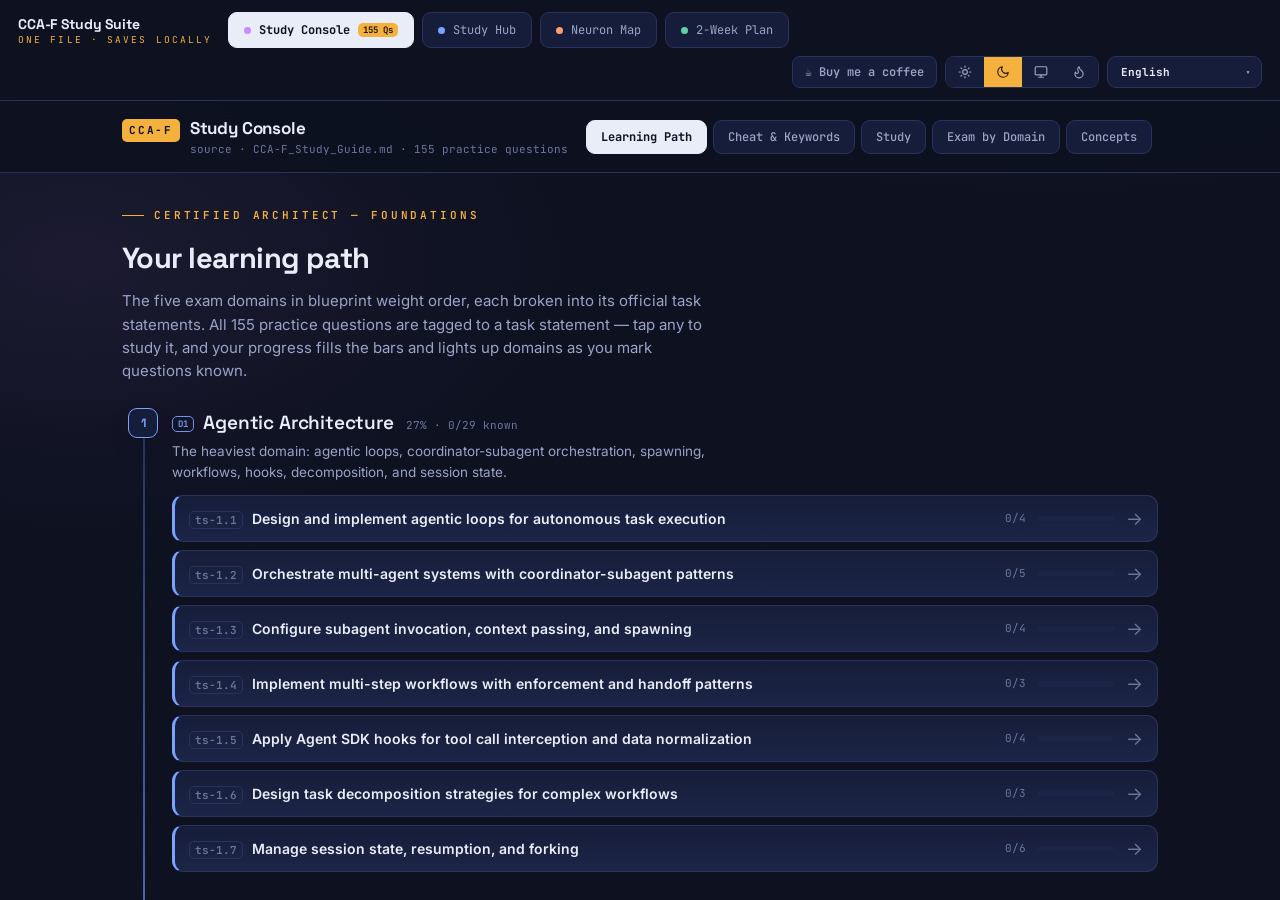
<file: index.html>
<!DOCTYPE html>
<html lang="en">
<head>
<meta charset="UTF-8">
<meta name="viewport" content="width=device-width, initial-scale=1.0">
<title>CCA-F Study Suite</title>
<script src="content.js" defer></script>
<script src="languages.config.js" defer></script>
<script src="languages.meta.js" defer></script>
<link rel="preconnect" href="https://fonts.googleapis.com">
<link rel="preconnect" href="https://fonts.gstatic.com" crossorigin>
<link href="https://fonts.googleapis.com/css2?family=Space+Grotesk:wght@400;500;600;700&family=Inter:wght@400;450;500;600&family=JetBrains+Mono:wght@400;500;600;700&display=swap" rel="stylesheet">
<link rel="stylesheet" href="style.css">
</head>
<body>

  <div id="shell-nav">
    <div class="brand">CCA-F Study Suite<small data-i18n-shell="brand_sub" data-en="ONE FILE · SAVES LOCALLY">ONE FILE · SAVES LOCALLY</small></div>
    <div class="shell-tabs-list">
      <div class="shell-tab on" data-pane="console"><span class="dot" style="background:#c98bff"></span><span data-i18n-shell="tab_console" data-en="Study Console">Study Console</span><span class="badge">155 Qs</span></div>
      <div class="shell-tab" data-pane="hub"><span class="dot" style="background:#7aa2ff"></span><span data-i18n-shell="tab_hub" data-en="Study Hub">Study Hub</span></div>
      <div class="shell-tab" data-pane="map"><span class="dot" style="background:#f7a072"></span><span data-i18n-shell="tab_map" data-en="Neuron Map">Neuron Map</span></div>
      <div class="shell-tab" data-pane="plan"><span class="dot" style="background:#5fd0a8"></span><span data-i18n-shell="tab_plan" data-en="2-Week Plan">2-Week Plan</span></div>
    </div>
    <button type="button" class="nav-toggle" id="shell-nav-toggle" aria-label="Show all tabs" aria-expanded="false">▾</button>
    <div id="nav-controls">
      <span id="navdonate-slot"></span>
      <div id="theme-toggle" class="pill-toggle">
        <button data-theme="light" onclick="window.__setTheme__('light')" title="Light" aria-label="Light theme">
          <svg viewBox="0 0 24 24" width="14" height="14" fill="none" stroke="currentColor" stroke-width="2" stroke-linecap="round" stroke-linejoin="round"><circle cx="12" cy="12" r="4"/><path d="M12 2v2M12 20v2M4.93 4.93l1.41 1.41M17.66 17.66l1.41 1.41M2 12h2M20 12h2M4.93 19.07l1.41-1.41M17.66 6.34l1.41-1.41"/></svg>
        </button>
        <button data-theme="dark" class="on" onclick="window.__setTheme__('dark')" title="Dark" aria-label="Dark theme">
          <svg viewBox="0 0 24 24" width="14" height="14" fill="none" stroke="currentColor" stroke-width="2" stroke-linecap="round" stroke-linejoin="round"><path d="M21 12.79A9 9 0 1 1 11.21 3 7 7 0 0 0 21 12.79z"/></svg>
        </button>
        <button data-theme="system" onclick="window.__setTheme__('system')" title="System" aria-label="System theme">
          <svg viewBox="0 0 24 24" width="14" height="14" fill="none" stroke="currentColor" stroke-width="2" stroke-linecap="round" stroke-linejoin="round"><rect x="2" y="3" width="20" height="14" rx="2"/><path d="M8 21h8M12 17v4"/></svg>
        </button>
        <button data-theme="sepia" onclick="window.__setTheme__('sepia')" title="Sepia" aria-label="Sepia theme">
          <svg viewBox="0 0 24 24" width="14" height="14" fill="none" stroke="currentColor" stroke-width="2" stroke-linecap="round" stroke-linejoin="round"><path d="M8.5 14.5A2.5 2.5 0 0 0 11 12c0-1.38-.5-2-1-3-1.072-2.143-.224-4.054 2-6 .5 2.5 2 4.9 4 6.5 2 1.6 3 3.5 3 5.5a7 7 0 1 1-14 0c0-1.153.433-2.294 1-3a2.5 2.5 0 0 0 2.5 2.5z"/></svg>
        </button>
      </div>
      <div class="select-wrap">
        <select id="lang-select" onchange="window.__setLang__(this.value)">
          <option value="en">English</option>
        </select>
      </div>
    </div>
  </div>
<div id="shell-panes">

  <div class="shell-pane on" id="pane-console"><div id="tool-console">
<header class="top">
  <div class="top-in">
    <div class="brand">
      <span class="mk">CCA-F</span>
      <div>
        <h1>Study Console</h1>
        <div class="src">source · CCA-F_Study_Guide.md · 155 practice questions</div>
      </div>
    </div>
    <nav class="tabs" id="tabs">
      <div class="tabs-list">
        <button class="tab on" data-v="path">Learning Path</button>
        <button class="tab" data-v="cheat">Cheat &amp; Keywords</button>
        <button class="tab" data-v="study">Study</button>
        <button class="tab" data-v="quiz">Exam by Domain</button>
        <button class="tab" data-v="concepts">Concepts</button>
      </div>
      <button type="button" class="nav-toggle" id="console-tabs-toggle" aria-label="Show all tabs" aria-expanded="false">▾</button>
    </nav>
  </div>
</header>

<main class="wrap">
  <!-- PATH -->
  <section class="view on" id="v-path">
    <div class="eyebrow">Certified Architect — Foundations</div>
    <h2 class="vt">Your learning path</h2>
    <p class="lede">The five exam domains in blueprint weight order, each broken into its official task statements. All 155 practice questions are tagged to a task statement — tap any to study it, and your progress fills the bars and lights up domains as you mark questions known.</p>
    <div class="spine" id="spine"></div>
  </section>

  <!-- CHEAT -->
  <section class="view" id="v-cheat">
    <div class="eyebrow">The shortcuts</div>
    <h2 class="vt">Cheat sheet, tricks &amp; keyword tells</h2>
    <p class="lede">The exam is a pattern-matching game. First the six principles that decide most questions — then a decision table: spot the <b>trigger</b> in the stem, apply the <b>pattern</b>, dodge the <b>trap</b> answer.</p>
    <div class="core" id="core"></div>
    <div class="rgroup" style="background:var(--amber-soft);border:1px solid #4a3a1c;border-left:3px solid var(--amber);margin-bottom:26px">
      <h4 style="color:var(--amber);margin-bottom:8px">Answer conflict flagged</h4>
      <p style="margin:0;font-size:13px;color:var(--ink2);line-height:1.55">
        One question pair has a genuinely conflicting correct answer in the source
        (narrative summary vs. structured data extraction for resuming a crashed session); it's flagged
        with a <b style="color:var(--rose)">⚠ answer conflict</b> badge when you study it, so you can judge it yourself.
      </p>
    </div>
    <div class="eyebrow" style="margin-bottom:14px;display:block">IF trigger → THEN pattern</div>
    <div id="rules"></div>
  </section>

  <!-- STUDY -->
  <section class="view" id="v-study">
    <div class="study-grid">
      <aside class="rail" id="study-rail"><div class="rail-head"><h5>Domains</h5><button type="button" class="rail-toggle" id="rail-toggle" aria-label="Show all domains" aria-expanded="false"><span class="rail-chevron">&#9660;</span></button></div><div id="rail" class="rail-scroll"></div></aside>
      <div>
        <div class="qhead">
          <span class="modname" id="s-modname">—</span>
          <span class="pill" id="s-count">0</span>
          <button class="mini" id="s-filter">All</button>
        </div>
        <div class="s-search-wrap">
          <input type="text" id="s-search" class="s-search" placeholder="search all questions… id, keyword, or category" autocomplete="off">
          <button type="button" id="s-search-clear" class="s-search-clear" aria-label="Clear search" hidden>&#10005;</button>
        </div>
        <div id="s-list"></div>
      </div>
    </div>
  </section>

  <!-- QUIZ -->
  <section class="view" id="v-quiz">
    <div class="quiz-wrap" id="quiz-root"></div>
  </section>

  <section class="view" id="v-concepts">
    <div id="concepts-root"></div>
  </section>

  <div class="foot">Built from CCA-F_Study_Guide.md · progress saved on this device · not affiliated with Anthropic's official exam</div>
</main>
  </div></div>
  <div class="shell-pane" id="pane-hub"><div id="tool-hub">
<header>
  <div class="wrap">
    <div class="eyebrow">Anthropic Certification · Exam Code CCA-F</div>
    <h1>Study Hub for the<br><span class="thin">Claude Certified Architect —</span> Foundations</h1>
    <p class="lede">Your 155 practice questions, collected and decoded. Not a question dump — a
      map. Follow the path by exam weight, then drill the triggers that turn a wall of scenario
      text into a single obvious answer.</p>
    <div class="facts">
      <div class="fact"><b>60</b> questions</div>
      <div class="fact"><b>5</b> domains</div>
      <div class="fact">proctored · <b>closed-book</b></div>
      <div class="fact">Pearson VUE · <b>$125</b></div>
      <div class="fact">source: <b>155</b> practice Qs</div>
    </div>
  </div>
</header>

<nav class="jump">
  <div class="wrap jump-inner">
    <a href="#path">01 · Learning Path</a>
    <a href="#domains">02 · Domain Decks</a>
    <a href="#decoder">03 · Rapid Decoder</a>
    <a href="#plan">04 · Study Plan</a>
  </div>
</nav>

<!-- ============ LEARNING PATH ============ -->
<section id="path">
  <div class="wrap">
    <div class="sec-head"><span class="sec-num">01</span><h2>The Learning Path</h2></div>
    <p class="sec-sub">Study in weight order — the exam rewards depth where the marks are. Domain 1
      alone is more than a quarter of the test. Each stage below is a stop; the domain decks in
      section 02 are the detail.</p>

    <div class="path">
      <div class="stage">
        <div class="badge" style="color:var(--d1)">D1<small>27%</small></div>
        <div class="stage-body">
          <h3>Agentic Architecture &amp; Orchestration</h3>
          <div class="weightbar"><i style="width:100%;background:var(--d1)"></i></div>
          <p>The heaviest domain and the heart of both quizzes. Know when a task is an agent vs. a
            workflow, the four workflow patterns, and how a coordinator drives subagents.</p>
          <div class="chips"><span class="chip">agentic search</span><span class="chip">prompt chaining</span><span class="chip">routing</span><span class="chip">orchestrator-workers</span><span class="chip">parallel Task calls</span><span class="chip">state &amp; resume</span></div>
        </div>
      </div>

      <div class="stage">
        <div class="badge" style="color:var(--d3)">D3<small>20%</small></div>
        <div class="stage-body">
          <h3>Claude Code Configuration &amp; Workflows</h3>
          <div class="weightbar"><i style="width:74%;background:var(--d3)"></i></div>
          <p>The most "mechanical" domain — the one you can lock down fastest. Built-in tools,
            sessions, CLAUDE.md, plan vs. direct execution, and the CLI flags.</p>
          <div class="chips"><span class="chip">Grep vs Glob</span><span class="chip">Read/Edit/Write</span><span class="chip">--resume / --continue</span><span class="chip">fork_session</span><span class="chip">--max-turns</span><span class="chip">CLAUDE.md</span></div>
        </div>
      </div>

      <div class="stage">
        <div class="badge" style="color:var(--d2)">D4<small>20%</small></div>
        <div class="stage-body">
          <h3>Prompt Engineering &amp; Structured Output</h3>
          <div class="weightbar"><i style="width:74%;background:var(--d2)"></i></div>
          <p>Where behaviour lives (system prompt), how to shape JSON output, and the standard fixes
            for hallucinated, mis-formatted, or missing fields.</p>
          <div class="chips"><span class="chip">system prompt</span><span class="chip">few-shot</span><span class="chip">prefill</span><span class="chip">return null</span><span class="chip">enum + other</span><span class="chip">tool_choice</span></div>
        </div>
      </div>

      <div class="stage">
        <div class="badge" style="color:var(--d4)">D2<small>18%</small></div>
        <div class="stage-body">
          <h3>Tool Design &amp; MCP Integration</h3>
          <div class="weightbar"><i style="width:67%;background:var(--d4)"></i></div>
          <p>Designing tools the model actually picks, MCP servers &amp; resources, and the one error
            pattern the exam tests over and over.</p>
          <div class="chips"><span class="chip">isError</span><span class="chip">structured errors</span><span class="chip">tool descriptions</span><span class="chip">MCP resources</span><span class="chip">purpose-specific tools</span><span class="chip">id + search</span></div>
        </div>
      </div>

      <div class="stage">
        <div class="badge" style="color:var(--d5)">D5<small>15%</small></div>
        <div class="stage-body">
          <h3>Context Management &amp; Reliability</h3>
          <div class="weightbar"><i style="width:56%;background:var(--d5)"></i></div>
          <p>Smallest slice, but full of easy points: the stateless API, summarization strategies,
            the Batch API economics, and compliance-grade guardrails.</p>
          <div class="chips"><span class="chip">stateless API</span><span class="chip">progressive summary</span><span class="chip">Batch API 50%</span><span class="chip">deterministic hook</span><span class="chip">structured handoff</span><span class="chip">prune context</span></div>
        </div>
      </div>
    </div>
  </div>
</section>

<!-- ============ DOMAIN DECKS ============ -->
<section id="domains">
  <div class="wrap">
    <div class="sec-head"><span class="sec-num">02</span><h2>Domain Decks</h2></div>
    <p class="sec-sub">Each deck has three layers: <b style="color:var(--lock)">rules</b> (when you see X,
      answer Y), <b style="color:var(--text)">traps</b> (the tempting wrong options these questions
      plant), and <b style="color:var(--signal)">keywords</b> (stem phrases that give the answer away).
      Filter to focus one domain at a time.</p>

    <div class="filterbar">
      <div class="fbtn on" data-f="all">All</div>
      <div class="fbtn" data-f="d1">D1 · Architecture</div>
      <div class="fbtn" data-f="d3">D3 · Claude Code</div>
      <div class="fbtn" data-f="d4">D4 · Prompting</div>
      <div class="fbtn" data-f="d2">D2 · Tools &amp; MCP</div>
      <div class="fbtn" data-f="d5">D5 · Context</div>
    </div>

    <!-- D1 -->
    <div class="card domaincard" data-d="d1" style="--accent:var(--d1)">
      <div class="card-top"><span class="dtag">DOMAIN 1</span><h3>Agentic Architecture &amp; Orchestration</h3><span class="card-w">27% · heaviest</span></div>

      <div class="block-label">Decision rules</div>
      <div class="rule"><div class="see">Reviews miss cross-file bugs; static prompt can't see the other files</div><div class="arrow">→</div><div class="ans"><b>Agentic search</b> — give tools to read/search, let it retrieve context</div></div>
      <div class="rule"><div class="see">Open-ended task over a huge codebase, no priorities given</div><div class="arrow">→</div><div class="ans">Map with <b>Glob/Grep</b>, prioritize high-impact, revise as you go</div></div>
      <div class="rule"><div class="see">"Follows the <em>same</em> N-step workflow for <em>every</em> input"</div><div class="arrow">→</div><div class="ans"><b>Prompt chaining</b> (fixed sequence)</div></div>
      <div class="rule"><div class="see">Inputs fall into distinct <em>categories</em> needing different handling</div><div class="arrow">→</div><div class="ans"><b>Routing</b></div></div>
      <div class="rule"><div class="see">Needed subtasks <em>vary unpredictably</em> per input</div><div class="arrow">→</div><div class="ans"><b>Orchestrator-workers</b> (dynamic delegation)</div></div>
      <div class="rule"><div class="see">Two independent subagents run one-after-another; want concurrency</div><div class="arrow">→</div><div class="ans">Emit <b>both Task calls in a single assistant message</b></div></div>
      <div class="rule"><div class="see">Coordinator "reasons" about delegating but nothing runs, no errors</div><div class="arrow">→</div><div class="ans"><b>"Task" missing from allowedTools</b></div></div>
      <div class="rule"><div class="see">Cut latency but keep monitoring/debugging</div><div class="arrow">→</div><div class="ans">Coordinator spawns <b>parallel subagents, flat hierarchy</b></div></div>
      <div class="rule"><div class="see">Synthesis agent: "no research findings were provided"</div><div class="arrow">→</div><div class="ans">Coordinator <b>didn't inject prior outputs</b> into its prompt</div></div>
      <div class="rule"><div class="see">Crash mid-run; resume without repeating work</div><div class="arrow">→</div><div class="ans"><b>Structured export</b> to known location + coordinator loads manifest</div></div>
      <div class="rule"><div class="see">Subagent too rigid, reports "insufficient results"</div><div class="arrow">→</div><div class="ans">Delegate with <b>goals &amp; success criteria</b>, not procedural scripts</div></div>
      <div class="rule"><div class="see">Query complexity varies; distribution is evolving</div><div class="arrow">→</div><div class="ans">Coordinator <b>dynamically decides</b> which subagents (no static classifier)</div></div>
      <div class="rule"><div class="see">Simple summary, coordinator already holds the context</div><div class="arrow">→</div><div class="ans">Coordinator <b>answers directly</b>; don't spawn a subagent</div></div>
      <div class="rule"><div class="see">Citations lost when synthesis merges findings</div><div class="arrow">→</div><div class="ans"><b>Structured claim-source mappings</b> carried end-to-end</div></div>
      <div class="rule"><div class="see">Analysis finds gaps but pipeline already finished searching</div><div class="arrow">→</div><div class="ans"><b>Closed feedback loop</b>: report gaps → re-search → re-analyze until sufficient</div></div>
      <div class="rule"><div class="see">"2024: 35%" vs "2022: 18%" flagged as contradictory</div><div class="arrow">→</div><div class="ans">Require <b>dates in structured outputs</b></div></div>

      <div class="block-label">Traps to reject</div>
      <ul class="traps">
        <li><b>Chain-of-thought</b> can't fix a <b>missing-context</b> problem — the model can't reason about code it never sees.</li>
        <li><b>Recursive / nested agent hierarchies</b> and <b>external message queues</b> wreck observability — the exam always prefers a flat coordinator.</li>
        <li><b>Automatic context inheritance</b> between subagents does not exist — the coordinator must pass everything explicitly.</li>
        <li>Adding <b>emphatic prompt instructions</b> asking for parallelism doesn't create it; the structural mechanism does.</li>
      </ul>

      <div class="block-label">Keyword triggers</div>
      <div class="keywords">
        <span class="kw"><span>same workflow every input</span> = chaining</span>
        <span class="kw"><span>distinct categories</span> = routing</span>
        <span class="kw"><span>varies unpredictably</span> = orchestrator</span>
        <span class="kw"><span>concurrently / parallel</span> = one message, many Task calls</span>
        <span class="kw"><span>no errors, no execution</span> = allowedTools</span>
        <span class="kw"><span>monitor &amp; debug</span> = flat hierarchy</span>
      </div>
    </div>

    <!-- D3 -->
    <div class="card domaincard" data-d="d3" style="--accent:var(--d3)">
      <div class="card-top"><span class="dtag">DOMAIN 3</span><h3>Claude Code Configuration &amp; Workflows</h3><span class="card-w">20%</span></div>

      <div class="block-label">Decision rules</div>
      <div class="rule"><div class="see">Find every file whose <em>contents</em> contain a pattern/import</div><div class="arrow">→</div><div class="ans"><b>Grep</b> (ripgrep)</div></div>
      <div class="rule"><div class="see">Find files by <em>name or path</em> pattern</div><div class="arrow">→</div><div class="ans"><b>Glob</b></div></div>
      <div class="rule"><div class="see">Insert into a repetitive file; Edit can't find a unique match</div><div class="arrow">→</div><div class="ans"><b>Read → modify in memory → Write</b> the whole file</div></div>
      <div class="rule"><div class="see">Cap iterations <em>and</em> dollars per invocation, in Claude Code itself</div><div class="arrow">→</div><div class="ans"><b>--max-turns</b> and <b>--max-budget-usd</b></div></div>
      <div class="rule"><div class="see">Resume a <em>specific named</em> session from days ago</div><div class="arrow">→</div><div class="ans"><b>--resume &lt;name&gt;</b> (not --continue, which is "most recent")</div></div>
      <div class="rule"><div class="see">Explore two approaches independently from one baseline</div><div class="arrow">→</div><div class="ans"><b>fork_session</b> / --fork-session into branches</div></div>
      <div class="rule"><div class="see">Resume, but a few files changed overnight</div><div class="arrow">→</div><div class="ans">Resume &amp; <b>tell it which files changed</b> for targeted re-read</div></div>
      <div class="rule"><div class="see">Generated tests/output ignore team standards "in the first place"</div><div class="arrow">→</div><div class="ans">Document standards in <b>CLAUDE.md</b></div></div>
      <div class="rule"><div class="see">Production bug, stack trace points at a specific spot</div><div class="arrow">→</div><div class="ans"><b>Direct execution</b> — read trace, read code, fix</div></div>
      <div class="rule"><div class="see">Unknown root cause, don't know which components</div><div class="arrow">→</div><div class="ans"><b>Dynamic replanning</b> — adapt as evidence emerges</div></div>
      <div class="rule"><div class="see">Long session, answers go generic / it "forgets"</div><div class="arrow">→</div><div class="ans"><b>Scratchpad file</b>, or summarize + subagent with fresh context</div></div>
      <div class="rule"><div class="see">Find callers when wrappers <em>rename</em> the function</div><div class="arrow">→</div><div class="ans"><b>Read wrappers to list all aliases, then Grep each</b></div></div>
      <div class="rule"><div class="see">Investigation spans more than one context window</div><div class="arrow">→</div><div class="ans">Spawn <b>scoped subagents</b>; main agent keeps the overview</div></div>

      <div class="block-label">Traps to reject</div>
      <ul class="traps">
        <li><b>Plan mode</b> for an already-localized bug — it's over-exploration; direct execution wins when the trace points somewhere.</li>
        <li><b>Reading all N files</b> to "build complete understanding" — start from the base class / entry point and trace outward.</li>
        <li><b>--continue</b> when the exam says "specific" or "named" — that only grabs the last conversation.</li>
        <li><b>/clear then re-read</b> — throws away the understanding you already built.</li>
      </ul>

      <div class="block-label">Keyword triggers</div>
      <div class="keywords">
        <span class="kw"><span>file contents / import</span> = Grep</span>
        <span class="kw"><span>filename / path</span> = Glob</span>
        <span class="kw"><span>can't find unique text</span> = Read+Write</span>
        <span class="kw"><span>named session</span> = --resume</span>
        <span class="kw"><span>independent branches</span> = fork_session</span>
        <span class="kw"><span>stack trace</span> = direct execution</span>
      </div>
    </div>

    <!-- D4 -->
    <div class="card domaincard" data-d="d4" style="--accent:var(--d2)">
      <div class="card-top"><span class="dtag">DOMAIN 4</span><h3>Prompt Engineering &amp; Structured Output</h3><span class="card-w">20%</span></div>

      <div class="block-label">Decision rules</div>
      <div class="rule"><div class="see">Behaviour/tone must persist across <em>all</em> interactions</div><div class="arrow">→</div><div class="ans"><b>System prompt</b></div></div>
      <div class="rule"><div class="see">Inject a live external status update for the next reply</div><div class="arrow">→</div><div class="ans">Add it to the <b>system prompt</b> before the next call</div></div>
      <div class="rule"><div class="see">Repetitive openers ("Certainly!", "I'd be happy to…")</div><div class="arrow">→</div><div class="ans"><b>Prefill</b> a partial assistant message</div></div>
      <div class="rule"><div class="see">Inconsistent format ("cotton blend" vs "Cotton/Poly mix")</div><div class="arrow">→</div><div class="ans"><b>Few-shot examples</b> of the canonical format</div></div>
      <div class="rule"><div class="see">Model invents values for fields not stated in source</div><div class="arrow">→</div><div class="ans">Instruct it to <b>return null</b> when info isn't present</div></div>
      <div class="rule"><div class="see">Recall misses because info appears in varied layouts</div><div class="arrow">→</div><div class="ans"><b>Few-shot across the format distribution</b></div></div>
      <div class="rule"><div class="see">Enum keeps failing as new categories appear</div><div class="arrow">→</div><div class="ans">Add <b>"other" + a detail string field</b></div></div>
      <div class="rule"><div class="see">Invoice line items don't sum to the stated total</div><div class="arrow">→</div><div class="ans">Capture <b>calculated_total AND stated_total</b>, flag mismatches</div></div>
      <div class="rule"><div class="see">Semantic errors slip past JSON schema validation</div><div class="arrow">→</div><div class="ans"><b>Field-level confidence</b> + calibrated review thresholds</div></div>
      <div class="rule"><div class="see">Dependent tools; one must run first (needs the other's output)</div><div class="arrow">→</div><div class="ans"><b>tool_choice = that specific tool</b> on turn 1, then back to auto</div></div>
      <div class="rule"><div class="see">Ambiguous request; too many clarifying questions cause drop-off</div><div class="arrow">→</div><div class="ans"><b>State assumptions &amp; proceed</b>; save questions for irreversible actions</div></div>

      <div class="block-label">Traps to reject</div>
      <ul class="traps">
        <li><b>Making fields required</b> to stop nulls — that forces the model to <b>invent</b> values.</li>
        <li><b>Temperature = 0</b> to fix format/hallucination — determinism just makes the wrong answer consistent.</li>
        <li><b>Upgrading the model tier</b> as a first move — the exam wants you to fix the prompt/schema.</li>
        <li><b>tool_choice="any"</b> for ordering — forces <em>a</em> tool, not the <em>right</em> one; and "reorder the array" relies on undocumented behaviour.</li>
      </ul>

      <div class="block-label">Keyword triggers</div>
      <div class="keywords">
        <span class="kw"><span>persist across all</span> = system prompt</span>
        <span class="kw"><span>repetitive openers</span> = prefill</span>
        <span class="kw"><span>canonical format</span> = few-shot</span>
        <span class="kw"><span>not stated in source</span> = return null</span>
        <span class="kw"><span>new categories appear</span> = enum + other</span>
        <span class="kw"><span>must run first</span> = tool_choice specific</span>
      </div>
    </div>

    <!-- D2 -->
    <div class="card domaincard" data-d="d2" style="--accent:var(--d4)">
      <div class="card-top"><span class="dtag">DOMAIN 2</span><h3>Tool Design &amp; MCP Integration</h3><span class="card-w">18%</span></div>

      <div class="block-label">Decision rules</div>
      <div class="rule"><div class="see">Tool fails; how to signal the error to the agent</div><div class="arrow">→</div><div class="ans">Error text in <b>content</b> with <b>isError: true</b></div></div>
      <div class="rule"><div class="see">Agent retries permanent errors, escalates transient ones</div><div class="arrow">→</div><div class="ans"><b>Structured error metadata</b>: category, <b>retryable</b> bool, cause</div></div>
      <div class="rule"><div class="see">Agent ignores your MCP tool, uses Grep/Write/sed instead</div><div class="arrow">→</div><div class="ans"><b>Improve the tool description</b> (capabilities, outputs, when to use)</div></div>
      <div class="rule"><div class="see">Standard third-party service data (Jira tickets)</div><div class="arrow">→</div><div class="ans"><b>Integrate an existing MCP server</b></div></div>
      <div class="rule"><div class="see">Exploratory calls, no visibility into server content, context exhaustion</div><div class="arrow">→</div><div class="ans">Expose content as <b>MCP resources</b></div></div>
      <div class="rule"><div class="see">One generic free-text tool gives ambiguous output</div><div class="arrow">→</div><div class="ans"><b>Split into purpose-specific tools</b> with I/O contracts</div></div>
      <div class="rule"><div class="see">Semantically overlapping tools cause mis-selection</div><div class="arrow">→</div><div class="ans"><b>Consolidate/merge</b> with an action parameter</div></div>
      <div class="rule"><div class="see">Agent picks wrong tool among 18</div><div class="arrow">→</div><div class="ans">Give each agent a <b>small, role-relevant tool set</b> (4–5)</div></div>
      <div class="rule"><div class="see">Agent omits required params / mis-structures data</div><div class="arrow">→</div><div class="ans"><b>Clear parameter descriptions</b> with format hints</div></div>
      <div class="rule"><div class="see">Wrong entity picked (nicknames, rematches, formats)</div><div class="arrow">→</div><div class="ans">Replace params with an <b>id</b> + a separate <b>search/lookup tool</b></div></div>
      <div class="rule"><div class="see">Model proceeds on low-confidence / over-asks for review</div><div class="arrow">→</div><div class="ans">Return a <b>requires_review bool</b> from tested thresholds + reasons</div></div>
      <div class="rule"><div class="see">How does the agent reach tools across 3 MCP servers?</div><div class="arrow">→</div><div class="ans">All discovered <b>at connection</b>, available <b>simultaneously</b></div></div>

      <div class="block-label">Traps to reject</div>
      <ul class="traps">
        <li><b>Returning empty results</b> or <b>throwing exceptions</b> on tool failure — breaks the protocol; use isError + message.</li>
        <li><b>Removing the competing tool</b> or adding <b>prompt routing rules</b> to force MCP adoption — fix the description instead.</li>
        <li><b>Building a custom MCP server / curl in Bash</b> for standard service data — an existing server is the answer.</li>
        <li><b>An extra analyze_error tool</b> — put the metadata in the original response; don't add a round-trip.</li>
      </ul>

      <div class="block-label">Keyword triggers</div>
      <div class="keywords">
        <span class="kw"><span>Operation failed / uniform errors</span> = structured metadata</span>
        <span class="kw"><span>agent won't use the tool</span> = better description</span>
        <span class="kw"><span>Jira / standard service</span> = existing MCP server</span>
        <span class="kw"><span>no visibility / exploratory</span> = MCP resources</span>
        <span class="kw"><span>overlapping tools</span> = consolidate</span>
      </div>
    </div>

    <!-- D5 -->
    <div class="card domaincard" data-d="d5" style="--accent:var(--d5)">
      <div class="card-top"><span class="dtag">DOMAIN 5</span><h3>Context Management &amp; Reliability</h3><span class="card-w">15%</span></div>

      <div class="block-label">Decision rules</div>
      <div class="rule"><div class="see">Agent re-asks for info given earlier in the chat</div><div class="arrow">→</div><div class="ans">API is <b>stateless</b> — pass the <b>full messages array</b> each request</div></div>
      <div class="rule"><div class="see">Returning customer; old tool results now stale</div><div class="arrow">→</div><div class="ans"><b>New session + structured summary + fresh tool calls</b></div></div>
      <div class="rule"><div class="see">Multi-issue conversation nearing the context limit</div><div class="arrow">→</div><div class="ans"><b>Progressive summarization</b>: compress resolved, keep active verbatim</div></div>
      <div class="rule"><div class="see">Story/persistent facts must stay consistent over 40+ turns</div><div class="arrow">→</div><div class="ans"><b>"Story bible"</b> retained section; summarize only the ephemeral part</div></div>
      <div class="rule"><div class="see">Tool outputs (40+ fields) bloating the context</div><div class="arrow">→</div><div class="ans"><b>Prune to task-relevant fields</b> (not a vector DB, not prose)</div></div>
      <div class="rule"><div class="see">Non-blocking work, want the 50% discount</div><div class="arrow">→</div><div class="ans"><b>Batch API</b> — suitability = results useful up to <b>24h</b> later</div></div>
      <div class="rule"><div class="see">Batch window vs SLA math</div><div class="arrow">→</div><div class="ans"><b>max wait + 24h ≤ SLA</b>, leave a cushion</div></div>
      <div class="rule"><div class="see">3% of batch failed with context_length_exceeded</div><div class="arrow">→</div><div class="ans"><b>Chunk only the failures</b>, extract per chunk, merge</div></div>
      <div class="rule"><div class="see">Rule "cannot be left to model discretion" (e.g. $500 refund)</div><div class="arrow">→</div><div class="ans"><b>Deterministic hook</b> outside the model</div></div>
      <div class="rule"><div class="see">When should the agent escalate to a human?</div><div class="arrow">→</div><div class="ans">Natural-language criteria: <b>asks for human / policy exception / no progress</b></div></div>
      <div class="rule"><div class="see">Escalating mid-case to a human without your transcript</div><div class="arrow">→</div><div class="ans"><b>Structured handoff</b>: id, root cause, amount, recommended action</div></div>
      <div class="rule"><div class="see">Backend fails but you can still explain / verify</div><div class="arrow">→</div><div class="ans"><b>Graceful degradation</b>: give partial value, be honest, offer options</div></div>

      <div class="block-label">Traps to reject</div>
      <ul class="traps">
        <li><b>Emphatic prompts / few-shot</b> for a compliance rule — "cannot be left to model discretion" rules out any prompt-only fix.</li>
        <li><b>Sliding window</b> that silently drops the very issue the user later asks about.</li>
        <li><b>max_tokens</b> to fix context_length_exceeded — that's <b>output</b> length, not input.</li>
        <li><b>Reprocessing the whole batch</b> to fix a 3% failure — target only the failures.</li>
        <li><b>Dumping the full transcript</b> on escalation — the human wants a one-screen brief.</li>
      </ul>

      <div class="block-label">Keyword triggers</div>
      <div class="keywords">
        <span class="kw"><span>asks for name again</span> = stateless, pass history</span>
        <span class="kw"><span>50% discount / 24 hours</span> = Batch API</span>
        <span class="kw"><span>cannot be left to discretion</span> = hook</span>
        <span class="kw"><span>context_length_exceeded</span> = chunk failures</span>
        <span class="kw"><span>human won't see transcript</span> = structured handoff</span>
      </div>
    </div>
  </div>
</section>

<!-- ============ RAPID DECODER ============ -->
<section id="decoder">
  <div class="wrap">
    <div class="sec-head"><span class="sec-num">03</span><h2>Rapid Decoder</h2></div>
    <p class="sec-sub">The whole cheat sheet in one searchable table. Type a symptom, a keyword, or a
      domain code (d1–d5) and drill until the mapping is automatic. This is your last-hour review.</p>

    <div class="decoder-tools">
      <input id="search" type="text" placeholder="filter… try 'parallel', 'null', 'batch', 'grep', 'escalate'">
      <span class="count" id="count"></span>
    </div>

    <table class="decode">
      <thead><tr><th>When you see…</th><th>Lock in…</th></tr></thead>
      <tbody id="decodeBody"><!-- filled by JS --></tbody>
    </table>
    <div class="noresult hidden" id="noresult">No match — try a shorter word.</div>
  </div>
</section>

<!-- ============ STUDY PLAN ============ -->
<section id="plan">
  <div class="wrap">
    <div class="sec-head"><span class="sec-num">04</span><h2>How to Run Your Deep Dive</h2></div>
    <p class="sec-sub">You said you'll deep-dive next. Here's a sequence that spends your time where the
      marks are and turns recognition into recall.</p>
    <div class="plan">
      <div class="plan-item"><div class="n">STEP 01</div><h4>Skim by weight</h4><p>Read D1 and D3/D4 decks first. They're 67% of the exam. Don't open a single practice question yet — learn the <em>rules</em> cold.</p></div>
      <div class="plan-item"><div class="n">STEP 02</div><h4>Attach rules to questions</h4><p>Now work the 155 Qs. For each, name the trigger phrase <em>before</em> reading the options. If you can't, that rule needs another pass.</p></div>
      <div class="plan-item"><div class="n">STEP 03</div><h4>Mine the traps</h4><p>Every wrong answer you pick maps to a trap in these decks. Log which trap fooled you — patterns repeat far more than facts.</p></div>
      <div class="plan-item"><div class="n">STEP 04</div><h4>Decoder-only review</h4><p>Final day: section 03 alone. Filter by domain, cover the right column, recite the answer. When it's reflex, you're ready.</p></div>
    </div>
  </div>
</section>

<footer>
  <div class="wrap">
    Built from your two study guides — CCA Foundations Quiz 1 and the Interactive Quiz, 155 questions total, mapped to the official CCA-F blueprint: 5 domains → 30 task statements → 59 concepts.
    Rules and traps are distilled from the answer explanations in those files.
    <div class="src">Exam facts verified against Anthropic's certification program (Pearson VUE, 5-domain blueprint) · not affiliated with Anthropic · verify current exam details before you register.</div>
  </div>
</footer>
  </div></div>
  <div class="shell-pane" id="pane-map"><div id="tool-map">
<div class="wrap">
  <div class="eyebrow">CCA-F · Concept Network</div>
  <h1>The Neuron Map</h1>
  <p class="sub">Five domains, their core concepts, and the <b style="color:var(--signal)">synapses</b> —
    the ideas that fire across domain lines. The dashed arcs are where the exam reuses one principle in
    two places. That's exactly where mixed-domain questions come from.</p>
  <div class="hint">▸ <b>Tap or hover</b> any node to fire its connections. Tap the background to reset.</div>

  <div class="legend" id="legend"></div>

  <div class="stage">
    <svg id="map" viewBox="0 0 1700 1700" role="img" aria-label="CCA-F concept network map"></svg>
  </div>
  <div class="foot">Solid lines = domain structure · dashed arcs = cross-domain synapses · node size follows exam weight</div>
</div>
  </div></div>
  <div class="shell-pane" id="pane-plan"><div id="tool-plan">
<div class="wrap">
  <div class="eyebrow">CCA-F · 14-Day Sprint</div>
  <h1>Your 2-Week Study Path</h1>
  <p class="sub">Week 1 builds recognition — learn the rules cold, one domain at a time, weighted by
    the exam. Week 2 is pure drilling — mocks, trap repair, and recall until the answers are reflex.
    Tick tasks as you go; your progress saves automatically.</p>

  <div class="prog">
    <span class="lbl">Progress</span>
    <div class="bar"><i id="fill"></i></div>
    <span class="pct" id="pct">0%</span>
    <button class="reset" id="reset">reset</button>
  </div>
  <div id="storageStatus" class="storage-status"></div>
  <div id="fallbackBar" class="fallback-bar">
    <span id="fallbackMsg"></span>
    <span class="fallback-actions">
      <button class="fb-btn" id="fbDownload">Download save-file</button>
      <button class="fb-btn" id="fbLoad">Load save-file</button>
      <input type="file" id="fbInput" accept=".json,.txt" style="display:none">
    </span>
  </div>


  <!-- WEEK 1 -->
  <div class="weekhead"><h2>Week 1</h2><span class="tag">LEARN</span><span class="goal">Goal: name the trigger before reading the options</span></div>

  <div class="day" style="--accent:var(--muted)" data-day="1">
    <div class="day-top"><span class="daynum">1</span><span class="dtag" style="--accent:var(--muted)">ORIENT</span><h3>Map the territory</h3><span class="time">~1 hr · light</span></div>
    <ul class="tasks">
      <li data-t="1-1"><span class="box"><svg viewBox="0 0 24 24" fill="none" stroke="currentColor" stroke-width="3.4" stroke-linecap="round" stroke-linejoin="round"><polyline points="4 12 9 17 20 6"></polyline></svg></span><span class="txt">Read the <b>Study Hub</b> learning path end to end — get the 5 domains and their weights <span class="asset">study hub</span></span></li>
      <li data-t="1-2"><span class="box"><svg viewBox="0 0 24 24" fill="none" stroke="currentColor" stroke-width="3.4" stroke-linecap="round" stroke-linejoin="round"><polyline points="4 12 9 17 20 6"></polyline></svg></span><span class="txt">Explore the <b>Neuron Map</b>; tap every node once, trace the amber synapses <span class="asset">neuron map</span></span></li>
      <li data-t="1-3"><span class="box"><svg viewBox="0 0 24 24" fill="none" stroke="currentColor" stroke-width="3.4" stroke-linecap="round" stroke-linejoin="round"><polyline points="4 12 9 17 20 6"></polyline></svg></span><span class="txt">Skim both quiz guides once — <b>don't answer yet</b>, just feel the question style</span></li>
    </ul>
  </div>

  <div class="day" style="--accent:var(--d1)" data-day="2">
    <div class="day-top"><span class="daynum">2</span><span class="dtag" style="--accent:var(--d1)">D1 · 27%</span><h3>Agentic Architecture — part 1</h3><span class="time">~1.5 hrs</span></div>
    <ul class="tasks">
      <li data-t="2-1"><span class="box"><svg viewBox="0 0 24 24" fill="none" stroke="currentColor" stroke-width="3.4" stroke-linecap="round" stroke-linejoin="round"><polyline points="4 12 9 17 20 6"></polyline></svg></span><span class="txt">Study <b>workflow vs agent</b> + the <b>four workflow patterns</b> (chaining / routing / parallel / orchestrator)</span></li>
      <li data-t="2-2"><span class="box"><svg viewBox="0 0 24 24" fill="none" stroke="currentColor" stroke-width="3.4" stroke-linecap="round" stroke-linejoin="round"><polyline points="4 12 9 17 20 6"></polyline></svg></span><span class="txt">Nail the chaining-vs-orchestrator line: <b>fixed set of subtasks vs dynamic</b></span></li>
      <li data-t="2-3"><span class="box"><svg viewBox="0 0 24 24" fill="none" stroke="currentColor" stroke-width="3.4" stroke-linecap="round" stroke-linejoin="round"><polyline points="4 12 9 17 20 6"></polyline></svg></span><span class="txt">Answer the first half of the D1 questions; log every trigger phrase</span></li>
    </ul>
  </div>

  <div class="day" style="--accent:var(--d1)" data-day="3">
    <div class="day-top"><span class="daynum">3</span><span class="dtag" style="--accent:var(--d1)">D1 · 27%</span><h3>Agentic Architecture — part 2</h3><span class="time">~1.5 hrs</span></div>
    <ul class="tasks">
      <li data-t="3-1"><span class="box"><svg viewBox="0 0 24 24" fill="none" stroke="currentColor" stroke-width="3.4" stroke-linecap="round" stroke-linejoin="round"><polyline points="4 12 9 17 20 6"></polyline></svg></span><span class="txt">Master the <b>orchestrator–subagent</b> model: stateless calls, explicit context passing, flat hierarchy</span></li>
      <li data-t="3-2"><span class="box"><svg viewBox="0 0 24 24" fill="none" stroke="currentColor" stroke-width="3.4" stroke-linecap="round" stroke-linejoin="round"><polyline points="4 12 9 17 20 6"></polyline></svg></span><span class="txt">Memorize the mechanics: <b>Task = parallel</b>, missing Task tool = silent no-op, goals &gt; scripts</span></li>
      <li data-t="3-3"><span class="box"><svg viewBox="0 0 24 24" fill="none" stroke="currentColor" stroke-width="3.4" stroke-linecap="round" stroke-linejoin="round"><polyline points="4 12 9 17 20 6"></polyline></svg></span><span class="txt">Finish the D1 questions; note which <b>trap</b> caught any misses</span></li>
    </ul>
  </div>

  <div class="day" style="--accent:var(--d3)" data-day="4">
    <div class="day-top"><span class="daynum">4</span><span class="dtag" style="--accent:var(--d3)">D3 · 20%</span><h3>Claude Code Config &amp; Workflows</h3><span class="time">~1.5 hrs</span></div>
    <ul class="tasks">
      <li data-t="4-1"><span class="box"><svg viewBox="0 0 24 24" fill="none" stroke="currentColor" stroke-width="3.4" stroke-linecap="round" stroke-linejoin="round"><polyline points="4 12 9 17 20 6"></polyline></svg></span><span class="txt">Drill the tools: <b>Grep vs Glob</b>, Read/Edit/Write, and when Edit fails → Read+Write</span></li>
      <li data-t="4-2"><span class="box"><svg viewBox="0 0 24 24" fill="none" stroke="currentColor" stroke-width="3.4" stroke-linecap="round" stroke-linejoin="round"><polyline points="4 12 9 17 20 6"></polyline></svg></span><span class="txt">Sessions: <b>--resume vs --continue vs fork</b>; caps; CLAUDE.md; plan vs direct execution</span></li>
      <li data-t="4-3"><span class="box"><svg viewBox="0 0 24 24" fill="none" stroke="currentColor" stroke-width="3.4" stroke-linecap="round" stroke-linejoin="round"><polyline points="4 12 9 17 20 6"></polyline></svg></span><span class="txt">Answer all D3 questions <span class="asset">study hub · D3 deck</span></span></li>
    </ul>
  </div>

  <div class="day" style="--accent:var(--d4)" data-day="5">
    <div class="day-top"><span class="daynum">5</span><span class="dtag" style="--accent:var(--d4)">D4 · 20%</span><h3>Prompt Engineering &amp; Structured Output</h3><span class="time">~1.5 hrs</span></div>
    <ul class="tasks">
      <li data-t="5-1"><span class="box"><svg viewBox="0 0 24 24" fill="none" stroke="currentColor" stroke-width="3.4" stroke-linecap="round" stroke-linejoin="round"><polyline points="4 12 9 17 20 6"></polyline></svg></span><span class="txt">Where behaviour lives: <b>system prompt</b>; fixing output with <b>few-shot / prefill / return null</b></span></li>
      <li data-t="5-2"><span class="box"><svg viewBox="0 0 24 24" fill="none" stroke="currentColor" stroke-width="3.4" stroke-linecap="round" stroke-linejoin="round"><polyline points="4 12 9 17 20 6"></polyline></svg></span><span class="txt">Schema tricks: <b>enum + other</b>, calculated vs stated totals, field-level confidence, tool_choice</span></li>
      <li data-t="5-3"><span class="box"><svg viewBox="0 0 24 24" fill="none" stroke="currentColor" stroke-width="3.4" stroke-linecap="round" stroke-linejoin="round"><polyline points="4 12 9 17 20 6"></polyline></svg></span><span class="txt">Answer all D4 questions <span class="asset">study hub · D4 deck</span></span></li>
    </ul>
  </div>

  <div class="day" style="--accent:var(--d2)" data-day="6">
    <div class="day-top"><span class="daynum">6</span><span class="dtag" style="--accent:var(--d2)">D2 · 18%</span><h3>Tool Design &amp; MCP Integration</h3><span class="time">~1.5 hrs</span></div>
    <ul class="tasks">
      <li data-t="6-1"><span class="box"><svg viewBox="0 0 24 24" fill="none" stroke="currentColor" stroke-width="3.4" stroke-linecap="round" stroke-linejoin="round"><polyline points="4 12 9 17 20 6"></polyline></svg></span><span class="txt">The one they test most: <b>isError + structured error metadata</b> (retryable, cause)</span></li>
      <li data-t="6-2"><span class="box"><svg viewBox="0 0 24 24" fill="none" stroke="currentColor" stroke-width="3.4" stroke-linecap="round" stroke-linejoin="round"><polyline points="4 12 9 17 20 6"></polyline></svg></span><span class="txt"><b>Descriptions drive selection</b>; MCP resources; purpose-specific tools; id + search pattern</span></li>
      <li data-t="6-3"><span class="box"><svg viewBox="0 0 24 24" fill="none" stroke="currentColor" stroke-width="3.4" stroke-linecap="round" stroke-linejoin="round"><polyline points="4 12 9 17 20 6"></polyline></svg></span><span class="txt">Answer all D2 questions <span class="asset">study hub · D2 deck</span></span></li>
    </ul>
  </div>

  <div class="day" style="--accent:var(--d5)" data-day="7">
    <div class="day-top"><span class="daynum">7</span><span class="dtag" style="--accent:var(--d5)">D5 · 15%</span><h3>Context, Reliability + Week 1 review</h3><span class="time">~1.5 hrs</span></div>
    <ul class="tasks">
      <li data-t="7-1"><span class="box"><svg viewBox="0 0 24 24" fill="none" stroke="currentColor" stroke-width="3.4" stroke-linecap="round" stroke-linejoin="round"><polyline points="4 12 9 17 20 6"></polyline></svg></span><span class="txt">Stateless API, progressive summary, <b>Batch API (50% / 24h)</b>, deterministic hooks, handoffs</span></li>
      <li data-t="7-2"><span class="box"><svg viewBox="0 0 24 24" fill="none" stroke="currentColor" stroke-width="3.4" stroke-linecap="round" stroke-linejoin="round"><polyline points="4 12 9 17 20 6"></polyline></svg></span><span class="txt">Answer all D5 questions</span></li>
      <li data-t="7-3"><span class="box"><svg viewBox="0 0 24 24" fill="none" stroke="currentColor" stroke-width="3.4" stroke-linecap="round" stroke-linejoin="round"><polyline points="4 12 9 17 20 6"></polyline></svg></span><span class="txt"><b>Re-walk the neuron map synapses</b> — these become week 2's mixed questions <span class="asset">neuron map</span></span></li>
    </ul>
  </div>

  <!-- WEEK 2 -->
  <div class="weekhead"><h2>Week 2</h2><span class="tag">DRILL</span><span class="goal">Goal: turn recognition into reflex, kill the traps</span></div>

  <div class="day milestone" data-day="8">
    <div class="day-top"><span class="daynum">8</span><span class="dtag" style="--accent:var(--signal)">★ MOCK 1</span><h3>First full timed mock</h3><span class="time">~1.5 hrs</span></div>
    <ul class="tasks">
      <li data-t="8-1"><span class="box"><svg viewBox="0 0 24 24" fill="none" stroke="currentColor" stroke-width="3.4" stroke-linecap="round" stroke-linejoin="round"><polyline points="4 12 9 17 20 6"></polyline></svg></span><span class="txt">Sit a <b>weighted, timed mock</b> — no notes, exam conditions <span class="asset">ask me to run it</span></span></li>
      <li data-t="8-2"><span class="box"><svg viewBox="0 0 24 24" fill="none" stroke="currentColor" stroke-width="3.4" stroke-linecap="round" stroke-linejoin="round"><polyline points="4 12 9 17 20 6"></polyline></svg></span><span class="txt">Score it; write down your <b>two weakest domains</b> and the trap types that hit</span></li>
    </ul>
  </div>

  <div class="day" style="--accent:var(--d1)" data-day="9">
    <div class="day-top"><span class="daynum">9</span><span class="dtag" style="--accent:var(--d1)">REPAIR</span><h3>Fix weak domain #1</h3><span class="time">~1.5 hrs</span></div>
    <ul class="tasks">
      <li data-t="9-1"><span class="box"><svg viewBox="0 0 24 24" fill="none" stroke="currentColor" stroke-width="3.4" stroke-linecap="round" stroke-linejoin="round"><polyline points="4 12 9 17 20 6"></polyline></svg></span><span class="txt">Re-study your weakest domain's deck; re-read the <b>traps</b> section slowly</span></li>
      <li data-t="9-2"><span class="box"><svg viewBox="0 0 24 24" fill="none" stroke="currentColor" stroke-width="3.4" stroke-linecap="round" stroke-linejoin="round"><polyline points="4 12 9 17 20 6"></polyline></svg></span><span class="txt">Ask me for a <b>focused set</b> of fresh scenarios on that domain only</span></li>
    </ul>
  </div>

  <div class="day" style="--accent:var(--d4)" data-day="10">
    <div class="day-top"><span class="daynum">10</span><span class="dtag" style="--accent:var(--d4)">REPAIR</span><h3>Fix weak domain #2 + trap clinic</h3><span class="time">~1.5 hrs</span></div>
    <ul class="tasks">
      <li data-t="10-1"><span class="box"><svg viewBox="0 0 24 24" fill="none" stroke="currentColor" stroke-width="3.4" stroke-linecap="round" stroke-linejoin="round"><polyline points="4 12 9 17 20 6"></polyline></svg></span><span class="txt">Same treatment for your <b>second weakest</b> domain</span></li>
      <li data-t="10-2"><span class="box"><svg viewBox="0 0 24 24" fill="none" stroke="currentColor" stroke-width="3.4" stroke-linecap="round" stroke-linejoin="round"><polyline points="4 12 9 17 20 6"></polyline></svg></span><span class="txt"><b>Trap clinic</b>: revisit every wrong answer so far, name the trap that fooled you</span></li>
    </ul>
  </div>

  <div class="day" style="--accent:var(--signal)" data-day="11">
    <div class="day-top"><span class="daynum">11</span><span class="dtag" style="--accent:var(--signal)">SYNAPSES</span><h3>Cross-domain mixed drill</h3><span class="time">~1 hr</span></div>
    <ul class="tasks">
      <li data-t="11-1"><span class="box"><svg viewBox="0 0 24 24" fill="none" stroke="currentColor" stroke-width="3.4" stroke-linecap="round" stroke-linejoin="round"><polyline points="4 12 9 17 20 6"></polyline></svg></span><span class="txt">Work the <b>mixed / scenario</b> questions that blend two domains <span class="asset">neuron map arcs</span></span></li>
      <li data-t="11-2"><span class="box"><svg viewBox="0 0 24 24" fill="none" stroke="currentColor" stroke-width="3.4" stroke-linecap="round" stroke-linejoin="round"><polyline points="4 12 9 17 20 6"></polyline></svg></span><span class="txt">For each, name <b>both</b> domains in play before answering</span></li>
    </ul>
  </div>

  <div class="day milestone" data-day="12">
    <div class="day-top"><span class="daynum">12</span><span class="dtag" style="--accent:var(--signal)">★ MOCK 2</span><h3>Second timed mock</h3><span class="time">~1.5 hrs</span></div>
    <ul class="tasks">
      <li data-t="12-1"><span class="box"><svg viewBox="0 0 24 24" fill="none" stroke="currentColor" stroke-width="3.4" stroke-linecap="round" stroke-linejoin="round"><polyline points="4 12 9 17 20 6"></polyline></svg></span><span class="txt">Sit a fresh weighted mock; <b>compare score to Mock 1</b></span></li>
      <li data-t="12-2"><span class="box"><svg viewBox="0 0 24 24" fill="none" stroke="currentColor" stroke-width="3.4" stroke-linecap="round" stroke-linejoin="round"><polyline points="4 12 9 17 20 6"></polyline></svg></span><span class="txt">Any domain still below target → one last targeted pass</span></li>
    </ul>
  </div>

  <div class="day" style="--accent:var(--d3)" data-day="13">
    <div class="day-top"><span class="daynum">13</span><span class="dtag" style="--accent:var(--d3)">RECALL</span><h3>Rapid decoder review</h3><span class="time">~1 hr · light</span></div>
    <ul class="tasks">
      <li data-t="13-1"><span class="box"><svg viewBox="0 0 24 24" fill="none" stroke="currentColor" stroke-width="3.4" stroke-linecap="round" stroke-linejoin="round"><polyline points="4 12 9 17 20 6"></polyline></svg></span><span class="txt">Cover the right column of the <b>Rapid Decoder</b>; recite each answer from the trigger <span class="asset">study hub · §03</span></span></li>
      <li data-t="13-2"><span class="box"><svg viewBox="0 0 24 24" fill="none" stroke="currentColor" stroke-width="3.4" stroke-linecap="round" stroke-linejoin="round"><polyline points="4 12 9 17 20 6"></polyline></svg></span><span class="txt">Flashcard only the rules that still don't come instantly</span></li>
    </ul>
  </div>

  <div class="day milestone" data-day="14">
    <div class="day-top"><span class="daynum">14</span><span class="dtag" style="--accent:var(--signal)">EXAM-READY</span><h3>Light review + logistics</h3><span class="time">~40 min</span></div>
    <ul class="tasks">
      <li data-t="14-1"><span class="box"><svg viewBox="0 0 24 24" fill="none" stroke="currentColor" stroke-width="3.4" stroke-linecap="round" stroke-linejoin="round"><polyline points="4 12 9 17 20 6"></polyline></svg></span><span class="txt">Skim the neuron map + decoder only — <b>no new material</b></span></li>
      <li data-t="14-2"><span class="box"><svg viewBox="0 0 24 24" fill="none" stroke="currentColor" stroke-width="3.4" stroke-linecap="round" stroke-linejoin="round"><polyline points="4 12 9 17 20 6"></polyline></svg></span><span class="txt">Confirm exam logistics: Pearson VUE booking, ID, quiet space, system check</span></li>
      <li data-t="14-3"><span class="box"><svg viewBox="0 0 24 24" fill="none" stroke="currentColor" stroke-width="3.4" stroke-linecap="round" stroke-linejoin="round"><polyline points="4 12 9 17 20 6"></polyline></svg></span><span class="txt">Stop early. Rest. You've earned the confidence.</span></li>
    </ul>
  </div>

  <div class="note">Assumes ~1–2 hrs/day with the exam at the end of week 2. Heavier days (mocks) sit on days you likely have more time — shuffle them to fit your week. Progress saves automatically to this browser on this device — no buttons, no codes. Keep this exact HTML file in one place and reopen it from there each time.</div>
</div>
  </div></div>
</div>

<script src="script.js" defer></script>
</body>
</html>
</file>
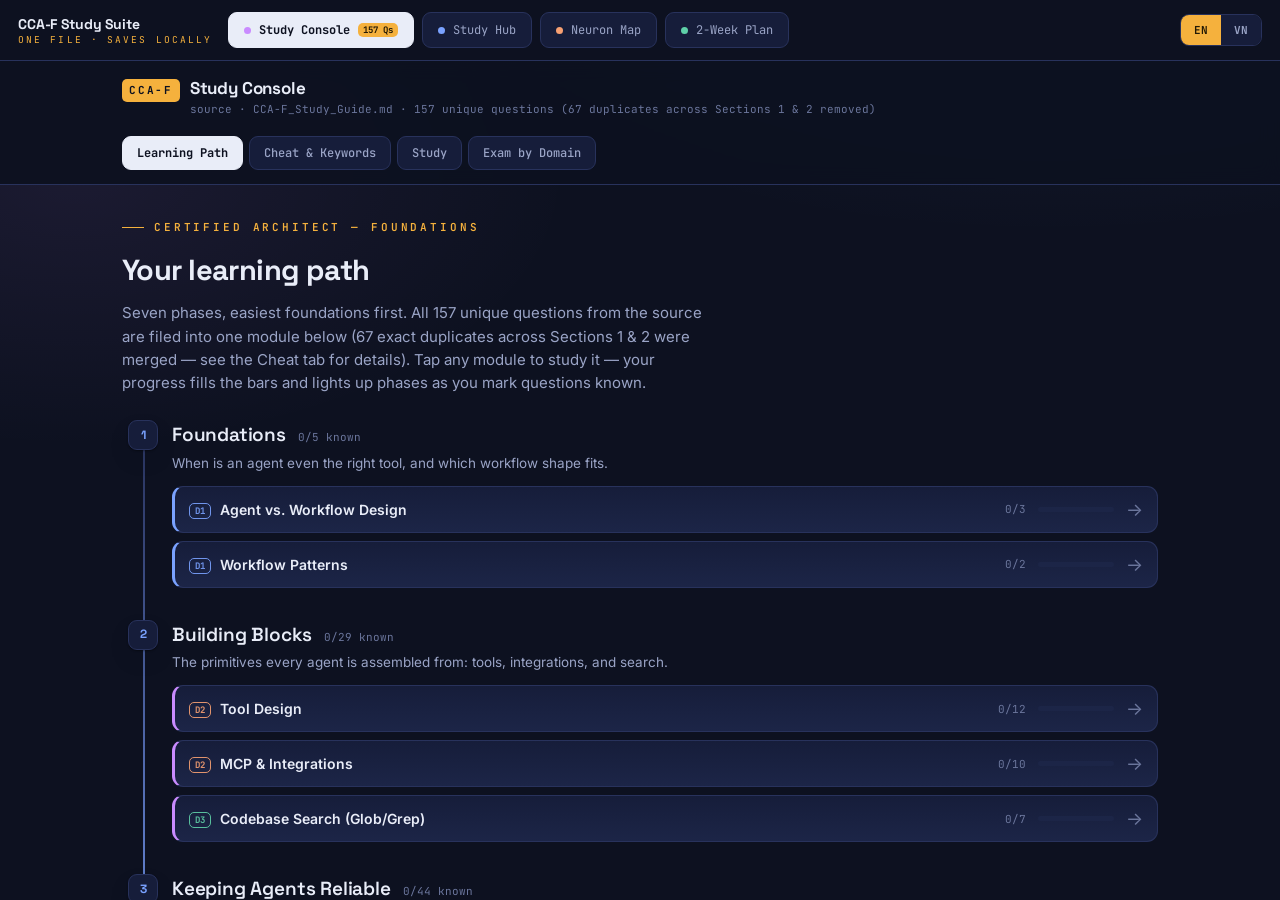
<file: cca-f-study-suite-vn.html>
<!DOCTYPE html>
<html lang="en">
<head>
<meta charset="UTF-8">
<meta name="viewport" content="width=device-width, initial-scale=1.0">
<title>CCA-F Study Suite</title>
<link rel="preconnect" href="https://fonts.googleapis.com">
<link rel="preconnect" href="https://fonts.gstatic.com" crossorigin>
<link href="https://fonts.googleapis.com/css2?family=Space+Grotesk:wght@500;600;700&family=Inter:wght@400;450;500;600&family=JetBrains+Mono:wght@400;500;600;700&display=swap" rel="stylesheet">
<link href="https://fonts.googleapis.com/css2?family=Space+Grotesk:wght@500;600;700&family=Inter:wght@400;500;600&family=JetBrains+Mono:wght@400;500;700&display=swap" rel="stylesheet">
<link href="https://fonts.googleapis.com/css2?family=Space+Grotesk:wght@400;500;600;700&family=Inter:wght@400;500;600&family=JetBrains+Mono:wght@400;500;700&display=swap" rel="stylesheet">
<style>
  html,body{margin:0;padding:0}
  body{background:#0d1120;font-family:'JetBrains Mono',monospace;-webkit-overflow-scrolling:touch}
  #shell-nav{position:sticky;top:0;z-index:50;display:flex;gap:8px;padding:12px 18px;
    background:#0d1120;border-bottom:1px solid #28325c;align-items:center;flex-wrap:wrap}
  #shell-nav .brand{font-family:'Space Grotesk','JetBrains Mono',sans-serif;font-weight:700;
    color:#e9edf8;font-size:14px;margin-right:8px;letter-spacing:-.01em}
  #shell-nav .brand small{color:#f5b13d;font-family:'JetBrains Mono',monospace;font-size:9.5px;
    letter-spacing:.22em;display:block;font-weight:400}
  .shell-tab{cursor:pointer;font-family:'JetBrains Mono',monospace;font-size:12px;color:#9aa4c6;
    background:#161d3a;border:1px solid #28325c;padding:9px 15px;border-radius:9px;
    display:flex;align-items:center;gap:8px;transition:.15s;user-select:none}
  .shell-tab:hover{color:#e9edf8;border-color:#6b769c}
  .shell-tab .dot{width:7px;height:7px;border-radius:50%}
  .shell-tab.on{color:#0d1120;background:#e9edf8;border-color:#e9edf8;font-weight:700}
  .shell-tab .badge{font-size:9px;background:#f5b13d;color:#241a05;padding:1px 5px;border-radius:5px;font-weight:700}
  .shell-pane{display:none}
  .shell-pane.on{display:block}
  #tool-console,#tool-hub,#tool-map,#tool-plan{height:auto!important;min-height:0!important;
    overflow:visible!important;max-height:none!important}

@media (min-width: 900px) {
  html, body { height: 100%; }
  body { display:flex; flex-direction:column; height:100vh; overflow:hidden; }
  #shell-nav { flex-shrink:0; }
  #shell-panes { flex:1; position:relative; min-height:0; }
  .shell-pane { position:absolute; inset:0; overflow:auto; }
  #tool-console .top { position:sticky; top:0; z-index:5; }
  #tool-console .rail { position:sticky; top:100px; max-height:calc(100vh - 175px); overflow-y:auto; }
  #tool-hub nav.jump { position:sticky; top:0; z-index:5; }
}

  #lang-toggle{margin-left:auto;display:flex;border:1px solid #28325c;border-radius:9px;overflow:hidden}
  #lang-toggle button{cursor:pointer;font-family:'JetBrains Mono',monospace;font-size:11px;font-weight:700;padding:8px 13px;background:#161d3a;color:#9aa4c6;border:none}
  #lang-toggle button.on{background:#f5b13d;color:#241a05}
#tool-console{
  
  --paper:#0d1120;        
  --ink:#e9edf8;           
  --ink2:#9aa4c6;          
  --ink3:#6b769c;          
  --line:#28325c;          
  --panel:#161d3a;         
  --panel2:#1c2547;        
  --indigo:#7aa2ff;        
  --indigo-soft:#182456;   
  --teal:#4fd6be;          
  --teal-soft:#12332c;
  --amber:#f5b13d;         
  --amber-soft:#3a2c12;
  --rose:#e56b9e;          
  --rose-soft:#3a1f30;
  --shadow:0 1px 2px rgba(0,0,0,.4),0 10px 28px -12px rgba(0,0,0,.6);
  --mono:'JetBrains Mono',ui-monospace,SFMono-Regular,Menlo,monospace;
  --disp:'Space Grotesk',system-ui,sans-serif;
  --body:'Inter',system-ui,-apple-system,sans-serif;
  
  --d1:#7aa2ff; --d2:#c98bff; --d3:#5fd0a8; --d4:#f7a072; --d5:#e56b9e;
}
#tool-console *{box-sizing:border-box}
#tool-console, #tool-console{margin:0}
#tool-console{
  background:
    radial-gradient(1200px 600px at 82% -10%, rgba(122,162,255,.10), transparent 60%),
    radial-gradient(900px 500px at 6% 6%, rgba(201,139,255,.08), transparent 55%),
    var(--paper);
  color:var(--ink);font-family:var(--body);font-size:15px;line-height:1.55;-webkit-font-smoothing:antialiased
}
#tool-console button{font-family:inherit;cursor:pointer;border:none;background:none;color:inherit}
#tool-console ::selection{background:var(--amber);color:#241a05}
#tool-console .top{position:static;background:rgba(13,17,32,.95);backdrop-filter:blur(10px);border-bottom:1px solid var(--line)}
#tool-console .top-in{max-width:1080px;margin:0 auto;padding:14px 22px;display:flex;align-items:center;gap:18px;flex-wrap:wrap}
#tool-console .brand{display:flex;align-items:baseline;gap:10px;margin-right:auto}
#tool-console .brand .mk{font-family:var(--mono);font-size:11px;letter-spacing:.16em;color:var(--paper);background:var(--amber);padding:3px 7px;border-radius:5px;font-weight:700}
#tool-console .brand h1{font-family:var(--disp);font-size:17px;font-weight:700;margin:0;letter-spacing:-.01em;color:var(--ink)}
#tool-console .brand .src{font-family:var(--mono);font-size:11px;color:var(--ink3)}
#tool-console .tabs{display:flex;gap:6px;flex-wrap:wrap}
#tool-console .tab{font-family:var(--mono);font-size:12px;font-weight:500;color:var(--ink2);background:var(--panel);border:1px solid var(--line);padding:8px 14px;border-radius:9px;transition:.15s;white-space:nowrap}
#tool-console .tab:hover{color:var(--ink);border-color:var(--ink3)}
#tool-console .tab.on{background:var(--ink);color:var(--paper);border-color:var(--ink);font-weight:700}
#tool-console .wrap{max-width:1080px;margin:0 auto;padding:34px 22px 90px}
#tool-console .view{display:none;animation:fade .3s ease}
#tool-console .view.on{display:block}

@keyframes fade{from{opacity:0;transform:translateY(6px)}to{opacity:1;transform:none}}
#tool-console .eyebrow{font-family:var(--mono);font-size:11px;letter-spacing:.26em;text-transform:uppercase;color:var(--amber);font-weight:600;display:flex;align-items:center;gap:10px}
#tool-console .eyebrow::before{content:"";width:22px;height:1px;background:var(--amber);flex:none}
#tool-console h2.vt{font-family:var(--disp);font-size:29px;font-weight:700;letter-spacing:-.02em;margin:12px 0 8px;color:var(--ink)}
#tool-console .lede{color:var(--ink2);max-width:66ch;margin:0 0 26px}
#tool-console .spine{position:relative;margin-left:6px;padding-left:44px}
#tool-console .spine::before{content:"";position:absolute;left:15px;top:12px;bottom:12px;width:2px;background:linear-gradient(var(--line),var(--indigo),var(--line))}
#tool-console .phase{position:relative;margin-bottom:32px}
#tool-console .node{position:absolute;left:-44px;top:0;width:30px;height:30px;border-radius:9px;background:var(--panel);border:1px solid var(--line);display:grid;place-items:center;font-family:var(--disp);font-size:12px;font-weight:700;color:var(--indigo);z-index:2;box-shadow:var(--shadow)}
#tool-console .phase.done .node{background:var(--teal);color:var(--paper);border-color:var(--teal)}
#tool-console .ph-head{display:flex;align-items:baseline;gap:12px;flex-wrap:wrap}
#tool-console .ph-head h3{font-family:var(--disp);font-size:19px;font-weight:600;margin:0;letter-spacing:-.01em;color:var(--ink)}
#tool-console .ph-prog{font-family:var(--mono);font-size:11px;color:var(--ink3)}
#tool-console .ph-desc{color:var(--ink2);font-size:13.5px;margin:3px 0 12px;max-width:64ch}
#tool-console .mods{display:grid;gap:8px}
#tool-console .mod{display:flex;align-items:center;gap:12px;background:linear-gradient(180deg,var(--panel),var(--panel2));border:1px solid var(--line);border-left:3px solid var(--indigo);border-radius:11px;padding:12px 14px;text-align:left;width:100%;transition:.15s}
#tool-console .phase:nth-of-type(5n+1) .mod{border-left-color:var(--d1)}
#tool-console .phase:nth-of-type(5n+2) .mod{border-left-color:var(--d2)}
#tool-console .phase:nth-of-type(5n+3) .mod{border-left-color:var(--d3)}
#tool-console .phase:nth-of-type(5n+4) .mod{border-left-color:var(--d4)}
#tool-console .phase:nth-of-type(5n+5) .mod{border-left-color:var(--d5)}
#tool-console .mod:hover{border-color:var(--ink3);box-shadow:var(--shadow);transform:translateX(2px)}
#tool-console .mod .nm{font-weight:600;font-size:14px;flex:1;color:var(--ink)}
#tool-console .mod .ct{font-family:var(--mono);font-size:11px;color:var(--ink3)}
#tool-console .bar{height:5px;border-radius:3px;background:var(--panel2);overflow:hidden;width:76px;flex:none}
#tool-console .bar>i{display:block;height:100%;background:var(--teal);width:0;transition:width .4s}
#tool-console .mod .go{font-size:18px;color:var(--ink3);transition:.15s}
#tool-console .mod:hover .go{color:var(--amber);transform:translateX(2px)}
#tool-console .core{display:grid;grid-template-columns:repeat(auto-fill,minmax(280px,1fr));gap:12px;margin-bottom:34px}
#tool-console .core .c{background:linear-gradient(180deg,var(--panel),var(--panel2));border:1px solid var(--line);border-left:3px solid var(--indigo);border-radius:13px;padding:16px 17px}
#tool-console .core .c:nth-of-type(6n+1){border-left-color:var(--d1)}
#tool-console .core .c:nth-of-type(6n+2){border-left-color:var(--d2)}
#tool-console .core .c:nth-of-type(6n+3){border-left-color:var(--d3)}
#tool-console .core .c:nth-of-type(6n+4){border-left-color:var(--d4)}
#tool-console .core .c:nth-of-type(6n+5){border-left-color:var(--d5)}
#tool-console .core .c:nth-of-type(6n+6){border-left-color:var(--amber)}
#tool-console .core .c b{font-family:var(--disp);font-size:15px;display:block;margin-bottom:5px;color:var(--ink)}
#tool-console .core .c p{margin:0;font-size:13px;color:var(--ink2);line-height:1.5}
#tool-console .rgroup{margin-bottom:30px;background:linear-gradient(180deg,var(--panel),var(--panel2));border:1px solid var(--line);border-radius:14px;padding:18px 20px}
#tool-console .rgroup:nth-of-type(6n+1){border-left:3px solid var(--d1)}
#tool-console .rgroup:nth-of-type(6n+2){border-left:3px solid var(--d2)}
#tool-console .rgroup:nth-of-type(6n+3){border-left:3px solid var(--d3)}
#tool-console .rgroup:nth-of-type(6n+4){border-left:3px solid var(--d4)}
#tool-console .rgroup:nth-of-type(6n+5){border-left:3px solid var(--d5)}
#tool-console .rgroup:nth-of-type(6n+6){border-left:3px solid var(--amber)}
#tool-console .rgroup>h4{font-family:var(--mono);font-size:11px;letter-spacing:.14em;text-transform:uppercase;color:var(--ink3);border-bottom:none;padding-bottom:0;margin:0 0 12px;font-weight:600;display:flex;align-items:center;gap:8px}
#tool-console .rgroup>h4::before{content:"";width:6px;height:6px;border-radius:2px;background:var(--amber)}
#tool-console .rule{display:grid;grid-template-columns:1fr auto 1.05fr;gap:12px;align-items:center;border:none;border-radius:0;overflow:visible;margin-bottom:0;background:transparent;padding:11px 0;border-bottom:1px dashed var(--line)}
#tool-console .rule:last-child{border-bottom:none}
#tool-console .rule>div{padding:0}
#tool-console .rif{background:transparent}
#tool-console .rif .k{font-family:var(--mono);font-size:9.5px;letter-spacing:.12em;color:var(--ink3);display:block;margin-bottom:3px}
#tool-console .rif .t{font-size:13px;color:var(--ink2);line-height:1.45}
#tool-console .rarrow{display:grid;place-items:center;background:transparent;color:var(--amber);font-family:var(--mono);font-weight:700;font-size:15px;padding:0 !important}
#tool-console .rthen{background:transparent}
#tool-console .rthen .k{font-family:var(--mono);font-size:9.5px;letter-spacing:.12em;color:var(--teal);display:block;margin-bottom:3px;font-weight:600}
#tool-console .rthen .t{font-size:13px;color:var(--ink);line-height:1.45;font-weight:600}
#tool-console .rtrap{margin-top:7px;font-size:12px;color:var(--rose);display:flex;gap:6px;align-items:baseline}
#tool-console .rtrap b{font-family:var(--mono);font-size:10px;letter-spacing:.1em;flex:none}
#tool-console .study-grid{display:grid;grid-template-columns:230px 1fr;gap:24px;align-items:start}
#tool-console .rail{position:static;max-height:none;display:flex;flex-direction:column}
#tool-console .rail h5{font-family:var(--mono);font-size:11px;letter-spacing:.12em;text-transform:uppercase;color:var(--ink3);margin:0 0 8px;flex-shrink:0}
#tool-console .rail-group{font-family:var(--mono);font-size:9.5px;letter-spacing:.14em;text-transform:uppercase;color:var(--gold,#f5b13d);margin:14px 0 6px;padding-left:2px;opacity:.85}
#tool-console .rail-group:first-of-type{margin-top:0}
#tool-console .rail-scroll{overflow-y:auto;min-height:0;flex:1}
#tool-console .rail button{display:flex;justify-content:space-between;gap:8px;width:100%;text-align:left;padding:8px 11px;border-radius:8px;font-size:13px;color:var(--ink2);transition:.12s;margin-bottom:2px;border:1px solid transparent}
#tool-console .rail button:hover{background:var(--panel);border-color:var(--line)}
#tool-console .rail button.on{background:var(--ink);color:var(--paper);font-weight:700;border-color:var(--ink)}
#tool-console .rail button .n{font-family:var(--mono);font-size:11px;opacity:.7}
#tool-console .domchip{font-family:var(--mono);font-size:9px;font-weight:700;border:1px solid;border-radius:5px;
  padding:1px 5px;margin-right:5px;vertical-align:middle;opacity:.9}
#tool-console .qdgroup{margin-bottom:16px}
#tool-console .qdhead{display:flex;align-items:center;gap:10px;cursor:pointer;padding:8px 10px;border-left:3px solid;
  border-radius:6px;background:var(--panel2);margin-bottom:8px;user-select:none}
#tool-console .qdhead:hover{filter:brightness(1.15)}
#tool-console .qdcode{font-family:var(--mono);font-weight:700;font-size:11px;border:1px solid;border-radius:5px;padding:1px 6px}
#tool-console .qdlabel{font-weight:600;font-size:13px}
#tool-console .qdweight{margin-left:auto;font-family:var(--mono);font-size:11px;color:var(--ink3)}
#tool-console .qdchips{padding-left:4px}
#tool-console .kwrow{display:flex;flex-wrap:wrap;gap:6px;margin:10px 0 2px}
#tool-console .kwchip{font-family:var(--mono);font-size:10.5px;color:var(--gold,#f5b13d);
  background:rgba(245,177,61,.08);border:1px solid rgba(245,177,61,.35);
  padding:3px 8px;border-radius:6px;white-space:nowrap}
#tool-console .qhead{display:flex;align-items:center;gap:10px;flex-wrap:wrap;margin-bottom:16px}
#tool-console .qhead .modname{font-family:var(--disp);font-size:20px;font-weight:700;margin-right:auto;color:var(--ink)}
#tool-console .pill{font-family:var(--mono);font-size:11px;padding:4px 9px;border-radius:20px;background:var(--panel);border:1px solid var(--line);color:var(--ink2);font-weight:500}
#tool-console .card{background:linear-gradient(180deg,var(--panel),var(--panel2));border:1px solid var(--line);border-left:3px solid var(--indigo);border-radius:14px;padding:20px 22px;margin-bottom:14px;box-shadow:var(--shadow)}
#tool-console .card .qn{font-family:var(--mono);font-size:11px;color:var(--amber);font-weight:600;letter-spacing:.08em}
#tool-console .card .qtext{font-size:15px;margin:6px 0 14px;line-height:1.55;color:var(--ink)}
#tool-console .opt{display:flex;gap:11px;padding:11px 13px;border:1px solid var(--line);background:var(--panel);border-radius:10px;margin-bottom:7px;font-size:13.5px;line-height:1.45;transition:.12s;text-align:left;width:100%;align-items:flex-start;color:var(--ink2)}
#tool-console .opt:hover{border-color:var(--ink3)}
#tool-console .opt .lt{font-family:var(--mono);font-weight:700;font-size:12px;width:20px;height:20px;border-radius:6px;background:var(--panel2);color:var(--ink2);display:grid;place-items:center;flex:none;margin-top:1px}
#tool-console .opt.correct{border-color:var(--teal);background:var(--teal-soft);color:var(--ink)}
#tool-console .opt.correct .lt{background:var(--teal);color:var(--paper)}
#tool-console .opt.wrong{border-color:var(--rose);background:var(--rose-soft);color:var(--ink)}
#tool-console .opt.wrong .lt{background:var(--rose);color:var(--paper)}
#tool-console .why{background:var(--panel2);border-left:3px solid var(--amber);border-radius:0 9px 9px 0;padding:12px 15px;font-size:13px;color:var(--ink2);margin-top:12px;line-height:1.55}
#tool-console .why b{color:var(--amber);font-family:var(--mono);font-size:10px;letter-spacing:.12em;text-transform:uppercase}
#tool-console .qactions{display:flex;gap:8px;margin-top:14px;flex-wrap:wrap}
#tool-console .mini{font-size:12px;font-weight:600;padding:7px 13px;border-radius:8px;border:1px solid var(--line);color:var(--ink2);transition:.12s;background:var(--panel)}
#tool-console .mini:hover{border-color:var(--ink3);color:var(--ink)}
#tool-console .mini.act.known{background:var(--teal);color:var(--paper);border-color:var(--teal)}
#tool-console .mini.act.review{background:var(--amber);color:var(--paper);border-color:var(--amber)}
#tool-console .mini.reveal{background:var(--ink);color:var(--paper);border-color:var(--ink)}
#tool-console .quiz-wrap{max-width:640px;margin:0 auto}
#tool-console .qbar{height:6px;border-radius:4px;background:var(--panel2);overflow:hidden;margin-bottom:6px}
#tool-console .qbar>i{display:block;height:100%;background:linear-gradient(90deg,var(--indigo),var(--teal));width:0;transition:width .3s}
#tool-console .qmeta{display:flex;justify-content:space-between;font-family:var(--mono);font-size:11px;color:var(--ink3);margin-bottom:18px}
#tool-console .quiz-opt{cursor:pointer}
#tool-console .score{text-align:center;padding:40px 20px}
#tool-console .score .big{font-family:var(--disp);font-size:56px;font-weight:700;letter-spacing:-.03em;line-height:1}
#tool-console .score .lab{color:var(--ink2);margin:8px 0 22px}
#tool-console .setup{background:linear-gradient(180deg,var(--panel),var(--panel2));border:1px solid var(--line);border-radius:14px;padding:22px;box-shadow:var(--shadow);max-width:520px;margin:10px auto}
#tool-console .setup h3{font-family:var(--disp);margin:0 0 4px;font-size:20px;color:var(--ink)}
#tool-console .chips{display:flex;flex-wrap:wrap;gap:7px;margin:14px 0}
#tool-console .chip{font-family:var(--mono);font-size:11.5px;padding:7px 12px;border-radius:20px;border:1px solid var(--line);background:var(--panel);color:var(--ink2);transition:.12s}
#tool-console .chip:hover{color:var(--ink)}
#tool-console .chip.on{background:var(--ink);color:var(--paper);border-color:var(--ink);font-weight:700}
#tool-console .btn{background:var(--amber);color:var(--paper);font-weight:700;font-size:14px;padding:11px 20px;border-radius:10px;transition:.15s;box-shadow:var(--shadow)}
#tool-console .btn:hover{filter:brightness(1.08)}
#tool-console .btn.ghost{background:transparent;color:var(--ink);border:1px solid var(--line);box-shadow:none}
#tool-console .btn.ghost:hover{border-color:var(--ink3)}
#tool-console .row{display:flex;gap:10px;flex-wrap:wrap;align-items:center}
#tool-console .foot{text-align:center;font-family:var(--mono);font-size:11px;color:var(--ink3);margin-top:40px}
@media(max-width:720px){#tool-console .study-grid{grid-template-columns:1fr}
#tool-console .rail{position:static;display:flex;gap:6px;overflow-x:auto;padding-bottom:8px}
#tool-console .rail h5{display:none}
#tool-console .rail button{white-space:nowrap;margin-bottom:0}
#tool-console .rule{grid-template-columns:1fr;gap:4px}
#tool-console .rarrow{display:none}
#tool-console .rif .t::after{content:""}
#tool-console h2.vt{font-size:24px}}
#tool-plan{
    --ink:#0d1120; --ink-2:#111730; --surface:#161d3a; --surface-2:#1c2547; --line:#28325c;
    --text:#e9edf8; --muted:#9aa4c6; --dim:#6b769c; --signal:#f5b13d; --done:#4fd6be;
    --d1:#7aa2ff; --d2:#f7a072; --d3:#5fd0a8; --d4:#c98bff; --d5:#e56b9e;
  }
#tool-plan *{box-sizing:border-box;margin:0;padding:0}
#tool-plan{
    background:radial-gradient(1100px 560px at 78% -8%, rgba(122,162,255,.10), transparent 60%),var(--ink);
    color:var(--text);font-family:'Inter',system-ui,sans-serif;line-height:1.5;
    -webkit-font-smoothing:antialiased;padding:34px 16px 60px
  }
#tool-plan .wrap{max-width:940px;margin:0 auto}
#tool-plan .eyebrow{font-family:'JetBrains Mono',monospace;font-size:11px;letter-spacing:.26em;
    text-transform:uppercase;color:var(--signal)}
#tool-plan h1{font-family:'Space Grotesk',sans-serif;font-weight:700;font-size:clamp(1.7rem,5vw,2.6rem);
    letter-spacing:-.02em;margin:8px 0 8px}
#tool-plan .sub{color:var(--muted);max-width:64ch;font-size:.97rem}
#tool-plan .prog{margin:22px 0 30px;background:var(--surface);border:1px solid var(--line);
    border-radius:14px;padding:16px 18px;display:flex;align-items:center;gap:16px;flex-wrap:wrap}
#tool-plan .prog .bar{flex:1;min-width:180px;height:9px;background:var(--ink-2);border-radius:6px;overflow:hidden}
#tool-plan .prog .bar i{display:block;height:100%;width:0;border-radius:6px;
    background:linear-gradient(90deg,var(--d1),var(--done));transition:width .4s ease}
#tool-plan .prog .pct{font-family:'JetBrains Mono',monospace;font-size:13px;color:var(--done);font-weight:700}
#tool-plan .prog .lbl{font-family:'JetBrains Mono',monospace;font-size:12px;color:var(--muted)}
#tool-plan .reset{margin-left:auto;font-family:'JetBrains Mono',monospace;font-size:11px;cursor:pointer;
    background:transparent;border:1px solid var(--line);color:var(--dim);padding:6px 11px;border-radius:8px}
#tool-plan .reset:hover{color:var(--text);border-color:var(--muted)}
#tool-plan .weekhead{display:flex;align-items:baseline;gap:14px;margin:34px 0 4px}
#tool-plan .weekhead h2{font-family:'Space Grotesk',sans-serif;font-size:1.4rem;font-weight:600}
#tool-plan .weekhead .tag{font-family:'JetBrains Mono',monospace;font-size:11px;color:var(--signal);
    border:1px solid var(--signal);padding:3px 9px;border-radius:20px}
#tool-plan .weekhead .goal{color:var(--muted);font-size:.9rem;margin-left:auto}
#tool-plan .day{background:linear-gradient(180deg,var(--surface),var(--ink-2));border:1px solid var(--line);
    border-radius:14px;padding:18px 20px;margin-top:14px;border-left:3px solid var(--accent);position:relative}
#tool-plan .day.milestone{border-left-color:var(--signal);background:linear-gradient(180deg,rgba(245,177,61,.09),var(--ink-2))}
#tool-plan .day-top{display:flex;align-items:center;gap:12px;flex-wrap:wrap;margin-bottom:4px}
#tool-plan .daynum{font-family:'Space Grotesk',sans-serif;font-weight:700;font-size:1.05rem;
    width:34px;height:34px;border-radius:9px;display:grid;place-items:center;
    background:var(--ink);border:1px solid var(--line);color:var(--accent);flex-shrink:0}
#tool-plan .day.milestone .daynum{color:var(--signal)}
#tool-plan .dtag{font-family:'JetBrains Mono',monospace;font-size:10.5px;color:var(--accent);
    border:1px solid var(--accent);border-radius:5px;padding:2px 7px}
#tool-plan .day h3{font-family:'Space Grotesk',sans-serif;font-size:1.12rem;font-weight:600}
#tool-plan .time{margin-left:auto;font-family:'JetBrains Mono',monospace;font-size:11px;color:var(--muted)}
#tool-plan .tasks{list-style:none;margin-top:12px;display:grid;gap:9px}
#tool-plan .tasks li{display:flex;gap:11px;align-items:flex-start;font-size:.93rem;color:var(--muted);cursor:pointer}
#tool-plan .tasks li .box{width:19px;height:19px;border-radius:6px;border:1.6px solid var(--line);flex-shrink:0;
    margin-top:1px;display:grid;place-items:center;transition:.15s;background:var(--ink)}
#tool-plan .tasks li .box svg{width:13px;height:13px;opacity:0;transition:.15s;stroke:var(--ink)}
#tool-plan .tasks li.on .box{background:var(--done);border-color:var(--done)}
#tool-plan .tasks li.on .box svg{opacity:1}
#tool-plan .tasks li.on .txt{color:var(--dim);text-decoration:line-through;text-decoration-color:var(--line)}
#tool-plan .txt b{color:var(--text);font-weight:600}
#tool-plan .asset{font-family:'JetBrains Mono',monospace;font-size:10px;color:var(--signal);
    background:rgba(245,177,61,.1);padding:1px 6px;border-radius:5px;margin-left:6px;white-space:nowrap}
#tool-plan .note{font-family:'JetBrains Mono',monospace;font-size:11px;color:var(--dim);
    margin-top:26px;border-top:1px solid var(--line);padding-top:16px}
#tool-plan .storage-status{font-family:'JetBrains Mono',monospace;font-size:11px;margin:-20px 0 26px;
    padding:9px 14px;border-radius:9px;display:none}
#tool-plan .storage-status.ok{display:block;color:var(--done);background:rgba(79,214,190,.08);border:1px solid rgba(79,214,190,.25)}
#tool-plan .storage-status.fail{display:block;color:var(--signal);background:rgba(245,177,61,.08);border:1px solid rgba(245,177,61,.3)}
#tool-plan .fallback-bar{display:none;align-items:center;justify-content:space-between;gap:12px;flex-wrap:wrap;
    background:var(--surface);border:1px solid var(--line);border-radius:12px;
    padding:11px 15px;margin:-16px 0 28px;font-family:'JetBrains Mono',monospace;font-size:11.5px;color:var(--muted)}
#tool-plan .fallback-bar.show{display:flex}
#tool-plan .fallback-actions{display:flex;gap:8px;flex-shrink:0}
#tool-plan .fb-btn{font-family:'JetBrains Mono',monospace;font-size:11px;cursor:pointer;
    background:var(--ink);border:1px solid var(--line);color:var(--text);padding:7px 12px;border-radius:8px}
#tool-plan .fb-btn:hover{border-color:var(--done);color:var(--done)}
@media(max-width:560px){#tool-plan .time{margin-left:0;width:100%}}
#tool-hub{
    --ink:#0d1120;         
    --ink-2:#111730;
    --surface:#161d3a;
    --surface-2:#1c2547;
    --line:#28325c;
    --text:#e9edf8;
    --muted:#9aa4c6;
    --dim:#6b769c;
    --signal:#f5b13d;      
    --lock:#4fd6be;        
    --d1:#7aa2ff;          
    --d2:#c98bff;
    --d3:#5fd0a8;
    --d4:#f7a072;
    --d5:#e56b9e;
    --radius:14px;
  }
#tool-hub *{box-sizing:border-box;margin:0;padding:0}
#tool-hub{scroll-behavior:smooth}
#tool-hub{
    background:
      radial-gradient(1200px 600px at 82% -8%, rgba(122,162,255,.12), transparent 60%),
      radial-gradient(900px 500px at 8% 4%, rgba(201,139,255,.10), transparent 55%),
      var(--ink);
    color:var(--text);
    font-family:'Inter',system-ui,sans-serif;
    line-height:1.55;
    -webkit-font-smoothing:antialiased;
  }
#tool-hub .wrap{max-width:1080px;margin:0 auto;padding:0 22px}
#tool-hub a{color:inherit}
#tool-hub ::selection{background:var(--signal);color:#241a05}
#tool-hub header{padding:64px 0 30px;border-bottom:1px solid var(--line)}
#tool-hub .eyebrow{
    font-family:'JetBrains Mono',monospace;font-size:12px;letter-spacing:.28em;
    text-transform:uppercase;color:var(--signal);display:flex;align-items:center;gap:10px
  }
#tool-hub .eyebrow::before{content:"";width:26px;height:1px;background:var(--signal)}
#tool-hub h1{
    font-family:'Space Grotesk',sans-serif;font-weight:700;
    font-size:clamp(2.1rem,6vw,3.6rem);line-height:1.02;letter-spacing:-.02em;
    margin:16px 0 12px
  }
#tool-hub h1 .thin{color:var(--muted);font-weight:400}
#tool-hub .lede{color:var(--muted);max-width:60ch;font-size:1.02rem}
#tool-hub .facts{display:flex;flex-wrap:wrap;gap:10px;margin-top:26px}
#tool-hub .fact{
    font-family:'JetBrains Mono',monospace;font-size:12.5px;
    background:var(--surface);border:1px solid var(--line);
    padding:9px 13px;border-radius:9px;color:var(--muted)
  }
#tool-hub .fact b{color:var(--text);font-weight:700}
#tool-hub nav.jump{position:static;background:rgba(13,17,32,.82);backdrop-filter:blur(10px);border-bottom:1px solid var(--line);padding:11px 0;margin-bottom:8px}
#tool-hub .jump-inner{display:flex;gap:8px;flex-wrap:wrap;align-items:center}
#tool-hub .jump a{
    font-family:'JetBrains Mono',monospace;font-size:12px;text-decoration:none;
    color:var(--muted);padding:6px 11px;border-radius:20px;border:1px solid transparent;
    transition:.15s
  }
#tool-hub .jump a:hover{color:var(--text);border-color:var(--line);background:var(--surface)}
#tool-hub section{padding:52px 0;border-bottom:1px solid var(--line)}
#tool-hub .sec-head{display:flex;align-items:baseline;gap:14px;margin-bottom:8px}
#tool-hub .sec-num{font-family:'JetBrains Mono',monospace;color:var(--dim);font-size:13px}
#tool-hub h2{font-family:'Space Grotesk',sans-serif;font-size:clamp(1.5rem,3.5vw,2.1rem);
    font-weight:600;letter-spacing:-.01em}
#tool-hub .sec-sub{color:var(--muted);max-width:66ch;margin:10px 0 30px}
#tool-hub .path{position:relative;padding-left:6px}
#tool-hub .stage{
    position:relative;display:grid;grid-template-columns:64px 1fr;gap:20px;
    padding:20px 0
  }
#tool-hub .stage:not(:last-child)::after{
    content:"";position:absolute;left:31px;top:64px;bottom:-20px;width:2px;
    background:linear-gradient(var(--line),transparent)
  }
#tool-hub .badge{
    width:62px;height:62px;border-radius:16px;display:grid;place-items:center;
    font-family:'Space Grotesk',sans-serif;font-weight:700;font-size:1.4rem;
    background:var(--surface);border:1px solid var(--line);position:relative
  }
#tool-hub .badge small{position:absolute;bottom:-9px;font-family:'JetBrains Mono',monospace;
    font-size:9.5px;background:var(--ink);padding:1px 6px;border-radius:6px;
    border:1px solid var(--line);color:var(--muted)}
#tool-hub .stage-body h3{font-family:'Space Grotesk',sans-serif;font-size:1.18rem;font-weight:600;margin-bottom:3px}
#tool-hub .weightbar{height:6px;border-radius:4px;background:var(--surface-2);
    margin:10px 0 12px;overflow:hidden;max-width:340px}
#tool-hub .weightbar i{display:block;height:100%;border-radius:4px}
#tool-hub .stage-body p{color:var(--muted);font-size:.95rem}
#tool-hub .chips{display:flex;flex-wrap:wrap;gap:7px;margin-top:11px}
#tool-hub .chip{font-family:'JetBrains Mono',monospace;font-size:11px;color:var(--muted);
    background:var(--ink-2);border:1px solid var(--line);padding:4px 9px;border-radius:7px}
#tool-hub .filterbar{display:flex;gap:7px;flex-wrap:wrap;margin-bottom:26px}
#tool-hub .fbtn{font-family:'JetBrains Mono',monospace;font-size:11.5px;cursor:pointer;
    background:var(--surface);border:1px solid var(--line);color:var(--muted);
    padding:7px 13px;border-radius:20px;transition:.15s}
#tool-hub .fbtn:hover{color:var(--text)}
#tool-hub .fbtn.on{background:var(--text);color:var(--ink);border-color:var(--text);font-weight:700}
#tool-hub .card{
    background:linear-gradient(180deg,var(--surface),var(--ink-2));
    border:1px solid var(--line);border-radius:var(--radius);
    padding:24px;margin-bottom:16px;border-left:3px solid var(--accent)
  }
#tool-hub .card-top{display:flex;align-items:center;gap:12px;flex-wrap:wrap;margin-bottom:4px}
#tool-hub .dtag{font-family:'JetBrains Mono',monospace;font-size:11px;color:var(--accent);
    border:1px solid var(--accent);border-radius:6px;padding:2px 8px;opacity:.9}
#tool-hub .card h3{font-family:'Space Grotesk',sans-serif;font-size:1.28rem;font-weight:600}
#tool-hub .card-w{margin-left:auto;font-family:'JetBrains Mono',monospace;font-size:12px;color:var(--muted)}
#tool-hub .block-label{font-family:'JetBrains Mono',monospace;font-size:11px;letter-spacing:.14em;
    text-transform:uppercase;color:var(--dim);margin:22px 0 11px;display:flex;align-items:center;gap:8px}
#tool-hub .block-label::before{content:"";width:6px;height:6px;border-radius:2px;background:var(--accent)}
#tool-hub .rule{display:grid;grid-template-columns:1fr auto 1.05fr;gap:12px;align-items:center;
    padding:11px 0;border-bottom:1px dashed var(--line)}
#tool-hub .rule:last-child{border-bottom:none}
#tool-hub .rule .see{color:var(--muted);font-size:.92rem}
#tool-hub .rule .arrow{font-family:'JetBrains Mono',monospace;color:var(--signal);font-weight:700;font-size:1.05rem}
#tool-hub .rule .ans{color:var(--text);font-weight:600;font-size:.94rem}
#tool-hub .rule .ans b{color:var(--lock)}
#tool-hub .traps{list-style:none;display:grid;gap:8px}
#tool-hub .traps li{position:relative;padding-left:24px;color:var(--muted);font-size:.92rem}
#tool-hub .traps li::before{content:"✕";position:absolute;left:0;top:0;color:var(--signal);
    font-family:'JetBrains Mono',monospace;font-weight:700}
#tool-hub .traps li b{color:var(--text);font-weight:600}
#tool-hub .keywords{display:flex;flex-wrap:wrap;gap:8px}
#tool-hub .kw{font-family:'JetBrains Mono',monospace;font-size:11.5px;background:var(--ink);
    border:1px solid var(--accent);color:var(--text);padding:5px 10px;border-radius:8px;opacity:.92}
#tool-hub .kw span{color:var(--accent)}
#tool-hub .decoder-tools{display:flex;gap:10px;flex-wrap:wrap;margin-bottom:22px;align-items:center}
#tool-hub #search{flex:1;min-width:240px;font-family:'JetBrains Mono',monospace;font-size:13px;
    background:var(--surface);border:1px solid var(--line);color:var(--text);
    padding:12px 15px;border-radius:10px;outline:none}
#tool-hub #search:focus{border-color:var(--lock)}
#tool-hub #search::placeholder{color:var(--dim)}
#tool-hub .count{font-family:'JetBrains Mono',monospace;font-size:12px;color:var(--dim)}
#tool-hub table.decode{width:100%;border-collapse:collapse;font-size:.92rem}
#tool-hub table.decode th{text-align:left;font-family:'JetBrains Mono',monospace;font-size:10.5px;
    letter-spacing:.14em;text-transform:uppercase;color:var(--dim);
    padding:0 12px 12px;border-bottom:1px solid var(--line)}
#tool-hub table.decode td{padding:13px 12px;border-bottom:1px solid var(--line);vertical-align:top}
#tool-hub table.decode tr:hover td{background:rgba(122,162,255,.05)}
#tool-hub table.decode .t-see{color:var(--muted);width:47%}
#tool-hub table.decode .t-ans{color:var(--text);font-weight:600}
#tool-hub table.decode .t-ans b{color:var(--lock)}
#tool-hub .dot{display:inline-block;width:7px;height:7px;border-radius:50%;margin-right:8px;vertical-align:middle}
#tool-hub .noresult{color:var(--dim);font-family:'JetBrains Mono',monospace;font-size:13px;padding:22px 0}
#tool-hub .plan{display:grid;gap:12px;grid-template-columns:repeat(auto-fit,minmax(220px,1fr))}
#tool-hub .plan-item{background:var(--surface);border:1px solid var(--line);border-radius:12px;padding:18px 20px}
#tool-hub .plan-item .n{font-family:'JetBrains Mono',monospace;color:var(--signal);font-size:12px}
#tool-hub .plan-item h4{font-family:'Space Grotesk',sans-serif;font-size:1.05rem;font-weight:600;margin:6px 0 6px}
#tool-hub .plan-item p{color:var(--muted);font-size:.9rem}
#tool-hub footer{padding:40px 0 70px;color:var(--dim);font-size:.85rem}
#tool-hub footer .src{font-family:'JetBrains Mono',monospace;font-size:11px;color:var(--dim);margin-top:8px}
#tool-hub .hidden{display:none !important}
@media(max-width:680px){#tool-hub .rule{grid-template-columns:1fr;gap:4px}
#tool-hub .rule .arrow{display:none}
#tool-hub .rule .ans::before{content:"→ ";color:var(--signal)}
#tool-hub .stage{grid-template-columns:52px 1fr;gap:14px}
#tool-hub .badge{width:50px;height:50px;font-size:1.15rem}
#tool-hub .stage:not(:last-child)::after{left:25px}
#tool-hub table.decode .t-see{width:auto}
#tool-hub header{padding:44px 0 24px}}
@media(prefers-reduced-motion:reduce){#tool-hub *{scroll-behavior:auto}}
#tool-map{
    --ink:#0d1120; --surface:#161d3a; --line:#28325c;
    --text:#e9edf8; --muted:#9aa4c6; --dim:#6b769c;
    --signal:#f5b13d;
    --d1:#7aa2ff; --d2:#f7a072; --d3:#5fd0a8; --d4:#c98bff; --d5:#e56b9e;
  }
#tool-map *{box-sizing:border-box;margin:0;padding:0}
#tool-map{
    background:
      radial-gradient(1100px 600px at 50% -10%, rgba(122,162,255,.10), transparent 60%),
      var(--ink);
    color:var(--text);font-family:'Inter',system-ui,sans-serif;
    -webkit-font-smoothing:antialiased;padding:22px 14px 40px
  }
#tool-map .wrap{max-width:1060px;margin:0 auto}
#tool-map .eyebrow{font-family:'JetBrains Mono',monospace;font-size:11px;letter-spacing:.26em;
    text-transform:uppercase;color:var(--signal)}
#tool-map h1{font-family:'Space Grotesk',sans-serif;font-weight:700;font-size:clamp(1.5rem,4.5vw,2.2rem);
    letter-spacing:-.02em;margin:8px 0 6px}
#tool-map .sub{color:var(--muted);font-size:.95rem;max-width:64ch}
#tool-map .hint{font-family:'JetBrains Mono',monospace;font-size:11.5px;color:var(--dim);
    margin-top:12px;display:flex;align-items:center;gap:8px}
#tool-map .hint b{color:var(--signal);font-weight:700}
#tool-map .legend{display:flex;flex-wrap:wrap;gap:8px;margin:16px 0 6px}
#tool-map .lg{font-family:'JetBrains Mono',monospace;font-size:11px;color:var(--muted);
    background:var(--surface);border:1px solid var(--line);padding:5px 10px;border-radius:20px;
    cursor:pointer;transition:.15s;display:flex;align-items:center;gap:7px;user-select:none}
#tool-map .lg:hover{color:var(--text)}
#tool-map .lg .sw{width:9px;height:9px;border-radius:50%}
#tool-map .lg.off{opacity:.38}
#tool-map .stage{margin-top:10px;border:1px solid var(--line);border-radius:16px;overflow:hidden;
    background:linear-gradient(180deg,rgba(22,29,58,.5),rgba(13,17,32,.5))}
#tool-map svg{display:block;width:100%;height:auto;touch-action:manipulation}
#tool-map .edge{stroke:var(--line);stroke-width:1.4;fill:none;opacity:.55;transition:.2s}
#tool-map .synapse{stroke-dasharray:4 5;stroke-width:1.4;opacity:.5;transition:.2s}
#tool-map .edge.dim, #tool-map .synapse.dim{opacity:.07}
#tool-map .edge.lit{opacity:.95;stroke-width:2.4}
#tool-map .synapse.lit{opacity:.95;stroke-width:2.2}
#tool-map .node{cursor:pointer}
#tool-map .node circle, #tool-map .node rect{transition:.2s}
#tool-map .node text{font-family:'Inter',sans-serif;fill:var(--text);pointer-events:none;transition:.2s}
#tool-map .leaf rect{fill:var(--surface);stroke-width:1.4}
#tool-map .leaf text{font-size:12px;font-weight:500}
#tool-map .hub text{font-family:'Space Grotesk',sans-serif;font-weight:700}
#tool-map .core circle{fill:#0d1120;stroke:var(--text);stroke-width:2}
#tool-map .core text{font-family:'Space Grotesk',sans-serif;font-weight:700}
#tool-map .node.dim{opacity:.16}
#tool-map .node.lit .leaf-box, #tool-map .leaf.lit rect{filter:brightness(1.25)}
#tool-map .pulse{transform-box:fill-box;transform-origin:center}
@media(prefers-reduced-motion:no-preference){#tool-map .core circle{animation:breathe 4s ease-in-out infinite}

    @keyframes breathe{0%,100%{stroke-opacity:.55}50%{stroke-opacity:1}}}
#tool-map .foot{font-family:'JetBrains Mono',monospace;font-size:10.5px;color:var(--dim);margin-top:12px}
</style>
</head>
<body>

  <div id="shell-nav">
    <div class="brand">CCA-F Study Suite<small data-i18n-shell="brand_sub" data-en="ONE FILE · SAVES LOCALLY">ONE FILE · SAVES LOCALLY</small></div>
    <div class="shell-tab on" data-pane="console"><span class="dot" style="background:#c98bff"></span><span data-i18n-shell="tab_console" data-en="Study Console">Study Console</span><span class="badge">157 Qs</span></div>
    <div class="shell-tab" data-pane="hub"><span class="dot" style="background:#7aa2ff"></span><span data-i18n-shell="tab_hub" data-en="Study Hub">Study Hub</span></div>
    <div class="shell-tab" data-pane="map"><span class="dot" style="background:#f7a072"></span><span data-i18n-shell="tab_map" data-en="Neuron Map">Neuron Map</span></div>
    <div class="shell-tab" data-pane="plan"><span class="dot" style="background:#5fd0a8"></span><span data-i18n-shell="tab_plan" data-en="2-Week Plan">2-Week Plan</span></div>
    <div id="lang-toggle">
      <button data-lang="en" class="on" onclick="window.__setLang__('en')">EN</button>
      <button data-lang="vn" onclick="window.__setLang__('vn')">VN</button>
    </div>
  </div>
<div id="shell-panes">

  <div class="shell-pane on" id="pane-console"><div id="tool-console">
<header class="top">
  <div class="top-in">
    <div class="brand">
      <span class="mk">CCA-F</span>
      <div>
        <h1>Study Console</h1>
        <div class="src">source · CCA-F_Study_Guide.md · 157 unique questions (67 duplicates across Sections 1 &amp; 2 removed)</div>
      </div>
    </div>
    <nav class="tabs" id="tabs">
      <button class="tab on" data-v="path">Learning Path</button>
      <button class="tab" data-v="cheat">Cheat &amp; Keywords</button>
      <button class="tab" data-v="study">Study</button>
      <button class="tab" data-v="quiz">Exam by Domain</button>
    </nav>
  </div>
</header>

<main class="wrap">
  <!-- PATH -->
  <section class="view on" id="v-path">
    <div class="eyebrow">Certified Architect — Foundations</div>
    <h2 class="vt">Your learning path</h2>
    <p class="lede">Seven phases, easiest foundations first. All 157 unique questions from the source are filed into one module below (67 exact duplicates across Sections 1 &amp; 2 were merged — see the Cheat tab for details). Tap any module to study it — your progress fills the bars and lights up phases as you mark questions known.</p>
    <div class="spine" id="spine"></div>
  </section>

  <!-- CHEAT -->
  <section class="view" id="v-cheat">
    <div class="eyebrow">The shortcuts</div>
    <h2 class="vt">Cheat sheet, tricks &amp; keyword tells</h2>
    <p class="lede">The exam is a pattern-matching game. First the six principles that decide most questions — then a decision table: spot the <b>trigger</b> in the stem, apply the <b>pattern</b>, dodge the <b>trap</b> answer.</p>
    <div class="core" id="core"></div>
    <div class="rgroup" style="background:var(--amber-soft);border:1px solid #4a3a1c;border-left:3px solid var(--amber);margin-bottom:26px">
      <h4 style="color:var(--amber);margin-bottom:8px">Duplicates found in the source</h4>
      <p style="margin:0;font-size:13px;color:var(--ink2);line-height:1.55">
        Section 1 (Q1–77) and Section 2 (Q1–148) share <b style="color:var(--ink)">67 duplicate questions</b> — same stem and options
        (a few appear three times), just relettered A/B/C/D and occasionally reworded. This console keeps the
        cleanest copy of each — usually the Section&nbsp;1 version, since it has the written explanation. One pair
        has genuinely conflicting correct answers in the source
        (narrative summary vs. structured data extraction for resuming a crashed session); it's flagged
        with a <b style="color:var(--rose)">⚠ answer conflict</b> badge when you study it, so you can judge it yourself.
      </p>
    </div>
    <div class="eyebrow" style="margin-bottom:14px;display:block">IF trigger → THEN pattern</div>
    <div id="rules"></div>
  </section>

  <!-- STUDY -->
  <section class="view" id="v-study">
    <div class="study-grid">
      <aside class="rail"><h5>Modules</h5><div id="rail" class="rail-scroll"></div></aside>
      <div>
        <div class="qhead">
          <span class="modname" id="s-modname">—</span>
          <span class="pill" id="s-count">0</span>
          <button class="mini" id="s-filter">All</button>
        </div>
        <div id="s-list"></div>
      </div>
    </div>
  </section>

  <!-- QUIZ -->
  <section class="view" id="v-quiz">
    <div class="quiz-wrap" id="quiz-root"></div>
  </section>

  <div class="foot">Built from CCA-F_Study_Guide.md · progress saved on this device · not affiliated with Anthropic's official exam</div>
</main>
  </div></div>
  <div class="shell-pane" id="pane-hub"><div id="tool-hub">
<header>
  <div class="wrap">
    <div class="eyebrow">Anthropic Certification · Exam Code CCA-F</div>
    <h1>Study Hub for the<br><span class="thin">Claude Certified Architect —</span> Foundations</h1>
    <p class="lede">Your 157 practice questions, collected and decoded. Not a question dump — a
      map. Follow the path by exam weight, then drill the triggers that turn a wall of scenario
      text into a single obvious answer.</p>
    <div class="facts">
      <div class="fact"><b>60</b> questions</div>
      <div class="fact"><b>5</b> domains</div>
      <div class="fact">proctored · <b>closed-book</b></div>
      <div class="fact">Pearson VUE · <b>$125</b></div>
      <div class="fact">source: <b>157</b> practice Qs</div>
    </div>
  </div>
</header>

<nav class="jump">
  <div class="wrap jump-inner">
    <a href="#path">01 · Learning Path</a>
    <a href="#domains">02 · Domain Decks</a>
    <a href="#decoder">03 · Rapid Decoder</a>
    <a href="#plan">04 · Study Plan</a>
  </div>
</nav>

<!-- ============ LEARNING PATH ============ -->
<section id="path">
  <div class="wrap">
    <div class="sec-head"><span class="sec-num">01</span><h2>The Learning Path</h2></div>
    <p class="sec-sub">Study in weight order — the exam rewards depth where the marks are. Domain 1
      alone is more than a quarter of the test. Each stage below is a stop; the domain decks in
      section 02 are the detail.</p>

    <div class="path">
      <div class="stage">
        <div class="badge" style="color:var(--d1)">D1<small>27%</small></div>
        <div class="stage-body">
          <h3>Agentic Architecture &amp; Orchestration</h3>
          <div class="weightbar"><i style="width:100%;background:var(--d1)"></i></div>
          <p>The heaviest domain and the heart of both quizzes. Know when a task is an agent vs. a
            workflow, the four workflow patterns, and how a coordinator drives subagents.</p>
          <div class="chips"><span class="chip">agentic search</span><span class="chip">prompt chaining</span><span class="chip">routing</span><span class="chip">orchestrator-workers</span><span class="chip">parallel Task calls</span><span class="chip">state &amp; resume</span></div>
        </div>
      </div>

      <div class="stage">
        <div class="badge" style="color:var(--d3)">D3<small>20%</small></div>
        <div class="stage-body">
          <h3>Claude Code Configuration &amp; Workflows</h3>
          <div class="weightbar"><i style="width:74%;background:var(--d3)"></i></div>
          <p>The most "mechanical" domain — the one you can lock down fastest. Built-in tools,
            sessions, CLAUDE.md, plan vs. direct execution, and the CLI flags.</p>
          <div class="chips"><span class="chip">Grep vs Glob</span><span class="chip">Read/Edit/Write</span><span class="chip">--resume / --continue</span><span class="chip">fork_session</span><span class="chip">--max-turns</span><span class="chip">CLAUDE.md</span></div>
        </div>
      </div>

      <div class="stage">
        <div class="badge" style="color:var(--d2)">D4<small>20%</small></div>
        <div class="stage-body">
          <h3>Prompt Engineering &amp; Structured Output</h3>
          <div class="weightbar"><i style="width:74%;background:var(--d2)"></i></div>
          <p>Where behaviour lives (system prompt), how to shape JSON output, and the standard fixes
            for hallucinated, mis-formatted, or missing fields.</p>
          <div class="chips"><span class="chip">system prompt</span><span class="chip">few-shot</span><span class="chip">prefill</span><span class="chip">return null</span><span class="chip">enum + other</span><span class="chip">tool_choice</span></div>
        </div>
      </div>

      <div class="stage">
        <div class="badge" style="color:var(--d4)">D2<small>18%</small></div>
        <div class="stage-body">
          <h3>Tool Design &amp; MCP Integration</h3>
          <div class="weightbar"><i style="width:67%;background:var(--d4)"></i></div>
          <p>Designing tools the model actually picks, MCP servers &amp; resources, and the one error
            pattern the exam tests over and over.</p>
          <div class="chips"><span class="chip">isError</span><span class="chip">structured errors</span><span class="chip">tool descriptions</span><span class="chip">MCP resources</span><span class="chip">purpose-specific tools</span><span class="chip">id + search</span></div>
        </div>
      </div>

      <div class="stage">
        <div class="badge" style="color:var(--d5)">D5<small>15%</small></div>
        <div class="stage-body">
          <h3>Context Management &amp; Reliability</h3>
          <div class="weightbar"><i style="width:56%;background:var(--d5)"></i></div>
          <p>Smallest slice, but full of easy points: the stateless API, summarization strategies,
            the Batch API economics, and compliance-grade guardrails.</p>
          <div class="chips"><span class="chip">stateless API</span><span class="chip">progressive summary</span><span class="chip">Batch API 50%</span><span class="chip">deterministic hook</span><span class="chip">structured handoff</span><span class="chip">prune context</span></div>
        </div>
      </div>
    </div>
  </div>
</section>

<!-- ============ DOMAIN DECKS ============ -->
<section id="domains">
  <div class="wrap">
    <div class="sec-head"><span class="sec-num">02</span><h2>Domain Decks</h2></div>
    <p class="sec-sub">Each deck has three layers: <b style="color:var(--lock)">rules</b> (when you see X,
      answer Y), <b style="color:var(--text)">traps</b> (the tempting wrong options these questions
      plant), and <b style="color:var(--signal)">keywords</b> (stem phrases that give the answer away).
      Filter to focus one domain at a time.</p>

    <div class="filterbar">
      <div class="fbtn on" data-f="all">All</div>
      <div class="fbtn" data-f="d1">D1 · Architecture</div>
      <div class="fbtn" data-f="d3">D3 · Claude Code</div>
      <div class="fbtn" data-f="d4">D4 · Prompting</div>
      <div class="fbtn" data-f="d2">D2 · Tools &amp; MCP</div>
      <div class="fbtn" data-f="d5">D5 · Context</div>
    </div>

    <!-- D1 -->
    <div class="card domaincard" data-d="d1" style="--accent:var(--d1)">
      <div class="card-top"><span class="dtag">DOMAIN 1</span><h3>Agentic Architecture &amp; Orchestration</h3><span class="card-w">27% · heaviest</span></div>

      <div class="block-label">Decision rules</div>
      <div class="rule"><div class="see">Reviews miss cross-file bugs; static prompt can't see the other files</div><div class="arrow">→</div><div class="ans"><b>Agentic search</b> — give tools to read/search, let it retrieve context</div></div>
      <div class="rule"><div class="see">Open-ended task over a huge codebase, no priorities given</div><div class="arrow">→</div><div class="ans">Map with <b>Glob/Grep</b>, prioritize high-impact, revise as you go</div></div>
      <div class="rule"><div class="see">"Follows the <em>same</em> N-step workflow for <em>every</em> input"</div><div class="arrow">→</div><div class="ans"><b>Prompt chaining</b> (fixed sequence)</div></div>
      <div class="rule"><div class="see">Inputs fall into distinct <em>categories</em> needing different handling</div><div class="arrow">→</div><div class="ans"><b>Routing</b></div></div>
      <div class="rule"><div class="see">Needed subtasks <em>vary unpredictably</em> per input</div><div class="arrow">→</div><div class="ans"><b>Orchestrator-workers</b> (dynamic delegation)</div></div>
      <div class="rule"><div class="see">Two independent subagents run one-after-another; want concurrency</div><div class="arrow">→</div><div class="ans">Emit <b>both Task calls in a single assistant message</b></div></div>
      <div class="rule"><div class="see">Coordinator "reasons" about delegating but nothing runs, no errors</div><div class="arrow">→</div><div class="ans"><b>"Task" missing from allowedTools</b></div></div>
      <div class="rule"><div class="see">Cut latency but keep monitoring/debugging</div><div class="arrow">→</div><div class="ans">Coordinator spawns <b>parallel subagents, flat hierarchy</b></div></div>
      <div class="rule"><div class="see">Synthesis agent: "no research findings were provided"</div><div class="arrow">→</div><div class="ans">Coordinator <b>didn't inject prior outputs</b> into its prompt</div></div>
      <div class="rule"><div class="see">Crash mid-run; resume without repeating work</div><div class="arrow">→</div><div class="ans"><b>Structured export</b> to known location + coordinator loads manifest</div></div>
      <div class="rule"><div class="see">Subagent too rigid, reports "insufficient results"</div><div class="arrow">→</div><div class="ans">Delegate with <b>goals &amp; success criteria</b>, not procedural scripts</div></div>
      <div class="rule"><div class="see">Query complexity varies; distribution is evolving</div><div class="arrow">→</div><div class="ans">Coordinator <b>dynamically decides</b> which subagents (no static classifier)</div></div>
      <div class="rule"><div class="see">Simple summary, coordinator already holds the context</div><div class="arrow">→</div><div class="ans">Coordinator <b>answers directly</b>; don't spawn a subagent</div></div>
      <div class="rule"><div class="see">Citations lost when synthesis merges findings</div><div class="arrow">→</div><div class="ans"><b>Structured claim-source mappings</b> carried end-to-end</div></div>
      <div class="rule"><div class="see">Analysis finds gaps but pipeline already finished searching</div><div class="arrow">→</div><div class="ans"><b>Closed feedback loop</b>: report gaps → re-search → re-analyze until sufficient</div></div>
      <div class="rule"><div class="see">"2024: 35%" vs "2022: 18%" flagged as contradictory</div><div class="arrow">→</div><div class="ans">Require <b>dates in structured outputs</b></div></div>

      <div class="block-label">Traps to reject</div>
      <ul class="traps">
        <li><b>Chain-of-thought</b> can't fix a <b>missing-context</b> problem — the model can't reason about code it never sees.</li>
        <li><b>Recursive / nested agent hierarchies</b> and <b>external message queues</b> wreck observability — the exam always prefers a flat coordinator.</li>
        <li><b>Automatic context inheritance</b> between subagents does not exist — the coordinator must pass everything explicitly.</li>
        <li>Adding <b>emphatic prompt instructions</b> asking for parallelism doesn't create it; the structural mechanism does.</li>
      </ul>

      <div class="block-label">Keyword triggers</div>
      <div class="keywords">
        <span class="kw"><span>same workflow every input</span> = chaining</span>
        <span class="kw"><span>distinct categories</span> = routing</span>
        <span class="kw"><span>varies unpredictably</span> = orchestrator</span>
        <span class="kw"><span>concurrently / parallel</span> = one message, many Task calls</span>
        <span class="kw"><span>no errors, no execution</span> = allowedTools</span>
        <span class="kw"><span>monitor &amp; debug</span> = flat hierarchy</span>
      </div>
    </div>

    <!-- D3 -->
    <div class="card domaincard" data-d="d3" style="--accent:var(--d3)">
      <div class="card-top"><span class="dtag">DOMAIN 3</span><h3>Claude Code Configuration &amp; Workflows</h3><span class="card-w">20%</span></div>

      <div class="block-label">Decision rules</div>
      <div class="rule"><div class="see">Find every file whose <em>contents</em> contain a pattern/import</div><div class="arrow">→</div><div class="ans"><b>Grep</b> (ripgrep)</div></div>
      <div class="rule"><div class="see">Find files by <em>name or path</em> pattern</div><div class="arrow">→</div><div class="ans"><b>Glob</b></div></div>
      <div class="rule"><div class="see">Insert into a repetitive file; Edit can't find a unique match</div><div class="arrow">→</div><div class="ans"><b>Read → modify in memory → Write</b> the whole file</div></div>
      <div class="rule"><div class="see">Cap iterations <em>and</em> dollars per invocation, in Claude Code itself</div><div class="arrow">→</div><div class="ans"><b>--max-turns</b> and <b>--max-budget-usd</b></div></div>
      <div class="rule"><div class="see">Resume a <em>specific named</em> session from days ago</div><div class="arrow">→</div><div class="ans"><b>--resume &lt;name&gt;</b> (not --continue, which is "most recent")</div></div>
      <div class="rule"><div class="see">Explore two approaches independently from one baseline</div><div class="arrow">→</div><div class="ans"><b>fork_session</b> / --fork-session into branches</div></div>
      <div class="rule"><div class="see">Resume, but a few files changed overnight</div><div class="arrow">→</div><div class="ans">Resume &amp; <b>tell it which files changed</b> for targeted re-read</div></div>
      <div class="rule"><div class="see">Generated tests/output ignore team standards "in the first place"</div><div class="arrow">→</div><div class="ans">Document standards in <b>CLAUDE.md</b></div></div>
      <div class="rule"><div class="see">Production bug, stack trace points at a specific spot</div><div class="arrow">→</div><div class="ans"><b>Direct execution</b> — read trace, read code, fix</div></div>
      <div class="rule"><div class="see">Unknown root cause, don't know which components</div><div class="arrow">→</div><div class="ans"><b>Dynamic replanning</b> — adapt as evidence emerges</div></div>
      <div class="rule"><div class="see">Long session, answers go generic / it "forgets"</div><div class="arrow">→</div><div class="ans"><b>Scratchpad file</b>, or summarize + subagent with fresh context</div></div>
      <div class="rule"><div class="see">Find callers when wrappers <em>rename</em> the function</div><div class="arrow">→</div><div class="ans"><b>Read wrappers to list all aliases, then Grep each</b></div></div>
      <div class="rule"><div class="see">Investigation spans more than one context window</div><div class="arrow">→</div><div class="ans">Spawn <b>scoped subagents</b>; main agent keeps the overview</div></div>

      <div class="block-label">Traps to reject</div>
      <ul class="traps">
        <li><b>Plan mode</b> for an already-localized bug — it's over-exploration; direct execution wins when the trace points somewhere.</li>
        <li><b>Reading all N files</b> to "build complete understanding" — start from the base class / entry point and trace outward.</li>
        <li><b>--continue</b> when the exam says "specific" or "named" — that only grabs the last conversation.</li>
        <li><b>/clear then re-read</b> — throws away the understanding you already built.</li>
      </ul>

      <div class="block-label">Keyword triggers</div>
      <div class="keywords">
        <span class="kw"><span>file contents / import</span> = Grep</span>
        <span class="kw"><span>filename / path</span> = Glob</span>
        <span class="kw"><span>can't find unique text</span> = Read+Write</span>
        <span class="kw"><span>named session</span> = --resume</span>
        <span class="kw"><span>independent branches</span> = fork_session</span>
        <span class="kw"><span>stack trace</span> = direct execution</span>
      </div>
    </div>

    <!-- D4 -->
    <div class="card domaincard" data-d="d4" style="--accent:var(--d2)">
      <div class="card-top"><span class="dtag">DOMAIN 4</span><h3>Prompt Engineering &amp; Structured Output</h3><span class="card-w">20%</span></div>

      <div class="block-label">Decision rules</div>
      <div class="rule"><div class="see">Behaviour/tone must persist across <em>all</em> interactions</div><div class="arrow">→</div><div class="ans"><b>System prompt</b></div></div>
      <div class="rule"><div class="see">Inject a live external status update for the next reply</div><div class="arrow">→</div><div class="ans">Add it to the <b>system prompt</b> before the next call</div></div>
      <div class="rule"><div class="see">Repetitive openers ("Certainly!", "I'd be happy to…")</div><div class="arrow">→</div><div class="ans"><b>Prefill</b> a partial assistant message</div></div>
      <div class="rule"><div class="see">Inconsistent format ("cotton blend" vs "Cotton/Poly mix")</div><div class="arrow">→</div><div class="ans"><b>Few-shot examples</b> of the canonical format</div></div>
      <div class="rule"><div class="see">Model invents values for fields not stated in source</div><div class="arrow">→</div><div class="ans">Instruct it to <b>return null</b> when info isn't present</div></div>
      <div class="rule"><div class="see">Recall misses because info appears in varied layouts</div><div class="arrow">→</div><div class="ans"><b>Few-shot across the format distribution</b></div></div>
      <div class="rule"><div class="see">Enum keeps failing as new categories appear</div><div class="arrow">→</div><div class="ans">Add <b>"other" + a detail string field</b></div></div>
      <div class="rule"><div class="see">Invoice line items don't sum to the stated total</div><div class="arrow">→</div><div class="ans">Capture <b>calculated_total AND stated_total</b>, flag mismatches</div></div>
      <div class="rule"><div class="see">Semantic errors slip past JSON schema validation</div><div class="arrow">→</div><div class="ans"><b>Field-level confidence</b> + calibrated review thresholds</div></div>
      <div class="rule"><div class="see">Dependent tools; one must run first (needs the other's output)</div><div class="arrow">→</div><div class="ans"><b>tool_choice = that specific tool</b> on turn 1, then back to auto</div></div>
      <div class="rule"><div class="see">Ambiguous request; too many clarifying questions cause drop-off</div><div class="arrow">→</div><div class="ans"><b>State assumptions &amp; proceed</b>; save questions for irreversible actions</div></div>

      <div class="block-label">Traps to reject</div>
      <ul class="traps">
        <li><b>Making fields required</b> to stop nulls — that forces the model to <b>invent</b> values.</li>
        <li><b>Temperature = 0</b> to fix format/hallucination — determinism just makes the wrong answer consistent.</li>
        <li><b>Upgrading the model tier</b> as a first move — the exam wants you to fix the prompt/schema.</li>
        <li><b>tool_choice="any"</b> for ordering — forces <em>a</em> tool, not the <em>right</em> one; and "reorder the array" relies on undocumented behaviour.</li>
      </ul>

      <div class="block-label">Keyword triggers</div>
      <div class="keywords">
        <span class="kw"><span>persist across all</span> = system prompt</span>
        <span class="kw"><span>repetitive openers</span> = prefill</span>
        <span class="kw"><span>canonical format</span> = few-shot</span>
        <span class="kw"><span>not stated in source</span> = return null</span>
        <span class="kw"><span>new categories appear</span> = enum + other</span>
        <span class="kw"><span>must run first</span> = tool_choice specific</span>
      </div>
    </div>

    <!-- D2 -->
    <div class="card domaincard" data-d="d2" style="--accent:var(--d4)">
      <div class="card-top"><span class="dtag">DOMAIN 2</span><h3>Tool Design &amp; MCP Integration</h3><span class="card-w">18%</span></div>

      <div class="block-label">Decision rules</div>
      <div class="rule"><div class="see">Tool fails; how to signal the error to the agent</div><div class="arrow">→</div><div class="ans">Error text in <b>content</b> with <b>isError: true</b></div></div>
      <div class="rule"><div class="see">Agent retries permanent errors, escalates transient ones</div><div class="arrow">→</div><div class="ans"><b>Structured error metadata</b>: category, <b>retryable</b> bool, cause</div></div>
      <div class="rule"><div class="see">Agent ignores your MCP tool, uses Grep/Write/sed instead</div><div class="arrow">→</div><div class="ans"><b>Improve the tool description</b> (capabilities, outputs, when to use)</div></div>
      <div class="rule"><div class="see">Standard third-party service data (Jira tickets)</div><div class="arrow">→</div><div class="ans"><b>Integrate an existing MCP server</b></div></div>
      <div class="rule"><div class="see">Exploratory calls, no visibility into server content, context exhaustion</div><div class="arrow">→</div><div class="ans">Expose content as <b>MCP resources</b></div></div>
      <div class="rule"><div class="see">One generic free-text tool gives ambiguous output</div><div class="arrow">→</div><div class="ans"><b>Split into purpose-specific tools</b> with I/O contracts</div></div>
      <div class="rule"><div class="see">Semantically overlapping tools cause mis-selection</div><div class="arrow">→</div><div class="ans"><b>Consolidate/merge</b> with an action parameter</div></div>
      <div class="rule"><div class="see">Agent picks wrong tool among 18</div><div class="arrow">→</div><div class="ans">Give each agent a <b>small, role-relevant tool set</b> (4–5)</div></div>
      <div class="rule"><div class="see">Agent omits required params / mis-structures data</div><div class="arrow">→</div><div class="ans"><b>Clear parameter descriptions</b> with format hints</div></div>
      <div class="rule"><div class="see">Wrong entity picked (nicknames, rematches, formats)</div><div class="arrow">→</div><div class="ans">Replace params with an <b>id</b> + a separate <b>search/lookup tool</b></div></div>
      <div class="rule"><div class="see">Model proceeds on low-confidence / over-asks for review</div><div class="arrow">→</div><div class="ans">Return a <b>requires_review bool</b> from tested thresholds + reasons</div></div>
      <div class="rule"><div class="see">How does the agent reach tools across 3 MCP servers?</div><div class="arrow">→</div><div class="ans">All discovered <b>at connection</b>, available <b>simultaneously</b></div></div>

      <div class="block-label">Traps to reject</div>
      <ul class="traps">
        <li><b>Returning empty results</b> or <b>throwing exceptions</b> on tool failure — breaks the protocol; use isError + message.</li>
        <li><b>Removing the competing tool</b> or adding <b>prompt routing rules</b> to force MCP adoption — fix the description instead.</li>
        <li><b>Building a custom MCP server / curl in Bash</b> for standard service data — an existing server is the answer.</li>
        <li><b>An extra analyze_error tool</b> — put the metadata in the original response; don't add a round-trip.</li>
      </ul>

      <div class="block-label">Keyword triggers</div>
      <div class="keywords">
        <span class="kw"><span>Operation failed / uniform errors</span> = structured metadata</span>
        <span class="kw"><span>agent won't use the tool</span> = better description</span>
        <span class="kw"><span>Jira / standard service</span> = existing MCP server</span>
        <span class="kw"><span>no visibility / exploratory</span> = MCP resources</span>
        <span class="kw"><span>overlapping tools</span> = consolidate</span>
      </div>
    </div>

    <!-- D5 -->
    <div class="card domaincard" data-d="d5" style="--accent:var(--d5)">
      <div class="card-top"><span class="dtag">DOMAIN 5</span><h3>Context Management &amp; Reliability</h3><span class="card-w">15%</span></div>

      <div class="block-label">Decision rules</div>
      <div class="rule"><div class="see">Agent re-asks for info given earlier in the chat</div><div class="arrow">→</div><div class="ans">API is <b>stateless</b> — pass the <b>full messages array</b> each request</div></div>
      <div class="rule"><div class="see">Returning customer; old tool results now stale</div><div class="arrow">→</div><div class="ans"><b>New session + structured summary + fresh tool calls</b></div></div>
      <div class="rule"><div class="see">Multi-issue conversation nearing the context limit</div><div class="arrow">→</div><div class="ans"><b>Progressive summarization</b>: compress resolved, keep active verbatim</div></div>
      <div class="rule"><div class="see">Story/persistent facts must stay consistent over 40+ turns</div><div class="arrow">→</div><div class="ans"><b>"Story bible"</b> retained section; summarize only the ephemeral part</div></div>
      <div class="rule"><div class="see">Tool outputs (40+ fields) bloating the context</div><div class="arrow">→</div><div class="ans"><b>Prune to task-relevant fields</b> (not a vector DB, not prose)</div></div>
      <div class="rule"><div class="see">Non-blocking work, want the 50% discount</div><div class="arrow">→</div><div class="ans"><b>Batch API</b> — suitability = results useful up to <b>24h</b> later</div></div>
      <div class="rule"><div class="see">Batch window vs SLA math</div><div class="arrow">→</div><div class="ans"><b>max wait + 24h ≤ SLA</b>, leave a cushion</div></div>
      <div class="rule"><div class="see">3% of batch failed with context_length_exceeded</div><div class="arrow">→</div><div class="ans"><b>Chunk only the failures</b>, extract per chunk, merge</div></div>
      <div class="rule"><div class="see">Rule "cannot be left to model discretion" (e.g. $500 refund)</div><div class="arrow">→</div><div class="ans"><b>Deterministic hook</b> outside the model</div></div>
      <div class="rule"><div class="see">When should the agent escalate to a human?</div><div class="arrow">→</div><div class="ans">Natural-language criteria: <b>asks for human / policy exception / no progress</b></div></div>
      <div class="rule"><div class="see">Escalating mid-case to a human without your transcript</div><div class="arrow">→</div><div class="ans"><b>Structured handoff</b>: id, root cause, amount, recommended action</div></div>
      <div class="rule"><div class="see">Backend fails but you can still explain / verify</div><div class="arrow">→</div><div class="ans"><b>Graceful degradation</b>: give partial value, be honest, offer options</div></div>

      <div class="block-label">Traps to reject</div>
      <ul class="traps">
        <li><b>Emphatic prompts / few-shot</b> for a compliance rule — "cannot be left to model discretion" rules out any prompt-only fix.</li>
        <li><b>Sliding window</b> that silently drops the very issue the user later asks about.</li>
        <li><b>max_tokens</b> to fix context_length_exceeded — that's <b>output</b> length, not input.</li>
        <li><b>Reprocessing the whole batch</b> to fix a 3% failure — target only the failures.</li>
        <li><b>Dumping the full transcript</b> on escalation — the human wants a one-screen brief.</li>
      </ul>

      <div class="block-label">Keyword triggers</div>
      <div class="keywords">
        <span class="kw"><span>asks for name again</span> = stateless, pass history</span>
        <span class="kw"><span>50% discount / 24 hours</span> = Batch API</span>
        <span class="kw"><span>cannot be left to discretion</span> = hook</span>
        <span class="kw"><span>context_length_exceeded</span> = chunk failures</span>
        <span class="kw"><span>human won't see transcript</span> = structured handoff</span>
      </div>
    </div>
  </div>
</section>

<!-- ============ RAPID DECODER ============ -->
<section id="decoder">
  <div class="wrap">
    <div class="sec-head"><span class="sec-num">03</span><h2>Rapid Decoder</h2></div>
    <p class="sec-sub">The whole cheat sheet in one searchable table. Type a symptom, a keyword, or a
      domain code (d1–d5) and drill until the mapping is automatic. This is your last-hour review.</p>

    <div class="decoder-tools">
      <input id="search" type="text" placeholder="filter… try 'parallel', 'null', 'batch', 'grep', 'escalate'">
      <span class="count" id="count"></span>
    </div>

    <table class="decode">
      <thead><tr><th>When you see…</th><th>Lock in…</th></tr></thead>
      <tbody id="decodeBody"><!-- filled by JS --></tbody>
    </table>
    <div class="noresult hidden" id="noresult">No match — try a shorter word.</div>
  </div>
</section>

<!-- ============ STUDY PLAN ============ -->
<section id="plan">
  <div class="wrap">
    <div class="sec-head"><span class="sec-num">04</span><h2>How to Run Your Deep Dive</h2></div>
    <p class="sec-sub">You said you'll deep-dive next. Here's a sequence that spends your time where the
      marks are and turns recognition into recall.</p>
    <div class="plan">
      <div class="plan-item"><div class="n">STEP 01</div><h4>Skim by weight</h4><p>Read D1 and D3/D4 decks first. They're 67% of the exam. Don't open a single practice question yet — learn the <em>rules</em> cold.</p></div>
      <div class="plan-item"><div class="n">STEP 02</div><h4>Attach rules to questions</h4><p>Now work the 157 Qs. For each, name the trigger phrase <em>before</em> reading the options. If you can't, that rule needs another pass.</p></div>
      <div class="plan-item"><div class="n">STEP 03</div><h4>Mine the traps</h4><p>Every wrong answer you pick maps to a trap in these decks. Log which trap fooled you — patterns repeat far more than facts.</p></div>
      <div class="plan-item"><div class="n">STEP 04</div><h4>Decoder-only review</h4><p>Final day: section 03 alone. Filter by domain, cover the right column, recite the answer. When it's reflex, you're ready.</p></div>
    </div>
  </div>
</section>

<footer>
  <div class="wrap">
    Built from your two study guides — CCA Foundations Quiz 1 (77 Q) and the Interactive Quiz (147 Q), 224 questions total before 67 duplicates across the two sources were merged, leaving 157 unique questions.
    Rules and traps are distilled from the answer explanations in those files.
    <div class="src">Exam facts verified against Anthropic's certification program (Pearson VUE, 5-domain blueprint) · not affiliated with Anthropic · verify current exam details before you register.</div>
  </div>
</footer>
  </div></div>
  <div class="shell-pane" id="pane-map"><div id="tool-map">
<div class="wrap">
  <div class="eyebrow">CCA-F · Concept Network</div>
  <h1>The Neuron Map</h1>
  <p class="sub">Five domains, their core concepts, and the <b style="color:var(--signal)">synapses</b> —
    the ideas that fire across domain lines. The dashed arcs are where the exam reuses one principle in
    two places. That's exactly where mixed-domain questions come from.</p>
  <div class="hint">▸ <b>Tap or hover</b> any node to fire its connections. Tap the background to reset.</div>

  <div class="legend" id="legend"></div>

  <div class="stage">
    <svg id="map" viewBox="0 0 1000 860" role="img" aria-label="CCA-F concept network map"></svg>
  </div>
  <div class="foot">Solid lines = domain structure · dashed arcs = cross-domain synapses · node size follows exam weight</div>
</div>
  </div></div>
  <div class="shell-pane" id="pane-plan"><div id="tool-plan">
<div class="wrap">
  <div class="eyebrow">CCA-F · 14-Day Sprint</div>
  <h1>Your 2-Week Study Path</h1>
  <p class="sub">Week 1 builds recognition — learn the rules cold, one domain at a time, weighted by
    the exam. Week 2 is pure drilling — mocks, trap repair, and recall until the answers are reflex.
    Tick tasks as you go; your progress saves automatically.</p>

  <div class="prog">
    <span class="lbl">Progress</span>
    <div class="bar"><i id="fill"></i></div>
    <span class="pct" id="pct">0%</span>
    <button class="reset" id="reset">reset</button>
  </div>
  <div id="storageStatus" class="storage-status"></div>
  <div id="fallbackBar" class="fallback-bar">
    <span id="fallbackMsg"></span>
    <span class="fallback-actions">
      <button class="fb-btn" id="fbDownload">Download save-file</button>
      <button class="fb-btn" id="fbLoad">Load save-file</button>
      <input type="file" id="fbInput" accept=".json,.txt" style="display:none">
    </span>
  </div>


  <!-- WEEK 1 -->
  <div class="weekhead"><h2>Week 1</h2><span class="tag">LEARN</span><span class="goal">Goal: name the trigger before reading the options</span></div>

  <div class="day" style="--accent:var(--muted)" data-day="1">
    <div class="day-top"><span class="daynum">1</span><span class="dtag" style="--accent:var(--muted)">ORIENT</span><h3>Map the territory</h3><span class="time">~1 hr · light</span></div>
    <ul class="tasks">
      <li data-t="1-1"><span class="box"><svg viewBox="0 0 24 24" fill="none" stroke="currentColor" stroke-width="3.4" stroke-linecap="round" stroke-linejoin="round"><polyline points="4 12 9 17 20 6"></polyline></svg></span><span class="txt">Read the <b>Study Hub</b> learning path end to end — get the 5 domains and their weights <span class="asset">study hub</span></span></li>
      <li data-t="1-2"><span class="box"><svg viewBox="0 0 24 24" fill="none" stroke="currentColor" stroke-width="3.4" stroke-linecap="round" stroke-linejoin="round"><polyline points="4 12 9 17 20 6"></polyline></svg></span><span class="txt">Explore the <b>Neuron Map</b>; tap every node once, trace the amber synapses <span class="asset">neuron map</span></span></li>
      <li data-t="1-3"><span class="box"><svg viewBox="0 0 24 24" fill="none" stroke="currentColor" stroke-width="3.4" stroke-linecap="round" stroke-linejoin="round"><polyline points="4 12 9 17 20 6"></polyline></svg></span><span class="txt">Skim both quiz guides once — <b>don't answer yet</b>, just feel the question style</span></li>
    </ul>
  </div>

  <div class="day" style="--accent:var(--d1)" data-day="2">
    <div class="day-top"><span class="daynum">2</span><span class="dtag" style="--accent:var(--d1)">D1 · 27%</span><h3>Agentic Architecture — part 1</h3><span class="time">~1.5 hrs</span></div>
    <ul class="tasks">
      <li data-t="2-1"><span class="box"><svg viewBox="0 0 24 24" fill="none" stroke="currentColor" stroke-width="3.4" stroke-linecap="round" stroke-linejoin="round"><polyline points="4 12 9 17 20 6"></polyline></svg></span><span class="txt">Study <b>workflow vs agent</b> + the <b>four workflow patterns</b> (chaining / routing / parallel / orchestrator)</span></li>
      <li data-t="2-2"><span class="box"><svg viewBox="0 0 24 24" fill="none" stroke="currentColor" stroke-width="3.4" stroke-linecap="round" stroke-linejoin="round"><polyline points="4 12 9 17 20 6"></polyline></svg></span><span class="txt">Nail the chaining-vs-orchestrator line: <b>fixed set of subtasks vs dynamic</b></span></li>
      <li data-t="2-3"><span class="box"><svg viewBox="0 0 24 24" fill="none" stroke="currentColor" stroke-width="3.4" stroke-linecap="round" stroke-linejoin="round"><polyline points="4 12 9 17 20 6"></polyline></svg></span><span class="txt">Answer the first half of the D1 questions; log every trigger phrase</span></li>
    </ul>
  </div>

  <div class="day" style="--accent:var(--d1)" data-day="3">
    <div class="day-top"><span class="daynum">3</span><span class="dtag" style="--accent:var(--d1)">D1 · 27%</span><h3>Agentic Architecture — part 2</h3><span class="time">~1.5 hrs</span></div>
    <ul class="tasks">
      <li data-t="3-1"><span class="box"><svg viewBox="0 0 24 24" fill="none" stroke="currentColor" stroke-width="3.4" stroke-linecap="round" stroke-linejoin="round"><polyline points="4 12 9 17 20 6"></polyline></svg></span><span class="txt">Master the <b>orchestrator–subagent</b> model: stateless calls, explicit context passing, flat hierarchy</span></li>
      <li data-t="3-2"><span class="box"><svg viewBox="0 0 24 24" fill="none" stroke="currentColor" stroke-width="3.4" stroke-linecap="round" stroke-linejoin="round"><polyline points="4 12 9 17 20 6"></polyline></svg></span><span class="txt">Memorize the mechanics: <b>Task = parallel</b>, missing Task tool = silent no-op, goals &gt; scripts</span></li>
      <li data-t="3-3"><span class="box"><svg viewBox="0 0 24 24" fill="none" stroke="currentColor" stroke-width="3.4" stroke-linecap="round" stroke-linejoin="round"><polyline points="4 12 9 17 20 6"></polyline></svg></span><span class="txt">Finish the D1 questions; note which <b>trap</b> caught any misses</span></li>
    </ul>
  </div>

  <div class="day" style="--accent:var(--d3)" data-day="4">
    <div class="day-top"><span class="daynum">4</span><span class="dtag" style="--accent:var(--d3)">D3 · 20%</span><h3>Claude Code Config &amp; Workflows</h3><span class="time">~1.5 hrs</span></div>
    <ul class="tasks">
      <li data-t="4-1"><span class="box"><svg viewBox="0 0 24 24" fill="none" stroke="currentColor" stroke-width="3.4" stroke-linecap="round" stroke-linejoin="round"><polyline points="4 12 9 17 20 6"></polyline></svg></span><span class="txt">Drill the tools: <b>Grep vs Glob</b>, Read/Edit/Write, and when Edit fails → Read+Write</span></li>
      <li data-t="4-2"><span class="box"><svg viewBox="0 0 24 24" fill="none" stroke="currentColor" stroke-width="3.4" stroke-linecap="round" stroke-linejoin="round"><polyline points="4 12 9 17 20 6"></polyline></svg></span><span class="txt">Sessions: <b>--resume vs --continue vs fork</b>; caps; CLAUDE.md; plan vs direct execution</span></li>
      <li data-t="4-3"><span class="box"><svg viewBox="0 0 24 24" fill="none" stroke="currentColor" stroke-width="3.4" stroke-linecap="round" stroke-linejoin="round"><polyline points="4 12 9 17 20 6"></polyline></svg></span><span class="txt">Answer all D3 questions <span class="asset">study hub · D3 deck</span></span></li>
    </ul>
  </div>

  <div class="day" style="--accent:var(--d4)" data-day="5">
    <div class="day-top"><span class="daynum">5</span><span class="dtag" style="--accent:var(--d4)">D4 · 20%</span><h3>Prompt Engineering &amp; Structured Output</h3><span class="time">~1.5 hrs</span></div>
    <ul class="tasks">
      <li data-t="5-1"><span class="box"><svg viewBox="0 0 24 24" fill="none" stroke="currentColor" stroke-width="3.4" stroke-linecap="round" stroke-linejoin="round"><polyline points="4 12 9 17 20 6"></polyline></svg></span><span class="txt">Where behaviour lives: <b>system prompt</b>; fixing output with <b>few-shot / prefill / return null</b></span></li>
      <li data-t="5-2"><span class="box"><svg viewBox="0 0 24 24" fill="none" stroke="currentColor" stroke-width="3.4" stroke-linecap="round" stroke-linejoin="round"><polyline points="4 12 9 17 20 6"></polyline></svg></span><span class="txt">Schema tricks: <b>enum + other</b>, calculated vs stated totals, field-level confidence, tool_choice</span></li>
      <li data-t="5-3"><span class="box"><svg viewBox="0 0 24 24" fill="none" stroke="currentColor" stroke-width="3.4" stroke-linecap="round" stroke-linejoin="round"><polyline points="4 12 9 17 20 6"></polyline></svg></span><span class="txt">Answer all D4 questions <span class="asset">study hub · D4 deck</span></span></li>
    </ul>
  </div>

  <div class="day" style="--accent:var(--d2)" data-day="6">
    <div class="day-top"><span class="daynum">6</span><span class="dtag" style="--accent:var(--d2)">D2 · 18%</span><h3>Tool Design &amp; MCP Integration</h3><span class="time">~1.5 hrs</span></div>
    <ul class="tasks">
      <li data-t="6-1"><span class="box"><svg viewBox="0 0 24 24" fill="none" stroke="currentColor" stroke-width="3.4" stroke-linecap="round" stroke-linejoin="round"><polyline points="4 12 9 17 20 6"></polyline></svg></span><span class="txt">The one they test most: <b>isError + structured error metadata</b> (retryable, cause)</span></li>
      <li data-t="6-2"><span class="box"><svg viewBox="0 0 24 24" fill="none" stroke="currentColor" stroke-width="3.4" stroke-linecap="round" stroke-linejoin="round"><polyline points="4 12 9 17 20 6"></polyline></svg></span><span class="txt"><b>Descriptions drive selection</b>; MCP resources; purpose-specific tools; id + search pattern</span></li>
      <li data-t="6-3"><span class="box"><svg viewBox="0 0 24 24" fill="none" stroke="currentColor" stroke-width="3.4" stroke-linecap="round" stroke-linejoin="round"><polyline points="4 12 9 17 20 6"></polyline></svg></span><span class="txt">Answer all D2 questions <span class="asset">study hub · D2 deck</span></span></li>
    </ul>
  </div>

  <div class="day" style="--accent:var(--d5)" data-day="7">
    <div class="day-top"><span class="daynum">7</span><span class="dtag" style="--accent:var(--d5)">D5 · 15%</span><h3>Context, Reliability + Week 1 review</h3><span class="time">~1.5 hrs</span></div>
    <ul class="tasks">
      <li data-t="7-1"><span class="box"><svg viewBox="0 0 24 24" fill="none" stroke="currentColor" stroke-width="3.4" stroke-linecap="round" stroke-linejoin="round"><polyline points="4 12 9 17 20 6"></polyline></svg></span><span class="txt">Stateless API, progressive summary, <b>Batch API (50% / 24h)</b>, deterministic hooks, handoffs</span></li>
      <li data-t="7-2"><span class="box"><svg viewBox="0 0 24 24" fill="none" stroke="currentColor" stroke-width="3.4" stroke-linecap="round" stroke-linejoin="round"><polyline points="4 12 9 17 20 6"></polyline></svg></span><span class="txt">Answer all D5 questions</span></li>
      <li data-t="7-3"><span class="box"><svg viewBox="0 0 24 24" fill="none" stroke="currentColor" stroke-width="3.4" stroke-linecap="round" stroke-linejoin="round"><polyline points="4 12 9 17 20 6"></polyline></svg></span><span class="txt"><b>Re-walk the neuron map synapses</b> — these become week 2's mixed questions <span class="asset">neuron map</span></span></li>
    </ul>
  </div>

  <!-- WEEK 2 -->
  <div class="weekhead"><h2>Week 2</h2><span class="tag">DRILL</span><span class="goal">Goal: turn recognition into reflex, kill the traps</span></div>

  <div class="day milestone" data-day="8">
    <div class="day-top"><span class="daynum">8</span><span class="dtag" style="--accent:var(--signal)">★ MOCK 1</span><h3>First full timed mock</h3><span class="time">~1.5 hrs</span></div>
    <ul class="tasks">
      <li data-t="8-1"><span class="box"><svg viewBox="0 0 24 24" fill="none" stroke="currentColor" stroke-width="3.4" stroke-linecap="round" stroke-linejoin="round"><polyline points="4 12 9 17 20 6"></polyline></svg></span><span class="txt">Sit a <b>weighted, timed mock</b> — no notes, exam conditions <span class="asset">ask me to run it</span></span></li>
      <li data-t="8-2"><span class="box"><svg viewBox="0 0 24 24" fill="none" stroke="currentColor" stroke-width="3.4" stroke-linecap="round" stroke-linejoin="round"><polyline points="4 12 9 17 20 6"></polyline></svg></span><span class="txt">Score it; write down your <b>two weakest domains</b> and the trap types that hit</span></li>
    </ul>
  </div>

  <div class="day" style="--accent:var(--d1)" data-day="9">
    <div class="day-top"><span class="daynum">9</span><span class="dtag" style="--accent:var(--d1)">REPAIR</span><h3>Fix weak domain #1</h3><span class="time">~1.5 hrs</span></div>
    <ul class="tasks">
      <li data-t="9-1"><span class="box"><svg viewBox="0 0 24 24" fill="none" stroke="currentColor" stroke-width="3.4" stroke-linecap="round" stroke-linejoin="round"><polyline points="4 12 9 17 20 6"></polyline></svg></span><span class="txt">Re-study your weakest domain's deck; re-read the <b>traps</b> section slowly</span></li>
      <li data-t="9-2"><span class="box"><svg viewBox="0 0 24 24" fill="none" stroke="currentColor" stroke-width="3.4" stroke-linecap="round" stroke-linejoin="round"><polyline points="4 12 9 17 20 6"></polyline></svg></span><span class="txt">Ask me for a <b>focused set</b> of fresh scenarios on that domain only</span></li>
    </ul>
  </div>

  <div class="day" style="--accent:var(--d4)" data-day="10">
    <div class="day-top"><span class="daynum">10</span><span class="dtag" style="--accent:var(--d4)">REPAIR</span><h3>Fix weak domain #2 + trap clinic</h3><span class="time">~1.5 hrs</span></div>
    <ul class="tasks">
      <li data-t="10-1"><span class="box"><svg viewBox="0 0 24 24" fill="none" stroke="currentColor" stroke-width="3.4" stroke-linecap="round" stroke-linejoin="round"><polyline points="4 12 9 17 20 6"></polyline></svg></span><span class="txt">Same treatment for your <b>second weakest</b> domain</span></li>
      <li data-t="10-2"><span class="box"><svg viewBox="0 0 24 24" fill="none" stroke="currentColor" stroke-width="3.4" stroke-linecap="round" stroke-linejoin="round"><polyline points="4 12 9 17 20 6"></polyline></svg></span><span class="txt"><b>Trap clinic</b>: revisit every wrong answer so far, name the trap that fooled you</span></li>
    </ul>
  </div>

  <div class="day" style="--accent:var(--signal)" data-day="11">
    <div class="day-top"><span class="daynum">11</span><span class="dtag" style="--accent:var(--signal)">SYNAPSES</span><h3>Cross-domain mixed drill</h3><span class="time">~1 hr</span></div>
    <ul class="tasks">
      <li data-t="11-1"><span class="box"><svg viewBox="0 0 24 24" fill="none" stroke="currentColor" stroke-width="3.4" stroke-linecap="round" stroke-linejoin="round"><polyline points="4 12 9 17 20 6"></polyline></svg></span><span class="txt">Work the <b>mixed / scenario</b> questions that blend two domains <span class="asset">neuron map arcs</span></span></li>
      <li data-t="11-2"><span class="box"><svg viewBox="0 0 24 24" fill="none" stroke="currentColor" stroke-width="3.4" stroke-linecap="round" stroke-linejoin="round"><polyline points="4 12 9 17 20 6"></polyline></svg></span><span class="txt">For each, name <b>both</b> domains in play before answering</span></li>
    </ul>
  </div>

  <div class="day milestone" data-day="12">
    <div class="day-top"><span class="daynum">12</span><span class="dtag" style="--accent:var(--signal)">★ MOCK 2</span><h3>Second timed mock</h3><span class="time">~1.5 hrs</span></div>
    <ul class="tasks">
      <li data-t="12-1"><span class="box"><svg viewBox="0 0 24 24" fill="none" stroke="currentColor" stroke-width="3.4" stroke-linecap="round" stroke-linejoin="round"><polyline points="4 12 9 17 20 6"></polyline></svg></span><span class="txt">Sit a fresh weighted mock; <b>compare score to Mock 1</b></span></li>
      <li data-t="12-2"><span class="box"><svg viewBox="0 0 24 24" fill="none" stroke="currentColor" stroke-width="3.4" stroke-linecap="round" stroke-linejoin="round"><polyline points="4 12 9 17 20 6"></polyline></svg></span><span class="txt">Any domain still below target → one last targeted pass</span></li>
    </ul>
  </div>

  <div class="day" style="--accent:var(--d3)" data-day="13">
    <div class="day-top"><span class="daynum">13</span><span class="dtag" style="--accent:var(--d3)">RECALL</span><h3>Rapid decoder review</h3><span class="time">~1 hr · light</span></div>
    <ul class="tasks">
      <li data-t="13-1"><span class="box"><svg viewBox="0 0 24 24" fill="none" stroke="currentColor" stroke-width="3.4" stroke-linecap="round" stroke-linejoin="round"><polyline points="4 12 9 17 20 6"></polyline></svg></span><span class="txt">Cover the right column of the <b>Rapid Decoder</b>; recite each answer from the trigger <span class="asset">study hub · §03</span></span></li>
      <li data-t="13-2"><span class="box"><svg viewBox="0 0 24 24" fill="none" stroke="currentColor" stroke-width="3.4" stroke-linecap="round" stroke-linejoin="round"><polyline points="4 12 9 17 20 6"></polyline></svg></span><span class="txt">Flashcard only the rules that still don't come instantly</span></li>
    </ul>
  </div>

  <div class="day milestone" data-day="14">
    <div class="day-top"><span class="daynum">14</span><span class="dtag" style="--accent:var(--signal)">EXAM-READY</span><h3>Light review + logistics</h3><span class="time">~40 min</span></div>
    <ul class="tasks">
      <li data-t="14-1"><span class="box"><svg viewBox="0 0 24 24" fill="none" stroke="currentColor" stroke-width="3.4" stroke-linecap="round" stroke-linejoin="round"><polyline points="4 12 9 17 20 6"></polyline></svg></span><span class="txt">Skim the neuron map + decoder only — <b>no new material</b></span></li>
      <li data-t="14-2"><span class="box"><svg viewBox="0 0 24 24" fill="none" stroke="currentColor" stroke-width="3.4" stroke-linecap="round" stroke-linejoin="round"><polyline points="4 12 9 17 20 6"></polyline></svg></span><span class="txt">Confirm exam logistics: Pearson VUE booking, ID, quiet space, system check</span></li>
      <li data-t="14-3"><span class="box"><svg viewBox="0 0 24 24" fill="none" stroke="currentColor" stroke-width="3.4" stroke-linecap="round" stroke-linejoin="round"><polyline points="4 12 9 17 20 6"></polyline></svg></span><span class="txt">Stop early. Rest. You've earned the confidence.</span></li>
    </ul>
  </div>

  <div class="note">Assumes ~1–2 hrs/day with the exam at the end of week 2. Heavier days (mocks) sit on days you likely have more time — shuffle them to fit your week. Progress saves automatically to this browser on this device — no buttons, no codes. Keep this exact HTML file in one place and reopen it from there each time.</div>
</div>
  </div></div>
</div>

<script>
(function(){
  var tabs=document.querySelectorAll('.shell-tab');
  var panes=document.querySelectorAll('.shell-pane');
  tabs.forEach(function(t){
    t.addEventListener('click',function(){
      tabs.forEach(function(x){x.classList.remove('on');});
      panes.forEach(function(p){p.classList.remove('on');});
      t.classList.add('on');
      var activePane = document.getElementById('pane-'+t.dataset.pane);
      activePane.classList.add('on');
      activePane.scrollTop = 0;
      window.scrollTo(0,0);
    });
  });
})();
</script>
<script>window.__I18N__={"Study Console": "Bảng luyện thi", "Learning Path": "Lộ trình học", "Cheat & Keywords": "Mẹo & Từ khóa", "Study": "Học", "Exam by Domain": "Thi theo lĩnh vực", "Your learning path": "Lộ trình học của bạn", "The shortcuts": "Các lối tắt", "Cheat sheet, tricks & keyword tells": "Bảng mẹo, thủ thuật & từ khóa nhận biết", "Duplicates found in the source": "Câu trùng lặp trong nguồn", "answer conflict": "xung đột đáp án", "IF trigger → THEN pattern": "NẾU dấu hiệu → THÌ mẫu hình", "Modules": "Học phần", "All": "Tất cả", "Show answer": "Hiện đáp án", "Known": "Đã thuộc", "Review later": "Xem lại sau", "Why": "Vì sao", "Answer": "Đáp án", "Exam mode": "Chế độ thi", "Build an exam by domain": "Tạo đề thi theo lĩnh vực", "Domains": "Lĩnh vực", "Select all": "Chọn tất cả", "Clear": "Xóa hết", "Length": "Số câu", "Start exam": "Bắt đầu thi", "New exam": "Đề mới", "Review": "Xem lại", "Questions you missed": "Câu bạn làm sai", "IF THE STEM SAYS": "NẾU ĐỀ BÀI NÓI", "REACH FOR": "HÃY CHỌN", "TRAP": "BẪY", "Pick one domain for a focused drill, or several to simulate the real mix. Questions are shuffled, scored at the end, with the explanation shown on every miss.": "Chọn một lĩnh vực để luyện tập trung, hoặc nhiều lĩnh vực để mô phỏng đề thi thật. Câu hỏi được xáo trộn, chấm điểm ở cuối, kèm lời giải cho mỗi câu sai.", "The exam is a pattern-matching game. First the six principles that decide most questions — then a decision table: spot the": "Kỳ thi là trò nhận diện mẫu hình. Trước tiên là sáu nguyên tắc quyết định phần lớn câu hỏi — sau đó là bảng tra: tìm", "in the stem, apply the": "trong đề bài, áp dụng", "pattern": "mẫu hình", "trigger": "dấu hiệu", "trap": "bẫy", "answer.": "đáp án.", "Seven phases, easiest foundations first. All 157 unique questions from the source are filed into one module below (67 exact duplicates across Sections 1 & 2 were merged — see the Cheat tab for details). Tap any module to study it — your progress fills the bars and lights up phases as you mark questions known.": "Bảy giai đoạn, bắt đầu từ nền tảng dễ nhất. Toàn bộ 157 câu hỏi từ nguồn được gom vào các học phần bên dưới (67 câu trùng khớp giữa Phần 1 & 2 đã được gộp — xem tab Mẹo để biết chi tiết). Chạm vào học phần bất kỳ để học — tiến độ sẽ lấp đầy thanh và làm sáng các giai đoạn khi bạn đánh dấu đã thuộc.", "Nothing here with this filter. Switch the filter, or you’ve cleared this module — nice.": "Không có gì với bộ lọc này. Đổi bộ lọc, hoặc bạn đã học hết học phần này — tuyệt!", "When is an agent even the right tool, and which workflow shape fits.": "Khi nào agent là công cụ phù hợp, và dạng workflow nào hợp lý.", "The primitives every agent is assembled from: tools, integrations, and search.": "Các thành phần cơ bản tạo nên mọi agent: tools, integrations và search.", "Managing what the model sees, surviving failures, and enforcing hard rules.": "Quản lý những gì model thấy, xử lý lỗi, và áp đặt quy tắc bắt buộc.", "Coordinators, subagents, parallelism, and passing state without losing it.": "Coordinator, subagent, chạy song song, và truyền state mà không mất dữ liệu.", "Getting structured output out, and proving the system actually works.": "Lấy structured output, và chứng minh hệ thống thực sự hoạt động.", "Squeezing cost, latency, and quality once the design is sound.": "Tối ưu chi phí, độ trễ và chất lượng khi thiết kế đã vững.", "Mixed cases that combine several principles — closest to exam feel.": "Các tình huống hỗn hợp kết hợp nhiều nguyên tắc — sát với đề thi thật nhất.", "known": "đã thuộc", "Anthropic Certification · Exam Code CCA-F": "Chứng chỉ Anthropic · Mã kỳ thi CCA-F", "Study Hub for the": "Trung tâm học cho", "Your 157 practice questions, collected and decoded. Not a question dump — a map. Follow the path by exam weight, then drill the triggers that turn a wall of scenario text into a single obvious answer.": "157 câu luyện tập của bạn, được thu thập và giải mã. Không phải bãi câu hỏi — mà là bản đồ. Đi theo lộ trình theo trọng số đề thi, rồi luyện các dấu hiệu biến cả bức tường tình huống thành một đáp án hiển nhiên.", "questions": "câu hỏi", "domains": "lĩnh vực", "proctored ·": "có giám thị ·", "closed-book": "đóng sách", "source:": "nguồn:", "practice Qs": "câu luyện tập", "01 · Learning Path": "01 · Lộ trình học", "02 · Domain Decks": "02 · Thẻ lĩnh vực", "03 · Rapid Decoder": "03 · Giải mã nhanh", "04 · Study Plan": "04 · Kế hoạch học", "The Learning Path": "Lộ trình học", "Study in weight order — the exam rewards depth where the marks are. Domain 1 alone is more than a quarter of the test. Each stage below is a stop; the domain decks in section 02 are the detail.": "Học theo thứ tự trọng số — đề thi thưởng cho độ sâu ở nơi có nhiều điểm. Riêng Domain 1 đã chiếm hơn một phần tư bài thi. Mỗi chặng bên dưới là một điểm dừng; thẻ lĩnh vực ở mục 02 là phần chi tiết.", "The heaviest domain and the heart of both quizzes. Know when a task is an agent vs. a workflow, the four workflow patterns, and how a coordinator drives subagents.": "Lĩnh vực nặng nhất và là trọng tâm của cả hai bộ đề. Nắm khi nào một task là agent hay workflow, bốn mẫu workflow, và cách coordinator điều khiển subagent.", "The most \"mechanical\" domain — the one you can lock down fastest. Built-in tools, sessions, CLAUDE.md, plan vs. direct execution, and the CLI flags.": "Lĩnh vực \"máy móc\" nhất — có thể nắm chắc nhanh nhất. Built-in tools, sessions, CLAUDE.md, plan vs. direct execution, và các cờ CLI.", "Where behaviour lives (system prompt), how to shape JSON output, and the standard fixes for hallucinated, mis-formatted, or missing fields.": "Nơi hành vi tồn tại (system prompt), cách định hình JSON output, và các cách sửa chuẩn cho trường bị bịa, sai định dạng hoặc thiếu.", "Designing tools the model actually picks, MCP servers & resources, and the one error pattern the exam tests over and over.": "Thiết kế tools mà model thực sự chọn, MCP servers & resources, và mẫu lỗi mà đề thi kiểm tra đi kiểm tra lại.", "Smallest slice, but full of easy points: the stateless API, summarization strategies, the Batch API economics, and compliance-grade guardrails.": "Phần nhỏ nhất nhưng đầy điểm dễ: stateless API, chiến lược tóm tắt, kinh tế Batch API, và guardrails chuẩn tuân thủ.", "Domain Decks": "Thẻ lĩnh vực", "Each deck has three layers:": "Mỗi thẻ có ba lớp:", "rules": "quy tắc", "(when you see X, answer Y),": "(khi thấy X, trả lời Y),", "traps": "bẫy", "(the tempting wrong options these questions plant), and": "(các phương án sai đầy cám dỗ mà câu hỏi cài vào), và", "keywords": "từ khóa", "(stem phrases that give the answer away). Filter to focus one domain at a time.": "(các cụm từ trong đề để lộ đáp án). Lọc để tập trung từng lĩnh vực một.", "27% · heaviest": "27% · nặng nhất", "Decision rules": "Quy tắc quyết định", "Traps to reject": "Bẫy cần loại", "Keyword triggers": "Từ khóa kích hoạt", "Reviews miss cross-file bugs; static prompt can't see the other files": "Review bỏ sót lỗi liên file; static prompt không thấy các file khác", "— give tools to read/search, let it retrieve context": "— cấp tools để đọc/tìm, để nó tự lấy context", "Open-ended task over a huge codebase, no priorities given": "Task mở trên codebase khổng lồ, không có ưu tiên", "Map with": "Khảo sát bằng", ", prioritize high-impact, revise as you go": ", ưu tiên tác động lớn, điều chỉnh dần", "\"Follows the": "\"Theo", "N-step workflow for": "workflow N bước cho", "input\"": "input\"", "(fixed sequence)": "(chuỗi cố định)", "Inputs fall into distinct": "Input rơi vào các", "categories": "nhóm", "needing different handling": "riêng biệt cần xử lý khác nhau", "Needed subtasks": "Các subtask cần thiết", "vary unpredictably": "thay đổi khó lường", "per input": "theo từng input", "(dynamic delegation)": "(ủy quyền động)", "Two independent subagents run one-after-another; want concurrency": "Hai subagent độc lập chạy nối tiếp; muốn chạy song song", "Emit": "Phát", "both Task calls in a single assistant message": "cả hai lệnh Task trong một assistant message", "Coordinator \"reasons\" about delegating but nothing runs, no errors": "Coordinator \"suy luận\" về việc ủy quyền nhưng không gì chạy, không lỗi", "Cut latency but keep monitoring/debugging": "Giảm độ trễ nhưng vẫn giám sát/gỡ lỗi được", "Coordinator spawns": "Coordinator sinh", "parallel subagents, flat hierarchy": "các subagent song song, phân cấp phẳng", "Synthesis agent: \"no research findings were provided\"": "Agent tổng hợp: \"không có kết quả nghiên cứu nào được cung cấp\"", "Coordinator": "Coordinator", "didn't inject prior outputs": "không chèn output trước đó", "into its prompt": "vào prompt của nó", "Crash mid-run; resume without repeating work": "Sập giữa chừng; tiếp tục mà không lặp lại việc", "to known location + coordinator loads manifest": "tới vị trí xác định + coordinator nạp manifest", "Subagent too rigid, reports \"insufficient results\"": "Subagent quá cứng nhắc, báo \"kết quả không đủ\"", "Delegate with": "Ủy quyền bằng", "goals & success criteria": "mục tiêu & tiêu chí thành công", ", not procedural scripts": ", không phải kịch bản từng bước", "Query complexity varies; distribution is evolving": "Độ phức tạp truy vấn thay đổi; phân bố đang biến đổi", "dynamically decides": "quyết định động", "which subagents (no static classifier)": "chọn subagent nào (không dùng classifier tĩnh)", "Simple summary, coordinator already holds the context": "Tóm tắt đơn giản, coordinator đã nắm sẵn context", "answers directly": "trả lời trực tiếp", "; don't spawn a subagent": "; đừng sinh subagent", "Citations lost when synthesis merges findings": "Mất trích dẫn khi tổng hợp gộp kết quả", "carried end-to-end": "mang xuyên suốt từ đầu tới cuối", "Analysis finds gaps but pipeline already finished searching": "Phân tích thấy lỗ hổng nhưng pipeline đã tìm kiếm xong", ": report gaps → re-search → re-analyze until sufficient": ": báo lỗ hổng → tìm lại → phân tích lại tới khi đủ", "\"2024: 35%\" vs \"2022: 18%\" flagged as contradictory": "\"2024: 35%\" vs \"2022: 18%\" bị gắn cờ mâu thuẫn", "Require": "Yêu cầu", "dates in structured outputs": "ngày tháng trong structured outputs", "can't fix a": "không sửa được vấn đề", "missing-context": "thiếu context", "problem — the model can't reason about code it never sees.": "— model không thể suy luận về code nó chưa từng thấy.", "and": "và", "wreck observability — the exam always prefers a flat coordinator.": "phá hỏng khả năng quan sát — đề thi luôn ưu tiên coordinator phẳng.", "between subagents does not exist — the coordinator must pass everything explicitly.": "giữa các subagent không tồn tại — coordinator phải truyền mọi thứ một cách tường minh.", "Adding": "Thêm", "asking for parallelism doesn't create it; the structural mechanism does.": "để yêu cầu chạy song song không tạo ra nó; cơ chế cấu trúc mới tạo ra.", "Find every file whose": "Tìm mọi file mà", "contents": "nội dung", "contain a pattern/import": "chứa một pattern/import", "(ripgrep)": "(ripgrep)", "Find files by": "Tìm file theo", "name or path": "tên hoặc đường dẫn", "Insert into a repetitive file; Edit can't find a unique match": "Chèn vào file lặp; Edit không tìm được đoạn khớp duy nhất", "the whole file": "toàn bộ file", "Cap iterations": "Giới hạn số vòng lặp", "dollars per invocation, in Claude Code itself": "chi phí mỗi lần gọi, ngay trong Claude Code", "Resume a": "Tiếp tục một", "specific named": "phiên có tên cụ thể", "session from days ago": "từ nhiều ngày trước", "(not --continue, which is \"most recent\")": "(không phải --continue — cái đó là \"gần nhất\")", "Explore two approaches independently from one baseline": "Khám phá hai hướng độc lập từ một baseline", "/ --fork-session into branches": "/ --fork-session ra các nhánh", "Resume, but a few files changed overnight": "Tiếp tục, nhưng vài file đã thay đổi qua đêm", "Resume &": "Tiếp tục &", "tell it which files changed": "nói cho nó biết file nào đã đổi", "for targeted re-read": "để đọc lại có mục tiêu", "Generated tests/output ignore team standards \"in the first place\"": "Test/output sinh ra bỏ qua chuẩn của team \"ngay từ đầu\"", "Document standards in": "Ghi chuẩn vào", "Production bug, stack trace points at a specific spot": "Lỗi production, stack trace chỉ đúng một chỗ", "— read trace, read code, fix": "— đọc trace, đọc code, sửa", "Unknown root cause, don't know which components": "Chưa rõ nguyên nhân gốc, không biết thành phần nào", "— adapt as evidence emerges": "— thích ứng khi bằng chứng xuất hiện", "Long session, answers go generic / it \"forgets\"": "Phiên dài, câu trả lời chung chung dần / nó \"quên\"", ", or summarize + subagent with fresh context": ", hoặc tóm tắt + subagent với context mới", "Find callers when wrappers": "Tìm nơi gọi khi các wrapper", "rename": "đổi tên", "the function": "hàm", "Investigation spans more than one context window": "Cuộc điều tra vượt quá một context window", "Spawn": "Sinh", "scoped subagents": "các subagent theo phạm vi", "; main agent keeps the overview": "; agent chính giữ cái nhìn tổng quan", "for an already-localized bug — it's over-exploration; direct execution wins when the trace points somewhere.": "cho lỗi đã khoanh vùng — là khám phá thừa; direct execution thắng khi trace đã chỉ chỗ.", "to \"build complete understanding\" — start from the base class / entry point and trace outward.": "để \"hiểu toàn bộ\" — hãy bắt đầu từ base class / entry point rồi lần ra ngoài.", "when the exam says \"specific\" or \"named\" — that only grabs the last conversation.": "khi đề nói \"cụ thể\" hoặc \"có tên\" — lệnh đó chỉ lấy cuộc hội thoại gần nhất.", "— throws away the understanding you already built.": "— vứt bỏ hiểu biết bạn đã xây được.", "Behaviour/tone must persist across": "Hành vi/giọng điệu phải duy trì qua", "all": "tất cả", "interactions": "tương tác", "Inject a live external status update for the next reply": "Chèn cập nhật trạng thái bên ngoài cho câu trả lời kế tiếp", "Add it to the": "Thêm nó vào", "before the next call": "trước lần gọi tiếp theo", "Repetitive openers (\"Certainly!\", \"I'd be happy to…\")": "Câu mở đầu lặp đi lặp lại (\"Certainly!\", \"I'd be happy to…\")", "a partial assistant message": "một assistant message viết dở", "Inconsistent format (\"cotton blend\" vs \"Cotton/Poly mix\")": "Định dạng không nhất quán (\"cotton blend\" vs \"Cotton/Poly mix\")", "of the canonical format": "theo định dạng chuẩn", "Model invents values for fields not stated in source": "Model bịa giá trị cho trường không có trong nguồn", "Instruct it to": "Chỉ dẫn nó", "when info isn't present": "khi thông tin không có", "Recall misses because info appears in varied layouts": "Bỏ sót vì thông tin xuất hiện ở nhiều bố cục khác nhau", "Enum keeps failing as new categories appear": "Enum liên tục hỏng khi có nhóm mới xuất hiện", "Add": "Thêm", "\"other\" + a detail string field": "\"other\" + một trường chuỗi chi tiết", "Invoice line items don't sum to the stated total": "Các dòng hóa đơn cộng không khớp tổng ghi trên đó", "Capture": "Thu", ", flag mismatches": ", gắn cờ khi lệch", "Semantic errors slip past JSON schema validation": "Lỗi ngữ nghĩa lọt qua kiểm tra JSON schema", "+ calibrated review thresholds": "+ ngưỡng review đã hiệu chỉnh", "Dependent tools; one must run first (needs the other's output)": "Tools phụ thuộc; một cái phải chạy trước (cần output của cái kia)", "on turn 1, then back to auto": "ở lượt 1, sau đó trả về auto", "Ambiguous request; too many clarifying questions cause drop-off": "Yêu cầu mơ hồ; hỏi lại quá nhiều khiến người dùng bỏ đi", "; save questions for irreversible actions": "; để dành câu hỏi cho hành động không thể hoàn tác", "to stop nulls — that forces the model to": "để chặn null — điều đó buộc model phải", "invent": "bịa", "values.": "giá trị.", "to fix format/hallucination — determinism just makes the wrong answer consistent.": "để sửa định dạng/bịa đặt — tính tất định chỉ làm câu trả lời sai trở nên nhất quán.", "as a first move — the exam wants you to fix the prompt/schema.": "làm nước đi đầu tiên — đề thi muốn bạn sửa prompt/schema.", "for ordering — forces": "để ép thứ tự — nó ép", "a": "một", "tool, not the": "tool, chứ không phải", "right": "đúng", "one; and \"reorder the array\" relies on undocumented behaviour.": "cái cần; và \"đảo thứ tự mảng\" dựa vào hành vi không được tài liệu hóa.", "Tool fails; how to signal the error to the agent": "Tool lỗi; báo lỗi cho agent thế nào", "Error text in": "Văn bản lỗi trong", "with": "với", "Agent retries permanent errors, escalates transient ones": "Agent thử lại lỗi vĩnh viễn, leo thang lỗi tạm thời", ": category,": ": phân loại,", "bool, cause": "bool, nguyên nhân", "Agent ignores your MCP tool, uses Grep/Write/sed instead": "Agent lờ MCP tool của bạn, dùng Grep/Write/sed thay thế", "(capabilities, outputs, when to use)": "(khả năng, output, khi nào dùng)", "Standard third-party service data (Jira tickets)": "Dữ liệu dịch vụ bên thứ ba chuẩn (Jira tickets)", "Exploratory calls, no visibility into server content, context exhaustion": "Gọi dò dẫm, không thấy nội dung server, cạn context", "Expose content as": "Phơi nội dung dưới dạng", "One generic free-text tool gives ambiguous output": "Một tool văn bản tự do chung chung cho output mơ hồ", "with I/O contracts": "với hợp đồng I/O rõ ràng", "Semantically overlapping tools cause mis-selection": "Tools chồng lấn ngữ nghĩa gây chọn nhầm", "with an action parameter": "với một tham số action", "Agent picks wrong tool among 18": "Agent chọn sai tool trong số 18 cái", "Give each agent a": "Cấp cho mỗi agent một", "small, role-relevant tool set": "bộ tool nhỏ, đúng vai trò", "(4–5)": "(4–5 cái)", "Agent omits required params / mis-structures data": "Agent bỏ sót tham số bắt buộc / sai cấu trúc dữ liệu", "with format hints": "kèm gợi ý định dạng", "Wrong entity picked (nicknames, rematches, formats)": "Chọn sai đối tượng (biệt danh, trận tái đấu, định dạng)", "Replace params with an": "Thay tham số bằng một", "+ a separate": "+ một", "search/lookup tool": "tool tìm kiếm/tra cứu riêng", "Model proceeds on low-confidence / over-asks for review": "Model tự tiến khi độ tin cậy thấp / hỏi review quá nhiều", "Return a": "Trả về một", "from tested thresholds + reasons": "từ ngưỡng đã kiểm chứng + lý do", "How does the agent reach tools across 3 MCP servers?": "Agent tiếp cận tools trên 3 MCP servers thế nào?", "All discovered": "Tất cả được khám phá", "at connection": "lúc kết nối", ", available": ", sẵn sàng", "simultaneously": "đồng thời", "or": "hoặc", "on tool failure — breaks the protocol; use isError + message.": "khi tool lỗi — phá vỡ giao thức; hãy dùng isError + message.", "or adding": "hoặc thêm", "to force MCP adoption — fix the description instead.": "để ép dùng MCP — hãy sửa description thay vì vậy.", "for standard service data — an existing server is the answer.": "cho dữ liệu dịch vụ chuẩn — server có sẵn mới là đáp án.", "— put the metadata in the original response; don't add a round-trip.": "— đặt metadata ngay trong phản hồi gốc; đừng thêm một vòng gọi.", "Agent re-asks for info given earlier in the chat": "Agent hỏi lại thông tin đã cho trước đó trong chat", "API is": "API là", "— pass the": "— truyền", "each request": "trong mỗi request", "Returning customer; old tool results now stale": "Khách quay lại; kết quả tool cũ đã lỗi thời", "Multi-issue conversation nearing the context limit": "Hội thoại nhiều vấn đề sắp chạm giới hạn context", ": compress resolved, keep active verbatim": ": nén phần đã xong, giữ nguyên văn phần đang xử lý", "Story/persistent facts must stay consistent over 40+ turns": "Cốt truyện/dữ kiện phải nhất quán qua 40+ lượt", "retained section; summarize only the ephemeral part": "phần giữ nguyên; chỉ tóm tắt phần tạm thời", "Tool outputs (40+ fields) bloating the context": "Output tool (40+ trường) làm phình context", "(not a vector DB, not prose)": "(không phải vector DB, không phải văn xuôi)", "Non-blocking work, want the 50% discount": "Việc không gấp, muốn giảm giá 50%", "— suitability = results useful up to": "— phù hợp khi kết quả vẫn hữu dụng tới", "later": "sau", "Batch window vs SLA math": "Toán cửa sổ Batch vs SLA", ", leave a cushion": ", chừa khoảng đệm", "3% of batch failed with context_length_exceeded": "3% batch lỗi context_length_exceeded", ", extract per chunk, merge": ", trích xuất theo từng phần, gộp lại", "Rule \"cannot be left to model discretion\" (e.g. $500 refund)": "Quy tắc \"không được để model tự quyết\" (vd: hoàn tiền $500)", "outside the model": "nằm ngoài model", "When should the agent escalate to a human?": "Khi nào agent nên chuyển cho con người?", "Natural-language criteria:": "Tiêu chí ngôn ngữ tự nhiên:", "asks for human / policy exception / no progress": "xin gặp người / ngoại lệ chính sách / không tiến triển", "Escalating mid-case to a human without your transcript": "Chuyển giữa chừng cho người không có bản ghi hội thoại", ": id, root cause, amount, recommended action": ": id, nguyên nhân gốc, số tiền, hành động đề xuất", "Backend fails but you can still explain / verify": "Backend lỗi nhưng vẫn giải thích / xác minh được", ": give partial value, be honest, offer options": ": trao giá trị một phần, trung thực, đưa lựa chọn", "for a compliance rule — \"cannot be left to model discretion\" rules out any prompt-only fix.": "cho quy tắc tuân thủ — \"không được để model tự quyết\" loại mọi cách sửa chỉ bằng prompt.", "that silently drops the very issue the user later asks about.": "âm thầm bỏ rơi đúng vấn đề mà người dùng hỏi lại sau đó.", "to fix context_length_exceeded — that's": "để sửa context_length_exceeded — đó là độ dài", "output": "output", "length, not input.": ", không phải input.", "to fix a 3% failure — target only the failures.": "để sửa 3% lỗi — hãy nhắm đúng phần lỗi thôi.", "on escalation — the human wants a one-screen brief.": "khi chuyển giao — con người cần bản tóm tắt một màn hình.", "Rapid Decoder": "Giải mã nhanh", "The whole cheat sheet in one searchable table. Type a symptom, a keyword, or a domain code (d1–d5) and drill until the mapping is automatic. This is your last-hour review.": "Toàn bộ bảng mẹo trong một bảng tra được. Gõ một triệu chứng, từ khóa, hoặc mã lĩnh vực (d1–d5) và luyện tới khi ánh xạ thành phản xạ. Đây là bài ôn giờ chót của bạn.", "When you see…": "Khi bạn thấy…", "Lock in…": "Chọn ngay…", "No match — try a shorter word.": "Không khớp — thử từ ngắn hơn.", "How to Run Your Deep Dive": "Cách học chuyên sâu", "You said you'll deep-dive next. Here's a sequence that spends your time where the marks are and turns recognition into recall.": "Bạn nói sẽ học sâu tiếp theo. Đây là trình tự dồn thời gian vào nơi có điểm và biến nhận diện thành ghi nhớ.", "Skim by weight": "Lướt theo trọng số", "Read D1 and D3/D4 decks first. They're 67% of the exam. Don't open a single practice question yet — learn the": "Đọc thẻ D1 và D3/D4 trước. Chúng chiếm 67% đề thi. Đừng mở câu luyện tập nào vội — học", "cold.": "cho thật thuộc.", "Attach rules to questions": "Gắn quy tắc vào câu hỏi", "Now work the 157 Qs. For each, name the trigger phrase": "Giờ làm 157 câu. Với mỗi câu, gọi tên cụm dấu hiệu", "before": "trước khi", "reading the options. If you can't, that rule needs another pass.": "đọc các phương án. Nếu không làm được, quy tắc đó cần học lại.", "Mine the traps": "Đào bẫy", "Every wrong answer you pick maps to a trap in these decks. Log which trap fooled you — patterns repeat far more than facts.": "Mỗi câu sai của bạn ứng với một cái bẫy trong các thẻ này. Ghi lại bẫy nào lừa được bạn — mẫu hình lặp lại nhiều hơn dữ kiện.", "Decoder-only review": "Ôn chỉ bằng bảng giải mã", "Final day: section 03 alone. Filter by domain, cover the right column, recite the answer. When it's reflex, you're ready.": "Ngày cuối: chỉ mục 03. Lọc theo lĩnh vực, che cột phải, đọc thuộc đáp án. Khi thành phản xạ là bạn sẵn sàng.", "CCA-F · Concept Network": "CCA-F · Mạng khái niệm", "The Neuron Map": "Bản đồ tư duy", "Five domains, their core concepts, and the": "Năm lĩnh vực, các khái niệm cốt lõi, và các", "synapses": "liên kết", "— the ideas that fire across domain lines. The dashed arcs are where the exam reuses one principle in two places. That's exactly where mixed-domain questions come from.": "— những ý tưởng bắn xuyên ranh giới lĩnh vực. Các cung nét đứt là nơi đề thi tái dùng một nguyên tắc ở hai chỗ. Đó chính là nguồn của các câu hỏi liên lĩnh vực.", "Tap or hover": "Chạm hoặc di chuột", "any node to fire its connections. Tap the background to reset.": "vào nút bất kỳ để kích hoạt liên kết của nó. Chạm nền để đặt lại.", "Solid lines = domain structure · dashed arcs = cross-domain synapses · node size follows exam weight": "Nét liền = cấu trúc lĩnh vực · cung nét đứt = liên kết xuyên lĩnh vực · cỡ nút theo trọng số đề thi", "CCA-F · 14-Day Sprint": "CCA-F · Nước rút 14 ngày", "Your 2-Week Study Path": "Lộ trình học 2 tuần của bạn", "Week 1 builds recognition — learn the rules cold, one domain at a time, weighted by the exam. Week 2 is pure drilling — mocks, trap repair, and recall until the answers are reflex. Tick tasks as you go; your progress saves automatically.": "Tuần 1 xây nhận diện — học thuộc quy tắc, từng lĩnh vực một, theo trọng số đề thi. Tuần 2 là luyện thuần túy — thi thử, vá bẫy, và ôn tới khi đáp án thành phản xạ. Đánh dấu khi làm xong; tiến độ tự động lưu.", "Progress": "Tiến độ", "reset": "đặt lại", "Download save-file": "Tải tệp lưu", "Load save-file": "Nạp tệp lưu", "Week 1": "Tuần 1", "Week 2": "Tuần 2", "LEARN": "HỌC", "DRILL": "LUYỆN", "Goal: name the trigger before reading the options": "Mục tiêu: gọi tên dấu hiệu trước khi đọc phương án", "Goal: turn recognition into reflex, kill the traps": "Mục tiêu: biến nhận diện thành phản xạ, diệt sạch bẫy", "ORIENT": "ĐỊNH HƯỚNG", "REPAIR": "SỬA CHỮA", "SYNAPSES": "LIÊN KẾT", "RECALL": "GHI NHỚ", "EXAM-READY": "SẴN SÀNG THI", "Map the territory": "Nắm tổng quan", "~1 hr · light": "~1 giờ · nhẹ", "~1.5 hrs": "~1.5 giờ", "~1 hr": "~1 giờ", "~40 min": "~40 phút", "Read the": "Đọc", "learning path end to end — get the 5 domains and their weights": "lộ trình học từ đầu tới cuối — nắm 5 lĩnh vực và trọng số", "Explore the": "Khám phá", "; tap every node once, trace the amber synapses": "; chạm mỗi nút một lần, lần theo các liên kết màu hổ phách", "Skim both quiz guides once —": "Lướt cả hai bộ đề một lần —", "don't answer yet": "đừng trả lời vội", ", just feel the question style": ", chỉ cảm nhận phong cách câu hỏi", "Agentic Architecture — part 1": "Agentic Architecture — phần 1", "Agentic Architecture — part 2": "Agentic Architecture — phần 2", "+ the": "+", "(chaining / routing / parallel / orchestrator)": "(chaining / routing / parallel / orchestrator)", "Nail the chaining-vs-orchestrator line:": "Nắm chắc ranh giới chaining-vs-orchestrator:", "fixed set of subtasks vs dynamic": "tập subtask cố định vs động", "Answer the first half of the D1 questions; log every trigger phrase": "Làm nửa đầu câu hỏi D1; ghi lại mọi cụm dấu hiệu", "Master the": "Nắm vững mô hình", "model: stateless calls, explicit context passing, flat hierarchy": ": lời gọi stateless, truyền context tường minh, phân cấp phẳng", "Memorize the mechanics:": "Thuộc lòng cơ chế:", ", missing Task tool = silent no-op, goals > scripts": ", thiếu Task tool = im lặng không chạy, mục tiêu > kịch bản", "Finish the D1 questions; note which": "Làm nốt câu hỏi D1; ghi lại", "caught any misses": "nào bắt được bạn", "Drill the tools:": "Luyện các tools:", ", Read/Edit/Write, and when Edit fails → Read+Write": ", Read/Edit/Write, và khi Edit hỏng → Read+Write", "Sessions:": "Phiên làm việc:", "; caps; CLAUDE.md; plan vs direct execution": "; giới hạn; CLAUDE.md; plan vs direct execution", "Answer all D3 questions": "Làm hết câu hỏi D3", "Where behaviour lives:": "Nơi hành vi tồn tại:", "; fixing output with": "; sửa output bằng", "Schema tricks:": "Mẹo schema:", ", calculated vs stated totals, field-level confidence, tool_choice": ", tổng tính vs tổng ghi, độ tin cậy theo trường, tool_choice", "Answer all D4 questions": "Làm hết câu hỏi D4", "The one they test most:": "Thứ họ kiểm tra nhiều nhất:", "(retryable, cause)": "(retryable, nguyên nhân)", "; MCP resources; purpose-specific tools; id + search pattern": "; MCP resources; tools chuyên biệt; mẫu id + search", "Answer all D2 questions": "Làm hết câu hỏi D2", "Context, Reliability + Week 1 review": "Context, Reliability + ôn tuần 1", "Stateless API, progressive summary,": "Stateless API, tóm tắt lũy tiến,", ", deterministic hooks, handoffs": ", deterministic hooks, bàn giao", "Answer all D5 questions": "Làm hết câu hỏi D5", "Re-walk the neuron map synapses": "Đi lại các liên kết trên bản đồ tư duy", "— these become week 2's mixed questions": "— chúng sẽ thành câu hỏi hỗn hợp của tuần 2", "First full timed mock": "Bài thi thử tính giờ đầu tiên", "Sit a": "Làm một", "weighted, timed mock": "bài thi thử tính giờ theo trọng số", "— no notes, exam conditions": "— không tài liệu, điều kiện như thi thật", "ask me to run it": "nhờ tôi tổ chức", "Score it; write down your": "Chấm điểm; ghi ra", "two weakest domains": "hai lĩnh vực yếu nhất", "and the trap types that hit": "và các loại bẫy dính phải", "Fix weak domain #1": "Sửa lĩnh vực yếu #1", "Re-study your weakest domain's deck; re-read the": "Học lại thẻ của lĩnh vực yếu nhất; đọc lại phần", "section slowly": "thật chậm", "Ask me for a": "Nhờ tôi tạo một", "focused set": "bộ câu tập trung", "of fresh scenarios on that domain only": "gồm tình huống mới chỉ cho lĩnh vực đó", "Fix weak domain #2 + trap clinic": "Sửa lĩnh vực yếu #2 + phòng khám bẫy", "Same treatment for your": "Cách làm tương tự cho", "second weakest": "lĩnh vực yếu thứ nhì", "domain": "", "Trap clinic": "Phòng khám bẫy", ": revisit every wrong answer so far, name the trap that fooled you": ": xem lại mọi câu sai từ trước tới giờ, gọi tên cái bẫy đã lừa bạn", "Cross-domain mixed drill": "Luyện hỗn hợp xuyên lĩnh vực", "Work the": "Làm các câu", "mixed / scenario": "hỗn hợp / tình huống", "questions that blend two domains": "pha trộn hai lĩnh vực", "neuron map arcs": "cung bản đồ tư duy", "For each, name": "Với mỗi câu, gọi tên", "both": "cả hai", "domains in play before answering": "lĩnh vực liên quan trước khi trả lời", "Second timed mock": "Bài thi thử tính giờ thứ hai", "Sit a fresh weighted mock;": "Làm một bài thi thử mới theo trọng số;", "compare score to Mock 1": "so điểm với Mock 1", "Any domain still below target → one last targeted pass": "Lĩnh vực nào còn dưới mục tiêu → ôn nhắm đích lần cuối", "Rapid decoder review": "Ôn bảng giải mã nhanh", "Cover the right column of the": "Che cột phải của", "; recite each answer from the trigger": "; đọc thuộc từng đáp án từ dấu hiệu", "Flashcard only the rules that still don't come instantly": "Chỉ làm flashcard cho các quy tắc chưa bật ra ngay", "Light review + logistics": "Ôn nhẹ + hậu cần", "Skim the neuron map + decoder only —": "Chỉ lướt bản đồ tư duy + bảng giải mã —", "no new material": "không học mới", "Confirm exam logistics: Pearson VUE booking, ID, quiet space, system check": "Xác nhận hậu cần thi: đặt lịch Pearson VUE, giấy tờ, không gian yên tĩnh, kiểm tra hệ thống", "Stop early. Rest. You've earned the confidence.": "Dừng sớm. Nghỉ ngơi. Bạn xứng đáng với sự tự tin này.", "Assumes ~1–2 hrs/day with the exam at the end of week 2. Heavier days (mocks) sit on days you likely have more time — shuffle them to fit your week. Progress saves automatically to this browser on this device — no buttons, no codes. Keep this exact HTML file in one place and reopen it from there each time.": "Giả định ~1–2 giờ/ngày với kỳ thi cuối tuần 2. Ngày nặng (thi thử) đặt vào hôm bạn rảnh hơn — xáo lại cho vừa lịch. Tiến độ tự lưu vào trình duyệt này trên thiết bị này — không nút bấm, không mã. Giữ đúng tệp HTML này một chỗ và mở lại từ đó mỗi lần.", "Auto-save is on. Check things off and this browser will remember them next time.": "Tự động lưu đang bật. Đánh dấu xong và trình duyệt sẽ nhớ cho lần sau."};
window.__SHELL__={"brand_sub": "MỘT TỆP · LƯU CỤC BỘ", "tab_console": "Bảng luyện thi", "tab_hub": "Trung tâm học", "tab_map": "Bản đồ tư duy", "tab_plan": "Kế hoạch 2 tuần"};
</script>
<script>
(function(){
"use strict";
try{

const QDATA=[{"id": "S1-Q1", "sec": 1, "q": "Your pipeline reviews every PR using a single API call with a static prompt containing the diff and full text of each changed file — unchanged files are not included. Reviews are posted asynchronously and don't block PR creation. Developers report that reviews consistently miss bugs involving cross-file interactions — for example, a PR renames a function's parameters but the review doesn't flag callers in unchanged files that still use the old argument order. Evaluation shows cross-file bugs account for 35% of production incidents from reviewed PRs. What is the most effective change to your review design?", "o": {"A": "Redesign the review as a turn-limited agentic task where the model can read files and search the codebase via tools, following references to verify cross-file findings.", "B": "Add chain-of-thought instructions asking the model to list all external references in the diff, then reason step-by-step about how each change might affect callers in other files.", "C": "Run parallel review passes per changed file with direct dependents included in each pass, then aggregate and deduplicate findings using a final summarization call.", "D": "Use static analysis to build a dependency graph of changed code, then expand the prompt to include all files within two dependency hops of any changed file."}, "a": "A", "w": "The failure is a missing-context problem: callers live in unchanged files the static prompt never includes, so chain-of-thought (B) cannot help the model reason about code it cannot see, and static heuristics (C, D) bloat context while still missing dynamic or multi-hop references. Anthropic's agent guidance favors agentic search — letting the model retrieve exactly the context it needs via file-read/search tools — and the asynchronous, nonblocking review pipeline tolerates the added latency, while a turn limit bounds cost.", "c": "Prompting Techniques", "dup": "", "conflict": false}, {"id": "S1-Q2", "sec": 1, "q": "An engineer asks your agent to add comprehensive tests to a legacy codebase with 200 files and minimal existing test coverage. The engineer hasn't specified which modules to prioritize. How should the agent decompose this open-ended task?", "o": {"A": "Systematically read all 200 files to create a complete function inventory before writing any tests, ensuring the testing plan accounts for every function before beginning.", "B": "Create a fixed testing schedule upfront based on directory structure, allocating equal effort to each top-level directory regardless of code complexity or business importance.", "C": "Start writing tests for the first module alphabetically, using test failures and imports to discover related files organically.", "D": "Use Glob and Grep to map codebase structure, identify heavily-coupled modules, create a prioritized plan for high-impact areas, and revise as dependencies are discovered."}, "a": "D", "w": "Anthropic's agent best practices favor efficient context gathering with search tools (Glob/Grep) over exhaustively reading every file, which would waste context and time. Prioritizing high-impact, heavily-coupled modules and iteratively revising the plan as dependencies surface is the correct way to decompose an open-ended task; A is wasteful, B ignores impact/complexity, and C is arbitrary and unplanned.", "c": "Codebase Search (Glob/Grep)", "dup": "S2-Q136", "conflict": false}, {"id": "S1-Q3", "sec": 1, "q": "An engineer submits two requests: • Request A: \"Rename the getUserData function to fetchUserProfile everywhere it's used.\" • Request B: \"Improve error handling throughout the data processing module—add try/catch blocks, meaningful error messages, and ensure failures don't silently corrupt data.\" For which request does specifying an explicit multi-phase workflow (such as analyze propose implement with review) most improve outcome quality?", "o": {"A": "Request B, the error handling task", "B": "Both requests benefit equally", "C": "Request A, the function rename task", "D": "Neither request benefits significantly"}, "a": "A", "w": "Request B is open-ended and judgment-heavy — \"improve error handling\" requires analyzing current behavior, deciding where try/catch belongs, and choosing meaningful messages, so an explicit analyze propose implement-with-review workflow materially raises quality and catches bad design before code changes. Request A is a mechanical, well-defined rename that a simple find-and-replace-style execution handles fine, so the multi-phase structure adds little.", "c": "Agent vs. Workflow Design", "dup": "", "conflict": false}, {"id": "S1-Q4", "sec": 1, "q": "Your code review assistant needs to analyze pull requests and provide feedback on three aspects: code style compliance, potential security issues, and documentation completeness. Each aspect requires reading files, running analysis tools, and generating a report section. The review process follows the same three-step workflow for every PR. Which task decomposition pattern is most appropriate for this workflow?", "o": {"A": "Single comprehensive prompt—include all instructions in one prompt and let the model handle all three aspects simultaneously.", "B": "Routing—classify each PR by type (feature, bugfix, refactor) first, then route to different review prompts optimized for that category.", "C": "Prompt chaining—break the review into sequential steps where each aspect (style, security, documentation) is analyzed separately, with outputs combined in a final synthesis step.", "D": "Orchestrator-workers—have a central LLM analyze each PR to dynamically determine which checks are needed, then delegate to specialized worker LLMs for each identified subtask."}, "a": "C", "w": "The scenario explicitly states the review \"follows the same three-step workflow for every PR,\" which per Anthropic's \"Building Effective Agents\" guidance is the textbook case for the prompt chaining workflow: a fixed, predictable sequence of subtasks each handled by a focused prompt, then synthesized. Orchestrator-workers (D) is only warranted when the needed subtasks vary unpredictably per input, and routing (B) applies when inputs fall into distinct categories needing different handling—neither fits a fixed, identical workflow.", "c": "Workflow Patterns", "dup": "", "conflict": false}, {"id": "S1-Q5", "sec": 1, "q": "Your multi-agent research pipeline crashed after processing 12 of 28 documents. The web search agent had identified relevant sources, the document analyzer had partially completed extraction, and the synthesizer had begun pattern identification. You need to resume processing without repeating work or losing fidelity of prior findings. What state management approach best balances information fidelity with context efficiency when restoring agent state?", "o": {"A": "Have each agent maintain its own persistent state file and reload it independently at the start of each session.", "B": "Persist the coordinator's conversation log containing all task delegations and responses, providing this to agents when resuming.", "C": "Index all agent outputs in a shared vector store. When resuming, each agent queries the store using semantic search to retrieve relevant prior findings.", "D": "Have each agent persist a structured export to a known location. On resume, the coordinator loads the manifest and injects relevant state into agent prompts."}, "a": "D", "w": "Anthropic's multi-agent best practices recommend persisting structured artifacts to external storage and having the orchestrator selectively re-inject only the relevant state into each subagent's context. This preserves fidelity (lossless structured exports plus a manifest of completed work) while staying context-efficient, whereas A lacks coordinated resume logic, B floods agents with an entire conversation log, and C's semantic search is lossy and may miss or garble prior findings.", "c": "Multi-Agent & Subagents", "dup": "S2-Q132, S2-Q4", "conflict": false}, {"id": "S1-Q6", "sec": 1, "q": "Analysis reveals the coordinator invokes the web search subagent, waits for its response, then invokes the document analysis subagent and waits again. These tasks are independent—neither requires the other's output. How should you modify the system to run these subagents concurrently?", "o": {"A": "Switch both subagents to use a Haiku-tier model instead of Sonnet to reduce their individual execution time.", "B": "Create an async orchestration layer outside the agent that spawns parallel threads, each running a separate coordinator-subagent pair, then aggregates results.", "C": "Structure the coordinator to emit both Task tool calls (for web search and document analysis) in a single response message rather than across separate conversation turns.", "D": "Add detailed instructions to the coordinator's system prompt explaining the performance benefits of parallel execution and requesting it invoke both subagents at the same time."}, "a": "C", "w": "In Claude's agent architecture, subagents run concurrently when the coordinator emits multiple Task tool calls in a single assistant message — the harness executes parallel tool_use blocks from the same turn simultaneously. Option A only speeds up each serial step, B adds unnecessary external infrastructure duplicating what the agent loop already supports, and D merely explains/requests parallelism without ensuring the structural mechanism (same-message tool calls) that actually produces concurrent execution.", "c": "Multi-Agent & Subagents", "dup": "S2-Q7, S2-Q134", "conflict": false}, {"id": "S1-Q7", "sec": 1, "q": "The coordinator agent has AgentDefinitions configured for all four specialized subagents, each with appropriate descriptions, prompts, and tool restrictions. During testing, you notice the coordinator correctly reasons about when to delegate—it generates messages like \"I'll ask the web search agent to find sources on this topic\"—but no subagent execution ever occurs. The coordinator then proceeds as if the delegation happened and continues with incomplete information. Logs show no errors. What is the most likely cause?", "o": {"A": "The AgentDefinitions are configured correctly, but the coordinator's system prompt doesn't explicitly list the available subagent types, preventing the model from knowing they can be invoked.", "B": "Subagent context isolation means task descriptions from the coordinator don't automatically reach subagents; you need to configure explicit context forwarding in ClaudeAgentOptions.", "C": "The coordinator's max_tokens setting is too low, causing the Task tool invocation to be truncated before the subagent type parameter can be specified.", "D": "The coordinator's allowedTools configuration doesn't include \"Task\", so while it can reason about delegation, it cannot invoke the tool required to spawn subagents."}, "a": "D", "w": "In the Claude Agent SDK, subagents defined via AgentDefinitions are launched through the Task tool; if allowedTools omits \"Task\", the coordinator can still verbally reason about delegating but has no mechanism to actually spawn subagents, and it silently continues without them—matching the symptom of no execution and no errors. Truncated max_tokens (C) or missing prompt listings (A) would produce errors or different behavior, and context isolation (B) doesn't prevent invocation.", "c": "Multi-Agent & Subagents", "dup": "S2-Q77, S2-Q11", "conflict": false}, {"id": "S1-Q8", "sec": 1, "q": "A landmark case citing 12 precedents takes over 3 minutes to analyze completely. What's the most effective way to reduce this latency while preserving the coordinator's ability to monitor and debug the system?", "o": {"A": "Have the coordinator spawn parallel document analysis subagents, each handling a subset of precedents, then aggregate results before synthesis", "B": "Enable the document analysis subagent to spawn its own specialized subagents dynamically when it encounters cases with many citations", "C": "Create a recursive agent hierarchy where analysis agents subdivide work among child agents until reaching single-precedent granularity", "D": "Implement a message queue where precedent analysis tasks are processed asynchronously by a pool of worker agents"}, "a": "A", "w": "Anthropic's recommended multi-agent design is the orchestrator-worker pattern with a flat hierarchy: the coordinator itself spawns parallel subagents and aggregates their results, which cuts latency through parallelism while keeping all spawning, monitoring, and debugging centralized in one place. Options B and C create nested/recursive agent hierarchies that severely degrade observability and debuggability, and D introduces asynchronous queue infrastructure that decouples work from the coordinator's direct visibility.", "c": "Multi-Agent & Subagents", "dup": "S2-Q6", "conflict": false}, {"id": "S1-Q9", "sec": 1, "q": "Investigation shows that while the web search and document analysis agents correctly attach citations to their outputs, the synthesis agent loses track of which sources support which conclusions when combining findings. What's the most effective architectural change?", "o": {"A": "Have the coordinator inject source identifier prefixes into text before each handoff, then parse these prefixes at report generation to reconstruct citations.", "B": "Maintain complete transcripts of all subagent interactions and add a citation-resolution agent to analyze logs and determine attributions before report generation.", "C": "Require all subagents to output structured claim-source mappings that the synthesis agent must preserve and merge when combining findings from multiple sources.", "D": "Add a verification step where the report generator uses semantic similarity matching against original sources to reconstruct which claims came from which documents."}, "a": "C", "w": "The failure is information loss at the synthesis stage, so the fix is to carry attribution as structured data end-to-end: subagents emit explicit claim-source mappings and the synthesis agent is required to preserve and merge them. This matches Anthropic's multi-agent best practice of structured outputs over fragile text-prefix conventions (A), costly post-hoc log analysis (B), or unreliable semantic-similarity reconstruction (D).", "c": "Multi-Agent & Subagents", "dup": "S2-Q12", "conflict": false}, {"id": "S1-Q10", "sec": 1, "q": "Users report that final reports sometimes lack depth on specific subtopics. Investigation shows that the document analysis agent frequently identifies gaps—for instance, noting \"the retrieved sources discuss API authentication but lack details on token refresh patterns\"—but under the current strict pipeline, this insight isn't actionable since search has already completed. What's the most effective architectural change?", "o": {"A": "Have the coordinator review analysis output for gap indicators and re-invoke search with gapinformed queries when gaps are detected.", "B": "Have the synthesis agent attach confidence scores to each section and flag areas with insufficient coverage for manual review.", "C": "Add a research planning agent before the search phase that decomposes topics into specific sub- questions.", "D": "Have the analysis agent report specific gaps to the coordinator, which triggers targeted searches and re-invokes analysis until sufficient."}, "a": "D", "w": "The core problem is a rigid one-way pipeline where gap insights arrive after search is finished, so the fix is a closed feedback loop: the analysis agent surfaces its specific gaps as structured output to the coordinator, which triggers targeted follow-up searches and re-runs analysis iteratively until coverage is sufficient. This matches Anthropic's orchestrator-worker agent pattern of iterating until a verifiable success criterion is met; option A is a weaker partial loop (coordinator inferring gaps from output, no re-analysis until sufficiency), while B and C don't make the gap insight actionable at runtime.", "c": "Multi-Agent & Subagents", "dup": "S2-Q3", "conflict": false}, {"id": "S1-Q11", "sec": 1, "q": "After the web search and document analysis subagents complete their tasks, the coordinator needs to spawn the synthesis subagent to synthesize the findings. What is the correct approach for providing the synthesis subagent with the information it needs?", "o": {"A": "Provide the subagent with tool definitions that allow it to request outputs from other subagents via callbacks", "B": "Include the complete findings from both subagents directly in the synthesis subagent's prompt", "C": "Pass reference identifiers and configure the subagent with read access to a shared memory store where other subagents deposited their results", "D": "Spawn the subagent with only a brief task description, relying on automatic context inheritance from the coordinator"}, "a": "C", "w": "Anthropic's multi-agent best practice is for subagents to deposit their full outputs as artifacts in external/shared storage and pass lightweight references, so the synthesis subagent reads the prior results directly rather than receiving lossy or token-heavy copies through prompts. Callbacks between subagents (A) and automatic context inheritance (D) don't exist in this architecture, and inlining complete findings into the prompt (B) bloats context and risks information loss.", "c": "Multi-Agent & Subagents", "dup": "S2-Q13", "conflict": false}, {"id": "S1-Q12", "sec": 1, "q": "A user is expanding the research system beyond its single web search agent by adding specialized data sources. They add a financial API agent that returns structured JSON with revenue, margins, and growth rates; a news monitoring agent that returns prose summaries of recent developments; and a patent analysis agent that returns structured lists of technology areas. The synthesis agent combines these into executive briefings. Currently, it converts everything to bullet points, causing financial comparisons to lose tabular clarity and news summaries to lose narrative flow. What change would most improve briefing quality?", "o": {"A": "Add a format conversion layer between subagents and synthesis that transforms all outputs to a common intermediate representation", "B": "Update the synthesis agent to render each content type appropriately—financial data as tables, news as prose", "C": "Standardize all subagent outputs to prose summaries with inline citations", "D": "Standardize all subagent outputs to JSON with fields for claim, evidence, source, and confidence"}, "a": "B", "w": "The quality loss comes from flattening heterogeneous content into one uniform format (bullets); options A, C, and D just repeat that mistake with a different uniform representation. The best fix is to make the synthesis agent format-aware, rendering each content type in its natural form—tables for financial comparisons, prose for news narratives—preserving the strengths of each subagent's output.", "c": "Multi-Agent & Subagents", "dup": "S2-Q82", "conflict": false}, {"id": "S1-Q14", "sec": 1, "q": "The coordinator provides detailed step-by-step instructions to the web search subagent, specifying exact search queries, source priorities, and date filters. Production monitoring reveals three issues: (1) the subagent reports \"insufficient results\" rather than trying alternative approaches when pre-specified searches fail, (2) research quality drops for emerging topics that don't match expected patterns, and (3) the subagent rarely surfaces valuable tangential sources. What's the most effective way to improve subagent adaptability?", "o": {"A": "Specify research goals and quality criteria (coverage breadth, source diversity, recency) rather than procedural steps, letting the subagent determine its search strategy.", "B": "Remove procedural details entirely, delegating with simple goals like \"research X thoroughly\" and relying on the subagent's general capabilities.", "C": "Add explicit fallback directives to the detailed instructions: \"If specified searches yield fewer than N results, attempt alternative query formulations before reporting failure.\"", "D": "Implement a topic classification step where the coordinator categorizes requests as \"well-defined\" or \"exploratory\" and uses different instruction styles for each category."}, "a": "A", "w": "Anthropic's agent and multi-agent research guidance recommends delegating with clear objectives and success/quality criteria rather than prescriptive procedural scripts, letting the capable subagent adapt its own search strategy — which directly fixes all three observed failures. Option B removes necessary guidance entirely (under- specified delegation is a known failure mode), C patches only failure (1), and D adds coordinator complexity while keeping the brittle scripted approach.", "c": "Multi-Agent & Subagents", "dup": "S2-Q80", "conflict": false}, {"id": "S1-Q15", "sec": 1, "q": "The document analysis agent has a single analyze_document tool that takes a document and a free-text instruction parameter. During evaluation, requests like \"extract the key financial metrics\" often return narrative summaries, while \"summarize the methodology\" sometimes returns raw data tables. The synthesis agent reports that 35% of analysis results require re-requests with clarified instructions. What's the most effective way to improve reliability?", "o": {"A": "Split the generic tool into purpose-specific tools — extract_data_points, summarize_content, verify_claim_against_source — each with defined input/output contracts", "B": "Have the coordinator pre-classify each analysis request before passing instructions to the document analysis agent", "C": "Keep the single tool but add an analysis_type enum parameter requiring explicit selection between extraction, summarization, and verification modes", "D": "Enhance the tool description with detailed examples showing how different instruction phrasings should map to different output formats"}, "a": "A", "w": "Anthropic's tool-design guidance for agents recommends narrowly-scoped, purpose-specific tools with explicit input/output contracts rather than one generic free-text tool. The failures here are output-format ambiguity across distinct task types (extraction vs. summarization vs. verification), which splitting into dedicated tools with defined contracts fixes structurally; an enum (C) or better descriptions (D) still leave a single loosely-specified output contract, and pre-classification (B) doesn't change the unreliable tool interface.", "c": "Tool Design", "dup": "S2-Q89, S2-Q130", "conflict": false}, {"id": "S1-Q16", "sec": 1, "q": "After the web search agent and document analysis agent complete their tasks, the coordinator invokes the synthesis agent. However, the synthesis agent responds that it cannot complete the task because no research findings were provided. What is the most likely cause of this issue?", "o": {"A": "The synthesis agent's context window is not large enough to hold the combined outputs from both previous agents.", "B": "The synthesis agent needs tools that can fetch results directly from the other agents' conversation histories.", "C": "The subagents need to share a single API connection to enable automatic context sharing between invocations.", "D": "The coordinator did not include the outputs from the previous agents in the synthesis agent's prompt."}, "a": "D", "w": "In a coordinator/orchestrator multi-agent pattern, each subagent call is a stateless API invocation with its own isolated context — there is no automatic context sharing between agents. The coordinator must explicitly inject the previous agents' outputs into the synthesis agent's prompt; failing to do so produces exactly this \"no research findings were provided\" response. Options A–C are wrong: a context-window overflow would cause a different error, and neither cross-agent history-fetching tools nor a shared API connection are how context is passed between agents.", "c": "Multi-Agent & Subagents", "dup": "S2-Q1", "conflict": false}, {"id": "S1-Q17", "sec": 1, "q": "Production monitoring shows that follow-up queries like \"summarize what we learned about market trends\" consistently take 40+ seconds. Investigation reveals the coordinator spawns the synthesis subagent for each summarization request, passing 80K+ tokens of accumulated findings. The coordinator already has these findings in its context from orchestrating the research. What's the most effective way to improve response time for these follow-up summaries?", "o": {"A": "Pre-generate and cache summaries at multiple granularities whenever new findings accumulate.", "B": "Enable prompt caching on the synthesis subagent to reduce the overhead of repeatedly transferring the same research findings.", "C": "Have the coordinator handle straightforward summarization requests directly using its existing context, reserving subagent spawning for complex analytical tasks.", "D": "Spawn the synthesis subagent with reduced context and have it request specific findings from the coordinator on-demand."}, "a": "C", "w": "The coordinator already has all the findings in its context, so spawning a subagent and re-transferring 80K+ tokens per summary is pure latency overhead. Anthropic's multi-agent best practice is to delegate to subagents only when separate context windows or parallelism add value; simple summarization should be handled directly by the orchestrator, eliminating both the spawn cost and the token transfer.", "c": "Multi-Agent & Subagents", "dup": "S2-Q88", "conflict": false}, {"id": "S1-Q18", "sec": 1, "q": "The synthesis agent receives summarized findings from the web search and document analysis agents, then passes a consolidated summary to the report generator. During testing, you discover the generated reports make factual claims without proper citations—the report generator cannot attribute statements to their original sources because that metadata was lost during the summarization steps. What's the most effective approach to ensure proper source attribution in the final reports?", "o": {"A": "Instruct the synthesis agent to embed source references inline within its summary text using a consistent citation format.", "B": "Have the report generator query the web search agent to re-locate sources for claims in the final report.", "C": "Skip summarization and pass full raw outputs from web search and document analysis directly to the report generator.", "D": "Have each agent output structured data separating content summaries from source metadata (URLs, document names, page numbers)."}, "a": "D", "w": "Structured outputs that explicitly separate summarized content from source metadata (URLs, document names, page numbers) guarantee provenance survives every handoff in the pipeline, which is the Anthropicrecommended pattern for multi-agent data flow. Inline citations in free text (A) are easily lost or mangled during downstream summarization, re-locating sources after the fact (B) is unreliable and can mis-attribute claims, and passing raw outputs (C) defeats the purpose of summarization and bloats the report generator's context.", "c": "Context & Memory Management", "dup": "S2-Q81", "conflict": false}, {"id": "S1-Q19", "sec": 1, "q": "After the web search agent finds 25 sources (120K tokens of raw content), the document analysis agent extracts key insights (15K tokens), and the synthesis agent produces a coherent narrative draft (3K tokens), the coordinator must pass context to the report generation agent for the final output with proper source citations. What context-passing strategy provides the best balance of completeness and efficiency?", "o": {"A": "Pass only the synthesis draft and have a separate post-processing pipeline match claims to sources and insert citations after the report is generated.", "B": "Pass the synthesis draft along with a structured source index that maps key claims to their source URLs and relevant excerpts.", "C": "Pass a condensed summary of all prior stages that preserves the main findings and attributes them to sources by name only.", "D": "Pass the full accumulated context from all prior agents."}, "a": "B", "w": "Why it's correct: B. Correct. The synthesis gives the narrative; the source index gives the report generator exactly the binding it needs to cite without re-reading 120K tokens of raw content. Option breakdown: • A: Post-hoc matching is fragile — without the mapping the model used, you can't reliably bind claims to the right source. Hallucinated or misattributed citations are the usual failure mode. • B: Correct. The synthesis gives the narrative; the source index gives the report generator exactly the binding it needs to cite without re-reading 120K tokens of raw content. • C: Name-only attribution loses URLs and excerpts, so the report generator can't quote or verify — and 'by name only' tends to drift into vague citations. • D: Maximum completeness but wasteful — 120K+ tokens of raw search content is mostly irrelevant noise at the report-generation stage.", "c": "Context & Memory Management", "dup": "S2-Q15", "conflict": false}, {"id": "S1-Q20", "sec": 1, "q": "The web search agent has gathered several relevant sources for a research topic. The document analysis agent now needs to examine these sources. How does information typically flow between these two specialized subagents?", "o": {"A": "The agents communicate through an event-driven message queue, with the document analysis agent subscribing to web search completion events.", "B": "The web search agent directly invokes the document analysis agent, passing the discovered sources as parameters.", "C": "The coordinator agent receives the web search agent's output and includes relevant findings in the prompt when invoking the document analysis agent.", "D": "Both agents access a shared memory store where the web search agent writes findings and the document analysis agent reads them."}, "a": "C", "w": "Why it's correct: C. Correct. In an orchestrator-worker pattern the coordinator is the hub. It collects each subagent's output and explicitly forwards the relevant parts into the next subagent's prompt. Option breakdown: • A: Event buses aren't part of the Claude subagent model. Subagents don't publish/subscribe to each other directly. • B: Subagents are isolated — they can't directly call sibling subagents. That would also tightly couple them and defeat the orchestrator pattern. • C: Correct. In an orchestrator-worker pattern the coordinator is the hub. It collects each subagent's output and explicitly forwards the relevant parts into the next subagent's prompt. • D: A shared store can be layered in as an optimization, but it's not how subagents typically communicate — and it introduces stale-read and consistency problems.", "c": "Multi-Agent & Subagents", "dup": "S2-Q14", "conflict": false}, {"id": "S1-Q21", "sec": 1, "q": "When researching \"renewable energy adoption,\" the web search agent returns recent statistics (2024: 35% adoption) while the document analysis agent extracts data from internal reports (2022: 18% adoption). The synthesis agent incorrectly flags these as contradictory sources rather than recognizing the data shows growth over time. What change would best enable the synthesis agent to correctly interpret such temporal differences?", "o": {"A": "Require subagents to include publication or data collection dates in their structured outputs.", "B": "Add a conflict resolution agent that automatically discards older data when newer data exists for the same metric.", "C": "Configure the web search agent to only return results from the past 6 months.", "D": "Instruct the synthesis agent to always treat the most recent data as authoritative and place older findings in a separate historical appendix."}, "a": "A", "w": "Why it's correct: A. Correct. The synthesis agent misreads the data because it never sees the dates. Making each data point carry its own timestamp in the structured output lets synthesis reason about trends instead of contradictions. Option breakdown: • A: Correct. The synthesis agent misreads the data because it never sees the dates. Making each data point carry its own timestamp in the structured output lets synthesis reason about trends instead of contradictions. • B: Silently discarding older data destroys trend information — the very thing the question is asking about. • C: Shrinking the window throws away historical context and doesn't fix the architectural gap that metadata isn't being passed to synthesis. • D: Prompt instructions alone are unreliable and still hide temporal reasoning behind a rule. Structuring the data with dates is the systematic fix.", "c": "Multi-Agent & Subagents", "dup": "S2-Q2", "conflict": false}, {"id": "S1-Q22", "sec": 1, "q": "Production reviews reveal inconsistent handling of uncertainty in final reports. Sometimes conflicting subagent findings are synthesized into a single confident statement (losing nuance), while other times reports over-hedge with excessive qualifications (becoming unhelpful). When the web search agent returns \"industry analysts estimate $50B market size (methodology varies)\" and the document analysis agent returns \"peer-reviewed study estimates 35B(±7B, 95% CI),\" the coordinator either picks one arbitrarily or produces vague statements like \"the market may be 35B−50B depending on factors.\" What systematic approach best addresses this?", "o": {"A": "Configure subagents to only report findings meeting a high-confidence threshold, filtering uncertain information before it reaches the coordinator.", "B": "Implement a confidence calibration layer that normalizes subagent uncertainty expressions to standardized probability scores (0.0-1.0), then weight-average findings by their calibrated confidence.", "C": "Instruct the synthesis agent to structure reports with explicit sections distinguishing well-established findings from contested ones, preserving original source characterizations and methodological context.", "D": "Add a verification subagent that cross-references findings across sources, only passing claims to synthesis that are corroborated by at least two independent sources."}, "a": "C", "w": "Why it's correct: C. Correct. Report structure that keeps methodological context and separates settled vs. contested claims is how you get nuance without over-hedging. Option breakdown: • A: Filtering throws away useful-but-uncertain evidence. It doesn't help the synthesis agent reason about conflicts — it just hides them. • B: Collapsing peer-reviewed CIs and analyst estimates into a single averaged number destroys the methodological difference that's the whole point. • C: Correct. Report structure that keeps methodological context and separates settled vs. contested claims is how you get nuance without over-hedging. • D: Two-source minimums drop legitimate single-source findings and don't resolve genuinely conflicting estimates with different methodologies.", "c": "Multi-Agent & Subagents", "dup": "S2-Q78, S2-Q8", "conflict": false}, {"id": "S1-Q23", "sec": 1, "q": "You're building a security scanning workflow. When engineers need to locate all occurrences of a dangerous function like eval() across a large codebase, which tool should your agent use for content search?", "o": {"A": "Use Glob with a pattern like /*eval* to find files, then Read each matching file.", "B": "Use Grep to search for the pattern \"eval(\" across all files in the codebase.", "C": "Read the project's main entry file and follow import statements to trace where eval might be used.", "D": "Use Bash to run ls -R | grep eval to recursively list files containing eval."}, "a": "B", "w": "Grep is the purpose-built content-search tool (ripgrep-based) for finding patterns inside file contents across a large codebase, which is exactly what locating all eval( call sites requires. Glob only matches file names, reading entry files and tracing imports doesn't scale or guarantee coverage, and ls -R | grep only matches file names, not file contents.", "c": "Codebase Search (Glob/Grep)", "dup": "S2-Q98", "conflict": false}, {"id": "S1-Q24", "sec": 1, "q": "This currently requires manually copy-pasting content into conversations. The team wants the agent to access this standard Jira ticket data directly. What's the most effective approach?", "o": {"A": "Export Jira tickets to markdown files in the repository that the agent accesses using the Read tool.", "B": "Build a custom MCP server wrapping Jira's API with tools designed specifically for this team's code review workflow.", "C": "Integrate an existing Jira MCP server that exposes tickets, comments, and metadata through discoverable tool interfaces.", "D": "Use the Bash tool with curl to call Jira's REST API, including authentication headers and parsing JSON responses inline."}, "a": "C", "w": "For standard third-party service data like Jira tickets, Anthropic's recommended practice is to integrate an existing MCP server, which provides discoverable, typed tool interfaces with managed authentication. Building a custom MCP server (B) is unnecessary effort for standard ticket data, markdown exports (A) go stale and require manual syncing, and ad-hoc curl calls (D) are brittle and expose credentials inline.", "c": "MCP & Integrations", "dup": "", "conflict": false}, {"id": "S1-Q25", "sec": 1, "q": "Developer Productivity An engineer asks the agent to find all files in the monorepo that import the @company/auth package to understand how authentication is used across services. Which built-in tool is most appropriate for this task?", "o": {"A": "Bash, to execute find . -type d -name \"*auth*\" and explore matching directories", "B": "Read, starting with package.json files to trace dependency declarations", "C": "Grep, to search for the import statement pattern across file contents", "D": "Glob, to find files with \"auth\" in their filename or path"}, "a": "C", "w": "The task is to find every file whose contents contain an import of @company/auth, which is a content- search problem — exactly what the built-in Grep tool (ripgrep-based) is designed for. Glob and find/Bash only match filenames or directory names, which would miss the many importing files that don't have \"auth\" in their path, and reading package.json files only shows declared dependencies, not actual usage sites.", "c": "Codebase Search (Glob/Grep)", "dup": "", "conflict": false}, {"id": "S1-Q26", "sec": 1, "q": "Your productivity agent connects to three MCP servers: an issue tracker (search_issues, get_issue, create_comment), a documentation wiki (search_docs, get_page, list_spaces), and a database explorer (run_query, get_schema, list_databases). When engineers ask cross-system questions like \"What database tables are affected by the authentication refactor in PROJ-1234?\", monitoring shows the agent makes 8-10 sequential tool calls, frequently issues exploratory calls because it lacks visibility into what content each server contains, and exhausts context space before completing complex investigations. What architectural change best leverages MCP capabilities to address these issues?", "o": {"A": "Consolidate all three servers into a unified MCP server with cross-referencing capabilities", "B": "Expose each server's content catalog as MCP resources—issue summaries, documentation hierarchy, database schemas", "C": "Add a prepare_investigation tool to each server that accepts a natural language question and returns relevant content summaries", "D": "Add an orchestrator that routes questions to a single server based on keywords"}, "a": "B", "w": "MCP resources are the protocol primitive designed for exactly this problem: servers expose browsable, application-controlled context (issue summaries, doc hierarchies, database schemas) that the agent can discover and read without exploratory tool-call round trips, directly fixing the visibility gap and context exhaustion. A rebuilds a monolith against MCP's composable design, C just adds more tools without leveraging MCP capabilities, and D's single-server keyword routing breaks inherently cross-system questions.", "c": "MCP & Integrations", "dup": "", "conflict": false}, {"id": "S1-Q27", "sec": 1, "q": "During testing, agents frequently call tools outside their specialization—the synthesis agent attempts web searches, and the report generator tries to analyze documents. What is the primary cause of this poor tool selection behavior?", "o": {"A": "Choosing from 18 tools instead of 4-5 relevant ones increases decision complexity beyond reliable selection thresholds.", "B": "The coordinator cannot track which capabilities each subagent has, leading to misrouted tasks.", "C": "The agents' role descriptions in their system prompts conflict with having access to tools outside that role.", "D": "The tool definitions consume too much context window space, leaving insufficient room for task content."}, "a": "A", "w": "Anthropic's agent best practices recommend giving each subagent only a small, role-relevant tool set, because tool selection accuracy degrades as the number of available (especially irrelevant) tools grows. With all 18 tools exposed to every agent, the model faces a larger decision space and predictably picks tools outside its specialization — the root cause is selection complexity, not coordinator tracking, prompt conflicts, or contextwindow exhaustion.", "c": "Multi-Agent & Subagents", "dup": "S2-Q79", "conflict": false}, {"id": "S1-Q28", "sec": 1, "q": "A customer returns 4 hours after their initial session about the same billing dispute. The previous 32-turn session contains lookup_order results showing \"Status: PENDING, Expected resolution: 24-48 hours.\" In testing, you observe that when resuming sessions with stale tool results, the agent often references the outdated data in responses (e.g., \"I see your refund is still being processed\") even after subsequent fresh tool calls return different information. What approach most reliably handles returning customers?", "o": {"A": "Resume with full history but filter out previous tool_result messages before resuming, keeping only the human/assistant turns so the agent must re-fetch needed data.", "B": "Start a new session, inject a structured summary of the previous interaction (issue type, actions taken, resolution status), then make fresh tool calls before engaging.", "C": "Resume with full history and add a system prompt instruction telling the agent to always prefer the most recent tool results when multiple calls to the same tool exist in context.", "D": "Resume with full history and configure the agent to automatically re-call all previously-used tools at session start to ensure data freshness."}, "a": "B", "w": "Why it's correct: B. Correct. A clean session with a summary keeps the narrative continuity while guaranteeing the agent isn't reasoning over stale tool results. Option breakdown: • A: Stripping tool_results from the middle of a conversation can leave assistant messages referencing nonexistent results — the transcript becomes internally inconsistent. • B: Correct. A clean session with a summary keeps the narrative continuity while guaranteeing the agent isn't reasoning over stale tool results. • C: Prompt instructions are suggestions. You observed that exact failure mode in testing — the model still references old results. • D: Blanket re-calling is wasteful, slow, and still leaves the old results sitting in context to confuse the model.", "c": "Context & Memory Management", "dup": "", "conflict": false}, {"id": "S1-Q29", "sec": 1, "q": "You're implementing the escalation logic for when the agent should call escalate_to_human. Your team proposes four different approaches for triggering escalation. Which approach will most reliably identify cases that genuinely require human intervention?", "o": {"A": "Instruct the agent to escalate when the customer requests a human, when the issue requires policy exceptions, or when the agent cannot make meaningful progress.", "B": "Configure the agent to escalate after three consecutive tool calls that fail to resolve the customer's stated issue, ensuring a reasonable attempt before involving a human.", "C": "Implement sentiment analysis that monitors for frustration indicators (negative language, repeated questions, exclamation marks) and trigger escalation when the frustration score exceeds a configured threshold.", "D": "Build a rules engine that maps specific issue types, customer segments, and product categories to escalation decisions, removing the need for model judgment calls."}, "a": "A", "w": "Why it's correct: A. Correct. Escalation decisions are judgment calls about intent and progress — exactly what LLMs are good at. Clear criteria in natural language outperform rigid rules for the long tail. Option breakdown: • A: Correct. Escalation decisions are judgment calls about intent and progress — exactly what LLMs are good at. Clear criteria in natural language outperform rigid rules for the long tail. • B: A hard retry count fires both too early (legitimate retries) and too late (obvious policy issues on the first call). • C: Sentiment can catch frustration but misses calm customers who simply need a human for a policy exception, and over-escalates on stylistic language. • D: Rules engines break on the cases they weren't designed for — and customer support is full of those.", "c": "Reliability & Guardrails (Hooks)", "dup": "", "conflict": false}, {"id": "S1-Q30", "sec": 1, "q": "After investigating a billing dispute over 25+ turns, you've identified that duplicate charges occurred due to a payment gateway timeout triggering retry logic. The required refund ($847) exceeds your $500 authorization limit. You need to call escalate_to_human, and the human agent won't have access to your conversation transcript. What context should you pass to enable effective resolution?", "o": {"A": "The customer's original complaint verbatim plus the tool result excerpts showing duplicate transactions.", "B": "A structured summary: customer ID, root cause, refund amount, and recommended action.", "C": "The complete conversation transcript with all tool results.", "D": "Your diagnosis and the refund amount only."}, "a": "B", "w": "Why it's correct: B. Correct. A structured handoff with identifiers, cause, amount, and recommended action is what a human agent needs to pick up the case instantly without re-investigating. Option breakdown: • A: Raw artifacts without synthesis force the human to re-do the 25 turns of investigation you just finished. • B: Correct. A structured handoff with identifiers, cause, amount, and recommended action is what a human agent needs to pick up the case instantly without re-investigating. • C: Dumping the whole transcript forces the human to wade through 25 turns instead of reading a one-screen brief. • D: Missing customer identifiers and recommended action — the human can't act without them.", "c": "Reliability & Guardrails (Hooks)", "dup": "", "conflict": false}, {"id": "S1-Q31", "sec": 1, "q": "Compliance requires that refunds exceeding $500 must automatically escalate to a human agent—this rule cannot be left to model discretion. Despite clear system prompt instructions, production logs show the agent occasionally processes high-value refunds directly (3% failure rate). How should you achieve guaranteed compliance?", "o": {"A": "Modify the refund tool to return an error with message \"Amount exceeds policy limit—please escalate\" when threshold is exceeded.", "B": "Add few-shot examples to the prompt showing correct escalation behavior at various refund amounts ($400, $500, $600).", "C": "Implement a hook to intercept tool calls; when the refund process amount exceeds $500, block it and invoke human escalation.", "D": "Strengthen the system prompt with emphatic language: \"CRITICAL POLICY: Refunds over $500 MUST trigger human escalation. NEVER process these directly.\""}, "a": "C", "w": "Why it's correct: C. Correct. Compliance-grade rules belong outside the model — a deterministic hook on the tool call is guaranteed to fire every time, independent of model behavior. Option breakdown: • A: This helps, but depends on the agent interpreting the error correctly and escalating — still model discretion at the decision point. • B: Few-shots shift the distribution but don't remove the 3% failure. Compliance says the rule can't be left to model discretion. • C: Correct. Compliance-grade rules belong outside the model — a deterministic hook on the tool call is guaranteed to fire every time, independent of model behavior. • D: Emphatic prompts reduce but don't eliminate misuse. 'Cannot be left to model discretion' rules out any prompt-only solution.", "c": "Reliability & Guardrails (Hooks)", "dup": "S2-Q145", "conflict": false}, {"id": "S1-Q32", "sec": 1, "q": "During a billing dispute resolution, your agent successfully retrieves customer info via get_customer and order details via lookup_order, but when attempting to call process_refund, the tool returns a timeout error. The agent has enough information to explain the charges and verify refund eligibility, but cannot actually process the refund due to the backend failure. What approach best balances first-contact resolution with appropriate error handling?", "o": {"A": "Escalate immediately to a human agent since the refund action cannot be completed", "B": "Implement automatic retries with exponential backoff for process_refund, keeping the conversation open until the refund is successfully processed", "C": "Explain the billing, confirm refund eligibility, acknowledge the system issue preventing immediate processing, and offer escalation or retry later", "D": "Confirm the refund will be processed and close the conversation, since the system has all necessary information to complete it automatically"}, "a": "C", "w": "Why it's correct: C. Correct. Deliver the partial value you can (explanation + eligibility), be honest about the failure, and let the customer choose between human escalation or a retry. Classic graceful degradation. Option breakdown: • A: Punts a transient backend issue to a human when the agent could still explain the situation and offer options. • B: Forcing the customer to wait on indefinite retries is poor UX and may never succeed if the outage is long-lived. • C: Correct. Deliver the partial value you can (explanation + eligibility), be honest about the failure, and let the customer choose between human escalation or a retry. Classic graceful degradation. • D: Committing to an outcome that didn't happen is misleading the customer — a bigger failure than the timeout.", "c": "Error Handling", "dup": "S2-Q62", "conflict": false}, {"id": "S1-Q33", "sec": 1, "q": "A customer writes: \"I've been going back and forth on this return for days. I just want to speak to someone who can actually help me.\" The agent has confirmed via lookup_order that the return is straightforward—within policy and eligible for immediate processing. What should the agent do?", "o": {"A": "Acknowledge frustration, inform them this is resolvable now, and offer to complete it or escalate", "B": "Call escalate_to_human immediately to honor the customer's request", "C": "Process the refund via process_refund to resolve the underlying issue, then inform them it's complete", "D": "Ask what specifically hasn't worked in previous attempts before deciding whether to escalate or resolve automatically"}, "a": "A", "w": "Why it's correct: A. Correct. Honor the feeling, give them the fast resolution path in writing, and preserve their choice. That's the customer-respect move that still leverages the agent's capability. Option breakdown: • A: Correct. Honor the feeling, give them the fast resolution path in writing, and preserve their choice. That's the customer-respect move that still leverages the agent's capability. • B: Unnecessary queueing when the issue is one tool call away. Frustrates the customer further by adding waiting to an already-simple case. • C: Takes unilateral action after the customer explicitly asked to speak to someone — overrides their stated preference. • D: Interrogating a frustrated customer about past failures is the opposite of what they asked for.", "c": "Reliability & Guardrails (Hooks)", "dup": "", "conflict": false}, {"id": "S1-Q34", "sec": 1, "q": "The agent verifies customer identity through a multi-step process before resetting passwords. During testing, you notice that after the customer answers the third verification question, the agent asks them to provide their name again, as if the earlier exchange never happened. What's the most likely cause of this behavior?", "o": {"A": "The verification tool is clearing the agent's internal state after each successful validation step.", "B": "The prompt lacks instructions telling Claude to remember information across multiple exchanges.", "C": "The conversation history isn't being passed in subsequent API requests.", "D": "Claude's memory retention is limited to two conversational turns by default, requiring explicit configuration to extend it."}, "a": "C", "w": "Why it's correct: C. Correct. The API is stateless. Each request must include the full messages array. If you only send the latest turn, the model has no memory of earlier ones — exactly the 'ask for the name again' symptom. Option breakdown: • A: Tools don't clear agent state — conversation state lives in the messages array you send. • B: Memory across turns isn't achieved by an instruction — it comes from passing the prior turns into the next request. • C: Correct. The API is stateless. Each request must include the full messages array. If you only send the latest turn, the model has no memory of earlier ones — exactly the 'ask for the name again' symptom. • D: No such default limit exists. Context is bounded by the window, and history length is under your control.", "c": "Context & Memory Management", "dup": "S2-Q84", "conflict": false}, {"id": "S1-Q35", "sec": 1, "q": "Production logs reveal inconsistent error handling: when lookup_order fails, the agent sometimes retries 5+ times (wasteful when the order ID doesn't exist), sometimes escalates immediately (premature for temporary network issues), and sometimes asks users for clarification (inappropriate when the issue is a backend permission error). Investigation shows your MCP tool returns uniform error responses: {\"isError\": true, \"content\": [{\"type\": \"text\", \"text\": \"Operation failed\"}]}. The agent cannot distinguish between error types. What's the most effective improvement?", "o": {"A": "Enhance error responses with structured metadata: include errorCategory (transient/validation/permission), isRetryable boolean, and a description of what caused the failure.", "B": "Create an analyze_error MCP tool the agent calls after any failure to determine the error category and recommended action.", "C": "Implement retry logic with exponential backoff in your MCP server for all errors, returning to the agent only after retries are exhausted.", "D": "Add few-shot examples to the system prompt demonstrating how to interpret error message patterns and select appropriate responses for each."}, "a": "A", "w": "Why it's correct: A. Correct. Give the agent the information it needs to make the right decision: category, retryability, and a human-readable cause. That replaces guessing with deterministic policy. Option breakdown: • A: Correct. Give the agent the information it needs to make the right decision: category, retryability, and a human-readable cause. That replaces guessing with deterministic policy. • B: Adds an extra round-trip for something the original tool already knows. Put the metadata in the original response. • C: Blanket retries hurt on permanent errors (order not found) and hide useful distinctions from the agent. • D: If the tool returns 'Operation failed' for every failure, no amount of few-shots can extract category info that isn't there.", "c": "Error Handling", "dup": "S2-Q64, S2-Q147", "conflict": false}, {"id": "S1-Q36", "sec": 1, "q": "When the agent calls lookup_order and receives order details showing the item was purchased 45 days ago, how does the agentic loop determine whether to call process_refund or escalate_to_human next?", "o": {"A": "The orchestration layer automatically routes to the next tool based on the order's status field.", "B": "The agent follows a pre-configured decision tree mapping order attributes to specific tool calls.", "C": "The order details are added to the conversation and the model reasons about which action to take.", "D": "The agent executes the remaining steps in a tool sequence planned at the start of the request."}, "a": "C", "w": "Why it's correct: C. Correct. The agentic loop works by appending tool_result messages to the conversation and letting the model decide the next step on each turn. That's how 45 days refund vs. escalate gets resolved. Option breakdown: • A: There's no implicit orchestration layer picking tools from a field. The model drives tool selection. • B: Agentic loops are model-driven, not decision-tree-driven. Hardcoded trees are the opposite of what the agent pattern is for. • C: Correct. The agentic loop works by appending tool_result messages to the conversation and letting the model decide the next step on each turn. That's how 45 days refund vs. escalate gets resolved. • D: There's no upfront, committed plan — the agent chooses each next step based on the latest context.", "c": "Agent vs. Workflow Design", "dup": "S2-Q83", "conflict": false}, {"id": "S1-Q37", "sec": 1, "q": "A customer sends: \"This is frustrating. I've explained my issue twice and nothing is being resolved. I want to talk to a real person NOW.\" The agent has not yet called any tools to investigate their account. What should the agent do?", "o": {"A": "Acknowledge the frustration and ask one targeted question to understand the specific issue before escalating.", "B": "Briefly explain what the agent can help with and offer to resolve the issue quickly, escalating only if the customer repeats their request.", "C": "Immediately call escalate_to_human with the conversation history.", "D": "First call get_customer and lookup_order to gather account context, then escalate to a human agent."}, "a": "A", "w": "Why it's correct: A. Correct. The customer has said 'twice' but you have no context yet. One acknowledging, focused question gives you a shot at first-contact resolution without dismissing the frustration or delaying a potential handoff. Option breakdown: • A: Correct. The customer has said 'twice' but you have no context yet. One acknowledging, focused question gives you a shot at first-contact resolution without dismissing the frustration or delaying a potential handoff. • B: Launching into capability-listing at a frustrated customer who asked for a human reads as dismissive. • C: Escalating with zero tool context creates a cold handoff where the human also starts from scratch. • D: Investigating without asking adds latency and doesn't respect the customer's request. A single acknowledging question is faster and more respectful.", "c": "Reliability & Guardrails (Hooks)", "dup": "", "conflict": false}, {"id": "S1-Q38", "sec": 1, "q": "Your agent is handling a billing dispute. After calling get_customer and lookup_order, it identifies that the dispute involves a promotional pricing error requiring manager approval—beyond the agent's authorization level. How should the workflow handle this mid-process escalation?", "o": {"A": "Call escalate_to_human passing only the customer's original message.", "B": "Compile a structured handoff with customer details, order info, and the identified issue before calling escalate_to_human.", "C": "Attempt the refund with process_refund anyway, escalating only if the system rejects the transaction.", "D": "Persist the complete conversation and tool response history to a database, then call escalate_to_human with a reference ID."}, "a": "B", "w": "Why it's correct: B. Correct. A structured brief (who, what order, what issue, why it exceeds auth) lets the human agent pick up instantly. That's the mid-process escalation pattern. Option breakdown: • A: Drops the tool-derived context the agent just gathered, forcing the human to re-do the investigation. • B: Correct. A structured brief (who, what order, what issue, why it exceeds auth) lets the human agent pick up instantly. That's the mid-process escalation pattern. • C: Knowingly exceeding authorization is a policy violation — not something to try and hope the system catches. • D: Adds infrastructure and an extra lookup step when an inline structured brief is simpler and faster.", "c": "Reliability & Guardrails (Hooks)", "dup": "S2-Q63, S2-Q127", "conflict": false}, {"id": "S1-Q39", "sec": 1, "q": "A customer raises three separate issues during one session: a refund inquiry (turns 1-15), a subscription question (turns 16-30), and a payment method update (turns 31-45). At turn 48, the customer asks \"What happened with my refund?\" The conversation is approaching context limits. What strategy best maintains the agent's ability to address all issues throughout the session?", "o": {"A": "Extract and persist structured issue data (order IDs, amounts, statuses) into a separate context layer.", "B": "Rely on MCP tools to re-fetch relevant information on demand when the customer references earlier issues.", "C": "Summarize earlier turns into a narrative description, preserving full message history only for the active issue.", "D": "Implement sliding window context that retains the most recent 30 turns."}, "a": "C", "w": "Why it's correct: C. Correct. Progressive summarization compresses stable resolved topics while keeping the active thread verbatim — the classic pattern for long multi-issue conversations near the context limit. Option breakdown: • A: A sidecar context layer adds engineering and doesn't naturally preserve the conversational narrative the customer expects. • B: Re-fetching is fine for freshness, but it doesn't solve the context-length problem — and you lose what was said between the customer and the agent. • C: Correct. Progressive summarization compresses stable resolved topics while keeping the active thread verbatim — the classic pattern for long multi-issue conversations near the context limit. • D: A pure sliding window silently drops the refund issue (turns 1–15) from context, which is exactly what the customer is asking about.", "c": "Context & Memory Management", "dup": "S2-Q65", "conflict": true}, {"id": "S1-Q40", "sec": 1, "q": "When implementing your lookup_order MCP tool, the backend sometimes returns errors (e.g., \"Order not found\" or temporary database failures). What is the correct pattern for communicating these errors back to the agent?", "o": {"A": "Log the error server-side and return an empty result to avoid confusing the model", "B": "Return the error message in the tool result content with the isError flag set to true", "C": "Throw an exception from the tool handler so the agent framework can catch and log it", "D": "Return a success response with a \"status\" field indicating the error type"}, "a": "B", "w": "Why it's correct: B. Correct. MCP's designed pattern: put the error text in the content field and mark isError=true. Claude sees both the failure flag and a readable message to reason about. Option breakdown: • A: Returning empty successes makes the agent think no data exists, rather than that something went wrong — a different and worse confusion. • B: Correct. MCP's designed pattern: put the error text in the content field and mark isError=true. Claude sees both the failure flag and a readable message to reason about. • C: Uncaught exceptions break the tool protocol and don't give the model anything to reason with. • D: Ad-hoc 'status' fields vary across tools and the model has no standard way to interpret them. isError is the standard.", "c": "MCP & Integrations", "dup": "S2-Q85", "conflict": false}, {"id": "S1-Q41", "sec": 1, "q": "Your process_refund tool returns two types of errors: technical errors (\"503 Service Unavailable\", \"Connection timeout\") that are transient (5% of calls), and business errors (\"Order exceeds 30-day return window\", \"Item already refunded\") that are permanent (12% of calls). Monitoring shows the agent wastes 3-4 turns retrying business errors that can never succeed. Currently, both error types return only a plain text message to Claude. What's the most effective way to reduce wasted retries while improving customer-facing response quality?", "o": {"A": "Return structured error responses with retryable: false for business errors and a customer-friendly explanation for Claude to use.", "B": "Add few-shot examples showing how to distinguish retryable from non-retryable errors by parsing error message text.", "C": "Add a check_refund_eligibility tool that must be called before process_refund to prevent business rule violations.", "D": "Implement automatic retry logic at the tool level for technical errors only, passing business errors to Claude without retries."}, "a": "A", "w": "Why it's correct: A. Correct. A retryable flag tells Claude deterministically 'don't retry,' and a ready-made customer-friendly message improves the outgoing reply. Fixes both problems at once. Option breakdown: • A: Correct. A retryable flag tells Claude deterministically 'don't retry,' and a ready-made customer-friendly message improves the outgoing reply. Fixes both problems at once. • B: Relying on the model to text-parse error strings is fragile and exactly the instability you see today. • C: Useful in principle but adds a round-trip to every refund to guard against 12% of cases, and doesn't help when process_refund still fails for other business reasons. • D: Hiding transient retries inside the tool can mask latency and takes the model out of the loop on recovery decisions. Business errors also still arrive as a plain string, so the customer-facing response doesn't improve.", "c": "Error Handling", "dup": "S2-Q60", "conflict": false}, {"id": "S1-Q42", "sec": 1, "q": "Your agent has called lookup_order multiple times while investigating a customer's return requests. Each response includes 40+ fields (items, shipping details, payment info, status history). Tool outputs now represent the majority of the conversation's context. The customer mentions two more orders they want to discuss. What's the most effective approach before making additional lookups?", "o": {"A": "Extract only return-relevant fields (items, purchase date, return window, status) from each existing order response, removing verbose details", "B": "Have the model generate a natural language summary of each order's key details, replacing structured responses with prose descriptions", "C": "Move all tool responses to a vector database with semantic indexing, retrieving relevant portions as the conversation continues", "D": "Proceed with additional lookups without modifying the existing tool output context"}, "a": "A", "w": "Why it's correct: A. Correct. Keep the fields that matter for the task and drop the rest. This directly addresses the context-bloat problem before you add two more lookups. Option breakdown: • A: Correct. Keep the fields that matter for the task and drop the rest. This directly addresses the context-bloat problem before you add two more lookups. • B: Prose summaries lose precision for fields the model may need later (exact dates, amounts). Structured pruning is better than paraphrasing. • C: A vector DB is heavy infrastructure for what is essentially a pruning problem. • D: Does nothing about the bloat — you're heading for context exhaustion.", "c": "Structured Output & Extraction", "dup": "S2-Q128, S2-Q61", "conflict": false}, {"id": "S1-Q43", "sec": 1, "q": "During initial testing of the automated review pipeline, you notice that reviews on large PRs (50+ changed files) sometimes take over 20 minutes and cost $8-12 per run due to extensive agentic loops — Claude reads files, runs analysis tools, and iterates many times. Your team needs each invocation to abort once it reaches a fixed iteration count and a fixed dollar amount, enforced by Claude Code itself rather than the surrounding job runner. Which configuration change directly enforces both of those per-invocation caps?", "o": {"A": "Add --max-turns 10 --max-budget-usd 2.00 to the claude -p invocation to cap iterations and spend.", "B": "Switch the --model flag to a smaller, cheaper model so each iteration uses fewer tokens and lower per- call cost.", "C": "Set timeout-minutes: 5 on the GitHub Actions job step and monitor per-run costs via the Anthropic Console usage dashboard.", "D": "Set --permission-mode dontAsk to auto-deny any tool permission requests not in the explicitly allowed set."}, "a": "A", "w": "Claude Code's --max-turns flag caps the number of agentic iterations and --max-budget-usd caps per- invocation dollar spend, both enforced natively by Claude Code in headless (claude -p) mode — exactly the two per-invocation limits required. Option C relies on the surrounding job runner (GitHub Actions timeout) and passive dashboard monitoring, which the question explicitly excludes, while B only lowers cost without enforcing any cap and D governs tool permissions, not iterations or spend.", "c": "Agent vs. Workflow Design", "dup": "", "conflict": false}, {"id": "S1-Q44", "sec": 1, "q": "Your test generation produces unit tests for new code, but reviews show 55% are low-value: trivial assertions that only verify functions don't throw exceptions, tests duplicating existing coverage, or tests ignoring your team's fixture conventions. How do you reduce the rate of low-value tests being generated in the first place?", "o": {"A": "Add post-generation coverage analysis that automatically filters out any generated test that doesn't increase line coverage beyond what existing tests provide.", "B": "Restrict test generation to directories where historical quality metrics show higher acceptance rates, disabling it for areas where generated tests consistently require heavy editing.", "C": "Document testing standards in CLAUDE.md including valuable test criteria, available fixtures with intended use cases, and examples distinguishing meaningful behavioral tests from trivial assertions.", "D": "Implement a two-phase generation where a second Claude call scores each test against quality criteria, filtering out low-scoring tests before presenting results to developers."}, "a": "C", "w": "The question explicitly asks how to reduce low-value tests \"being generated in the first place,\" which means fixing the upstream cause: Claude lacks context about what the team considers a valuable test. Documenting testing standards, fixture usage, and good-vs-trivial examples in CLAUDE.md gives Claude that context at generation time, whereas A and D only filter bad output after the fact and B avoids the problem rather than solving it.", "c": "Evaluation & Testing", "dup": "", "conflict": false}, {"id": "S1-Q45", "sec": 1, "q": "An engineer used Claude Code yesterday to investigate authentication flows in a legacy monolith, building up significant context over a 2-hour session. Today she wants to continue that specific investigation. She's worked on three other codebases since then and knows the session was named \"auth-deep-dive\". How should she resume?", "o": {"A": "Use --continue to pick up where the most recent conversation left off", "B": "Use --resume auth-deep-dive to load that specific session by name", "C": "Use --session-id with the UUID from yesterday's session transcript file", "D": "Start fresh and re-read the same files"}, "a": "B", "w": "Claude Code's --resume flag accepts a session name or ID, so --resume auth-deep-dive loads that exact named session with all its accumulated context. --continue only resumes the most recent conversation, which would be one of the other sessions she's worked on since, and manually hunting for a UUID or starting fresh discards the value of the named session.", "c": "Context & Memory Management", "dup": "S2-Q100", "conflict": false}, {"id": "S1-Q46", "sec": 1, "q": "After integrating a local MCP server providing code analysis tools (analyze_dependencies, find_dead_code, calculate_complexity), you verify the server is healthy and tools appear in the tools/list response. However, you observe that the agent consistently uses Grep to search for import statements instead of calling analyze_dependencies—even when users explicitly ask about \"code dependencies.\" Examining tool definitions reveals: - MCP: analyze_dependencies — \"Analyzes dependency graph\" - Built-in: Grep — \"Search file contents for a pattern using regular expressions. Returns matching lines with line numbers and surrounding context.\" What's the most effective approach to improve the agent's selection of MCP tools?", "o": {"A": "Remove Grep from available tools when the MCP server is connected to eliminate functional overlap.", "B": "Split analyze_dependencies into granular tools (list_imports, resolve_transitive_deps, detect_circular_deps) so each has a focused purpose less likely to overlap with Grep.", "C": "Add routing instructions to the system prompt specifying that dependency-related questions should use MCP tools rather than Grep.", "D": "Expand MCP tool descriptions to detail capabilities and outputs—e.g., \"Builds dependency graph showing direct imports, transitive dependencies, and cycles.\""}, "a": "D", "w": "The root cause is the asymmetry in tool descriptions: the MCP tool's vague \"Analyzes dependency graph\" loses to Grep's detailed, concrete description, so the agent picks Grep. Anthropic's tool-use best practices say the tool description is the primary lever for tool selection—writing detailed descriptions of capabilities, outputs, and when to use the tool (option D) fixes selection at the source, whereas removing Grep, fragmenting the tool, or adding brittle system-prompt routing rules are workarounds.", "c": "Codebase Search (Glob/Grep)", "dup": "", "conflict": false}, {"id": "S1-Q47", "sec": 1, "q": "An engineer asks the agent to find all callers of a function before removing it. The function is defined in a core library but is also exposed through wrapper modules that rename the function for domain-specific use (e.g., calculateTax in the library becomes computeOrderTax in the orders module). What exploration strategy will most reliably identify all callers?", "o": {"A": "Search for the function name in project documentation to understand intended usage patterns and navigate to documented integration points.", "B": "Use Grep to search for the function's original name across the codebase.", "C": "Read the library and wrapper modules to identify all exposed names for the function, then Grep for each name across the codebase.", "D": "Use Grep to find all files that import from the library or wrapper modules, then read each file to check whether it uses the function."}, "a": "C", "w": "Because the function is re-exported under different names by wrapper modules, grepping only the original name (B) misses aliased callers, and documentation (A) may be stale or incomplete. The reliable strategy is to first read the library and wrappers to enumerate every exposed name/alias, then Grep for each name across the codebase (C); option D is indirect and far more laborious, requiring a manual read of every importing file.", "c": "Codebase Search (Glob/Grep)", "dup": "", "conflict": false}, {"id": "S1-Q48", "sec": 1, "q": "An engineer's exploration subagent spent 30 minutes analyzing a legacy payment system, reading 47 files and documenting data flows. The session was interrupted when the engineer's connection dropped. While away, a teammate merged a PR that renamed two utility functions. The engineer wants to continue the same exploration. What's the most effective approach?", "o": {"A": "Resume the subagent from its previous transcript and inform it about the renamed functions.", "B": "Launch a fresh subagent and include the prior transcript in the initial prompt for context.", "C": "Launch a fresh subagent with a summary of prior findings.", "D": "Resume the subagent from its previous transcript without mentioning the changes—the architecture understanding remains valid."}, "a": "A", "w": "Resuming from the saved transcript preserves all 30 minutes of accumulated exploration context (47 files, documented data flows) without re-spending tokens, and explicitly telling the agent about the renamed utility functions corrects the only part of its knowledge that became stale. D leaves the agent operating on outdated function names, B wastefully stuffs an entire transcript into a fresh context window, and C discards detailed file-level understanding.", "c": "Context & Memory Management", "dup": "", "conflict": false}, {"id": "S1-Q49", "sec": 1, "q": "An engineer now asks it to understand how the physics engine integrates with rendering for collision debug overlays. You notice recent responses reference \"typical rendering patterns\" rather than the specific VulkanPipeline and FrameGraph classes it discovered earlier. What's the most effective approach?", "o": {"A": "Use /clear to reset context completely, then start fresh with physics exploration using file paths from the project's CLAUDE.md.", "B": "Spawn a sub-agent to explore physics independently, then manually synthesize its findings with the rendering knowledge accumulated in the main conversation.", "C": "Summarize key rendering findings, then spawn a sub-agent for physics exploration with that summary in its initial context.", "D": "Continue in the current context with more targeted prompts referencing the specific classes by name."}, "a": "C", "w": "The generic \"typical rendering patterns\" responses signal context degradation from a long, bloated session, so the fix is to compact the valuable rendering knowledge into a summary and hand it to a sub-agent with a fresh context for the physics task. This follows Anthropic's context-management best practice of summarization plus sub-agents with clean contexts, preserving the specific VulkanPipeline/FrameGraph findings that the integration task depends on, unlike A (loses knowledge), B (sub-agent lacks needed rendering context and synthesis happens in the degraded context), or D (continues in a degraded context).", "c": "Multi-Agent & Subagents", "dup": "", "conflict": false}, {"id": "S1-Q50", "sec": 1, "q": "An engineer asks the agent to understand how the caching layer works before adding a new cache invalidation trigger. After initial Grep searches, the agent has identified that caching logic spans 15 files including decorators, middleware, and service classes (~8,000 lines total). What's the most effective next step for building understanding while managing context constraints?", "o": {"A": "Use Glob to find files matching common caching patterns (cache.py, caching/), prioritize the largest files by reading them first, then check smaller files for gaps.", "B": "Use the Read tool to sequentially load all 15 files, building complete understanding across the full caching implementation.", "C": "Use Grep to search for \"invalidate\" and \"expire\" patterns across all files, then Read only those specific line ranges with minimal surrounding context.", "D": "Analyze imports and class hierarchies to identify the base cache class, Read that file to understand the interface, then trace specific invalidation implementations."}, "a": "D", "w": "Starting from the base cache class gives the agent the core abstraction and interface that all 15 files build on, then tracing only the relevant invalidation implementations yields deep structural understanding with minimal context usage. Reading all files (B) wastes context, size-based prioritization (A) is arbitrary, and keyword-only line- range reads (C) produce fragmentary knowledge inadequate for safely adding a new invalidation trigger.", "c": "Cost & Latency", "dup": "S2-Q99", "conflict": false}, {"id": "S1-Q51", "sec": 1, "q": "Your agent has analyzed a complex service module—reading 23 source files, tracing request flows, and identifying error handling patterns. A developer wants to compare two testing strategies before committing to one: end-to-end tests with mocked external services vs. snapshot tests capturing expected outputs. They need to independently develop both approaches to evaluate trade-offs. How should you manage the sessions?", "o": {"A": "Export the analysis session's key findings to a file, then create two new sessions that reference this file.", "B": "Resume the analysis session with fork_session enabled, creating a separate branch for each testing strategy.", "C": "Start two fresh sessions, having each re-read the relevant source files before beginning.", "D": "Continue in the original session, developing end-to-end tests first, then snapshot tests sequentially."}, "a": "B", "w": "Resuming the analysis session with fork_session (CLI --fork-session / Agent SDK fork_session=True with resume) branches the session into new session IDs while preserving the full analysis context and leaving the original intact. Forking twice gives each testing strategy the complete 23-file analysis with no re-work, and the two branches develop completely independently — exactly the stated requirement. Exporting to a file is lossy, fresh sessions discard the analysis, and a single sequential session is neither independent nor unbiased.", "c": "Evaluation & Testing", "dup": "S2-Q133", "conflict": false}, {"id": "S1-Q52", "sec": 1, "q": "Your codebase exploration tool stores session IDs to allow engineers to continue investigations across work sessions. An engineer spent an hour yesterday analyzing a legacy authentication module, building context about its architecture and dependencies. They want to continue today. The session ID is valid, but version control shows 3 of the 12 files the agent previously read were modified overnight by a teammate's merge. What approach best balances efficiency and accuracy?", "o": {"A": "Resume the session and immediately have the agent re-read all 12 previously analyzed files", "B": "Start a fresh session to ensure the agent works with current codebase state without stale assumptions", "C": "Resume the session and inform the agent which specific files changed for targeted re-analysis", "D": "Resume the session without informing the agent about the changed files"}, "a": "C", "w": "Resuming the session preserves the hour of accumulated context about the module's architecture (efficiency), while telling the agent exactly which 3 files changed allows targeted re-reading of only the stale files (accuracy). Re-reading all 12 files (A) wastes tokens, starting fresh (B) throws away valuable context, and resuming silently (D) risks the agent acting on stale file contents.", "c": "Context & Memory Management", "dup": "S2-Q142", "conflict": false}, {"id": "S1-Q53", "sec": 1, "q": "During testing, you observe that in extended exploration sessions (30+ minutes), the agent starts giving inconsistent answers about code structure it discussed earlier. Engineers report having to repeat context about modules they've already explored. What's the most effective approach to address this?", "o": {"A": "Have the agent maintain a scratchpad file that records key findings, referencing it for subsequent questions.", "B": "Switch to a higher-capacity model tier to provide more context window space for accumulated exploration data.", "C": "Implement automatic context clearing every 15 minutes to ensure the agent starts with fresh, uncontaminated context.", "D": "Create summaries of all source files before exploration begins, loading only these compressed representations into context."}, "a": "A", "w": "Why it's correct: A. Correct. A scratchpad offloads findings to durable storage the agent can re-read on demand, giving it a stable 'memory' independent of how crowded the context window gets. Option breakdown: • A: Correct. A scratchpad offloads findings to durable storage the agent can re-read on demand, giving it a stable 'memory' independent of how crowded the context window gets. • B: A bigger window delays the problem but doesn't solve attention degradation over long, noisy contexts. • C: Wholesale clearing throws away valid findings — exactly the state engineers complain about having to re-establish. • D: Pre-summaries lose the detail that makes code exploration useful and often misrepresent files the engineer cares about most.", "c": "Context & Memory Management", "dup": "S2-Q103", "conflict": false}, {"id": "S1-Q54", "sec": 1, "q": "An engineer used the agent yesterday to analyze a legacy authentication module, identifying two distinct refactoring approaches: extracting a microservice versus refactoring in-place. Today, they want to explore both approaches in depth—having the agent propose specific code changes for each—before deciding which to implement. What's the most effective way to structure this exploration?", "o": {"A": "Resume yesterday's session to explore the first approach, then start a new session for the second, manually recreating the original context.", "B": "Start two fresh sessions, manually providing a summary of yesterday's analysis findings to establish context.", "C": "Resume yesterday's session and explore both approaches sequentially within the same conversation thread.", "D": "Use fork_session to create two branches from yesterday's analysis, exploring one approach in each fork."}, "a": "D", "w": "Why it's correct: D. Correct. Forking from yesterday's session gives each approach its own independent context starting from the same analysis baseline — clean, parallel, no contamination. Option breakdown: • A: Manual recreation is error-prone and loses the exact working state of yesterday's analysis. • B: Redoes work and risks the two sessions diverging from the same baseline you established yesterday. • C: Sequential exploration in one thread lets each approach contaminate the other's context. • D: Correct. Forking from yesterday's session gives each approach its own independent context starting from the same analysis baseline — clean, parallel, no contamination.", "c": "Structured Output & Extraction", "dup": "S2-Q135", "conflict": false}, {"id": "S1-Q55", "sec": 1, "q": "An engineer asks your agent to identify untested code paths in a legacy payment processing module spanning 45 files. After reading the first 8 source files, the agent's responses are becoming noticeably less accurate—it's forgetting previously discussed code patterns and hasn't yet located all test files or traced critical payment flows. What's the most effective approach to complete this investigation?", "o": {"A": "Document all current findings in a summary report, clear context completely, then use that report as the sole reference for continuing the investigation.", "B": "Spawn subagents to investigate specific questions (e.g., \"find all test files for payment processing\", \"trace refund flow dependencies\") while the main agent coordinates findings and preserves high-level understanding.", "C": "Clear context with /clear, then selectively re-read only the most critical files discovered so far, writing key findings to a scratchpad file that persists between context resets.", "D": "Switch to using Grep to search for specific function names instead of reading full files, reducing the content loaded into context for remaining exploration."}, "a": "B", "w": "Why it's correct: B. Correct. Delegate well-scoped investigations to subagents with fresh context, while the main agent keeps the architectural overview. This is the pattern for scaling exploration beyond a single context window. Option breakdown: • A: A single report becomes the only source of truth and tends to compress away the specific code patterns you'd need later. • B: Correct. Delegate well-scoped investigations to subagents with fresh context, while the main agent keeps the architectural overview. This is the pattern for scaling exploration beyond a single context window. • C: Scratchpads help, but clearing + re-reading discards the understanding you already built across 8 files. • D: You can't identify untested paths just by grepping names — you need to read enough of each path to know what branches the tests don't cover.", "c": "Multi-Agent & Subagents", "dup": "", "conflict": false}, {"id": "S1-Q56", "sec": 1, "q": "A developer asks the agent to investigate why a specific API endpoint intermittently returns 500 errors. The codebase has 200+ files and the developer doesn't know which components are involved. The agent must trace the error through routing, middleware, business logic, and database layers. What task decomposition approach would be most effective?", "o": {"A": "Have the agent first create a comprehensive plan mapping all code paths through the endpoint before beginning any file exploration or code reading.", "B": "Have the agent dynamically generate investigation subtasks based on what it discovers at each step, adapting its exploration plan as new information about the error path emerges.", "C": "Define a fixed sequence of investigation steps upfront—grep for error patterns, then read error handlers, then check database queries, then examine middleware—executing each step regardless of intermediate findings.", "D": "Run parallel worker agents that simultaneously investigate all four layers, then synthesize their findings to identify where the error originates."}, "a": "B", "w": "Why it's correct: B. Correct. Debugging is adaptive by nature — each file you read changes the most useful next step. Let the agent follow the evidence. Option breakdown: • A: You can't build a correct plan for an unknown error without any exploration. Planning blind wastes time and misses the actual failure path. • B: Correct. Debugging is adaptive by nature — each file you read changes the most useful next step. Let the agent follow the evidence. • C: A fixed pipeline wastes work on layers that aren't involved and can lock the agent out of the actual root cause path. • D: Fan-out is useful once you have well-scoped subtasks. Here, you don't — you'd pay 4× the cost to look in three layers that aren't the problem.", "c": "Workflow Patterns", "dup": "", "conflict": false}, {"id": "S1-Q57", "sec": 1, "q": "After adding an MCP server with specialized code refactoring tools (extract_function, rename_variable, inline_function), you notice the agent still uses basic text manipulation via Write and Bash sed commands for refactoring tasks. The MCP server is connected and healthy. Examining the configuration, you find each MCP tool has a minimal description like \"extract_function: extracts a function from code.\" What's the most effective way to improve adoption of the MCP refactoring tools?", "o": {"A": "Implement a request classifier that detects refactoring intent and automatically routes those requests to the MCP server before the agent processes them.", "B": "Remove the Write tool from the agent's configuration for refactoring sessions so it must use the MCP tools for code modifications.", "C": "Accept this as expected behavior since simpler tools like sed are more predictable than specialized refactoring tools.", "D": "Enhance the MCP tool descriptions to explain when each tool is preferable to text manipulation and clarify expected inputs and outputs."}, "a": "D", "w": "Why it's correct: D. Correct. Tool selection is driven by the descriptions Claude sees. When the MCP tools say 'extracts a function from code' and Write/sed come with rich documentation, Claude picks Write/sed. Beef up the descriptions. Option breakdown: • A: A pre-classifier is a separate system to maintain and can misroute. The cheaper fix is to make the tool descriptions strong enough that the agent picks them on its own. • B: Stripping general tools forces adoption by subtraction, and breaks legitimate Write use cases. • C: Capitulating defeats the purpose of integrating refactoring tools. The integration is fine — the descriptions are the problem. • D: Correct. Tool selection is driven by the descriptions Claude sees. When the MCP tools say 'extracts a function from code' and Write/sed come with rich documentation, Claude picks Write/sed. Beef up the descriptions.", "c": "MCP & Integrations", "dup": "", "conflict": false}, {"id": "S1-Q58", "sec": 1, "q": "Your agent needs to insert a new helper function into the middle of a 150-line utility module, between two existing functions. The Edit tool fails because its old_string parameter cannot find unique text to match — the file has repetitive docstrings, variable names, and structural patterns. What's the most reliable way to complete this insertion?", "o": {"A": "Use Edit with an extremely long old_string capturing 30+ lines of context to guarantee uniqueness", "B": "Use Edit's replace_all parameter to target a common pattern and embed the new function in the replacement text", "C": "Use Bash to append the function definition to the end of the file using heredoc syntax", "D": "Use Read to load the file, add the function at the appropriate location, then Write the updated file"}, "a": "D", "w": "Why it's correct: D. Correct. When Edit's unique-match contract can't be satisfied in a repetitive file, fall back to Read modify in memory at the intended line Write the full file back. Option breakdown: • A: Long, brittle match strings frequently miss due to whitespace or minor edits and produce confusing failures. • B: replace_all would mutate every occurrence of the pattern — corrupting the whole file. • C: Appending puts the function at the wrong location. The requirement is to insert between two existing functions. • D: Correct. When Edit's unique-match contract can't be satisfied in a repetitive file, fall back to Read modify in memory at the intended line Write the full file back.", "c": "Context & Memory Management", "dup": "S2-Q104", "conflict": false}, {"id": "S1-Q59", "sec": 1, "q": "An engineer who just joined the team asks the agent to help them understand the authentication and authorization architecture before making security improvements. The codebase has 800+ files across multiple services. What exploration strategy will most effectively build understanding, given Claude built-in tools and context limits?", "o": {"A": "Read any CLAUDE.md and README files first, then ask the engineer to specify which 10-15 files are most important for understanding the auth system.", "B": "Launch parallel subagents to explore different services simultaneously, then synthesize their findings into an architectural overview.", "C": "Use Grep to find authentication entry points, read those files, then follow imports and function calls to map the auth flow incrementally.", "D": "Read all files containing \"auth\", \"login\", \"permission\", or \"token\" in their content or filename."}, "a": "C", "w": "Why it's correct: C. Correct. Start at entry points (login, token verify, middleware), then trace outward following real code edges. Incremental, grounded, fits within context limits. Option breakdown: • A: The engineer just joined — they probably don't know which files matter. That's exactly what the agent is supposed to help with. • B: Without knowing where auth lives, fan-out explores too broadly and subagents duplicate and miss cross-service flows. • C: Correct. Start at entry points (login, token verify, middleware), then trace outward following real code edges. Incremental, grounded, fits within context limits. • D: Those keywords hit a huge amount of unrelated code across 800+ files and drown context in noise.", "c": "Multi-Agent & Subagents", "dup": "", "conflict": false}, {"id": "S1-Q60", "sec": 1, "q": "A critical bug is affecting production users. Error logs show exceptions in the OrderProcessing module with a clear stack trace pointing to a specific area, but you haven't worked with this module before. What's the most effective approach?", "o": {"A": "Use plan mode to analyze the error in context of the module's design, enumerate potential root causes, and prioritize fixes systematically.", "B": "Start with direct execution to gather initial information, then switch to plan mode to design a comprehensive solution before implementing.", "C": "Use direct execution to examine the stack trace, read the relevant code, and implement a fix once you identify the root cause.", "D": "Enter plan mode to explore the module's architecture and dependencies before attempting any fix."}, "a": "C", "w": "Why it's correct: C. Debugging is adaptive — each file you read changes the most useful next step, so let the agent follow the evidence. The stack trace already points straight at the failure, so direct execution (read the trace read the relevant code fix once the root cause is identified) is the fastest, most reliable path. Option breakdown: • A: Planning before any exploration of an unknown error is planning blind; it wastes time and easily misses the real failure path. • B: Adding a plan-mode step is unnecessary for an already-localized bug and slows down incident response on a production outage. • C: Correct — direct execution follows the evidence and fixes the bug as soon as the root cause is found. • D: Exploring the whole architecture and dependencies is over-exploration when the stack trace has already pinpointed the location.", "c": "Codebase Search (Glob/Grep)", "dup": "S2-Q113", "conflict": false}, {"id": "S1-Q61", "sec": 1, "q": "After deploying the automated review, you notice high precision but low recall — real bugs are slipping through undetected. Investigation reveals your review prompt instructs Claude to \"only report high- confidence issues you are certain about\" and \"err on the side of not commenting.\" Developers appreciate the low noise, but a race condition that caused a production outage was visible in a reviewed PR and went unreported. You need to substantially improve bug detection while keeping false positive rates manageable for your team. What is the most effective approach?", "o": {"A": "Remove the conservative filtering instructions and prompt Claude to report all potential issues, then apply a programmatic filter to deduplicate and suppress categories that historically generate false positives.", "B": "Add detailed few-shot examples demonstrating bug categories Claude should flag — race conditions, null dereferences, error handling gaps — while keeping the high-confidence filtering instruction to maintain current precision levels.", "C": "Expand the context window by including related test files, recent git history, and the module's dependency graph alongside the diff, giving Claude richer signals to assess issue severity.", "D": "Split the review into a finding stage where Claude's goal is coverage — flagging every potential issue with confidence and severity metadata — and a separate stage that thresholds those findings."}, "a": "D", "w": "Anthropic's code-review guidance for recent Claude models states that \"only report high-confidence\" instructions are followed literally and depress recall, and recommends telling Claude to report every finding with confidence and severity metadata while moving filtering to a separate downstream verification/thresholding stage. Option D is exactly this two-stage coverage-then-threshold pattern; B keeps the recall-killing filter, C doesn't address the filtering instruction, and A's blunt category suppression can re-suppress real bugs and lacks the confidence/severity metadata needed for principled filtering.", "c": "Evaluation & Testing", "dup": "S2-Q125", "conflict": false}, {"id": "S1-Q62", "sec": 1, "q": "Your extraction system processes two document types: standard monthly reports (archived after processing) and urgent exception reports (must trigger business alerts within 30 minutes of receipt). Both use the same JSON schema. You want to minimize API costs while meeting latency requirements. How should you architect the processing pipeline?", "o": {"A": "Submit all documents to the real-time Messages API to ensure consistent processing latency across document types.", "B": "Submit all documents to the Batch API with custom_ids for tracking. When results arrive, immediately process urgent documents and trigger delayed alerts for exceptions.", "C": "Queue all documents and submit hourly batches, flagging urgent documents for expedited handling when batch results return.", "D": "Route standard reports to the Batch API for 50% cost savings, and route urgent exception reports to the real-time Messages API."}, "a": "D", "w": "Why it's correct: D. Correct. Match latency profile to document urgency: batch for the bulk (cheap), real-time for the latency-sensitive exceptions (fast). Minimizes cost while meeting SLA. Option breakdown: • A: Consistent but expensive. Standard monthly reports don't need real-time latency and shouldn't pay for it. • B: Batch has up to a 24-hour window — 30-minute alerting SLAs on exception reports can't be met by routing them through batch. • C: Hourly batches still ride the batch SLO and don't guarantee the 30-minute alert window for exceptions. • D: Correct. Match latency profile to document urgency: batch for the bulk (cheap), real-time for the latency-sensitive exceptions (fast). Minimizes cost while meeting SLA.", "c": "Cost & Latency", "dup": "S2-Q42", "conflict": false}, {"id": "S1-Q63", "sec": 1, "q": "Your schema includes a skills: string[] field. Production monitoring reveals three consistency issues: (1) compound phrases like \"Python and SQL\" are sometimes kept as one entry, sometimes split; (2) implied but unstated skills occasionally appear in extractions; (3) similar documents produce wildly different array lengths (5-10 vs 40+ entries). Your prompt currently says \"Extract all skills mentioned.\" What's the most effective improvement?", "o": {"A": "Add few-shot examples demonstrating compound phrase handling, explicit mention criteria, and appropriate entry granularity.", "B": "Add constraints: \"Extract 10-20 skills maximum, one skill per entry, only explicitly named skills.\"", "C": "Add post-extraction normalization that maps skills to a canonical taxonomy and deduplicates similar entries.", "D": "Enrich the schema to {skill: string, confidence: float, source_quote: string}[] to capture extraction metadata."}, "a": "A", "w": "Why it's correct: A. Correct. All three issues are about the model's interpretation of what counts as 'a skill.' Few-shot examples teach the pattern concretely — split vs. not-split, mentioned vs. inferred, appropriate granularity. Option breakdown: • A: Correct. All three issues are about the model's interpretation of what counts as 'a skill.' Few-shot examples teach the pattern concretely — split vs. not-split, mentioned vs. inferred, appropriate granularity. • B: Hard count caps are arbitrary and can force the model to drop real skills or invent filler to hit the range. • C: Post-processing can't fix inferred-but-not-mentioned skills or choose the right split for 'Python and SQL' — that decision has to be made at extraction time. • D: Useful signal, but doesn't address the underlying inconsistency in how skills are parsed in the first place.", "c": "Structured Output & Extraction", "dup": "S2-Q37", "conflict": false}, {"id": "S1-Q64", "sec": 1, "q": "Your system has been operating with 100% human review for 3 months. Analysis shows that extractions with model confidence >90% have 97% accuracy overall. To reduce reviewer workload, you plan to automate high-confidence extractions. Before deploying, what validation step is most critical?", "o": {"A": "Analyze accuracy by document type and field to verify high-confidence extractions perform consistently across all segments, not just in aggregate.", "B": "Compare accuracy at different confidence thresholds (85%, 90%, 95%) to find the optimal cutoff that maximizes automation while minimizing errors.", "C": "Run a two-week pilot routing 25% of high-confidence extractions directly to downstream systems and monitor error reports.", "D": "Verify that 97% accuracy meets requirements for all downstream systems that consume the extracted data."}, "a": "A", "w": "Why it's correct: A. Correct. Aggregate accuracy hides segment failures — one document type could be 70% while others are 99%. Auto-routing by overall number alone risks systemic errors in the weak segments. Option breakdown: • A: Correct. Aggregate accuracy hides segment failures — one document type could be 70% while others are 99%. Auto-routing by overall number alone risks systemic errors in the weak segments. • B: Threshold tuning is worth doing, but only after you know the accuracy holds uniformly across segments — otherwise you're optimizing a number that lies. • C: A pilot is good practice, but it's downstream of the segment analysis — if a segment is systematically wrong, you'll learn it by harming users. • D: An important product question, but it assumes the 97% holds everywhere — again, that's what segment analysis verifies first.", "c": "Evaluation & Testing", "dup": "S2-Q39", "conflict": false}, {"id": "S1-Q65", "sec": 1, "q": "Your extraction pipeline processes contracts that frequently include amendments. When a contract contains both original terms and later amendments (e.g., original clause specifies \"30-day payment terms\" while Amendment 1 changes this to \"45 days\"), the model inconsistently extracts one value or the other with no indication of which applies. What's the most effective approach to improve extraction accuracy for documents with amendments?", "o": {"A": "Redesign the schema so amended fields capture multiple values, each with source location and effective date.", "B": "Add prompt instructions to always extract the most recent amendment value and ignore superseded original terms.", "C": "Preprocess documents with a classifier that identifies and removes superseded sections before the main extraction step.", "D": "Implement post-extraction validation using pattern matching to detect amendments and flag those extractions for manual review."}, "a": "A", "w": "Why it's correct: A. Correct. Amendments are structurally about versioned values. A schema with value + source location + effective date models the domain correctly and stops forcing the model to pick one. Option breakdown: • A: Correct. Amendments are structurally about versioned values. A schema with value + source location + effective date models the domain correctly and stops forcing the model to pick one. • B: Downstream consumers sometimes need the original too (e.g., for dispute resolution). Hard-coding 'most recent wins' throws that away. • C: Deleting sections with a classifier can accidentally strip content that's still legally effective — amendments often modify subsets of clauses. • D: Routes every amended contract to a human — expensive, and still doesn't give downstream systems a structured answer.", "c": "Structured Output & Extraction", "dup": "S2-Q35", "conflict": false}, {"id": "S1-Q66", "sec": 1, "q": "Your extraction system implements automatic retries when validation fails. On each retry, the specific validation error is appended to the prompt. This retry-with-error-feedback approach resolves most failures within 2-3 attempts. For which failure pattern would additional retries be LEAST effective?", "o": {"A": "The model extracts keywords as a nested object organized by category when the schema requires a flat array of strings", "B": "The model extracts citation counts as locale-formatted strings (\"1,234\") when the schema requires integers", "C": "The model extracts dates as ISO 8601 datetime strings (\"2023-03-15T00:00:00Z\") when the schema requires only the date portion (YYYY-MM-DD)", "D": "The model extracts \"et al.\" for co-authors when the full list exists only in an external document not in the input"}, "a": "D", "w": "Why it's correct: D. Correct. No amount of retrying teaches the model information that isn't in the input. Retry-with-error-feedback only fixes mistakes the model could have gotten right from the source. Option breakdown: • A: A structural mismatch the model can definitely correct given feedback about the expected shape. • B: The required number is present in the document — the model just needs to stop formatting it. Easy for feedback-retry to fix. • C: Pure formatting fix — the underlying value is correct and the model can trim the time portion on retry. • D: Correct. No amount of retrying teaches the model information that isn't in the input. Retry-with-error-feedback only fixes mistakes the model could have gotten right from the source.", "c": "Error Handling", "dup": "S2-Q32", "conflict": false}, {"id": "S1-Q67", "sec": 1, "q": "Your extraction pipeline processes restaurant menus and must output structured JSON with fields for item names, descriptions, prices, and dietary tags. Some menus use inconsistent formatting—prices as \"$12\" vs \"12.00\", dietary info as icons vs text. What's the most reliable approach?", "o": {"A": "Use separate extraction calls for each field to ensure consistent handling of each type.", "B": "Extract data as-is and normalize formats in post-processing code after Claude returns.", "C": "Request multiple extraction attempts per document and select the most common format.", "D": "Define a strict output schema and include format normalization rules in your prompt."}, "a": "D", "w": "Why it's correct: D. Correct. Strict schema + explicit normalization rules ('prices as decimal with two places', 'dietary as enumerated tags') lets the model both extract and normalize in one pass. Option breakdown: • A: Multiple calls per menu multiplies cost and latency and loses cross-field context (e.g., which dietary icons sit next to which item). • B: Post-processing a raw blob is brittle — deterministic code has to handle every format permutation. Better to let the model normalize at extraction time. • C: Ensemble voting is expensive and can still pick a wrong-format majority. • D: Correct. Strict schema + explicit normalization rules ('prices as decimal with two places', 'dietary as enumerated tags') lets the model both extract and normalize in one pass.", "c": "Structured Output & Extraction", "dup": "S2-Q94", "conflict": false}, {"id": "S1-Q68", "sec": 1, "q": "Your system extracts event metadata (date, location, organizer, attendee_count) from news articles using a JSON schema with all nullable fields. During evaluation, you observe the model frequently generates plausible but incorrect values for fields not mentioned in the article—for example, outputting \"500\" for attendee_count when the source contains no attendance information. What's the most effective way to reduce these false extractions?", "o": {"A": "Add a post-processing step using a second LLM call to verify each extracted value exists in the source document.", "B": "Add prompt instructions to return null for any field where information is not directly stated in the source.", "C": "Make all schema fields required (non-nullable) with strict validation rules to ensure the model only outputs verifiable data.", "D": "Upgrade to a more capable model tier with improved instruction-following to reduce hallucination tendencies."}, "a": "B", "w": "Why it's correct: B. Correct. The fields are already nullable; the model just needs an explicit instruction to prefer null over a plausible guess. This is the standard fix for schema-aware hallucination. Option breakdown: • A: Expensive second pass for a behavior you can correct at the source — tell the model to return null when the field isn't stated. • B: Correct. The fields are already nullable; the model just needs an explicit instruction to prefer null over a plausible guess. This is the standard fix for schema-aware hallucination. • C: Required fields force the model to invent values when information is missing — the opposite of what you want. • D: Adds cost and still doesn't tell the model your policy — returning null instead of inventing.", "c": "Structured Output & Extraction", "dup": "S2-Q95", "conflict": false}, {"id": "S1-Q69", "sec": 1, "q": "After implementing tool use with strict schema definitions, JSON syntax errors are eliminated, but 5% of extractions still have valid JSON with empty arrays or null values for required fields like citations and methodology. Spot-checking reveals that source documents contain this information, but in varied formats—inline citations vs. bibliographies, methodology sections vs. details embedded in introductions. What's the most effective way to address these failures?", "o": {"A": "Implement retry logic that re-sends requests when validation detects empty required fields.", "B": "Build a regex-based post-processing layer that scans source documents for citation patterns and methodology keywords, populating empty fields when the model fails to extract.", "C": "Modify your schema to make citations and methodology optional, and flag incomplete records for manual review rather than failing validation.", "D": "Add few-shot examples demonstrating extractions from documents with varied structures—showing how to identify citations in different formats and locate methodology details across section types."}, "a": "D", "w": "Why it's correct: D. Correct. The failure mode is the model not recognizing varied formats. Concrete examples across the format distribution directly raise recall on the 5%. Option breakdown: • A: Retry on the same prompt won't suddenly teach the model to recognize methodology embedded in an intro. The extraction capability is the gap. • B: Regex over prose is brittle, misses the nuanced cases (intro-embedded methodology), and ships silently wrong data. • C: Papers over the symptom. The fields really are required downstream — routing them to humans trades one problem for reviewer workload. • D: Correct. The failure mode is the model not recognizing varied formats. Concrete examples across the format distribution directly raise recall on the 5%.", "c": "Structured Output & Extraction", "dup": "S2-Q30", "conflict": false}, {"id": "S1-Q70", "sec": 1, "q": "Your extraction pipeline processes invoices and extracts line items, subtotals, tax amounts, and grand totals. During evaluation, you discover that in 18% of extractions, the sum of extracted line item amounts doesn't match the extracted grand total—sometimes due to OCR errors in the source document, sometimes due to extraction mistakes by the model. Downstream accounting systems reject records with mismatched totals. What's the most effective approach to improve extraction reliability?", "o": {"A": "Add a \"calculated_total\" field where the model sums extracted line items alongside a \"stated_total\" field. Flag records for human review when values differ.", "B": "Extract line items and totals independently, then use a separate validation model to reconcile discrepancies by determining which extracted values are most likely correct.", "C": "Add few-shot examples demonstrating invoices where extracted line items sum correctly to the stated total, encouraging the model to produce mathematically consistent extractions.", "D": "Implement post-processing that automatically adjusts line item amounts proportionally when their sum doesn't match the stated total."}, "a": "A", "w": "Why it's correct: A. Correct. Capturing both values makes the discrepancy a first-class signal — you catch OCR errors and extraction mistakes uniformly, and you can route only the mismatched 18% to humans. Option breakdown: • A: Correct. Capturing both values makes the discrepancy a first-class signal — you catch OCR errors and extraction mistakes uniformly, and you can route only the mismatched 18% to humans. • B: A reconciliation model can mask OCR errors by silently picking one number over another — the accounting system still gets wrong data without a flag. • C: Can nudge the model toward consistency, but when the source itself is internally inconsistent (OCR errors), the model has to choose one 'wrong'. • D: Silent financial data rewrites are dangerous — you'd be fabricating line items for a downstream accounting system.", "c": "Structured Output & Extraction", "dup": "S2-Q41", "conflict": false}, {"id": "S1-Q71", "sec": 1, "q": "Your pipeline uses a tool called extract_metadata with a JSON schema for paper details. You've also defined lookup_citations and verify_doi tools for enrichment. During testing, you notice that when users include requests like \"extract the metadata and tell me how cited it is,\" Claude sometimes calls lookup_citations first, which fails because it needs the DOI that extract_metadata would provide. What's the most effective way to ensure structured metadata extraction happens first?", "o": {"A": "Set tool_choice to \"any\" so Claude must use a tool, combined with system prompt instructions prioritizing extract_metadata.", "B": "Set tool_choice to \"auto\" and reorder the tool definitions so extract_metadata appears first in the tools array, since Claude prioritizes earlier-listed tools.", "C": "Set tool_choice to {\"type\": \"tool\", \"name\": \"extract_metadata\"} and process the enrichment requests in subsequent turns after receiving the extracted metadata.", "D": "Set tool_choice to {\"type\": \"tool\", \"name\": \"extract_metadata\"} for every API call in the pipeline, ensuring Claude always extracts metadata before any enrichment can occur."}, "a": "C", "w": "Why it's correct: C. Correct. tool_choice=specific-tool deterministically forces extract_metadata on the first turn. Then you hand control back to 'auto' to let the model use citations/DOI enrichment with the metadata in context. Option breakdown: • A: 'any' forces a tool call but doesn't force the right one. You'd still see lookup_citations picked first. • B: There's no documented ordering preference to rely on; this assumes behavior that isn't contractual. • C: Correct. tool_choice=specific-tool deterministically forces extract_metadata on the first turn. Then you hand control back to 'auto' to let the model use citations/DOI enrichment with the metadata in context. • D: Pinning extract_metadata on every call prevents the enrichment tools from ever being used.", "c": "Structured Output & Extraction", "dup": "S2-Q38", "conflict": false}, {"id": "S1-Q72", "sec": 1, "q": "Your extraction uses tool use with a JSON schema where property_type is defined as an enum: ['house', 'apartment', 'condo', 'townhouse']. After deployment, 8% of extractions fail schema validation. Investigation reveals listings mention many uncommon property types—\"studio\", \"loft\", \"duplex\", \"mobile home\", \"tiny house\", \"converted warehouse\"—and new types continue appearing regularly. What's the most effective long-term solution?", "o": {"A": "Continuously expand the enum to include newly observed property types and add monitoring for additional edge cases.", "B": "Add an \"other\" value to your enum with a separate property_type_detail string field for specifics when \"other\" is selected.", "C": "Change property_type from an enum to a free-form string and implement a normalization step in post-processing.", "D": "Add few-shot examples to your prompt demonstrating how to map unexpected property types to the closest existing enum value."}, "a": "B", "w": "Why it's correct: B. Correct. Keeps the strong enum for the common cases (clean downstream joins) while giving a well-typed escape hatch that preserves detail. Stable long-term. Option breakdown: • A: Whack-a-mole enum maintenance — every new listing style risks another validation failure. • B: Correct. Keeps the strong enum for the common cases (clean downstream joins) while giving a well-typed escape hatch that preserves detail. Stable long-term. • C: Loses the validation guarantee entirely and pushes the normalization problem downstream with no canonical vocabulary. • D: Forcing 'tiny house' into 'house' drops real distinctions downstream — you're silently lossy.", "c": "Structured Output & Extraction", "dup": "S2-Q91", "conflict": false}, {"id": "S1-Q73", "sec": 1, "q": "Your extraction system parses e-commerce product descriptions to extract specifications like dimensions, weight, and materials into JSON. Despite having a well-defined schema, the model inconsistently extracts the \"materials\" field—sometimes returning \"cotton blend\", other times \"Cotton/Polyester mix\", and occasionally omitting the field when material information is clearly present in the source. What's the most effective way to improve extraction consistency?", "o": {"A": "Make the \"materials\" field required instead of optional in the schema to force the model to always extract a value", "B": "Switch to a more capable model tier since inconsistent extraction indicates insufficient model capability", "C": "Set temperature to 0 to eliminate randomness and ensure deterministic outputs", "D": "Add few-shot examples showing 2-3 complete input-output pairs with standardized material description formats"}, "a": "D", "w": "Why it's correct: D. Correct. Few-shot examples demonstrate the exact canonical format you want ('cotton/polyester' as a normalized list), and they also raise recall on material info that was being skipped. Option breakdown: • A: Required-ness doesn't solve format inconsistency, and it can force invented values when material info is genuinely missing. • B: Costly, and doesn't address the actual cause — the model doesn't know the canonical output format you want. • C: Determinism doesn't define the right format; it just makes the wrong-format answers consistent. • D: Correct. Few-shot examples demonstrate the exact canonical format you want ('cotton/polyester' as a normalized list), and they also raise recall on material info that was being skipped.", "c": "Structured Output & Extraction", "dup": "S2-Q92", "conflict": false}, {"id": "S1-Q74", "sec": 1, "q": "After deployment, you find that 12% of extractions contain semantic errors that pass JSON schema validation (e.g., a duration like \"30 minutes\" incorrectly placed in an ingredient quantity field). Human reviewers have capacity to check only 20% of extractions. Which approach most effectively allocates reviewer attention?", "o": {"A": "Have the model output field-level confidence scores, then calibrate review thresholds using a labeled validation set.", "B": "Randomly sample 20% of extractions for review, using corrections to track accuracy and identify error patterns.", "C": "Prioritize review of all extractions where required fields are empty or explicitly marked as not found.", "D": "Review all extractions from documents with formatting anomalies such as unusual layouts or mixed content types."}, "a": "A", "w": "Why it's correct: A. Correct. Field-level confidence lets you route the low-confidence 20% — which is where the 12% semantic errors concentrate — to humans. Calibration makes the threshold choice data-driven. Option breakdown: • A: Correct. Field-level confidence lets you route the low-confidence 20% — which is where the 12% semantic errors concentrate — to humans. Calibration makes the threshold choice data-driven. • B: Great for measurement, poor for coverage — random sampling only catches 20% of the 12% errors (~2.4% total). Confidence-based routing finds far more. • C: Empty fields are a narrow error mode. The 12% problem is wrong values in populated fields, which this filter misses. • D: A useful heuristic, but formatting anomaly doesn't reliably predict where fields got confused with each other.", "c": "Structured Output & Extraction", "dup": "", "conflict": false}, {"id": "S1-Q75", "sec": 1, "q": "Your CI pipeline performs security-focused code reviews on approximately 50 PRs daily, currently costing $150/day using the synchronous API. Reviews are non-blocking—developers merge after tests pass and address findings in follow-up commits. You're evaluating the Message Batches API for its 50% cost reduction. What factor most determines whether batch processing is appropriate for this use case?", "o": {"A": "Whether you can structure each review as a single request without multi-turn refinement.", "B": "Whether reducing per-review latency from 30-60 seconds to near-instant matters for your workflow.", "C": "Whether review feedback arriving up to 24 hours after PR creation remains actionable.", "D": "Whether your result processing can handle reviews arriving in a different order than submitted."}, "a": "C", "w": "The Message Batches API is asynchronous — most batches finish within 1 hour but can take up to 24 hours — so the decisive suitability factor is latency tolerance: whether review findings delivered up to 24 hours after PR creation are still actionable in a non-blocking, merge-then-fix workflow. Batching increases latency (B is backwards), results are correlated via custom_id so ordering is a non-issue (D), and single-request structuring (A) is secondary to the latency question.", "c": "Cost & Latency", "dup": "", "conflict": false}, {"id": "S1-Q76", "sec": 1, "q": "Documents arrive continuously throughout business hours and need structured data extracted. To reduce costs, you want to use the Message Batches API (50% discount, up-to-24-hour processing window). Your SLA specifies that extraction results must be available within 30 hours of document arrival with 99.9% reliability. Which batching strategy is most appropriate?", "o": {"A": "Submit batches every 6 hours containing documents from that window", "B": "Submit a single batch at end of day containing all documents from that day", "C": "Submit batches every 4 hours containing documents from that window", "D": "Use the real-time API for all documents instead of batch processing"}, "a": "A", "w": "Why it's correct: C. Correct. Max 4-hour wait + up to 24-hour batch SLO = 28-hour worst case, leaving a 2-hour cushion under the 30-hour SLA to absorb batch variance and hit 99.9%. Option breakdown: • A: Worst-case a document waits 6 hours to be batched and then up to 24 hours to process = 30 hours exactly. No safety margin for a 99.9% reliability target. • B: A doc arriving just after morning startup waits all day to be batched plus up to 24 hours to process — well over 30 hours. • C: Correct. Max 4-hour wait + up to 24-hour batch SLO = 28-hour worst case, leaving a 2-hour cushion under the 30-hour SLA to absorb batch variance and hit 99.9%. • D: Meets SLA trivially but throws away the 50% cost saving the question asks you to capture.", "c": "Structured Output & Extraction", "dup": "S2-Q93", "conflict": false}, {"id": "S1-Q77", "sec": 1, "q": "After your daily batch of 10,000 documents completes, 300 documents (3%) failed with \"context_length_exceeded\" errors. The results file identifies each failure by custom_id. What's the most cost-effective approach to process these failures?", "o": {"A": "Reprocess the entire batch with prompt caching enabled to reduce the cost of retrying requests with identical system prompts", "B": "Resubmit only the 300 failed documents after chunking them into smaller pieces, then combine the partial extractions", "C": "Resubmit the entire 10,000 document batch using a model tier with a larger context window", "D": "Increase the max_tokens parameter for the 300 failed documents and resubmit them in a new batch"}, "a": "B", "w": "Why it's correct: B. Correct. Targeted, and it addresses the actual cause (input too long). Chunk the oversized docs, extract per chunk, then merge — minimum tokens, fixes the specific failure mode. Option breakdown: • A: Re-running 10,000 successful documents to solve 300 failures is wasteful regardless of caching savings. And caching doesn't fix the length-exceeded error. • B: Correct. Targeted, and it addresses the actual cause (input too long). Chunk the oversized docs, extract per chunk, then merge — minimum tokens, fixes the specific failure mode. • C: Expensive (reprocessing 9,700 successes) and may still fail on truly outsized documents. • D: max_tokens controls output length, not input length. It doesn't solve context_length_exceeded, which is about the combined input-plus-output budget.", "c": "Cost & Latency", "dup": "S2-Q119", "conflict": false}, {"id": "S2-Q5", "sec": 2, "q": "The synthesis agent completes its initial pass but flags that three key research questions remain unanswered because the web search and document analysis agents didn't find relevant information on those specific subtopics. The coordinator currently proceeds directly to report generation, producing reports with incomplete coverage. What change would most effectively improve research completeness?", "o": {"A": "Have the coordinator evaluate synthesis output for gaps, then re-delegate to web search and document analysis with targeted queries before Invoking synthesis again.", "B": "Increase the initial breadth of queries sent to web search and document analysis to reduce the probability of missing relevant information.", "C": "Have the report generation agent note which research questions couldn't be answered, so users understand the limitations of the final output.", "D": "Give the synthesis agent direct access to web search tools so it can autonomously fill knowledge gaps without returning control to the coordinator."}, "a": "A", "w": "", "c": "Multi-Agent & Subagents", "dup": "", "conflict": false}, {"id": "S2-Q10", "sec": 2, "q": "A user is expanding the research system beyond its single web search agent by adding specialized data sources. They add a financial API agent that returns structured JSON with margins, and growth rates; a news monitoring agent that returns prose summaries of recent developments; and a patent analysis agent that returns structured lists of technology synthesis agent combines these into executive briefings. Currently, it converts everything to bullet points, causing financial comparisons to lose tabular clarity and news summari narrative flow. What change would most improve briefing quality?", "o": {"A": "Update the synthesis agent to render each content type appropriately—financial data as tables, news as prose, and technical lists as structured points.", "B": "Add a format conversion layer between subagents and synthesis that transforms all outputs to a common intermediate representation (such as Markdown) to facilitate more flexible rendering.", "C": "Standardize all subagent outputs to JSON with fields for every data type to ensure programmatic consistency across the pipeline.", "D": "Standardize all subagent outputs to prose summaries with a uniform character to maintain a consistent executive voice regardless of the source material."}, "a": "A", "w": "", "c": "Multi-Agent & Subagents", "dup": "", "conflict": false}, {"id": "S2-Q16", "sec": 2, "q": "Your search products tool queries an external catalog API that returns paginated results (50 items per request). Production logs show queries frequently match 200+ products, and the design that auto-fetches all pages causes 15-20 second delays. How should you redesign the pagination handling?", "o": {"A": "Create separate search products and fetch more results tools for pagination.", "B": "Implement server-side relevance ranking and return only the top 50 most relevant items.", "C": "Add a max pages parameter (default: 2) that controls how many pages are fetched internally.", "D": "Return the first page with total match count and cursor for additional pages."}, "a": "D", "w": "", "c": "Tool Design", "dup": "", "conflict": false}, {"id": "S2-Q17", "sec": 2, "q": "Your search Flights tool calls an external airline API that occasionally returns a 503 Service Unavailable error. What is the most effective way to handle this error in your tool implementation?", "o": {"A": "Return an empty flight list as if the search succeeded but found no matching flights.", "B": "Log the error internally and return an empty response, letting the model continue without the flight data.", "C": "Return an error message in the tool result explaining the service is temporarily unavailable.", "D": "Automatically retry the request up to five times with exponential backoff before returning results to the agent."}, "a": "D", "w": "", "c": "Error Handling", "dup": "", "conflict": false}, {"id": "S2-Q18", "sec": 2, "q": "Your MCP server implements a check_availability tool that queries an external calendar API. During testing, you encounter three error conditions: (1) the tool is called with a malformed request, missing the required user_email parameter (2) the calendar API returns a 404 because the specified user doesn't exist in the calendar system (3) the calendar API returns a 503 because the service is temporarily unavailable. How should each error be reported according to MCP's error handling design?", "o": {"A": "Report all three as tool results with isError: true", "B": "Report errors 1 and 2 as JSON-RPC protocol errors, report error 3 as a tool result with isError: true", "C": "Report error 1 as a JSON-RPC protocol error, report errors 2 and 3 as tool results with isError: true", "D": "Report all three as JSON-RPC protocol errors."}, "a": "C", "w": "", "c": "MCP & Integrations", "dup": "", "conflict": false}, {"id": "S2-Q19", "sec": 2, "q": "Your documents (query) tool returns results as \"Found 3 documents: Q2 Budget Proposal, Q2 Budget Forecast, Annual Review\". You want the agent to document (4, multi) and doc (24, multi). What return format would best enable these multi-step workflows?", "o": {"A": "URLs that users can click to open the document in their browser.", "B": "Structured data containing document IDs and metadata for each result.", "C": "A JSON array of document titles extracted from the search results.", "D": "More detailed human-readable descriptions including the size and authors."}, "a": "B", "w": "", "c": "Tool Design", "dup": "", "conflict": false}, {"id": "S2-Q20", "sec": 2, "q": "Your agent has access to 50+ specialized API connectors for different external services. As the connector library grew, tool selection accuracy dropped to 58%. You design a search_connectors(description) tool that finds matching connectors, but in testing agents frequently skip searching and call connectors directly (often incorrectly), or search select wrong connectors from the filtered results. How should you design the tool composition pattern to address both issues?", "o": {"A": "Design connectors with built-in compatibility validation that return descriptive errors for mismatched requests.", "B": "Design a find_and_execute(description, params) composite tool that searches and immediately executes the best matching connector.", "C": "Enhance all connector descriptions with detailed usage samples, edge cases, and input requirements. Add few-shot examples showing the correct search-then-use workflow.", "D": "Design search_connectors to dynamically add matched connectors to the agent's available tools. Connectors start unavailable and persist once discovered."}, "a": "D", "w": "", "c": "MCP & Integrations", "dup": "", "conflict": false}, {"id": "S2-Q21", "sec": 2, "q": "Your publish article tool calls an external CMS API that occasionally returns transient errors (network timeouts, 503s) and non-transient errors (403 permission denied, 422 validation failure). Currently, every error is returned directly to the agent, which leads to the agent retrying non-transient errors and wasting turns on failures that will never succeed. How should you partition error-handling responsibility between the tool implementation and the agent?", "o": {"A": "Handle all errors inside the tool: Implement retries with exponential backoff for every error type, and only surface a failure to the agent after a fixed number of retry attempts have been exhausted.", "B": "Handle transient errors (timeouts, 503s) with automatic retries inside the tool implementation, and surface non-transient errors (permission denied, validation fallures) to the agent with descriptive messages so it can take corrective action.", "C": "Surface all errors to the agent immediately with detailed context, and let the agent decide which errors to retry and how many times-keeping the tool implementation stateless and simple.", "D": "Implement a universal error handler that catches all exceptions and returns a generic \"tool unavailable- try again later\" message, shielding the agent from error complexity."}, "a": "B", "w": "", "c": "Error Handling", "dup": "", "conflict": false}, {"id": "S2-Q22", "sec": 2, "q": "Your remove_team_member tool uses a dry_run: boolean parameter for previewing impacts before execution. Production monitoring shows the agent bypasses the preview step in 15% of calls by calling with dry_run=false directly. You need to ensure every removal is preceded by a preview that the user explicitly confirms. What is the most reliable approach?", "o": {"A": "Add server-side validation that permits dry_run=false only when a dry_run=true call with identical parameters occurred within the past 60 seconds.", "B": "Replace with two tools: preview_remove_member returns impact details and a single-use confirmation token; execute_remove_member requires that token, binding execution to the specific previewed action.", "C": "Annotate the tool as requiring confirmation and configure the orchestration layer to prompt the user for approval before forwarding any calls to annotated tools.", "D": "Add detailed instructions and few-shot examples to the tool description requiring the agent to always call with dry_run=true first and wait for user confirmation before calling with dry_run=false."}, "a": "B", "w": "", "c": "Tool Design", "dup": "", "conflict": false}, {"id": "S2-Q23", "sec": 2, "q": "Your expense reimbursement agent processes employee requests using a process reimbursement tool. Company policy requires that reimbursements above $500 must be approved before funds are disbursed. The agent handles hundreds of requests daily, and you need the threshold enforcement to be tamper-proof regardless of how the agent is prompted ensures the $500 approval threshold cannot be bypassed?", "o": {"A": "The process reimbursement tool accepts an approved by manager parameter. The system prompt instructs the agent to only set this to true after confirming that a manager approved the request. A nightly audit script reviews all reimbursements where approved by manager was set to true.", "B": "Provide two tools: auto reimburse (hard-coded limit of $500) and manager approval. Include detailed system prompt instructions telling the agent to check the amount and use the appropriate tool. Add a Post ToolUse hook that logs which tool was called for auditing.", "C": "The process reimbursement tool accepts amount and details, and internally enforces the threshold; amounts <$500 are auto-disbursed and the tool returns a success confirmation. Amounts >$500 cause the tool to create a pending approval request and return a status indicating manager review is pending.", "D": "Implement the threshold check in a PreToolUse hook that inspects the amount parameter before process reimbursement executes. If the amount exceeds $500, the hook modifies the context to add a requires approval: true flag, which the tool checks before disbursing."}, "a": "C", "w": "", "c": "Mixed / Applied Scenarios", "dup": "", "conflict": false}, {"id": "S2-Q24", "sec": 2, "q": "Your order management system requires tools for three distinct operations: issuing refunds (requires amount and reason), canceling orders (requires reason), and res (requires shipping address). Each operation shares an order id parameter but has different additional requirements. You notice during testing that with your current frequently omits required parameters or includes irrelevant ones. What design change will most effectively improve parameter accuracy?", "o": {"A": "Split into three separate tools (each defining only the parameters required for that specific operation.", "B": "Keep one unified tool with all parameters marked optional, but add few-shot examples in the system prompt showing correct parameter combinations for each operation.", "C": "Keep one unified tool but add JSON Schema if-then-else conditionals to enforce that parameters like amount are required only when the operation type is \"refund\".", "D": "Keep one unified tool with a nested operation object parameter whose internal structure varies by operation type, documented in the tool description."}, "a": "A", "w": "", "c": "Tool Design", "dup": "", "conflict": false}, {"id": "S2-Q25", "sec": 2, "q": "Your portfolio value tool returns the total value of a user's investment portfolio. You're deciding between returning a structured JSON object with explicit fields versus returning information as a formatted text string. What is the primary advantage of using structured output with defined fields?", "o": {"A": "Structured JSON consumes significantly fewer tokens than natural language, substantially reducing API costs.", "B": "The agent can reliably extract specific values without parsing free form text, reducing errors in subsequent operations.", "C": "Structured JSON is processed deterministically by the model, significantly improving accuracy when extracting values.", "D": "JSON schemas automatically validate that the underlying API returned correct data before the agent processes it."}, "a": "B", "w": "", "c": "Structured Output & Extraction", "dup": "", "conflict": false}, {"id": "S2-Q26", "sec": 2, "q": "Your scheduling agent uses get_available_slots(date, provider_id) to retrieve open appointment times, then book_appointment(provider_id, slot_time, patient_id) to reserve a slot. tickets show that 15% of booking attempts fall with \"slot no longer available\" because another user booked the slot between the availability check and the booking call. How should you r these tools?", "o": {"A": "Modify book_appointment to return detailed failure information including currently available alternative slots when the requested slot is unavailable, enabling the agent to retry with a di time.", "B": "Keep both tools but add retry logic to the agent's system prompt, instructing it to call get_available_slots again and select a different time if booking fails.", "C": "Add a hold_slot(provider_id, slot_time) tool that creates a 60 second temporary reservation, requiring the agent to call it between checking availability and booking.", "D": "Combine both tools into a single find_and_book_appointment that atomically checks availability and books, returning either the confirmed booking or available alternatives."}, "a": "D", "w": "", "c": "Mixed / Applied Scenarios", "dup": "", "conflict": false}, {"id": "S2-Q27", "sec": 2, "q": "Your agent has a log_workout tool that accepts exercise_type (string), value (number), and measurement (string). Production monitoring shows the agent frequently passes mismatched combinations-using measurement: \"reps\" for cardio exercises like running, or measurement: \"miles\" for strength exercises like bench press. Your exercises naturally divide into two categories: cardio (measured in time or distance) and strength (measured in reps and sets). 23% of tool calls have invalid combinations. What approach would most effectively reduce these errors?", "o": {"A": "Implement server-side validation returning descriptive errors for invalid combinations, allowing the agent to retry with corrections.", "B": "Add enum constraints on measurement limiting values to \"minutes\", \"miles\", \"reps\", or \"sets\" to prevent arbitrary measurement strings.", "C": "Add explicit examples to the tool description showing valid combinations (e.g., \"For running: use minutes or miles. For push-ups: use reps\") with constraints for each exercise category.", "D": "Split into log_cardio_workout (with duration_minutes or distance_miles parameters) and log_strength_workout (with reps and sets parameters)."}, "a": "D", "w": "", "c": "Tool Design", "dup": "", "conflict": false}, {"id": "S2-Q28", "sec": 2, "q": "Your MCP server includes archive_file(file_id) and delete_file(file_id) tools. Production logs show the agent calls delete_file when users ask to \"remove old backups,\" policy requires archiving backup files. Both tools currently have minimal descriptions: \"Archives a file\" and \"Deletes a file.\" Which change most directly improves tool selection?", "o": {"A": "Add a confirmation step that requires users to type \"CONFIRM DELETE\" before delete_file executes.", "B": "Implement server-side validation that rejects delete_file calls for files tagged as backups, returning an error message suggesting archive_file.", "C": "Expand tool descriptions to clarify use cases, adding guidance like \"Do not use for backup files\" to delete_file.", "D": "Add few-shot examples to the system prompt demonstrating that requests involving \"backup\" or \"old\" should use archive_file."}, "a": "C", "w": "", "c": "MCP & Integrations", "dup": "", "conflict": false}, {"id": "S2-Q29", "sec": 2, "q": "Your CRM agent's delete_contact tool handles requests like \"delete the duplicate entry for Acme Corp.\" The database contains similarly named records (e.g., \"Acme Corp,\" \"Acme Corporation,\" \"ACME Corp Inc.\"), and analytics show 8% of deletions are reversed within 24 hours due to misidentified records. Users have also complained that the current multi-step confirmation flow adds too much friction to routine cleanup tasks. Which approach most effectively reduces the error rate while maintaining workflow efficiency?", "o": {"A": "Present matched records with differentiating fields and require single-click confirmation of the intended target before executing deletion.", "B": "Require users to supply the exact record ID from the CRM Interface rather than using natural language references to contact names.", "C": "Deploy automated duplicate detection that identifies and merges probable duplicates, removing the need for manual deletion requests.", "D": "Implement soft-delete with a 30-day recovery window so users can undo mistakes without slowing down the deletion workflow."}, "a": "A", "w": "", "c": "Tool Design", "dup": "", "conflict": false}, {"id": "S2-Q33", "sec": 2, "q": "Your invoice extraction uses tool use with strict JSON schemas. JSON syntax errors never occur, but 12% of extractions fail semantic validation--for example, line Item amounts don't extracted total, or vendor IDs don't match valid formats. These failures currently route to manual review. What's the most effective approach to reduce manual review volume while m accuracy?", "o": {"A": "Retry the extraction up to 3 times when validation fallis, accepting the first result that passes validation.", "B": "Implement post-processing logic that automatically corrects common amors, such as recalculating totais from line items when sums don't match.", "C": "When validation falls, make a follow-up request with the document, extraction, and validation errors for model correction.", "D": "Add stricter schema constraints with detailed field descriptions to prevent the model from generating invalid values initially."}, "a": "C", "w": "", "c": "Structured Output & Extraction", "dup": "", "conflict": false}, {"id": "S2-Q34", "sec": 2, "q": "Your team is extracting structured data from 50,000 legacy legal contracts under a two-week deadline. Initial testing with 500 sample documents shows 82% pass JSON schema first attempt, while the remaining 18% fall due to diverse issues—missing required fields, malformed dates, and incorrectly identified parties. Documents that fail typically need refinements targeting their specific failure modes before extraction succeeds. Which batch processing strategy is the most cost-efficient while still meeting the deadline?", "o": {"A": "Split documents into 10 sequential batches of 5,000 each, analysing results and refining prompts between batches to improve extraction quality progressively.", "B": "Submit all 50,000 documents via batch API, then submit failed extractions in successive batches— refining prompts between each batch—until all documents pass validation.", "C": "Use the real-time API for all 50,000 documents since the batch API's 24-hour processing window creates unacceptable deadline risk.", "D": "Process 2,000 sample documents via real time API to identify failure patterns and refine prompts, then batch process all 50,000 with the optimized prompts."}, "a": "B", "w": "", "c": "Structured Output & Extraction", "dup": "", "conflict": false}, {"id": "S2-Q36", "sec": 2, "q": "Your system must extract event details from calendar invitations and output JSON that strictly conforms to a schema with fields for title, date, time, location, and attendees. Downstream reject any malformed or non- conformant JSON. What approach provides the most reliable schema compliance?", "o": {"A": "Define a tool with your target schema as input parameters and have Claude call it with the extracted data.", "B": "Pre-fill Claude's response with an opening brace to force JSON output, then complete and parse the response.", "C": "Append instructions like \"Output only valid JSON matching the schema exactly\" and implement retry logic to re-prompt when JSON parsing fails.", "D": "Include detailed JSON formatting instructions and the target schema in your prompt, then parse Claude's text response as JSON."}, "a": "A", "w": "", "c": "Structured Output & Extraction", "dup": "", "conflict": false}, {"id": "S2-Q40", "sec": 2, "q": "Your extraction system uses tool_use with a JSON schema containing 12 fields and detailed descriptions, totaling approximately 2,500 tokens for the complete tool definition. Processing documents under 150K tokens yields 98% accuracy. For documents between 175-190K tokens, accuracy drops to 71%, with information from the final third consistently missed. The model's context window is 200K tokens. What is the most likely cause?", "o": {"A": "Tool definitions consume input context tokens. Combined with system prompts and document content, the total approaches the context limit, degrading end-of-document processing.", "B": "Very long documents exceed the model's effective attention span regardless of context limits, causing accuracy degradation for content farther from the prompt instructions.", "C": "The model distributes attention proportionally across input length, causing fields mentioned only once near the document's end to receive insufficient processing focus.", "D": "Schemas exceeding 8-10 fields increase decision complexity during parameter generation, reducing extraction accuracy independent of document length."}, "a": "A", "w": "", "c": "Context & Memory Management", "dup": "", "conflict": false}, {"id": "S2-Q43", "sec": 2, "q": "The extraction pipeline receives documents of varying types—some are invoices, others are contracts, and some are receipts. You've defined separate extraction tools, each with its own schema tailored to the document type. During testing, you observe that with tool_choice: \"auto\", Claude sometimes returns conversational text instead of calling an extraction tool, causing downstream parsing failures. You need guaranteed structured output without knowing the document type in advance. What's the most effective approach?", "o": {"A": "Consolidate all document types into a single unified-schema extraction tool and force that tool.", "B": "Keep tool_choice: \"auto\" with system prompt instructions requiring tool use.", "C": "Set tool_choice: \"any\" with all extraction tools defined.", "D": "Add a preliminary classification call, then make a second call with tool_choice forced to the identified extraction tool."}, "a": "C", "w": "", "c": "Structured Output & Extraction", "dup": "", "conflict": false}, {"id": "S2-Q44", "sec": 2, "q": "Monitoring shows 12% of extractions fall Pydantic validation with specific errors like \"expected float for quantity, got '2 to 3\". Retrying these requests without modification produces failures. What's the most effective approach to recover from these validation failures?", "o": {"A": "Set temperature to 0 to eliminate output variability and ensure consistent formatting", "B": "Send a follow-up request including the validation error, asking the model to correct its output", "C": "Pre-process source documents to standardize problematic formats before sending them for extraction", "D": "Implement a secondary pipeline using a larger model tier to reprocess documents that fail validation"}, "a": "B", "w": "", "c": "Structured Output & Extraction", "dup": "", "conflict": false}, {"id": "S2-Q45", "sec": 2, "q": "After three months of weekly sessions, your conversation history has grown to 85,000 tokens. When users ask \"What did we conclude about the theme of isolation?\", the assistant provides generic literary analysis rather than referencing the group's specific insights from earlier sessions. Discussions often build on previous meetings' conclusions, so maintaining narrative context is important. What's the most effective approach?", "o": {"A": "Add structured XML tags to mark significant discussion conclusions throughout the conversation history.", "B": "Use semantic embedding to index the full conversation history and retrieve only relevant past exchanges for each user query, replacing the linear conversation format with retrieved segments.", "C": "Implement rolling window truncation to keep only the most recent 25,000 tokens.", "D": "Implement progressive summarization where older conversation blocks are replaced with concise summaries that explicitly extract key conclusions, decisions, and recurring themes, keeping recent exchanges verbatim."}, "a": "D", "w": "", "c": "Context & Memory Management", "dup": "", "conflict": false}, {"id": "S2-Q46", "sec": 2, "q": "After a 40-minute session helping plan a dinner party, the conversation has grown to 78,000 tokens. The history includes: (1) the user mentioning a guest has a severe shellfish allergy, (2) measurements for scaling recipes to 8 servings, (3) the user's clarification that \"room temperature butter\" means 68°F in their kitchen, and (4) general back-and-forth about meal timing and presentation. You need to implement context management before the window limit is reached. What approach best balances information preservation with token reduction?", "o": {"A": "Summarize the entire conversation history into a concise summary capturing main topics discussed, then append new messages going forward.", "B": "Implement a sliding window retaining only the most recent 20,000 tokens relying on users to re-state important information when relevant.", "C": "Store the full conversation externally and use semantic search to retrieve relevant portions for each turn, loading only matching segments into context.", "D": "Extract critical structured data (allergies, serving counts, user-defined terms) into a compact reference section, summarize general discussion, and retain recent exchanges verbatim."}, "a": "D", "w": "", "c": "Context & Memory Management", "dup": "", "conflict": false}, {"id": "S2-Q47", "sec": 2, "q": "You're Implementing a feature where users refine their playlist preferences through multiple conversation turns. After deploying, you notice Claude's responses don't reflect what us earlier in the same conversation— for example, a user says they love jazz, but two messages later Claude asks what genres they enjoy. What is the most likely cause?", "o": {"A": "The model's context window has been exceeded by the conversation length", "B": "The Claude API requires a session_id parameter that you haven't configured", "C": "Claude requires a vector database connection to maintain conversation memory", "D": "Your application isn't including prior messages in the messages array"}, "a": "D", "w": "", "c": "Mixed / Applied Scenarios", "dup": "", "conflict": false}, {"id": "S2-Q49", "sec": 2, "q": "During initial testing, you notice that Claude doesn't seem to remember vocabulary words from earlier in the conversation. When a student asks \"Can you quiz me on those words?\", responds as if no words have been discussed. What is the most likely explanation?", "o": {"A": "Your system prompt needs explicit instructions telling Claude to remember information from earlier turns.", "B": "You're not including prior messages in each API request—the stateless API doesn't retain conversation history.", "C": "You need to enable conversation persistence by passing a session ID parameter with each API call.", "D": "The model's context window has filled up, causing earlier conversation content to be dropped."}, "a": "B", "w": "", "c": "Context & Memory Management", "dup": "", "conflict": false}, {"id": "S2-Q50", "sec": 2, "q": "Your home renovation planning assistant uses a system prompt defining an expert contractor persona with specific guidelines: always ask about budget, suggest alternatives at multiple price points, and confirm timeline requirements. During testing, responses follow these guidelines for turns 1-4, but by turn 7, the assistant gives generic advice without asking about budget or timeline. The conversation totals only 2,500 tokens. What is the most likely cause?", "o": {"A": "System prompts only establish initial behavior and don't persist across all turns.", "B": "The system prompt is only sent with the first API request.", "C": "The assistant's accumulated responses are diluting the system prompt's influence.", "D": "The model's attention on system prompt instructions naturally weakens as turns accumulate."}, "a": "C", "w": "", "c": "Context & Memory Management", "dup": "", "conflict": false}, {"id": "S2-Q51", "sec": 2, "q": "Users report that during extended conversations, the AI loses track of specific topics, examples, and preferences they mentioned earlier in the session. Your current implementation uses a sliding window that keeps only the most recent 25 message pairs to stay within context limits. What's the most effective approach to maintain awareness of earlier conversation content while managing context size?", "o": {"A": "Replace the sliding window with a hybrid approach: summarize older messages while keeping recent messages verbatim.", "B": "Implement vector similarity search over the full conversation history, retrieving relevant past messages for each user query.", "C": "Increase the window size to 50 message pairs to retain more conversation history before truncation.", "D": "Add a separate API call each turn to summarize messages being dropped, prepending this running summary to the conversation."}, "a": "A", "w": "", "c": "Context & Memory Management", "dup": "", "conflict": false}, {"id": "S2-Q53", "sec": 2, "q": "During QA testing, you notice that Claude follows your system prompt guidelines consistently in the first 10- 15 turns, but by turn 25-30, responses begin deviating—using informal tone when formality was specified, occasionally skipping required formatting, or providing information types the guidelines restrict. Conversation length is well within context limits (typically 30,000 tokens out of 200,000 available). What's the most effective approach to maintain consistent behavior throughout extended conversations?", "o": {"A": "Insert user-role messages that reinforce critical guidelines at natural conversation breakpoints, especially before complex requests.", "B": "Implement post-response validation that regenerates each response until it conforms to the specified guidelines.", "C": "Automatically start a new conversation after 20 turns, passing a summary of the prior context to maintain continuity.", "D": "Move behavioral guidelines from the system prompt into the first user message."}, "a": "A", "w": "", "c": "Context & Memory Management", "dup": "", "conflict": false}, {"id": "S2-Q54", "sec": 2, "q": "Performance analysis reveals your context is composed of accumulated RAG results from all previous queries, which is crowding out conversation history and causing coherence degradation after 15+ turns. Which approach best addresses this issue?", "o": {"A": "Implement semantic deduplication to identify and remove redundant information across the accumulated RAG results and conversation turns", "B": "Implement a sliding window for RAG results from the last 2-3 queries while preserving conversation history", "C": "Shift context budget to favor RAG results while reducing conversation history allocation", "D": "Compress all RAG results into a consolidated summary document that updates incrementally after each retrieval"}, "a": "B", "w": "", "c": "Context & Memory Management", "dup": "", "conflict": false}, {"id": "S2-Q55", "sec": 2, "q": "Your music discovery assistant should consistently maintain an enthusiastic tone, explain its reasoning for each recommendation, and ask clarifying questions to better understand user preferences. You want this behavior to persist reliably across all user interactions. Where should you define these behavioral guidelines?", "o": {"A": "In the first assistant message, instructing Claude to follow these guidelines going forward", "B": "Prepended to each user message before sending to the API", "C": "In the system prompt", "D": "In environmental variables that your application passes to the API client"}, "a": "C", "w": "", "c": "Prompting Techniques", "dup": "", "conflict": false}, {"id": "S2-Q56", "sec": 2, "q": "During a conversation about order tracking, your external system receives a webhook indicating the user's package has shipped. The user is actively chatting and will likely send a follow-up message soon. You want the assistant to naturally incorporate this status change in its next response. What's the most effective approach?", "o": {"A": "Immediately send an API request with the update as a synthetic user message, generating an unsolicited assistant response.", "B": "Append the status update as a prefix to the next user message before calling the API.", "C": "Configure the assistant to call a get_order_status tool at the start of every response.", "D": "Add the current shipping status to the system prompt before the next API call."}, "a": "D", "w": "", "c": "Reliability & Guardrails (Hooks)", "dup": "", "conflict": false}, {"id": "S2-Q57", "sec": 2, "q": "A new user's first message is \"Set up my focus music,\" This could mean configure preferences, create a playlist, or play music immediately. Your system supports all three actions. What's the effective approach?", "o": {"A": "Create a new \"Focus\" playlist with curated tracks and notify the user it's ready.", "B": "Ask one clarifying question about action type: play now or configure for later", "C": "Play popular focus tracks Immediately and let the user redirect if needed", "D": "Start preference configuration by asking about genres, temps, and artists they prefer for focus."}, "a": "B", "w": "", "c": "Mixed / Applied Scenarios", "dup": "", "conflict": false}, {"id": "S2-Q58", "sec": 2, "q": "Users report that responses feel repetitive across turns—each message begins with phrases like \"Certainly!\" or \"I'd be happy to help!\" even deep into conversations. You want responses to feel more natural, without these repetitive openers. What's the most effective approach?", "o": {"A": "Implement post-processing to detect and strip common greeting phrases from response beginnings", "B": "Add system prompt instructions specifying phrases to avoid, such as \"Never begin responses with 'Certainly' or similar affirmations\"", "C": "Lower the temperature parameter to make response openings more deterministic and less variable", "D": "Append a partial assistant message with a direct response opening that the model will continue from"}, "a": "D", "w": "", "c": "Mixed / Applied Scenarios", "dup": "", "conflict": false}, {"id": "S2-Q66", "sec": 2, "q": "Your update_user_profile tool accepts a user_id (required) and an optional fields_to_update object. In testing, Claude frequently omits user_id or passes incorrectly structured data. What is most critical for helping Claude understand what parameter values to provide?", "o": {"A": "Clear parameter descriptions explaining expected format, such as \"user_id : UUID of the user to update (required)\"", "B": "Verbose parameter names encoding format hints, such as user_id_string_uuid_format", "C": "Strict JSON Schema type constraints marking user_id as required and defining fields_to_update as an object type", "D": "Detailed error responses explaining why invalid parameter values were rejected"}, "a": "A", "w": "", "c": "Tool Design", "dup": "", "conflict": false}, {"id": "S2-Q67", "sec": 2, "q": "Production monitoring shows your search_catalog tool fails 12% of the time: 8% are network timeouts that succeed when immediately retried, while 4% are query syntax errors from malformed user-provided filters that never succeed regardless of retry attempts. Currently, both error types are returned to the agent identically, causing it to waste turns retrying syntax errors and telling users to \"try again later\" for timeouts. How should you modify the tool's error handling?", "o": {"A": "Apply exponential backoff retry logic to all errors uniformly, returning a generic \"service temporarily unavailable\" message after max retries are exhausted.", "B": "Return all errors with a retryable boolean flag and error type details.", "C": "Implement automatic retry with backoff for network timeouts inside the tool; return syntax errors immediately with parameter validation details.", "D": "Add few-shot examples to your system prompt demonstrating how to distinguish network errors from syntax errors and handle each case appropriately."}, "a": "C", "w": "", "c": "Error Handling", "dup": "", "conflict": false}, {"id": "S2-Q68", "sec": 2, "q": "Users frequently send ambiguous requests like \"book a venue for the party\" without specifying date, guest count, or budget. Your evaluation shows the assistant asks an average of 4.2 clarifying questions before taking any action, causing 35% of users to abandon mid-conversation. However, when you reduce questions, users sometimes receive recommendations that don't match their preferences. What's the most effective approach to improve this trade-off?", "o": {"A": "Instruct the assistant to state explicit assumptions based on conversation history, proceed with recommendations while inviting corrections, and reserve clarifying questions only for irreversible actions like confirming bookings.", "B": "Configure the assistant to proceed with reasonable defaults (medium-sized venue, next weekend, moderate budget) without explicitly stating these assumptions, allowing users to provide corrections if results don't match expectations.", "C": "Implement a structured intake form that collects all required parameters (date, guest count, budget, venue type) upfront before the assistant begins providing any recommendations.", "D": "Configure the assistant to consolidate all clarifying questions into a single compound question (e.g., \"What date, guest count, and budget are you considering?\") to reduce the total number of conversational turns."}, "a": "D", "w": "", "c": "Evaluation & Testing", "dup": "S2-Q52", "conflict": false}, {"id": "S2-Q69", "sec": 2, "q": "Your document extraction tool uses ML models to extract invoice fields (vendor, amount, date). The models return confidence scores (0.0-1.0) for each extracted field. In production, you observe: (1) the agent proceeds with low-confidence extractions that are incorrect 23% of the time, and (2) the agent requests unnecessary human review for 31% of extractions that were actually correct. How should you restructure the tool's output?", "o": {"A": "Return fields with their raw confidence scores and add detailed few-shot examples to your system prompt demonstrating how to interpret different confidence ranges and when to request human review.", "B": "Compute an aggregate extraction quality score across all fields and return it alongside the extracted values. Include a text summary describing the overall extraction reliability.", "C": "Return fields with confidence scores, plus a requires_review boolean computed using your tested confidence thresholds, along with a review_reasons array explaining which fields triggered review.", "D": "Return fields organized into verified and needs_verification objects based on confidence thresholds."}, "a": "C", "w": "", "c": "Structured Output & Extraction", "dup": "", "conflict": false}, {"id": "S2-Q70", "sec": 2, "q": "Your agent includes an update_game_score tool that accepts game_date (string), home_team (string), and away_team (string) parameters. Production logs reveal recurring issues: the agent uses team nicknames instead of official names, applies inconsistent date formats, and selects the wrong game when teams have rematches in the same season. What tool interface change would effectively prevent these errors?", "o": {"A": "Add a season parameter to disambiguate rematches, and add a confirm_before_update flag that returns the resolved game details for the agent to verify before the score is committed.", "B": "Add detailed examples to the tool description showing the required date format and complete list of official team names.", "C": "Add enum constraints listing valid team names for both team parameters, and add a regex pattern enforcing ISO 8601 format for the date parameter.", "D": "Replace the three parameters with a single game_id parameter and a separate search_games lookup tool that returns matching game IDs."}, "a": "D", "w": "", "c": "Tool Design", "dup": "", "conflict": false}, {"id": "S2-Q71", "sec": 2, "q": "Your resource allocation tool returns a simple acknowledgment message after provisioning is requested. Users frequently approve allocations and immediately ask \"how much did that cost?\" or \"which project was that?\" - indicating they confirmed without understanding the request. What tool design change would most effectively address this?", "o": {"A": "Add a user_acknowledged: boolean parameter that must be set true, with instructions for the agent to only set it after the user explicitly confirms they reviewed the details", "B": "Implement a 60-second hold before execution completes, allowing users time to review pending allocations and cancel if needed", "C": "Add a detail_level parameter with options \"minimal\" or \"comprehensive\" that controls how much context the agent presents in confirmations", "D": "Return structured data including cost estimate, target project, resource specifications, and impact summary in the tool response"}, "a": "D", "w": "", "c": "Tool Design", "dup": "", "conflict": false}, {"id": "S2-Q72", "sec": 2, "q": "Your conversation history includes two types of content: persistent story elements (character backgrounds, plot structure, world rules) that must remain consistent throughout, and extensive brainstorming discussion that's mostly ephemeral. After 40+ turns, you're hitting context limits and users report the assistant \"forgets\" established character traits, breaking narrative consistency. Which approach best ensures persistent story elements remain available to the model while reclaiming context space?", "o": {"A": "Separate persistent story elements into a retained \"story bible\" section at context start, applying trimming or summarization only to brainstorming discussion.", "B": "Store all history in a vector database and retrieve semantically similar passages for each new message, replacing conversation history with retrieved chunks.", "C": "Apply a sliding-window approach keeping only the most recent 25 turns, relying on the model to infer earlier context from recent discussion flow.", "D": "Summarize the entire conversation history into a condensed synopsis every 20 turns, replacing the full history to free up tokens."}, "a": "A", "w": "", "c": "Context & Memory Management", "dup": "", "conflict": false}, {"id": "S2-Q73", "sec": 2, "q": "Your conversational assistant frequently generates multiple clarifying questions when users make ambiguous requests. When a user asks \"Can you help me with the report?\", the assistant responds: \"I'd be happy to help! Could you tell me: 1) Which report? 2) What kind of help—drafting, reviewing, or formatting? 3) What's your deadline?\" User analytics show a 40% conversation abandonment rate after these multi-question responses. What's the most effective way to reduce friction while appropriately handling ambiguity?", "o": {"A": "Limit the assistant to one clarifying question per turn, using conversation history to accumulate answers over multiple exchanges rather than requesting everything upfront.", "B": "Modify the system prompt to instruct the assistant to make reasonable assumptions from available context, state those assumptions explicitly, and offer to adjust if the interpretation is wrong.", "C": "Add a preprocessing step using a smaller model to classify request ambiguity on a 1-5 scale, routing high-ambiguity requests to a clarification dialog and low-ambiguity requests directly to the assistant.", "D": "Create a lookup table of common request patterns with predefined default interpretations, having the assistant respond with those defaults without stating the assumptions made."}, "a": "B", "w": "", "c": "Cost & Latency", "dup": "", "conflict": false}, {"id": "S2-Q74", "sec": 2, "q": "Users frequently refine their search criteria mid-conversation. You notice a pattern: when users say things like \"Actually, let's raise the budget to $650K\" or \"I'd prefer a condo now instead of a house,\" the assistant sometimes continues referencing the original preferences in later responses—even though the updates are clearly present in the conversation history. Context usage is only at 35% capacity. Which solution most reliably ensures the model uses the current preferences?", "o": {"A": "Maintain a structured state object with current preferences, update it on changes, and include it in each request.", "B": "Implement conversation pruning to remove turns containing outdated preferences, ensuring only current ones remain in context.", "C": "Include few-shot examples showing the assistant correctly acknowledging and applying preference changes in responses.", "D": "Add system prompt instructions emphasizing that the model should always prioritize the most recently stated preferences over earlier ones."}, "a": "A", "w": "", "c": "Context & Memory Management", "dup": "", "conflict": false}, {"id": "S2-Q75", "sec": 2, "q": "Your conversational AI tutor has a 2,800-token system prompt containing teaching methodology, persona guidelines, and detailed written instructions for adapting explanations to different proficiency levels. User testing reveals that in conversations exceeding 12 turns (approximately 4,000 tokens of conversation history), the assistant increasingly ignores the proficiency-adaptation guidelines, defaulting to intermediate-level explanations regardless of the learner's stated level. What's the most effective approach to ensure consistent adherence to these guidelines throughout extended conversations?", "o": {"A": "Inject a condensed reminder of the proficiency requirements into the conversation as a system message every 4-5 turns.", "B": "Replace the verbose proficiency guidelines with few-shot examples demonstrating appropriate responses at each proficiency level, showing concrete differences in vocabulary, complexity, and explanation depth.", "C": "Restructure the system prompt to place the proficiency-adaptation rules in a clearly-marked final section immediately before the conversation history begins.", "D": "After each assistant response, make a separate API call to evaluate whether the difficulty level matched the learner's profile, regenerating responses that don't align."}, "a": "B", "w": "", "c": "Context & Memory Management", "dup": "", "conflict": false}, {"id": "S2-Q76", "sec": 2, "q": "After deploying an updated system prompt that improves response quality, users with multi-session conversations spanning several weeks report that the assistant now contradicts its earlier statements and has a noticeably different communication style. New users don't experience these issues. What's the best approach to resolve this?", "o": {"A": "Regenerate summaries of existing conversations using the new prompt and replace the stored histories to align past context with current behavior.", "B": "Add a transition message when sessions resume explaining that the assistant has been updated and behavior may differ.", "C": "Version system prompts and associate each conversation with the prompt version under which it started, applying updates only to new conversations.", "D": "Add instructions to the new system prompt directing the assistant to maintain consistency with any prior statements in the conversation history."}, "a": "C", "w": "", "c": "Prompting Techniques", "dup": "", "conflict": false}, {"id": "S2-Q86", "sec": 2, "q": "Evaluation shows 94% extraction accuracy on short meeting transcripts (<30 minutes) but only 68% on longer transcripts (>60 minutes) where discussions meander and key information is scattered throughout. Transcripts of both lengths fit within the model's context window. What pattern most effectively improves accuracy on complex, lengthy documents?", "o": {"A": "Add few-shot examples demonstrating correct extraction from lengthy meetings with scattered Information.", "B": "Split lengthy transcripts Into chunks, extract from each chunk separately, then merge and deduplicate the results.", "C": "Upgrade to a more capable model tier for the extraction task,", "D": "Add a pre-extraction step where the model summarizes key discussions and conclusions before performing structured extraction."}, "a": "B", "w": "", "c": "Evaluation & Testing", "dup": "", "conflict": false}, {"id": "S2-Q87", "sec": 2, "q": "Your system has been running for 3 weeks and human reviewers have corrected 847 extractions. Analysis reveals a recurring pattern: when recipes use informal measurements like \"a handful\" or \"a splash,\" the model either invents specific amounts or leaves fields empty—accounting for 23% of all corrections. How should you use this feedback to improve extraction accuracy?", "o": {"A": "Update your JSON schema to add a \"measurement_type\" enum field (precise/informal).", "B": "Add few-shot examples to your prompt demonstrating correct handling of informal measurements— extracting them verbatim rather than converting or omitting them.", "C": "Implement a post-processing layer that uses pattern matching to detect informal measurement phrases in source text and automatically populate values when the extraction is empty.", "D": "Fine-tune the model on the 847 corrected extractions."}, "a": "B", "w": "", "c": "Structured Output & Extraction", "dup": "", "conflict": false}, {"id": "S2-Q90", "sec": 2, "q": "The system routes documents with extraction confidence below 85% to human review. A quarterly audit reveals that 12% of high-confidence extractions (>85%) also contain errors—cases where the model finds plausible-but-incorrect values. Error sources vary: comparison tables showing competitor specs, appendices referencing different product variants, and ambiguous phrasing the model misinterprets. You need a sustainable strategy to catch these high-confidence errors and measure whether improvements reduce the error rate over time. What approach is most effective?", "o": {"A": "Implement heuristic rules that flag documents containing comparison tables or appendices for review regardless of confidence score.", "B": "Implement stratified random sampling reviewing a fixed percentage of high-confidence extractions weekly, enabling error rate measurement and novel pattern detection.", "C": "Add a verification pass that re-extracts from each high-confidence document, flagging cases where the two extraction attempts produce different results.", "D": "Lower the confidence threshold from 85% to 70%, routing a larger volume of extractions to human review."}, "a": "B", "w": "", "c": "Structured Output & Extraction", "dup": "", "conflict": false}, {"id": "S2-Q96", "sec": 2, "q": "Your research assistant helps users analyze academic papers over extended conversations. User testing reveals a recurring issue: after conversations exceed 60K tokens, users ask follow-up questions requiring precise numerical details from papers discussed earlier—sample sizes, exact p-values, specific inclusion criteria. Your current approach summarizes paper discussions after 8 turns to stay within context limits. Users report that responses to these precision-dependent questions are often hedged or inaccurate. What's the most effective architectural change?", "o": {"A": "Implement retrieval that re-injects relevant paper sections when the user's question suggests they need specific numerical details.", "B": "Maintain a structured database of key facts extracted from each paper (sample sizes, statistics, methods) and retrieve relevant entries into context when precision-dependent questions are detected.", "C": "Keep source text from methodology and results sections in context permanently, while summarizing only the conversational discussion and interpretation portions.", "D": "Use a separate Claude call with explicit instructions to generate higher-fidelity summaries that preserve all numerical details and statistical values."}, "a": "B", "w": "", "c": "Context & Memory Management", "dup": "", "conflict": false}, {"id": "S2-Q97", "sec": 2, "q": "Your fitness coaching assistant uses a system prompt with detailed conditional logic: \"If the user mentions being a beginner, provide step-by-step form instructions. If they use terms like 'progressive overload' or 'superset', respond concisely. If they ask about injury history, always recommend consulting a physician.\" During evaluation, you find the assistant correctly adapts to explicit expertise declarations but struggles when users don't clearly state their level—often defaulting to overly detailed responses regardless of contextual cues like technical terminology. Which change to the system prompt would most directly address this failure to pick up on implicit expertise signals?", "o": {"A": "Add an explicit instruction for the model to ask a clarifying question about experience level whenever the user's expertise isn't immediately clear from their first message.", "B": "Replace most conditionals with a general principle: \"Adapt explanation depth to match user expertise, mirroring their terminology.\" Keep only the safety-critical conditional about injury consultations.", "C": "Implement a pre-conversation intake that asks users to rate their experience level, then inject that rating into the system prompt as context for all subsequent responses.", "D": "Add more conditional branches to cover additional expertise signals, such as \"If user mentions specific rep ranges or asks about periodization, treat as advanced.\""}, "a": "B", "w": "", "c": "Prompting Techniques", "dup": "S2-Q48", "conflict": false}, {"id": "S2-Q101", "sec": 2, "q": "\"You're the Lead Data Scientist/Engineer on a critical project. Something is not completely right with technical details or the data, and it negative impacts expected outputs. They need to independently develop both approaches to evaluation data... How do you manage this scenario?\"", "o": {"A": "Start two fresh sessions, having each re-read the relevant source files before beginning.", "B": "Continue in the original session, developing end-to-end tests first, then snapshot tests sequentially.", "C": "Resume the analysis session with fork_session enabled, creating a separate branch for each testing strategy.", "D": "Export the analysis session's key findings to a file, then create two new sessions that reference this file."}, "a": "C", "w": "", "c": "Evaluation & Testing", "dup": "", "conflict": false}, {"id": "S2-Q102", "sec": 2, "q": "A security audit requires updating your authentication library from v2 to v3. The migration guide documents breaking changes: authenticate() now returns a Promise instead of accepting a callback, the User type has restructured fields, and three deprecated methods were removed. Grep shows the library is imported in 45 files across several modules. What's the most effective approach?", "o": {"A": "Paste the migration guide's breaking changes into your prompt and use direct execution to update all usages across the 45 files.", "B": "Enter plan mode to explore library usage across modules, map affected code paths, then create a migration strategy before implementing.", "C": "Update the dependency version, run the test suite, and use Claude Code to fix each failure as it appears.", "D": "Create a custom slash command encapsulating the migration transformations, then execute it against each file without prior codebase exploration."}, "a": "B", "w": "", "c": "Codebase Search (Glob/Grep)", "dup": "", "conflict": false}, {"id": "S2-Q105", "sec": 2, "q": "You need to add a date validation check ensuring event dates are in the future. This requires adding a conditional statement to one existing function in a single file. What is the most appropriate approach?", "o": {"A": "Enter plan mode to analyze how the validation might impact other parts of the reservation flow", "B": "Start with extended thinking mode enabled to ensure thorough reasoning about the validation logic", "C": "Use direct execution to make the change", "D": "Enter plan mode first to create a detailed implementation strategy before making the change"}, "a": "C", "w": "", "c": "Mixed / Applied Scenarios", "dup": "", "conflict": false}, {"id": "S2-Q106", "sec": 2, "q": "Your team's CLAUDE.md includes a rule: \"Use 4-space indentation and always run Prettier formatting.\" Despite this, code reviews reveal that roughly 30% of files Claude Code generates use inconsistent formatting — sometimes 2-space indentation, sometimes missing trailing commas. Adding emphasis (\"IMPORTANT: You MUST use Prettier formatting\") reduces violations to about 15%, but doesn't eliminate them. What is the most effective way to ensure all generated code is consistently formatted?", "o": {"A": "Extract the formatting rules into a dedicated skill that Claude loads automatically when generating code, with more detailed examples of correct formatting.", "B": "Add a Stop hook with a prompt-based check that evaluates whether generated code follows formatting standards and prompts Claude to fix violations.", "C": "Configure a Post ToolUse hook with an Edit|Write matcher that automatically runs Prettier on each file Claude modifies.", "D": "Split the formatting rules into path-scoped .claude/rules/ files that load when Claude works on matching file types."}, "a": "C", "w": "", "c": "Mixed / Applied Scenarios", "dup": "", "conflict": false}, {"id": "S2-Q107", "sec": 2, "q": "You've asked Claude Code to build a PDF report generation feature. The initial implementation queries the database correctly, but the output has formatting issues: table columns are too narrow causing content truncation, dates display without proper formatting, and page break handling is incorrect. You've noticed these issues interact— changing column widths affects how dates render, and page breaks depend on content height. What's the most effective approach for iterating toward a working solution?", "o": {"A": "Address the column width issue first with specific measurements, verify it works, then fix date formatting within the corrected columns, then adjust page breaks— testing after each change.", "B": "Provide all three issues in a single detailed message with exact specifications for each, allowing Claude to address them together in one update.", "C": "Show Claude an example of a correctly formatted report and ask it to match that output, rather than listing the specific technical issues.", "D": "Start fresh with a detailed prompt specifying all formatting requirements upfront."}, "a": "A", "w": "", "c": "Mixed / Applied Scenarios", "dup": "", "conflict": false}, {"id": "S2-Q108", "sec": 2, "q": "You're implementing a caching layer for API responses to speed up the /products endpoint. You have a rough idea—Redis with a 5-minute TTL—but you're new to production caching and aren't sure what other considerations a robust implementation requires. What's the most effective way to start your iterative workflow?", "o": {"A": "Ask Claude to interview you about the caching requirements before implementing, surfacing considerations like invalidation strategies, cache layers, consistency guarantees, and failure modes.", "B": "Use plan mode to analyze the current/products endpoint implementation, then provide your caching requirements once Claude explains how the existing code is structured.", "C": "Start with a minimal request: \"Add Redis caching to/products with 5-minute TTL.\" Add features and fix issues through follow-up prompts as problems surface during testing.", "D": "Write a specification with your known requirements and \"TBD\" markers for uncertain areas, having Claude propose solutions for each TBD as it implements."}, "a": "A", "w": "", "c": "Cost & Latency", "dup": "", "conflict": false}, {"id": "S2-Q109", "sec": 2, "q": "You're implementing a complex graph traversal algorithm with specific performance requirements and edge cases to handle (disconnected nodes, cycles, weighted edges). You want to structure your workflow for efficient iterative refinement with Claude. What approach will most effectively enable progressive improvement across multiple iterations?", "o": {"A": "Write a test suite covering expected behavior, edge cases, and performance requirements before implementation. Ask Claude to write code that passes the tests, then iterate by sharing test failures with each refinement request.", "B": "Provide Claude with a detailed natural language specification of the algorithm, including all requirements and edge cases. Review each output manually and provide descriptive feedback on what behavior needs to change.", "C": "Provide Claude with a reference implementation from documentation, then ask it to rewrite the code to match your codebase style and add the required edge case handling, comparing outputs against the reference.", "D": "Have Claude extensively research the algorithm and create a detailed implementation plan using extended thinking, then implement the complete solution based on that plan."}, "a": "A", "w": "", "c": "Mixed / Applied Scenarios", "dup": "", "conflict": false}, {"id": "S2-Q110", "sec": 2, "q": "Your team is configuring MCP servers in Claude Code. You want to add a shared venue lookup server that all team members should have access to, and you personally want to add an experimental music playlist server that only you are testing. Which configuration approach correctly applies MCP server scopes?", "o": {"A": "Add venue server to .mcp.json and playlist server to ~/.claude.json", "B": "Add both servers to the project-level .mcp.json file", "C": "Add venue server to ~/.claude.json and playlist server to .mcp.json", "D": "Add both servers to your local ~/.claude.json"}, "a": "A", "w": "", "c": "MCP & Integrations", "dup": "", "conflict": false}, {"id": "S2-Q111", "sec": 2, "q": "Your infrastructure-as-code repository includes Terraform modules (/terraform/), Kubernetes manifests (/kubernetes/), and CI/CD pipeline scripts (/pipelines/). Each requires different conventions, but your single root CLAUDE.md has grown to 500+ lines. When developers work on Kubernetes files, Terraform-specific rules load into context unnecessarily, consuming tokens. What is the best approach to reorganize so only relevant guidance loads when editing specific file types?", "o": {"A": "Restructure the root CLAUDE.md into clearly labeled sections with headers (e.g., \"## Terraform Conventions\"), improving organization and readability.", "B": "Split content into subdirectory CLAUDE.md files (/terraform/CLAUDE.md, /kubernetes/CLAUDE.md), so Claude loads directory-specific guidance.", "C": "Keep the root CLAUDE.md and use @path/to/import syntax to modularly include tool-specific guidance files from separate documents.", "D": "Create files in .claude/rules/ with YAML frontmatter path-scoping (e.g., paths: [\"terraform/**/*\"]), loading rules only when editing matching files."}, "a": "D", "w": "", "c": "Context & Memory Management", "dup": "", "conflict": false}, {"id": "S2-Q112", "sec": 2, "q": "Your team frequently migrates React components to Vue. You've written a step-by-step workflow for Claude Code to follow during each migration, and you want every developer on the team to invoke it by typing /migrate-component. The workflow should stay in sync as the team iterates on it. Where should you place the skill file?", "o": {"A": "In ~/.claude/skills/migrate-component/SKILL.md on each developer's machine", "B": "In the project's .claude/settings.json using a skillOverrides entry to register and define the workflow", "C": "In .claude/skills/migrate-component/SKILL.md at the project root, committed to version control", "D": "As a detailed instruction block in the project's root CLAUDE.md file"}, "a": "C", "w": "", "c": "Mixed / Applied Scenarios", "dup": "", "conflict": false}, {"id": "S2-Q114", "sec": 2, "q": "You're implementing a new payment processing module that must follow your project's established patterns for database transactions, error handling, and audit logging. You've identified three existing modules that exemplify these patterns: db_utils.py, error_handlers.py, and audit_logger.py. This is a one-off integration task—these patterns are well-documented in your team wiki and don't need additional project-level documentation. What's the most effective approach?", "o": {"A": "Describe the patterns from the three modules in natural language in your prompt, explaining the transaction handling approach, error format, and logging conventions Claude should follow.", "B": "Use @references to include the three modules directly in your prompt, giving Claude concrete code examples of the patterns to follow.", "C": "Ask Claude to explore your codebase to find and understand the transaction, error handling, and logging patterns before generating the new module.", "D": "Add documentation of each pattern to your CLAUDE.md file, establishing them as project conventions that Claude will apply automatically."}, "a": "B", "w": "", "c": "Mixed / Applied Scenarios", "dup": "", "conflict": false}, {"id": "S2-Q115", "sec": 2, "q": "You've asked Claude to write a data migration script, but the initial output doesn't correctly handle records with null values in required fields. What's the most effective way to iterate toward a working solution?", "o": {"A": "Provide a test case with example input containing null values and the expected output, then ask Claude to fix it.", "B": "Manually edit the generated code to fix the null handling, then continue working with Claude on other parts.", "C": "Describe the null value problem in detail and ask Claude to regenerate the entire script with improved edge case handling.", "D": "Add \"think harder about edge cases\" to your prompt and request a complete rewrite of the migration logic."}, "a": "A", "w": "", "c": "Structured Output & Extraction", "dup": "", "conflict": false}, {"id": "S2-Q116", "sec": 2, "q": "You've documented API error handling conventions in a CLAUDE.md file at your project root, specifying that endpoint handlers should use a custom ApiError class. After several sessions, you notice Claude Code sometimes follows these conventions and sometimes uses generic try/catch blocks with string messages. The inconsistency appears random across different coding sessions. What's the most efficient first diagnostic step?", "o": {"A": "Add more detailed code examples to your CLAUDE.md showing the exact ApiError usage pattern for different endpoint types.", "B": "Run /memory to check which memory files are loaded and verify your CLAUDE.md is included.", "C": "Search for conflicting instructions in ~/.claude/CLAUDE.md or ~/.claude/rules/ that might override your project conventions.", "D": "Create path-specific rules in claude/rules/handlers.md with YAML frontmatter scoping the error handling instructions to your API handler files."}, "a": "B", "w": "", "c": "Mixed / Applied Scenarios", "dup": "", "conflict": false}, {"id": "S2-Q117", "sec": 2, "q": "Your monorepo contains shared coding standards in /docs/standards/security-rules.md (for services handling user data), testing-patterns.md (for all packages), and api-conventions.md (for API-facing services). Your 15 packages are organized by feature domain (/packages/auth/, /packages/billing/, /packages/notifications/, etc.) without naming conventions indicating which handle user data or expose APIs. Package maintainers are expected to configure their own local development settings, as they understand their package's domain requirements. Currently, all package CLAUDE.md files duplicate all three standards, applying irrelevant guidance. What's the most effective approach?", "o": {"A": "Create claude/rules/ files for each standard with YAML frontmatter paths listing every package directory where that standard should apply.", "B": "Create a shared-standards.nd that uses @imports to combine all three standards, then have each package's CLAUDE.md import that combined file.", "C": "Put all standards in the root CLAUDE.md with override instructions like \"ignore security-rules.md when working in packages that don't handle user data.\"", "D": "Use @imports in each package's CLAUDE.md to reference only the specific standard files relevant to that package, based on the maintainer's domain knowledge."}, "a": "D", "w": "", "c": "Context & Memory Management", "dup": "", "conflict": false}, {"id": "S2-Q118", "sec": 2, "q": "The system processes product reviews using tool use with a defined schema: rating (integer 1-5), pros (string array), cons (string array), and overall_sentiment (enum: positive, negative, mixed). Testing reveals two issues with brief or ambiguous reviews (~20% of the dataset): (1) for reviews like \"Great product!\", Claude fabricates specific pros and cons rather than indicating this information isn't explicitly stated, and (2) for sarcastic reviews like \"Well that was... interesting\", Claude picks sentiment arbitrarily since there's no option for ambiguous cases. What schema modification best addresses both issues?", "o": {"A": "Add an extraction_confidence field (0.0-1.0) for each value, and filter outputs where any confidence falls below a threshold.", "B": "Allow null values for pros/cons, and add \"unclear\" to the sentiment enum.", "C": "Allow empty arrays for pros/cons as valid output, and add \"unclear\" to the sentiment enum.", "D": "Make pros and cons optional fields, and add \"neutral\" and \"unclear\" to the sentiment enum."}, "a": "C", "w": "", "c": "Structured Output & Extraction", "dup": "S2-Q31", "conflict": false}, {"id": "S2-Q120", "sec": 2, "q": "The system needs to extract candidate information (name, contact details, skills, work experience, education) from uploaded resumes. The extracted data must strictly conform to a predefined JSON schema, as missing required fields or incorrect data types will cause downstream validation failures. What is the most reliable approach to ensure Claude's output consistently matches the schema?", "o": {"A": "Define a tool with an input schema matching your required JSON structure and extract the data from Claude's tool_use response.", "B": "Include detailed JSON formatting instructions and a template example in the system prompt, asking Claude to output only valid JSON.", "C": "Parse Claude's text response with regex patterns to extract JSON objects, using retry logic for malformed responses.", "D": "Make two separate API calls—first extracting information as text, then asking Claude to format that text as JSON."}, "a": "A", "w": "", "c": "Structured Output & Extraction", "dup": "", "conflict": false}, {"id": "S2-Q121", "sec": 2, "q": "After deploying automated code review, developers report that approximately 35% of flagged findings are false positives falling into consistent patterns: style suggestion contradicting team conventions, security warnings for patterns safe in your deployment context, and performance suggestions that would degrade your specific use ca. You want to reduce false positives while maintaining the ability to catch genuine issues. Which approach best enables the model to generalize its judgment to novel co patterns it hasn't seen before?", "o": {"A": "Include few-shot examples in your prompt showing annotated code snippets that distinguish acceptable patterns from genuine issues in each category.", "B": "Implement post-processing that uses keyword matching to filter out findings containing terms like \"convention,\" \"context-dependent,\" or \"trade-off.\"", "C": "Add instructions to your system prompt to \"be conservative,\" \"only flag definite issues,\" and \"consider that some patterns may be intentional.\"", "D": "Create a comprehensive written specification of all patterns that should not be flagged, then include this full documentation in the system prompt."}, "a": "A", "w": "", "c": "Context & Memory Management", "dup": "", "conflict": false}, {"id": "S2-Q122", "sec": 2, "q": "After expanding the agent's MCP tools with delivery-specific capabilities (check_delivery_status, contact_driver, issue_credit, apply_promo_code, update_delivery_address, reschedule_delivery), the total tool count has grown from 4 to 10. Your evaluation suite shows tool selection accuracy has dropped to 71%. Log analysis reveals the majority of errors involve the agent selecting between semantically overlapping tools- calling issue_credit when process_refund is correct, and calling check_delivery_status when lookup_order already returns the needed data. Which approach structurally eliminates the semantic overlaps that are being logged as the error source?", "o": {"A": "Split the tools across two sub-agents - a \"financial resolution\" agent with process_refund, issue_credit, and apply_promo_code, and a \"delivery\" agent with the remaining delivery tools - with a coordinator routing between them.", "B": "Add few-shot examples to the system prompt demonstrating correct selection for each ambiguous tool pair, such as showing when issue_credit or process_refund is appropriate.", "C": "Consolidate semantically overlapping tools-merge issue_credit and process_refund into a single resolve_compensation tool with an optional include_tracking flag.", "D": "Enable the tool search tool with defer_loading on the six new tools, keeping the original four always loaded, so the agent dynamically calls it when needed."}, "a": "C", "w": "", "c": "Tool Design", "dup": "", "conflict": false}, {"id": "S2-Q123", "sec": 2, "q": "Anthropic's tool use documentation states: \"Write instructive error messages. Instead of generic errors like 'failed', include what went wrong and what Claude should try next.\" A billing dispute agent uses lookup_order, which catches all exceptions and returns a tool_result with is_error: true and the message \"execution failed\". Monitoring shows two failure modes: the agent retries the identical call until hitting the turn limit, or it immediately calls escalate_to_human without trying alternative tools. Which change follows the documented recommendation and gives Claude the information it needs to select the correct recovery action for each error type?", "o": {"A": "Implement retry logic with exponential backoff inside each tool implementation so transient errors are resolved transparently within the tool before any failure result is surfaced to Claude in the agentic loop.", "B": "Return error-type-specific messages with is_error: true, e.g., \"order not found-try get_customer to search by phone\" for data errors and \"Database timeout (transient)-retry should succeed\" for infrastructure errors.", "C": "Remove is_error: true and return the error details as normal tool content, so Claude reasons about the response as data rather than treating it as a flagged failure condition that biases retry behavior.", "D": "Add an error classification step in the agentic loop that intercepts tool errors before Claude sees them, tags each as \"retry\" \"try_alternative,\" or \"escalate,\" and adds that recommendation to the tool result."}, "a": "B", "w": "", "c": "Reliability & Guardrails (Hooks)", "dup": "", "conflict": false}, {"id": "S2-Q124", "sec": 2, "q": "Your code review prompts include both implementation changes and the corresponding test file, but the LLM's review comments fail to point out untested code paths. Analysis reveals the model correctly flags functions that have no tests at all, but fails to identify when conditional branches or error-handling paths within tested functions that have no tests at all, but fails to identify when conditional branches or error-handling paths within tested functio lack coverage. What's the most effective way to improve detection of branch-level coverage gaps without overcomplicating the pipeline?", "o": {"A": "Implement a multi-pass pipeline where separate LLM calls first extract all conditional branches, then cross-reference each against test assertions in a second pass.", "B": "Include few-shot examples showing code with an uncovered branch paired with the review comment identifying the specific missing test case.", "C": "Add explicit instructions directing the model to enumerate each conditional branch and exception path, then verify each has a corresponding test assertion.", "D": "Restructure the prompt to interleave implementation and tests, presenting each function followed immediately by its test cases"}, "a": "B", "w": "", "c": "Error Handling", "dup": "", "conflict": false}, {"id": "S2-Q126", "sec": 2, "q": "Your automated reviewer uses a single prompt covering security issues, API design, and business logic correctness. Your evaluation suite shows strong recall findings (82%) but poor recall for business logic edge cases in quiz scoring (34%). When you add few-shot examples of logic bugs to the prompt, logic recall is 41% but API design recall drops to 68%. How should you address this trade-off to improve detection across both categories?", "o": {"A": "Split the review into separate focused prompts - one for security and API design, another for business logic - each with dedicated examples, then combine findings before posting.", "B": "Upgrade to a more capable model tier, since its stronger reasoning will handle both concern types in a single prompt and eliminate the recall trade-off.", "C": "Provide the full repository as context instead of just the changed files and surrounding code, giving the model deeper visibility into business logic.", "D": "Replace the few-shot examples with a detailed checklist of specific logic edge cases to verify, such as division-by-zero in score calculation or grading thresholds."}, "a": "A", "w": "", "c": "Evaluation & Testing", "dup": "S2-Q141", "conflict": false}, {"id": "S2-Q129", "sec": 2, "q": "Production logs show that when the agent handles complex billing disputes requiring 6+ tool calls, it sometimes exhausts its max_turns limit after gathering data and before completing resolution or escalating. The team's goal is to guarantee that every customer interaction ends with either a completed resolution or a human escalation, regardless of how the agent loop terminates. Which approach achieves this guarantee?", "o": {"A": "Add orchestration-layer code that checks the agent's outcome after each loop termination - if the loop ended without a completed resolution or escalation, programmatically call escalate_to_human with the accumulated conversation context and tool results.", "B": "Implement a pre-tool-use hook that counts tool invocations and terminates the loop with an automatic escalation once the agent reaches 80% of its remaining actions.", "C": "Add system prompt instructions telling the agent to call escalate_to_human with a summary of its findings whenever it determines it cannot resolve the dispute.", "D": "Split the workflow into two sequential agent invocations — a first agent gathers information via get_customer and lookup_order, then the second agent uses that data and handles process_refund or escalate_to_human, each with separate turn budgets."}, "a": "A", "w": "", "c": "Reliability & Guardrails (Hooks)", "dup": "", "conflict": false}, {"id": "S2-Q131", "sec": 2, "q": "In production, you observe that simple fact-checking queries (e.g., \"What year was the Paris Climate Agreement signed?\") traverse all four subagents sequentially, consuming 40+ seconds and significant tokens per query. Complex comparative research benefits from the full pipeline. Your query distribution is diverse and evolving as users discover new applications. What's the most effective approach to optimize for varying query complexity?", "o": {"A": "Have the coordinator analyze each query and dynamically decide which subagents to invoke based on its assessment of query requirements.", "B": "Train a query complexity classifier on labeled historical data to predict optimal subagent combinations, retraining periodically as query patterns evolve.", "C": "Create a fast-path for factual questions that bypasses subagents entirely, routing all other queries through the complete pipeline to ensure research thorough", "D": "Implement pattern-based routing that categorizes queries by structure (single-fact vs. comparative vs. analytical) and maps each category to a predefined combination."}, "a": "A", "w": "", "c": "Multi-Agent & Subagents", "dup": "S1-Q13, S2-Q9", "conflict": false}, {"id": "S2-Q137", "sec": 2, "q": "Your automated review calls the Claude API for each PR, using tool_use with a report_findings tool that returns a JSON array of finding objects (each with file_path, line_number, severity, category, and description). During testing on a large PR touching 30+ files, the response hits the max_tokens limit and the output is truncated mid-JSON, causing your pipeline's parser to fail. What is the most effective way to handle this?", "o": {"A": "Increase max_tokens to the model's maximum and instruct Claude to keep finding descriptions under 50 words each.", "B": "Switch from tool_use to prompting Claude to return findings as a markdown list.", "C": "Split the review into multiple API calls that each analyze a subset of the changed files, then merge the resulting findings arrays.", "D": "Add retry logic that detects truncated JSON and re-sends the request with instructions to report only critical and high severity findings."}, "a": "C", "w": "", "c": "Context & Memory Management", "dup": "", "conflict": false}, {"id": "S2-Q138", "sec": 2, "q": "You are setting up a non-interactive automated code review pipeline using Claude Code. You want Claude to analyze a pulled Git diff (git diff) against the main branch and apply a custom set of code review instructions. However, you notice that when you run the pipeline, Claude only looks at the raw diff text itself and completely stops using its file-reading or code navigation tools. As a result, it fails to inspect the broader codebase repository context, which is critical because the diff modifies a core function called by many other external modules. Which change to the CLI invocation will cause Claude to read related files in the repository while still successfully applying your custom review instructions?", "o": {"A": "Replace --system-prompt with --append-system-prompt so your review instructions are added to Claude Code's default prompt instead of overwriting the built-in guidance for using file-reading and code navigation tools.", "B": "Keep --system-prompt and add --allowedTools \"Read, Glob, Grep\" so that the non-interactive mode permits file system tools that it otherwise disables.", "C": "Stop piping the diff via stdin and instead embed the diff contents inside the prompt string, so Claude Code treats the invocation as an agentic session rather than a stream-processing one.", "D": "Remove --system-prompt entirely and place the review instructions in a CLAUDE.md file at the repo root, since --system-prompt is incompatible with tool use under -p."}, "a": "A", "w": "", "c": "Error Handling", "dup": "", "conflict": false}, {"id": "S2-Q139", "sec": 2, "q": "Your development team is using Claude Code to automate test generation across a large codebase. However, developers are frequently rejecting the generated test suites because Claude creates a high volume of trivial assertions or tests that merely maximize line coverage without validating meaningful behavioral logic or edge cases. You want to guide Claude to generate high-quality, production-ready tests directly without introducing high latency or modifying the core pipeline script. Which strategy best ensures that high-quality, meaningful tests are generated in the first place?", "o": {"A": "Restrict test generation to directories where historical quality metrics show higher acceptance rates, disabling it for areas where generated tests consistently require heavy editing.", "B": "Add post-generation coverage analysis that automatically filters out any generated test that doesn't increase line coverage beyond what existing tests provide.", "C": "Document testing standards in CLAUDE.md including valuable test criteria, available fixtures with intended use cases, and examples distinguishing meaningful behavioral tests from trivial assertions.", "D": "Implement a two-phase generation where a second Claude call scores each test against quality criteria, filtering out low-scoring tests before presenting results to developers."}, "a": "C", "w": "", "c": "Evaluation & Testing", "dup": "", "conflict": false}, {"id": "S2-Q140", "sec": 2, "q": "A developer uses Claude Code to refactor a function during their development session. Before committing, they ask the same Claude session to review the code for issues. Later, a separate automated CI review catches several bugs that the same-session review missed. What best explains this discrepancy?", "o": {"A": "The CI environment has access to the full codebase context while the local session only sees the current file", "B": "The CI review uses a more specific prompt tailored for catching bugs, while the developer's request was too general", "C": "Claude retains context about its prior reasoning in the session, making it less likely to question its own decisions", "D": "The extended session length caused the context window to fill with conversation history, leaving less room for thorough analysis"}, "a": "C", "w": "", "c": "Mixed / Applied Scenarios", "dup": "", "conflict": false}, {"id": "S2-Q143", "sec": 2, "q": "An engineer sees an unfamiliar error message \"SYNC_CONFLICT: entity version mismatch detected\" in production logs but doesn't know which of the 12 services in the codebase generates it. They ask the agent to help locate the source code. What exploration approach will most efficiently find the responsible code?", "o": {"A": "Use Grep to search for distinctive text from the error message (like \"SYNC_CONFLICT\" or \"entity version mismatch\"), then Read the matching files to understand context.", "B": "Use Glob to find files in directories commonly associated with error handling (such as errors/, exceptions/, or handlers/) across services, then Read each matching file.", "C": "Use Grep to find all files that import the project's error handling module, then Read those files to locate custom error definitions.", "D": "Read the project's README and service configuration files to understand the architecture, then systematically Read source files in service directory."}, "a": "A", "w": "", "c": "Mixed / Applied Scenarios", "dup": "", "conflict": false}, {"id": "S2-Q144", "sec": 2, "q": "You've configured your Claude agent with three MCP servers: one for git operations, one for Jira ticket management, and one for documentation search. When a user asks the agent to \"create a branch for JIRA- 123 and add documentation links to the ticket,\" how does the agent access tools across these servers?", "o": {"A": "The agent queries each server sequentially to determine which handles each tool, routing calls based on tool name prefixes.", "B": "Tools from all configured MCP servers are discovered at connection time and available simultaneously to the agent.", "C": "You must specify which MCP server to use for each turn, and the agent can only access one server's tools at a time.", "D": "The agent automatically selects the most relevant server based on the request and loads only that server's tools."}, "a": "B", "w": "", "c": "MCP & Integrations", "dup": "", "conflict": false}, {"id": "S2-Q146", "sec": 2, "q": "Production logs reveal inconsistent error handling: when tool_code fails, the agent sometimes retries 5 times (even if the tool_id doesn't exist), sometimes escalates immediately (premature for temporary network issues), and sometimes adds user-friendly explanation (inappropriate when the issue is a backend permission error). Investigation shows four MCP tool returns uniform error responses: {\"status\": \"error\", \"content\": \"{\"type\": \"Error\", \"message\": \"Operation failed.\"}\"}. The agent learns different types. What's the most effective improvement?", "o": {"A": "Implement retry logic with exponential backoff in your MCP server for all errors, returning to the agent only after retries are exhausted.", "B": "Create an analyze_error MCP tool the agent calls after any failure to determine the error category and recommended action.", "C": "Add a few-shot examples to the system prompt demonstrating how to interpret error message patterns and select appropriate responses for each.", "D": "Enhance error responses with structured metadata. Include error_category (transient/retriable/permission), reason, and a description of what caused the failure."}, "a": "D", "w": "", "c": "MCP & Integrations", "dup": "", "conflict": false}, {"id": "S2-Q148", "sec": 2, "q": "After expanding the agent's MCP tools with delivery-specific capabilities [apply_promo_code, update_delivery_address, reconcile_delivery], the total tool count has grown from 1 to 7. We have observed that the agent now shows tool selection accuracy has dropped from 86% to 71%. Log analysis reveals the majority of errors involve the agent selecting between semantically overlapping tools — calling issue_credit when process_refund was correct, and calling check_delivery_status when looking order_allready_returns_the_needed_data. Which approach structurally eliminate the semantic overlap identified in the error source?", "o": {"A": "Consolidate semantically overlapping tools – merge issue_credit and process_refund into a single handle_promotions tool with an action parameter and fold check_delivery_status into lookup_order with an optional include_tracking flag.", "B": "Enable the tool search tool with defer_loading on the six new tools, keeping the original two always loaded, so the agent dynamically discovers specialized tools only when needed.", "C": "Add few-shot examples to the system prompt demonstrating correct selection for each ambiguous tool, such as showing when issue_credit applies versus when process_refund is appropriate.", "D": "Split the tools across two sub-agents — a 'financial resolution' agent with issue_credit, process_refund, return_order, and apply_promo_code and a 'delivery operations' agent with the remaining delivery tools — with a coordinating routing between them."}, "a": "A", "w": "", "c": "Tool Design", "dup": "", "conflict": false}];
const PHASES=[{"t": "Foundations", "d": "When is an agent even the right tool, and which workflow shape fits.", "mods": ["Agent vs. Workflow Design", "Workflow Patterns"]}, {"t": "Building Blocks", "d": "The primitives every agent is assembled from: tools, integrations, and search.", "mods": ["Tool Design", "MCP & Integrations", "Codebase Search (Glob/Grep)"]}, {"t": "Keeping Agents Reliable", "d": "Managing what the model sees, surviving failures, and enforcing hard rules.", "mods": ["Context & Memory Management", "Error Handling", "Reliability & Guardrails (Hooks)"]}, {"t": "Multi-Agent Systems", "d": "Coordinators, subagents, parallelism, and passing state without losing it.", "mods": ["Multi-Agent & Subagents"]}, {"t": "Data & Quality", "d": "Getting structured output out, and proving the system actually works.", "mods": ["Structured Output & Extraction", "Evaluation & Testing"]}, {"t": "Optimization", "d": "Squeezing cost, latency, and quality once the design is sound.", "mods": ["Cost & Latency", "Prompting Techniques"]}, {"t": "Applied Scenarios", "d": "Mixed cases that combine several principles — closest to exam feel.", "mods": ["Mixed / Applied Scenarios"]}];
const DOMAIN_INFO={
  D1:{label:"Agentic Architecture",weight:"27%",color:"#7aa2ff"},
  D2:{label:"Tools & MCP",weight:"18%",color:"#f7a072"},
  D3:{label:"Claude Code",weight:"20%",color:"#5fd0a8"},
  D4:{label:"Prompting & Output",weight:"20%",color:"#c98bff"},
  D5:{label:"Context & Reliability",weight:"15%",color:"#e56b9e"},
  MIX:{label:"Mixed / Applied",weight:"—",color:"#9aa4c6"},
};
const MODULE_DOMAIN={
  "Agent vs. Workflow Design":"D1","Workflow Patterns":"D1","Multi-Agent & Subagents":"D1",
  "Tool Design":"D2","MCP & Integrations":"D2","Error Handling":"D2",
  "Codebase Search (Glob/Grep)":"D3",
  "Structured Output & Extraction":"D4","Evaluation & Testing":"D4","Prompting Techniques":"D4",
  "Context & Memory Management":"D5","Reliability & Guardrails (Hooks)":"D5","Cost & Latency":"D5",
  "Mixed / Applied Scenarios":"MIX",
};
function domainBadge(modName){
  const code=MODULE_DOMAIN[modName]||"MIX";
  const info=DOMAIN_INFO[code];
  return `<span class="domchip" style="color:${info.color};border-color:${info.color}">${code}</span>`;
}

const RULES=[["Foundations", [["\"same steps / same workflow every time\", fixed sequence", "Prompt chaining — split into fixed sequential subtasks, synthesize at end", "Orchestrator-workers (only for unpredictable subtasks)"], ["inputs fall into \"distinct categories / types\"", "Routing — classify first, send to a specialized prompt", "One giant do-everything prompt"], ["\"can't predict which checks / subtasks vary per input\"", "Orchestrator-workers — coordinator decides subtasks at runtime", "Prompt chaining"], ["\"open-ended\", \"improve X throughout\", judgment-heavy", "Multi-phase: analyze → propose → implement-with-review; let it search", "One static prompt"], ["mechanical \"rename / find-and-replace everywhere\"", "Simple direct execution", "Multi-phase workflow (over-engineering)"]]], ["Tools, MCP & Search", [["find where a STRING / text / symbol appears in files", "Grep (ripgrep content search)", "Glob (only matches filenames)"], ["find files by NAME / path / extension pattern", "Glob", "Grep"], ["standard third-party data (Jira, GitHub, docs)", "Integrate an existing MCP server", "Build custom server, curl, or stale markdown export"], ["\"browsable context the agent reads on demand\"", "MCP resources", "Adding yet more tools"], ["tool count grew → selection accuracy dropped; overlapping tools", "Consolidate overlapping tools into one tool with an action param", "Few-shot / better descriptions (leaves overlap)"], ["many specialized tools, rarely all needed at once", "defer_loading + tool-search so they're discovered on demand", "Loading every tool always"], ["one agent, 15+ tools, picks wrong ones", "Give each (sub)agent a small role-relevant tool set", "Exposing all tools to every agent"], ["force a specific tool to run first", "tool_choice = {type:'tool', name:'…'}", "Reordering tools / tool_choice:'any' / prompt begging"]]], ["Reliability, Errors & Guardrails", [["\"must / guaranteed / compliance / never / always\" hard rule", "Enforce with a hook / code-level intercept", "Emphatic system prompt or few-shot (leaves a failure rate)"], ["\"3% still slips through despite clear instructions\"", "Deterministic hook, not prompting", "CRITICAL!! prompt language"], ["agent can't tell error types apart (uniform error blob)", "Return structured error metadata (error_category: transient/retriable/permission)", "Retry-all, or emphatic prompt"], ["\"temporary / 503 / network / rate-limit\" failure", "Retry with exponential backoff (it's transient)", "Escalate to human immediately"], ["irreversible action (delete, refund, send)", "dry_run / preview param, or human-in-the-loop confirm", "Trusting the model to always ask"]]], ["Context & Memory", [["old tool results are confusing the agent", "Start a clean session seeded with a summary", "Stripping tool_results from mid-conversation (breaks transcript)"], ["\"conversation grown to N tokens / loses track / forgets\"", "Compaction: summarize + offload durable facts to external memory", "Just enlarging the context window"], ["accumulated RAG / history is now mostly noise", "Retrieve only what's relevant per turn; don't carry it all", "Keeping everything in context"]]], ["Multi-Agent", [["how do subagents share context?", "Coordinator explicitly injects; store big outputs as artifacts, pass references", "Auto-inheritance, sibling-to-sibling calls, event bus (don't exist here)"], ["run subagents in parallel", "Emit multiple Task calls in ONE assistant message", "External queue / async infra"], ["hierarchy for many workers", "Flat orchestrator-worker", "Nested / recursive agents (kills observability)"], ["subagent only summarizes what coordinator already has", "Coordinator does it directly", "Spawning a subagent + re-sending 80k tokens"], ["preserve which source a claim came from across handoffs", "Structured output carrying source/metadata fields end-to-end", "Free-text inline citations (get mangled)"], ["delegating to a capable subagent", "Give clear objective + success criteria", "Prescriptive step-by-step script"]]], ["Structured Output & Extraction", [["strict JSON schema, downstream rejects malformed", "Define a tool with the schema as input params (tool use)", "\"Output only JSON\" + retry loop"], ["inconsistent granularity / compound phrases in extraction", "Few-shot examples showing the exact granularity wanted", "Bare numeric constraints alone"], ["field amended / changes over time (30→45 days)", "Schema captures multiple values w/ source location + effective date", "\"Extract the most recent value\""], ["97% aggregate accuracy, want to auto-approve high-confidence", "Check accuracy by segment (doc type / field) first", "Trusting the aggregate number"], ["50k docs, deadline, ~18% fail validation", "Batch API, resubmit failures, refine prompt between batches", "Real-time API for all / one perfect prompt upfront"]]], ["Meta — test-taking tells", [["two options differ only by 'try harder' wording", "Pick the STRUCTURAL fix, not the emphatic-prompt one", "Anything relying on model discretion for a hard rule"], ["an option says 'read all N files' / exhaustive", "Almost always wrong — prefer targeted search", "Exhaustive context gathering"], ["an option invents infra (event bus, queue, callbacks between subagents)", "Wrong — not part of Claude's agent model", "Over-engineered plumbing"], ["'upgrade to a bigger model to fix the trade-off'", "Usually a distractor", "Model-swap as the architectural answer"], ["recurring correct phrasings", "'scale effort to complexity', 'iterate until success criteria met', 'structured output', 'let the agent retrieve what it needs'", "—"]]]];
const CORE=[["Agents vs. workflows", "Use the simplest thing that works. Workflows = predictable, orchestrated LLM calls. Agents = the model drives its own loop with tools. Reach for an agent only when the path can't be hardcoded."], ["Context is a budget", "Everything the model sees competes for attention. Gather context with targeted search, pass structured references between steps, and compact aggressively in long sessions."], ["Structure beats prose", "Across handoffs, carry data as structured fields (sources, timestamps, error categories, claim→source maps). Free text loses fidelity every hop."], ["Hard rules need code", "If a requirement must hold 100% of the time, enforce it deterministically (a hook / intercept). Prompts and few-shot reduce but never eliminate failure."], ["Tools: few, sharp, non-overlapping", "Narrow purpose-specific tools with clear contracts; small role-relevant sets per agent; consolidate semantically overlapping tools."], ["Multi-agent = flat orchestrator-workers", "A coordinator spawns parallel subagents (multiple Task calls in one turn) and aggregates. Subagents are isolated and stateless; the coordinator wires them together."]];

/* ---------- persistence: localStorage (works when this file is opened directly in a browser) ---------- */
const KEY='ccaf_progress_v1';
let STATE={};
const mem={};
async function loadState(){
  try{
    const raw=localStorage.getItem(KEY);
    STATE=raw?JSON.parse(raw):{};
  }catch(e){ STATE=mem[KEY]?JSON.parse(mem[KEY]):{}; }
}
async function saveState(){
  const s=JSON.stringify(STATE); mem[KEY]=s;
  try{ localStorage.setItem(KEY,s); }catch(e){ /* private-browsing or storage disabled: falls back to in-memory only for this tab */ }
}
const mark=(id,v)=>{ if(STATE[id]===v)delete STATE[id]; else STATE[id]=v; saveState(); };

/* ---------- module index ---------- */
const MODS={};
QDATA.forEach(q=>{ (MODS[q.c]=MODS[q.c]||[]).push(q); });
const modKnown=cat=>MODS[cat].filter(q=>STATE[q.id]==='known').length;

/* ---------- tabs ---------- */
const views={path:'v-path',cheat:'v-cheat',study:'v-study',quiz:'v-quiz'};
document.getElementById('tabs').addEventListener('click',e=>{
  const b=e.target.closest('.tab'); if(!b)return;
  document.querySelectorAll('.tab').forEach(t=>t.classList.toggle('on',t===b));
  Object.values(views).forEach(id=>document.getElementById(id).classList.remove('on'));
  document.getElementById(views[b.dataset.v]).classList.add('on');
  if(b.dataset.v==='path')renderPath();
});

/* ---------- learning path ---------- */
function renderPath(){
  const sp=document.getElementById('spine'); sp.innerHTML='';
  PHASES.forEach((ph,i)=>{
    const total=ph.mods.reduce((a,m)=>a+(MODS[m]?MODS[m].length:0),0);
    const known=ph.mods.reduce((a,m)=>a+(MODS[m]?modKnown(m):0),0);
    const done=total>0&&known===total;
    const el=document.createElement('div'); el.className='phase'+(done?' done':'');
    el.innerHTML=`<div class="node">${done?'✓':i+1}</div>
      <div class="ph-head"><h3>${ph.t}</h3><span class="ph-prog">${known}/${total} known</span></div>
      <div class="ph-desc">${ph.d}</div>
      <div class="mods"></div>`;
    const box=el.querySelector('.mods');
    ph.mods.forEach(m=>{
      const list=MODS[m]||[]; const k=modKnown(m); const pct=list.length?Math.round(k/list.length*100):0;
      const b=document.createElement('button'); b.className='mod';
      b.innerHTML=`<span class="nm">${domainBadge(m)} ${m}</span>
        <span class="ct">${k}/${list.length}</span>
        <span class="bar"><i style="width:${pct}%"></i></span>
        <span class="go">→</span>`;
      b.onclick=()=>openModule(m);
      box.appendChild(b);
    });
    sp.appendChild(el);
  });
}

/* ---------- cheat sheet ---------- */
function renderCheat(){
  document.getElementById('core').innerHTML=CORE.map(([t,d])=>
    `<div class="c"><b>${t}</b><p>${d}</p></div>`).join('');
  document.getElementById('rules').innerHTML=RULES.map(([grp,rows])=>
    `<div class="rgroup"><h4>${grp}</h4>${rows.map(([iff,then,trap])=>
      `<div>
         <div class="rule">
           <div class="rif"><span class="k">IF THE STEM SAYS</span><span class="t">${iff}</span></div>
           <div class="rarrow">→</div>
           <div class="rthen"><span class="k">REACH FOR</span><span class="t">${then}</span></div>
         </div>
         ${trap&&trap!=='—'?`<div class="rtrap"><b>TRAP</b><span>${trap}</span></div>`:''}
       </div>`).join('')}</div>`).join('');
}

/* ---------- study ---------- */
let curMod=null, studyFilter='all';  // set to first phase-ordered module after MODS built
function orderedMods(){
  // Order modules by the PHASES (domain) structure; append any stragglers not listed.
  const seen=new Set(); const out=[];
  PHASES.forEach(ph=>ph.mods.forEach(m=>{ if(MODS[m]&&!seen.has(m)){seen.add(m);out.push(m);} }));
  Object.keys(MODS).forEach(m=>{ if(!seen.has(m)){seen.add(m);out.push(m);} });
  return out;
}
curMod = orderedMods()[0] || Object.keys(MODS)[0];  // default = first module in domain order
function renderRail(){
  const r=document.getElementById('rail'); r.innerHTML='';
  let curPhase=null;
  PHASES.forEach(ph=>{
    const phMods=ph.mods.filter(m=>MODS[m]);
    if(!phMods.length) return;
    const h=document.createElement('div'); h.className='rail-group'; h.textContent=ph.t;
    r.appendChild(h);
    phMods.forEach(m=>{
      const b=document.createElement('button'); if(m===curMod)b.classList.add('on');
      b.innerHTML=`<span>${domainBadge(m)} ${m}</span><span class="n">${modKnown(m)}/${MODS[m].length}</span>`;
      b.onclick=()=>{curMod=m;renderStudy();renderRail();};
      r.appendChild(b);
    });
  });
}
function openModule(m){
  curMod=m;
  document.querySelectorAll('.tab').forEach(t=>t.classList.toggle('on',t.dataset.v==='study'));
  Object.values(views).forEach(id=>document.getElementById(id).classList.remove('on'));
  document.getElementById('v-study').classList.add('on');
  renderRail(); renderStudy();
  window.scrollTo({top:0,behavior:'smooth'});
}
document.getElementById('s-filter').onclick=function(){
  studyFilter=studyFilter==='all'?'review':studyFilter==='review'?'unseen':'all';
  this.textContent=studyFilter==='all'?'All':studyFilter==='review'?'To review':'Not yet known';
  renderStudy();
};
function renderStudy(){
  document.getElementById('s-modname').textContent=curMod;
  let list=MODS[curMod];
  if(studyFilter==='review')list=list.filter(q=>STATE[q.id]==='review');
  if(studyFilter==='unseen')list=list.filter(q=>STATE[q.id]!=='known');
  document.getElementById('s-count').textContent=list.length+' Qs';
  const c=document.getElementById('s-list'); c.innerHTML='';
  if(!list.length){c.innerHTML='<div class="card" style="color:var(--ink3)">Nothing here with this filter. Switch the filter, or you\u2019ve cleared this module — nice.</div>';return;}
  list.forEach(q=>c.appendChild(studyCard(q)));
}
const KEYWORDS=[
  // D1 · Agentic Architecture
  {l:"Agentic search",r:/agentic search/i},{l:"Agentic loop",r:/agentic loop/i},
  {l:"Prompt chaining",r:/prompt chaining/i},{l:"Routing",r:/\brouting\b/i},
  {l:"Orchestrator-workers",r:/orchestrator-workers/i},{l:"Orchestrator",r:/\borchestrator\b/i},
  {l:"Coordinator",r:/\bcoordinator\b/i},{l:"Subagent",r:/subagents?/i},
  {l:"Task tool",r:/\bTask tool\b/},{l:"allowedTools",r:/allowedTools/},
  {l:"Parallel",r:/\bparallel\b/i},{l:"Flat hierarchy",r:/flat hierarchy/i},
  {l:"Workflow",r:/\bworkflow\b/i},{l:"tool_result",r:/tool_result/},{l:"tool_use",r:/tool_use/},
  {l:"Ambiguous request",r:/ambiguous/i},{l:"Retry",r:/\bretr(y|ies|ying)\b/i},{l:"Pagination",r:/paginat/i},
  // D2 · Tools & MCP
  {l:"MCP",r:/\bMCP\b/},{l:"MCP server",r:/MCP server/i},{l:"MCP resource",r:/MCP resources?/i},
  {l:"isError",r:/is_?Error/i},{l:"tool_choice",r:/tool_choice/},
  {l:"Tool description",r:/tool description/i},{l:"Purpose-specific tools",r:/purpose-specific/i},
  {l:"Structured error",r:/structured error/i},{l:"Retryable",r:/retryable/i},
  // D3 · Claude Code
  {l:"Grep",r:/\bGrep\b/i},{l:"Glob",r:/\bGlob\b/i},
  {l:"Read",r:/\bRead\b/},{l:"Write",r:/\bWrite\b/},{l:"Edit",r:/\bEdit\b/},
  {l:"--resume",r:/--resume/},{l:"--continue",r:/--continue/},{l:"fork_session",r:/fork[-_]session/i},
  {l:"--max-turns",r:/--max-turns/},{l:"--max-budget-usd",r:/--max-budget-usd/},
  {l:"CLAUDE.md",r:/CLAUDE\.md/i},{l:"Plan mode",r:/plan mode/i},{l:"Direct execution",r:/direct execution/i},
  {l:"Scratchpad",r:/scratchpad/i},{l:"Context window",r:/context window/i},{l:"Stack trace",r:/stack trace/i},
  // D4 · Prompting
  {l:"System prompt",r:/system prompt/i},{l:"Few-shot",r:/few-shot/i},{l:"Prefill",r:/pre-?fill/i},
  {l:"Return null",r:/return null/i},{l:"Enum",r:/\benum\b/i},{l:"JSON schema",r:/JSON schema/i},
  {l:"Structured output",r:/structured output/i},{l:"Hallucination",r:/hallucinat/i},
  {l:"Temperature",r:/\btemperature\b/i},{l:"Confidence score",r:/confidence score/i},
  {l:"Field-level confidence",r:/field-level confidence/i},
  // D5 · Context & Reliability
  {l:"Stateless",r:/stateless/i},{l:"Batch API",r:/Batch API/i},
  {l:"Progressive summarization",r:/progressive summar/i},{l:"Summarization",r:/\bsummar(y|iz)/i},
  {l:"Hook",r:/\bhook\b/i},{l:"Structured handoff",r:/structured handoff/i},
  {l:"Escalation",r:/escalat/i},{l:"context_length_exceeded",r:/context_length_exceeded/},
  {l:"Graceful degradation",r:/graceful degradation/i},{l:"Vector DB",r:/vector DB/i},{l:"Chunking",r:/\bchunk/i},
];
const kwCache=new Map();
function keywordsFor(q){
  if(kwCache.has(q.id))return kwCache.get(q.id);
  const text=[q.q,...Object.values(q.o),q.w||''].join(' ');
  const found=[];
  KEYWORDS.forEach(k=>{ if(k.r.test(text)) found.push(k.l); });
  kwCache.set(q.id,found);
  return found;
}
function kwChips(q){
  const tags=keywordsFor(q);
  if(!tags.length)return '';
  return `<div class="kwrow">${tags.map(t=>`<span class="kwchip">${t}</span>`).join('')}</div>`;
}
function studyCard(q){
  const el=document.createElement('div'); el.className='card';
  const st=STATE[q.id];
  const conflictBadge = q.conflict ? `<span class="pill" style="background:var(--rose-soft);color:var(--rose);font-weight:700">⚠ answer conflict</span>` : '';
  el.innerHTML=`<div class="qtext">${esc(q.q)} ${conflictBadge}</div>
    ${kwChips(q)}
    <div class="opts"></div>
    <div class="qactions">
      <button class="mini reveal" data-a="reveal">Show answer</button>
      <button class="mini ${st==='known'?'act known':''}" data-a="known">Known</button>
      <button class="mini ${st==='review'?'act review':''}" data-a="review">Review later</button>
    </div>`;
  const ob=el.querySelector('.opts');
  ['A','B','C','D'].forEach(L=>{ if(!q.o[L])return;
    const o=document.createElement('div'); o.className='opt'; o.dataset.l=L;
    o.innerHTML=`<span class="lt">${L}</span><span>${esc(q.o[L])}</span>`;
    ob.appendChild(o);
  });
  const reveal=()=>{
    el.querySelectorAll('.opt').forEach(o=>{
      if(o.dataset.l===q.a)o.classList.add('correct');
    });
    if(q.w && !el.querySelector('.why')){
      const w=document.createElement('div'); w.className='why';
      w.innerHTML=`<b>Why</b><br>${esc(q.w)}`;
      el.querySelector('.qactions').before(w);
    } else if(!q.w && !el.querySelector('.why')){
      const w=document.createElement('div'); w.className='why';
      w.innerHTML=`<b>Answer</b><br>Correct choice: <b style="font-family:var(--mono)">${q.a}</b>. (No written explanation in the source for this one.)`;
      el.querySelector('.qactions').before(w);
    }
  };
  el.querySelector('.qactions').addEventListener('click',e=>{
    const b=e.target.closest('.mini'); if(!b)return;
    const a=b.dataset.a;
    if(a==='reveal'){reveal();b.style.display='none';return;}
    mark(q.id,a);
    renderRail();
    b.classList.toggle('act');
    b.classList.toggle(a);
    // clear sibling active
    const other=a==='known'?'review':'known';
    const ob2=el.querySelector(`.mini[data-a="${other}"]`);
    if(ob2){ob2.classList.remove('act',other);}
  });
  return el;
}

/* ---------- exam by domain ---------- */
let quiz=null;
function quizSetup(){
  const cats=Object.keys(MODS);
  const root=document.getElementById('quiz-root');
  const sel=new Set();
  root.innerHTML=`<div class="eyebrow">Exam mode</div>
    <h2 class="vt">Build an exam by domain</h2>
    <p class="lede">Pick one domain for a focused drill, or several to simulate the real mix. Questions are shuffled, scored at the end, with the explanation shown on every miss.</p>
    <div class="setup">
      <h3>Exam Domains</h3>
      <div class="row" style="margin-bottom:10px">
        <button class="mini" id="qall">Select all</button>
        <button class="mini" id="qnone">Clear</button>
      </div>
      <div id="qgroups"></div>
      <h3 style="margin-top:16px">Length</h3>
      <div class="chips" id="qlen"></div>
      <div class="row" style="margin-top:16px"><button class="btn" id="qstart">Start exam</button>
      <span class="ph-prog" id="qavail">0 questions available</span></div>
    </div>`;
  const gc=root.querySelector('#qgroups');
  const domainOrder=['D1','D2','D3','D4','D5','MIX'];
  const allChipBtns=[];
  domainOrder.forEach(code=>{
    const modsInDomain=cats.filter(c=>(MODULE_DOMAIN[c]||'MIX')===code);
    if(!modsInDomain.length) return;
    const info=DOMAIN_INFO[code];
    const grp=document.createElement('div'); grp.className='qdgroup';
    grp.innerHTML=`<div class="qdhead" style="border-color:${info.color}">
        <span class="qdcode" style="color:${info.color};border-color:${info.color}">${code}</span>
        <span class="qdlabel">${info.label}</span>
        <span class="qdweight">${info.weight}</span>
      </div><div class="chips qdchips"></div>`;
    const chipBox=grp.querySelector('.qdchips');
    modsInDomain.forEach(c=>{
      const b=document.createElement('button');b.className='chip';b.textContent=`${c} (${MODS[c].length})`;
      b.onclick=()=>{b.classList.toggle('on');if(sel.has(c))sel.delete(c);else sel.add(c);updAvail();};
      chipBox.appendChild(b); allChipBtns.push(b);
    });
    // clicking the domain header toggles every module chip within it
    grp.querySelector('.qdhead').onclick=()=>{
      const shouldSelect=!modsInDomain.every(m=>sel.has(m));
      chipBox.querySelectorAll('.chip').forEach(b=>b.classList.toggle('on',shouldSelect));
      modsInDomain.forEach(m=>{ if(shouldSelect)sel.add(m); else sel.delete(m); });
      updAvail();
    };
    gc.appendChild(grp);
  });
  root.querySelector('#qall').onclick=()=>{allChipBtns.forEach(b=>b.classList.add('on'));cats.forEach(c=>sel.add(c));updAvail();};
  root.querySelector('#qnone').onclick=()=>{allChipBtns.forEach(b=>b.classList.remove('on'));sel.clear();updAvail();};
  let len=15; const lens=[10,15,25,50,'All'];
  const lc=root.querySelector('#qlen');
  lens.forEach(n=>{const b=document.createElement('button');b.className='chip'+(n===15?' on':'');b.textContent=n;
    b.onclick=()=>{len=n;lc.querySelectorAll('.chip').forEach(x=>x.classList.remove('on'));b.classList.add('on');};lc.appendChild(b);});
  const pool=()=>cats.filter(c=>sel.has(c)).flatMap(c=>MODS[c]);
  const updAvail=()=>{root.querySelector('#qavail').textContent=pool().length+' questions available';};
  updAvail();
  root.querySelector('#qstart').onclick=()=>{
    let p=pool(); if(!p.length)return;
    p=shuffle(p.slice()); const n=len==='All'?p.length:Math.min(len,p.length);
    quiz={items:p.slice(0,n),i:0,answers:{}}; quizQ();
  };
}
function quizQ(){
  const q=quiz.items[quiz.i]; const root=document.getElementById('quiz-root');
  const pct=Math.round(quiz.i/quiz.items.length*100);
  root.innerHTML=`<div class="qbar"><i style="width:${pct}%"></i></div>
    <div class="qmeta"><span>Question ${quiz.i+1} / ${quiz.items.length}</span><span>${esc(q.c)}</span></div>
    <div class="card">
      <div class="qtext">${esc(q.q)}</div>
      <div class="opts"></div>
      <div class="qactions" id="qnav" style="display:none">
        <button class="btn" id="qnext">${quiz.i===quiz.items.length-1?'See score':'Next'}</button>
      </div>
    </div>`;
  const ob=root.querySelector('.opts');
  ['A','B','C','D'].forEach(L=>{ if(!q.o[L])return;
    const o=document.createElement('button'); o.className='opt quiz-opt'; o.dataset.l=L;
    o.innerHTML=`<span class="lt">${L}</span><span>${esc(q.o[L])}</span>`;
    o.onclick=()=>pick(q,L,ob);
    ob.appendChild(o);
  });
}
function pick(q,L,ob){
  if(quiz.answers[q.id])return;
  quiz.answers[q.id]=L;
  ob.querySelectorAll('.opt').forEach(o=>{
    o.style.pointerEvents='none';
    if(o.dataset.l===q.a)o.classList.add('correct');
    if(o.dataset.l===L&&L!==q.a)o.classList.add('wrong');
  });
  if(L!==q.a || q.w){
    const w=document.createElement('div'); w.className='why';
    w.innerHTML=q.w?`<b>Why ${q.a}</b><br>${esc(q.w)}`:`<b>Answer</b><br>Correct: ${q.a}`;
    ob.after(w);
  }
  const nav=document.getElementById('qnav'); nav.style.display='flex';
  document.getElementById('qnext').onclick=()=>{ quiz.i++; quiz.i>=quiz.items.length?quizScore():quizQ(); };
}
function quizScore(){
  const correct=quiz.items.filter(q=>quiz.answers[q.id]===q.a).length;
  const tot=quiz.items.length; const pct=Math.round(correct/tot*100);
  const msg=pct>=85?'Exam-ready on this set.':pct>=70?'Solid — tighten the misses.':pct>=50?'Getting there. Re-drill the trap answers.':'Back to the cheat sheet, then run it again.';
  const root=document.getElementById('quiz-root');
  root.innerHTML=`<div class="score">
    <div class="big" style="color:${pct>=70?'var(--teal)':pct>=50?'var(--amber)':'var(--rose)'}">${pct}%</div>
    <div class="lab">${correct} of ${tot} correct · ${msg}</div>
    <div class="row" style="justify-content:center">
      <button class="btn" id="qagain">New exam</button>
      <button class="btn ghost" id="qmiss">Review misses (${tot-correct})</button>
    </div></div>`;
  root.querySelector('#qagain').onclick=quizSetup;
  root.querySelector('#qmiss').onclick=()=>{
    const misses=quiz.items.filter(q=>quiz.answers[q.id]!==q.a);
    if(!misses.length){root.querySelector('.score .lab').textContent='No misses — clean run.';return;}
    root.innerHTML='<div class="eyebrow">Review</div><h2 class="vt">Questions you missed</h2><div id="mlist"></div><div class="row" style="justify-content:center;margin-top:20px"><button class="btn" id="qagain2">New exam</button></div>';
    const ml=root.querySelector('#mlist');
    misses.forEach(q=>{
      const el=document.createElement('div');el.className='card';
      el.innerHTML=`<div class="qn">your answer ${quiz.answers[q.id]||'—'} · correct ${q.a}</div>
        <div class="qtext">${esc(q.q)}</div>
        <div class="opt correct"><span class="lt">${q.a}</span><span>${esc(q.o[q.a]||'')}</span></div>
        ${q.w?`<div class="why"><b>Why</b><br>${esc(q.w)}</div>`:''}
        ${kwChips(q)}`;
      ml.appendChild(el);
    });
    root.querySelector('#qagain2').onclick=quizSetup;
  };
}

/* ---------- utils ---------- */
function esc(s){return (s||'').replace(/[&<>]/g,c=>({'&':'&amp;','<':'&lt;','>':'&gt;'}[c]));}
function shuffle(a){for(let i=a.length-1;i>0;i--){const j=Math.floor(Math.random()*(i+1));[a[i],a[j]]=[a[j],a[i]];}return a;}

/* ---------- boot ---------- */
(async function(){
  await loadState();
  renderPath(); renderCheat(); renderRail(); renderStudy(); quizSetup();
})();

}catch(err){console.error("[CONSOLE]",err);}
})();
</script>
<script>
(function(){
"use strict";
try{

  // ----- domain filter -----
  const fbtns = document.querySelectorAll('.fbtn');
  const cards = document.querySelectorAll('.domaincard');
  fbtns.forEach(b=>b.addEventListener('click',()=>{
    fbtns.forEach(x=>x.classList.remove('on'));
    b.classList.add('on');
    const f=b.dataset.f;
    cards.forEach(c=> c.classList.toggle('hidden', f!=='all' && c.dataset.d!==f));
  }));

  // ----- build decoder table from every rule row in the decks -----
  const domainMeta = {
    d1:{label:'D1', color:'var(--d1)'}, d2:{label:'D2', color:'var(--d4)'},
    d3:{label:'D3', color:'var(--d3)'}, d4:{label:'D4', color:'var(--d2)'},
    d5:{label:'D5', color:'var(--d5)'}
  };
  const rows=[];
  cards.forEach(card=>{
    const d=card.dataset.d;
    card.querySelectorAll('.rule').forEach(r=>{
      rows.push({
        d,
        see:r.querySelector('.see').innerHTML,
        ans:r.querySelector('.ans').innerHTML,
        text:(r.querySelector('.see').textContent+' '+r.querySelector('.ans').textContent+' '+d).toLowerCase()
      });
    });
  });
  const body=document.getElementById('decodeBody');
  const countEl=document.getElementById('count');
  const noresult=document.getElementById('noresult');
  function render(list){
    body.innerHTML=list.map(r=>{
      const m=domainMeta[r.d];
      return `<tr><td class="t-see"><span class="dot" style="background:${m.color}"></span>${r.see}</td>`+
             `<td class="t-ans">${r.ans} <span style="color:var(--dim);font-family:'JetBrains Mono',monospace;font-size:10px">${m.label}</span></td></tr>`;
    }).join('');
    countEl.textContent=list.length+' / '+rows.length;
    noresult.classList.toggle('hidden', list.length>0);
  }
  render(rows);
  document.getElementById('search').addEventListener('input',e=>{
    const q=e.target.value.trim().toLowerCase();
    render(q? rows.filter(r=>r.text.includes(q)) : rows);
  });

}catch(err){console.error("[HUB]",err);}
})();
</script>
<script>
(function(){
"use strict";
try{

const W=1000, H=860, CX=500, CY=430, R_HUB=176, R_LEAF=330;

// domains ordered clockwise from top, by exam weight
const domains=[
  {id:'d1', code:'D1', color:'var(--d1)', hex:'#7aa2ff', w:'27%', name:'Agentic Architecture', leaves:[
    ['a_wfagent','Workflow vs Agent'],['a_patterns','4 Workflow Patterns'],['a_search','Agentic Search'],
    ['a_orch','Orchestrator–Subagent'],['a_parallel','Task = Parallel'],['a_flat','Flat Hierarchy'],['a_goals','Goals > Scripts']
  ]},
  {id:'d3', code:'D3', color:'var(--d3)', hex:'#5fd0a8', w:'20%', name:'Claude Code', leaves:[
    ['c_grep','Grep vs Glob'],['c_edit','Read / Edit / Write'],['c_sess','Sessions & Fork'],
    ['c_md','CLAUDE.md'],['c_plan','Plan vs Direct'],['c_caps','Turn / Budget Caps']
  ]},
  {id:'d4', code:'D4', color:'var(--d4)', hex:'#c98bff', w:'20%', name:'Prompt Engineering', leaves:[
    ['p_sys','System Prompt'],['p_fewshot','Few-shot'],['p_prefill','Prefill'],
    ['p_null','Return null'],['p_enum','Enum + other'],['p_choice','tool_choice']
  ]},
  {id:'d2', code:'D2', color:'var(--d2)', hex:'#f7a072', w:'18%', name:'Tools & MCP', leaves:[
    ['t_iserr','isError'],['t_structerr','Structured Errors'],['t_desc','Tool Descriptions'],
    ['t_res','MCP Resources'],['t_purpose','Purpose-specific Tools'],['t_idsearch','id + search']
  ]},
  {id:'d5', code:'D5', color:'var(--d5)', hex:'#e56b9e', w:'15%', name:'Context & Reliability', leaves:[
    ['x_stateless','Stateless API'],['x_summary','Progressive Summary'],['x_prune','Prune Context'],
    ['x_batch','Batch API 50%'],['x_hook','Deterministic Hook'],['x_handoff','Structured Handoff']
  ]}
];

// cross-domain synapses: [nodeA, nodeB, label]
const synapses=[
  ['a_orch','x_stateless'],   // explicit context passing
  ['a_orch','x_handoff'],     // structured state / handoff
  ['t_desc','c_grep'],        // descriptions drive tool selection
  ['p_fewshot','t_desc'],     // shape model behaviour via spec/examples
  ['c_sess','x_summary'],     // context continuity
  ['x_hook','t_iserr'],       // guardrails / error handling outside model
  ['a_search','c_grep'],      // retrieval via tools
  ['p_sys','x_prune'],        // context engineering
  ['a_patterns','p_choice']   // control flow decisions
];

const pos={};       // id -> {x,y}
const nodeConn={};  // id -> Set of connected node ids
const edgeRegistry=[]; // {el, a, b}

function polar(cx,cy,r,deg){const a=deg*Math.PI/180;return {x:cx+r*Math.cos(a), y:cy+r*Math.sin(a)};}
function link(a,b){(nodeConn[a]=nodeConn[a]||new Set()).add(b);(nodeConn[b]=nodeConn[b]||new Set()).add(a);}

const svg=document.getElementById('map');
const NS='http://www.w3.org/2000/svg';
function el(t,attrs){const e=document.createElementNS(NS,t);for(const k in attrs)e.setAttribute(k,attrs[k]);return e;}

const gEdges=el('g',{}), gSyn=el('g',{}), gNodes=el('g',{});
svg.append(gSyn,gEdges,gNodes);

// core
pos['core']={x:CX,y:CY};
const nStep=360/domains.length;

domains.forEach((d,i)=>{
  const base=-90+i*nStep;
  const hub=polar(CX,CY,R_HUB,base);
  pos[d.id]=hub;
  link('core',d.id);

  // hub -> leaves fanned across a sector
  const span=58, N=d.leaves.length;
  d.leaves.forEach((lf,j)=>{
    const ang= N>1 ? base - span/2 + j*(span/(N-1)) : base;
    const p=polar(CX,CY,R_LEAF,ang);
    pos[lf[0]]=p;
    link(d.id,lf[0]);
  });
});
synapses.forEach(s=>link(s[0],s[1]));

// ---- draw structural edges (core->hub, hub->leaf) ----
function drawEdge(aId,bId,color,cls){
  const a=pos[aId],b=pos[bId];
  const e=el('path',{d:`M${a.x} ${a.y} L${b.x} ${b.y}`,class:cls,stroke:color||'var(--line)'});
  (cls==='synapse'?gSyn:gEdges).append(e);
  edgeRegistry.push({el:e,a:aId,b:bId});
}
domains.forEach(d=>{
  drawEdge('core',d.id,d.color,'edge');
  d.leaves.forEach(lf=>drawEdge(d.id,lf[0],d.color,'edge'));
});
// ---- draw synapses as curved arcs bending toward centre ----
synapses.forEach(s=>{
  const a=pos[s[0]],b=pos[s[1]];
  const mx=(a.x+b.x)/2, my=(a.y+b.y)/2;
  // pull control point toward centre for a neuron-like arc
  const cx=mx+(CX-mx)*0.35, cy=my+(CY-my)*0.35;
  const e=el('path',{d:`M${a.x} ${a.y} Q${cx} ${cy} ${b.x} ${b.y}`,class:'synapse',stroke:'var(--signal)'});
  gSyn.append(e);
  edgeRegistry.push({el:e,a:s[0],b:s[1]});
});

// ---- draw nodes ----
const nodeEls={};
function addNode(id,cls){const g=el('g',{class:'node '+cls,'data-id':id});gNodes.append(g);nodeEls[id]=g;return g;}

// core node
(()=>{
  const g=addNode('core','core');
  g.append(el('circle',{cx:CX,cy:CY,r:46}));
  const t=el('text',{x:CX,y:CY-2,'text-anchor':'middle','font-size':'19',fill:'var(--text)'});t.textContent='CCA-F';
  const t2=el('text',{x:CX,y:CY+16,'text-anchor':'middle','font-size':'10',fill:'var(--muted)','font-family':'JetBrains Mono, monospace'});t2.textContent='60 Q · 5 domains';
  g.append(t,t2);
})();

// hubs
domains.forEach(d=>{
  const p=pos[d.id], g=addNode(d.id,'hub');
  g.append(el('circle',{cx:p.x,cy:p.y,r:34,fill:'#131a30',stroke:d.color,'stroke-width':2}));
  const t=el('text',{x:p.x,y:p.y-1,'text-anchor':'middle','font-size':'16',fill:d.color});t.textContent=d.code;
  const t2=el('text',{x:p.x,y:p.y+14,'text-anchor':'middle','font-size':'10',fill:'var(--muted)','font-family':'JetBrains Mono, monospace'});t2.textContent=d.w;
  g.append(t,t2);
  // domain name arc label just outside hub, toward centre side
});

// leaves
function estW(txt){return Math.max(74, txt.length*7.0+22);}
domains.forEach(d=>{
  d.leaves.forEach(lf=>{
    const p=pos[lf[0]], g=addNode(lf[0],'leaf');
    const w=estW(lf[1]), h=26;
    g.append(el('rect',{x:p.x-w/2,y:p.y-h/2,width:w,height:h,rx:8,ry:8,class:'leaf-box',fill:'var(--surface)',stroke:d.color}));
    const t=el('text',{x:p.x,y:p.y+4,'text-anchor':'middle',fill:'var(--text)'});t.textContent=lf[1];
    g.append(t);
  });
});

// ---- interactivity: fire a node's connections ----
let locked=null;
function reachable(id){ // node + direct neighbours
  const set=new Set([id]);
  (nodeConn[id]||[]).forEach(n=>set.add(n));
  return set;
}
function fire(id){
  const keep=reachable(id);
  Object.entries(nodeEls).forEach(([nid,g])=>{
    g.classList.toggle('dim', !keep.has(nid));
    g.classList.toggle('lit', keep.has(nid));
  });
  edgeRegistry.forEach(({el,a,b})=>{
    const on=(a===id||b===id);
    el.classList.toggle('lit', on);
    el.classList.toggle('dim', !on);
  });
}
function reset(){
  Object.values(nodeEls).forEach(g=>g.classList.remove('dim','lit'));
  edgeRegistry.forEach(({el})=>el.classList.remove('dim','lit'));
}
Object.entries(nodeEls).forEach(([id,g])=>{
  g.addEventListener('mouseenter',()=>{if(!locked)fire(id);});
  g.addEventListener('mouseleave',()=>{if(!locked)reset();});
  g.addEventListener('click',e=>{e.stopPropagation();locked=(locked===id)?null:id;locked?fire(id):reset();});
});
svg.addEventListener('click',()=>{locked=null;reset();});

// ---- legend toggles whole domains ----
const legend=document.getElementById('legend');
domains.forEach(d=>{
  const b=document.createElement('div');b.className='lg';b.dataset.d=d.id;
  b.innerHTML=`<span class="sw" style="background:${d.hex}"></span>${d.code} · ${d.name} <span style="color:var(--dim)">${d.w}</span>`;
  b.addEventListener('click',()=>{
    b.classList.toggle('off');
    const hide=b.classList.contains('off');
    // hide/show this domain's hub+leaves and their structural edges
    const ids=new Set([d.id,...d.leaves.map(l=>l[0])]);
    ids.forEach(id=>{if(nodeEls[id])nodeEls[id].style.display=hide?'none':'';});
    edgeRegistry.forEach(({el,a,b})=>{
      if(ids.has(a)||ids.has(b)) el.style.display=hide?'none':'';
    });
  });
  legend.append(b);
});

}catch(err){console.error("[MAP]",err);}
})();
</script>
<script>
(function(){
"use strict";
try{

  const KEY='ccaf_plan_progress_v1';
  const items=[...document.querySelectorAll('.tasks li')];
  const total=items.length;
  const fill=document.getElementById('fill'), pct=document.getElementById('pct');
  const statusEl=document.getElementById('storageStatus');
  const fallbackBar=document.getElementById('fallbackBar');
  const fallbackMsg=document.getElementById('fallbackMsg');
  let state={};
  let canPersist=false;

  function setStatus(kind,msg){ statusEl.className='storage-status '+kind; statusEl.textContent=msg; }

  function paint(){
    let done=0;
    items.forEach(li=>{ const on=!!state[li.dataset.t]; li.classList.toggle('on',on); if(on)done++; });
    const p=Math.round(done/total*100);
    fill.style.width=p+'%'; pct.textContent=p+'%';
  }

  // Probe whether localStorage actually works in THIS context (fails on some file:// setups).
  function storageWorks(){
    try{
      const t='__ccaf_test__';
      localStorage.setItem(t,'1');
      localStorage.removeItem(t);
      return true;
    }catch(e){ return false; }
  }

  function save(){
    if(!canPersist) return;
    try{ localStorage.setItem(KEY, JSON.stringify(state)); }
    catch(e){ canPersist=false; enterFallback('Saving stopped working — use the save-file buttons below.'); }
  }
  function load(){
    try{ const raw=localStorage.getItem(KEY); if(raw) state=JSON.parse(raw); }catch(e){ state={}; }
  }

  function enterFallback(msg){
    fallbackBar.classList.add('show');
    fallbackMsg.textContent = msg || 'This browser blocks automatic saving for files opened directly (common with Safari, or file:// pages). Use these buttons to keep your progress:';
    setStatus('fail','⚠ Automatic saving is unavailable here — manual save-file is ready below.');
  }

  items.forEach(li=>li.addEventListener('click',()=>{
    const id=li.dataset.t;
    state[id]=!state[id]; if(!state[id])delete state[id];
    paint(); save();
  }));

  document.getElementById('reset').addEventListener('click',()=>{ state={}; paint(); save(); });

  // ---- manual save-file fallback (works even when localStorage is blocked) ----
  document.getElementById('fbDownload').addEventListener('click',()=>{
    const payload=JSON.stringify({app:'ccaf-2week-plan',done:Object.keys(state).filter(k=>state[k]).sort()},null,2);
    const blob=new Blob([payload],{type:'application/json'});
    const url=URL.createObjectURL(blob);
    const a=document.createElement('a'); a.href=url; a.download='ccaf-progress.json';
    document.body.appendChild(a); a.click(); document.body.removeChild(a); URL.revokeObjectURL(url);
  });
  const fbInput=document.getElementById('fbInput');
  document.getElementById('fbLoad').addEventListener('click',()=>fbInput.click());
  fbInput.addEventListener('change',e=>{
    const f=e.target.files[0]; if(!f) return;
    const r=new FileReader();
    r.onload=ev=>{
      try{
        const d=JSON.parse(ev.target.result);
        state={}; (d.done||[]).forEach(id=>{ if(items.some(li=>li.dataset.t===id)) state[id]=true; });
        paint(); save();
        setStatus('ok','✓ Loaded '+Object.keys(state).length+' item(s) from save-file.');
      }catch(err){ setStatus('fail','Could not read that save-file.'); }
    };
    r.readAsText(f); fbInput.value='';
  });

  // ---- init ----
  canPersist = storageWorks();
  if(canPersist){
    load(); paint();
    const n=Object.keys(state).filter(k=>state[k]).length;
    setStatus('ok', n>0 ? ('✓ Loaded '+n+' saved item(s) — this browser is remembering your progress.')
                        : 'Auto-save is on. Check things off and this browser will remember them next time.');
  } else {
    paint();
    enterFallback();
  }

}catch(err){console.error("[PLAN]",err);}
})();
</script>
<script>
(function(){
  var MAP=window.__I18N__||{}, SHELL=window.__SHELL__||{};
  var lang='en', busy=false;
  function norm(s){ return s.trim().replace(/\s+/g,' '); }
  function translateNode(n){
    var raw=(n.__en!=null)?n.__en:n.nodeValue;
    if(!raw||!raw.trim())return;
    var key=norm(raw), vn=MAP[key];
    if(vn!=null){
      if(n.__en==null)n.__en=n.nodeValue;
      var m=raw.match(/^(\s*)([\s\S]*?)(\s*)$/);
      var out=m[1]+vn+m[3];
      if(n.nodeValue!==out)n.nodeValue=out;
    }
  }
  function restoreNode(n){ if(n.__en!=null && n.nodeValue!==n.__en) n.nodeValue=n.__en; }
  function walk(root,fn){
    var w=document.createTreeWalker(root,NodeFilter.SHOW_TEXT,{acceptNode:function(n){
      if(!n.nodeValue||!n.nodeValue.trim())return NodeFilter.FILTER_REJECT;
      var p=n.parentNode;
      while(p&&p.nodeType===1){
        var t=p.tagName;
        if(t==='SCRIPT'||t==='STYLE')return NodeFilter.FILTER_REJECT;
        if(p.hasAttribute&&p.hasAttribute('data-noi18n'))return NodeFilter.FILTER_REJECT;
        p=p.parentNode;
      }
      return NodeFilter.FILTER_ACCEPT;
    }});
    var n,list=[]; while(n=w.nextNode())list.push(n);
    list.forEach(fn);
  }
  function applyAll(){
    if(busy)return; busy=true;
    var panes=document.getElementById('shell-panes')||document.body;
    walk(panes, lang==='vn'?translateNode:restoreNode);
    document.querySelectorAll('[data-i18n-shell]').forEach(function(el){
      var k=el.getAttribute('data-i18n-shell');
      if(lang==='vn'&&SHELL[k]!=null) el.textContent=SHELL[k];
      else if(el.getAttribute('data-en')!=null) el.textContent=el.getAttribute('data-en');
    });
    busy=false;
  }
  var mo=null;
  function startObserver(){
    var panes=document.getElementById('shell-panes'); if(!panes)return;
    mo=new MutationObserver(function(){
      if(lang!=='vn')return;
      if(window.__i18nRaf)cancelAnimationFrame(window.__i18nRaf);
      window.__i18nRaf=requestAnimationFrame(applyAll);
    });
    mo.observe(panes,{childList:true,subtree:true});
  }
  window.__setLang__=function(l){
    lang=l; applyAll();
    document.querySelectorAll('#lang-toggle button').forEach(function(b){b.classList.toggle('on',b.dataset.lang===l);});
    try{localStorage.setItem('ccaf_lang',l);}catch(e){}
  };
  window.addEventListener('load',function(){
    var saved='en'; try{saved=localStorage.getItem('ccaf_lang')||'en';}catch(e){}
    setTimeout(function(){ startObserver(); window.__setLang__(saved); },150);
  });
})();
</script>
</body>
</html>
</file>
<file: style.css>
:root{
    --shell-bg:#0d1120; --shell-border:#28325c; --shell-brand:#e9edf8; --shell-brand-sub:#f5b13d;
    --tab-bg:#161d3a; --tab-border:#28325c; --tab-ink:#9aa4c6; --tab-ink-hover:#e9edf8;
    --tab-on-bg:#e9edf8; --tab-on-ink:#0d1120;
    --badge-bg:#f5b13d; --badge-ink:#241a05;
    --pill-bg:#161d3a; --pill-border:#28325c; --pill-ink:#9aa4c6; --pill-ink-hover:#e9edf8;
    --pill-on-bg:#f5b13d; --pill-on-ink:#241a05;
    --surface:#161d3a; --surface2:#1c2547; --text:#e9edf8; --text2:#9aa4c6; --text3:#6b769c; --border:#28325c;
    --shadow-soft:0 1px 2px rgba(0,0,0,.4),0 10px 28px -12px rgba(0,0,0,.6);
  }
  :root[data-theme="light"]{
    --shell-bg:#f6f7fb; --shell-border:#d8deea; --shell-brand:#12172b; --shell-brand-sub:#b8720a;
    --tab-bg:#ffffff; --tab-border:#d8deea; --tab-ink:#5b6486; --tab-ink-hover:#12172b;
    --tab-on-bg:#12172b; --tab-on-ink:#ffffff;
    --badge-bg:#b8720a; --badge-ink:#fff7ea;
    --pill-bg:#ffffff; --pill-border:#d8deea; --pill-ink:#5b6486; --pill-ink-hover:#12172b;
    --pill-on-bg:#b8720a; --pill-on-ink:#fff7ea;
    --surface:#ffffff; --surface2:#eef1f8; --text:#12172b; --text2:#5b6486; --text3:#8890ac; --border:#dde2ee;
    --shadow-soft:0 1px 2px rgba(20,25,50,.06),0 10px 28px -12px rgba(20,25,50,.12);
  }
  html,body{margin:0;padding:0}
  body{background:var(--shell-bg);font-family:'JetBrains Mono',monospace;-webkit-overflow-scrolling:touch}
  #shell-nav{position:sticky;top:0;z-index:50;display:flex;gap:8px;padding:12px 18px;
    background:var(--shell-bg);border-bottom:1px solid var(--shell-border);align-items:center;flex-wrap:wrap}
  #shell-nav .brand{font-family:'Space Grotesk','JetBrains Mono',sans-serif;font-weight:700;
    color:var(--shell-brand);font-size:14px;margin-inline-end:8px;letter-spacing:-.01em}
  #shell-nav .brand small{color:var(--shell-brand-sub);font-family:'JetBrains Mono',monospace;font-size:9.5px;
    letter-spacing:.22em;display:block;font-weight:400}
  #shell-nav .shell-tabs-list{display:flex;flex-wrap:wrap;gap:8px;flex:1 1 auto}
  .shell-tab{box-sizing:border-box;cursor:pointer;font-family:'JetBrains Mono',monospace;font-size:12px;color:var(--tab-ink);
    background:var(--tab-bg);border:1px solid var(--tab-border);padding:9px 15px;border-radius:9px;
    display:flex;align-items:center;gap:8px;transition:.15s;user-select:none}
  .shell-tab:hover{color:var(--tab-ink-hover);border-color:var(--pill-ink-hover)}
  .shell-tab .dot{width:7px;height:7px;border-radius:50%}
  .shell-tab.on{color:var(--tab-on-ink);background:var(--tab-on-bg);border-color:var(--tab-on-bg);font-weight:700}
  .shell-tab .badge{font-size:9px;background:var(--badge-bg);color:var(--badge-ink);padding:1px 5px;border-radius:5px;font-weight:700}
  .shell-pane{display:none}
  .shell-pane.on{display:block}
  #tool-console,#tool-hub,#tool-map,#tool-plan{height:auto!important;min-height:0!important;
    overflow:visible!important;max-height:none!important}

@media (max-width: 640px) {
  #shell-nav{transition:transform .25s ease}
  #tool-console .top{transition:transform .25s ease}
  html.headers-hidden #shell-nav{transform:translateY(-100%)}
  html.headers-hidden #tool-console .top{transform:translateY(calc(-100% - var(--shell-nav-h,0px)))}
  #shell-nav .brand{flex-basis:100%;margin-inline-end:0;order:0}
  #shell-nav .shell-tabs-list{order:2}
  #shell-nav .shell-tab{flex:1 1 calc(50% - 4px)}
  #shell-nav #nav-controls{flex-basis:auto;margin-inline-start:auto;order:1}
  #tool-console .top-in{padding:12px 16px}
  #tool-console .wrap{padding:22px 16px 80px}
  #shell-nav .nav-toggle{display:inline-flex;order:2}
  #shell-nav:not(.nav-expanded) .shell-tabs-list .shell-tab:not(.on){display:none}
  #shell-nav.nav-expanded .shell-tabs-list{
    position:absolute;inset-inline-start:18px;inset-inline-end:18px;top:100%;margin-top:8px;
    flex-direction:column;flex-wrap:nowrap;
    background:var(--shell-bg);border:1px solid var(--shell-border);border-radius:12px;
    padding:8px;box-shadow:0 14px 32px rgba(0,0,0,.4);z-index:80;
  }
  #shell-nav.nav-expanded .shell-tabs-list .shell-tab{flex:none;width:100%}
  #tool-console .tabs{position:relative}
  #tool-console .tabs-list{display:flex;flex-wrap:wrap;gap:6px;flex:1 1 auto}
  #tool-console .tabs .nav-toggle{display:inline-flex}
  #tool-console .tabs:not(.nav-expanded) .tabs-list .tab:not(.on){display:none}
  #tool-console .tabs{flex-basis:100%}
  #tool-console .tabs .tab{flex:1}
  #tool-console .tabs.nav-expanded .tabs-list{
    position:absolute;inset-inline-start:0;inset-inline-end:0;top:100%;margin-top:8px;
    flex-direction:column;flex-wrap:nowrap;
    background:var(--panel);border:1px solid var(--line);border-radius:12px;
    padding:8px;box-shadow:var(--shadow);z-index:80;
  }
  #tool-console .tabs.nav-expanded .tabs-list .tab{flex:none;width:100%;text-align:start}
  #tool-console .top{position:sticky;top:var(--shell-nav-h,0px);z-index:5}
}
@media (max-width: 720px) {
  #tool-console .rail button.rail-toggle{display:inline-flex}
  #tool-console .rail:not(.rail-expanded) .rail-group:not(.current-domain){display:none}
  #tool-console .rail:not(.rail-expanded) .rail-domain-body:not(.current-domain){display:none}
}
@media (min-width: 721px) {
  #tool-console .rail button.rail-toggle{display:none}
}
.nav-toggle{display:none;align-items:center;justify-content:center;width:32px;height:32px;flex-shrink:0;
  border-radius:9px;cursor:pointer;font-size:12px;line-height:1;transition:transform .15s}
#shell-nav .nav-toggle{border:1px solid var(--tab-border);background:var(--tab-bg);color:var(--tab-ink)}
#shell-nav .nav-toggle:hover{color:var(--tab-ink-hover)}
#shell-nav.nav-expanded .nav-toggle{transform:rotate(180deg)}
#tool-console .tabs .nav-toggle{border:1px solid var(--line);background:var(--panel);color:var(--ink2);font-family:var(--mono)}
#tool-console .tabs .nav-toggle:hover{color:var(--ink)}
#tool-console .tabs.nav-expanded .nav-toggle{transform:rotate(180deg)}
@media (min-width: 900px) {
  html, body { height: 100%; }
  body { display:flex; flex-direction:column; height:100vh; overflow:hidden; }
  #shell-nav { flex-shrink:0; }
  #shell-panes { flex:1; position:relative; min-height:0; }
  .shell-pane { position:absolute; inset:0; overflow:auto; }
  #tool-console .top { position:sticky; top:0; z-index:5; }
  #tool-console .rail { position:sticky; top:100px; max-height:calc(100vh - 175px); overflow-y:auto; }
  #tool-hub nav.jump { position:sticky; top:0; z-index:5; }
}

  #nav-controls{margin-inline-start:auto;display:flex;gap:8px;align-items:center;flex-wrap:wrap}
  .pill-toggle{display:flex;border:1px solid var(--pill-border);border-radius:9px;overflow:hidden}
  .pill-toggle button{cursor:pointer;display:flex;align-items:center;justify-content:center;padding:8px 12px;background:var(--pill-bg);color:var(--pill-ink);border:none;line-height:0}
  .pill-toggle button.on{background:var(--pill-on-bg);color:var(--pill-on-ink)}
  .pill-toggle button:hover{color:var(--pill-ink-hover)}
  .pill-toggle button svg{display:block}
  .select-wrap{position:relative}
  .select-wrap::after{content:'▾';position:absolute;inset-inline-end:11px;top:50%;transform:translateY(-50%);
    color:var(--pill-ink);font-size:10px;pointer-events:none}
  #lang-select{cursor:pointer;font-family:'JetBrains Mono',monospace;font-size:11px;font-weight:700;
    padding-block:8px;padding-inline:13px 28px;background:var(--pill-bg);color:var(--shell-brand);
    border:1px solid var(--pill-border);border-radius:9px;
    appearance:none;-webkit-appearance:none;-moz-appearance:none}
  #lang-select:hover{border-color:var(--pill-ink-hover)}
#tool-console{
  
  --paper:#0d1120;        
  --ink:#e9edf8;           
  --ink2:#9aa4c6;          
  --ink3:#6b769c;          
  --line:#28325c;          
  --panel:#161d3a;         
  --panel2:#1c2547;        
  --indigo:#7aa2ff;        
  --indigo-soft:#182456;   
  --teal:#4fd6be;          
  --teal-soft:#12332c;
  --amber:#f5b13d;         
  --amber-soft:#3a2c12;
  --rose:#e56b9e;          
  --rose-soft:#3a1f30;
  --shadow:0 1px 2px rgba(0,0,0,.4),0 10px 28px -12px rgba(0,0,0,.6);
  --mono:'JetBrains Mono',ui-monospace,SFMono-Regular,Menlo,monospace;
  --disp:'Space Grotesk',system-ui,sans-serif;
  --body:'Inter',system-ui,-apple-system,sans-serif;
  
  --d1:#7aa2ff; --d2:#f7a072; --d3:#5fd0a8; --d4:#c98bff; --d5:#e56b9e;
}
#tool-console *{box-sizing:border-box}
#tool-console, #tool-console{margin:0}
#tool-console{
  background:
    radial-gradient(1200px 600px at 82% -10%, rgba(122,162,255,.10), transparent 60%),
    radial-gradient(900px 500px at 6% 6%, rgba(201,139,255,.08), transparent 55%),
    var(--paper);
  color:var(--ink);font-family:var(--body);font-size:15px;line-height:1.55;-webkit-font-smoothing:antialiased
}
#tool-console button{font-family:inherit;cursor:pointer;border:none;background:none;color:inherit}
#tool-console ::selection{background:var(--amber);color:#241a05}
#tool-console .top{background:rgba(13,17,32,.95);backdrop-filter:blur(10px);border-bottom:1px solid var(--line)}
#tool-console .top-in{max-width:1080px;margin:0 auto;padding:14px 22px;display:flex;align-items:center;gap:18px;flex-wrap:wrap}
#tool-console .brand{display:flex;align-items:baseline;gap:10px;flex-basis:100%}
#tool-console .brand .mk{font-family:var(--mono);font-size:11px;letter-spacing:.16em;color:var(--paper);background:var(--amber);padding:3px 7px;border-radius:5px;font-weight:700}
#tool-console .brand h1{font-family:var(--disp);font-size:17px;font-weight:700;margin:0;letter-spacing:-.01em;color:var(--ink)}
#tool-console .brand .src{font-family:var(--mono);font-size:11px;color:var(--ink3)}
#tool-console .tabs{display:flex;gap:6px;flex-wrap:wrap}
#tool-console .tabs-list{display:flex;gap:6px;flex-wrap:wrap;flex:1 1 auto}
#tool-console .tab{font-family:var(--mono);font-size:12px;font-weight:500;color:var(--ink2);background:var(--panel);border:1px solid var(--line);padding:8px 14px;border-radius:9px;transition:.15s;white-space:nowrap}
#tool-console .tab:hover{color:var(--ink);border-color:var(--ink3)}
#tool-console .tab.on{background:var(--ink);color:var(--paper);border-color:var(--ink);font-weight:700}
@media (min-width: 900px) {
  #tool-console .brand{flex-basis:auto}
  #tool-console .tabs{flex-basis:auto}
}
#tool-console .wrap{max-width:1080px;margin:0 auto;padding:34px 22px 90px}
#tool-console .view{display:none;animation:fade .3s ease}
#tool-console .view.on{display:block}

@keyframes fade{from{opacity:0;transform:translateY(6px)}to{opacity:1;transform:none}}
#tool-console .eyebrow{font-family:var(--mono);font-size:11px;letter-spacing:.26em;text-transform:uppercase;color:var(--amber);font-weight:600;display:flex;align-items:center;gap:10px}
#tool-console .eyebrow::before{content:"";width:22px;height:1px;background:var(--amber);flex:none}
#tool-console h2.vt{font-family:var(--disp);font-size:29px;font-weight:700;letter-spacing:-.02em;margin:12px 0 8px;color:var(--ink)}
#tool-console .lede{color:var(--ink2);max-width:66ch;margin:0 0 26px}
#tool-console .spine{position:relative;margin-inline-start:6px;padding-inline-start:44px}
#tool-console .spine::before{content:"";position:absolute;inset-inline-start:15px;top:12px;bottom:12px;width:2px;background:linear-gradient(var(--line),var(--indigo),var(--line))}
#tool-console .phase{position:relative;margin-bottom:32px}
#tool-console .node{position:absolute;inset-inline-start:-44px;top:0;width:30px;height:30px;border-radius:9px;background:var(--panel);border:1px solid var(--line);display:grid;place-items:center;font-family:var(--disp);font-size:12px;font-weight:700;color:var(--indigo);z-index:2;box-shadow:var(--shadow)}
#tool-console .phase.done .node{background:var(--teal);color:var(--paper);border-color:var(--teal)}
#tool-console .ph-head{display:flex;align-items:baseline;gap:12px;flex-wrap:wrap}
#tool-console .ph-head h3{font-family:var(--disp);font-size:19px;font-weight:600;margin:0;letter-spacing:-.01em;color:var(--ink)}
#tool-console .ph-prog{font-family:var(--mono);font-size:11px;color:var(--ink3)}
#tool-console .ph-desc{color:var(--ink2);font-size:13.5px;margin:3px 0 12px;max-width:64ch}
#tool-console .mods{display:grid;gap:8px}
#tool-console .tscode{font-family:'JetBrains Mono',monospace;font-size:11px;color:var(--ink3);border:1px solid var(--line);border-radius:5px;padding:1px 5px;margin-inline-end:5px;white-space:nowrap}
#tool-console .conc-domain{margin-bottom:28px}
#tool-console .conc-dhead{display:flex;align-items:center;gap:10px;padding:8px 0 10px;border-bottom:2px solid;margin-bottom:14px}
#tool-console .conc-ts{margin:0 0 18px}
#tool-console .conc-tshead{font-weight:600;font-size:13.5px;color:var(--ink2);margin:12px 0 8px}
#tool-console .conc-card{background:var(--panel2);border:1px solid var(--line);border-radius:10px;padding:10px 13px;margin-bottom:8px}
#tool-console .conc-top{display:flex;justify-content:space-between;align-items:baseline;gap:12px}
#tool-console .conc-title{font-weight:600;font-size:14px}
#tool-console .conc-insight{color:var(--ink2);font-size:13px;margin-top:5px;line-height:1.5}
#tool-console .lvl{font-family:'JetBrains Mono',monospace;font-size:9.5px;letter-spacing:.05em;text-transform:uppercase;padding:2px 8px;border-radius:20px;white-space:nowrap}
#tool-console .lvl-foundation{color:var(--teal);border:1px solid var(--teal)}
#tool-console .lvl-intermediate{color:var(--amber);border:1px solid var(--amber)}
#tool-console .lvl-advanced{color:var(--rose);border:1px solid var(--rose)}
#tool-console .mod{display:flex;align-items:center;gap:12px;background:linear-gradient(180deg,var(--panel),var(--panel2));border:1px solid var(--line);border-inline-start:3px solid var(--indigo);border-radius:11px;padding:12px 14px;text-align:start;width:100%;transition:.15s}
#tool-console .phase:nth-of-type(5n+1) .mod{border-inline-start-color:var(--d1)}
#tool-console .phase:nth-of-type(5n+2) .mod{border-inline-start-color:var(--d2)}
#tool-console .phase:nth-of-type(5n+3) .mod{border-inline-start-color:var(--d3)}
#tool-console .phase:nth-of-type(5n+4) .mod{border-inline-start-color:var(--d4)}
#tool-console .phase:nth-of-type(5n+5) .mod{border-inline-start-color:var(--d5)}
#tool-console .mod:hover{border-color:var(--ink3);box-shadow:var(--shadow);transform:translateX(2px)}
#tool-console .mod .nm{font-weight:600;font-size:14px;flex:1;color:var(--ink)}
#tool-console .mod .ct{font-family:var(--mono);font-size:11px;color:var(--ink3)}
#tool-console .bar{height:5px;border-radius:3px;background:var(--panel2);overflow:hidden;width:76px;flex:none}
#tool-console .bar>i{display:block;height:100%;background:var(--teal);width:0;transition:width .4s}
#tool-console .mod .go{font-size:18px;color:var(--ink3);transition:.15s}
#tool-console .mod:hover .go{color:var(--amber);transform:translateX(2px)}
#tool-console .core{display:grid;grid-template-columns:repeat(auto-fill,minmax(280px,1fr));gap:12px;margin-bottom:34px}
#tool-console .core .c{background:linear-gradient(180deg,var(--panel),var(--panel2));border:1px solid var(--line);border-inline-start:3px solid var(--indigo);border-radius:13px;padding:16px 17px}
#tool-console .core .c:nth-of-type(6n+1){border-inline-start-color:var(--d1)}
#tool-console .core .c:nth-of-type(6n+2){border-inline-start-color:var(--d2)}
#tool-console .core .c:nth-of-type(6n+3){border-inline-start-color:var(--d3)}
#tool-console .core .c:nth-of-type(6n+4){border-inline-start-color:var(--d4)}
#tool-console .core .c:nth-of-type(6n+5){border-inline-start-color:var(--d5)}
#tool-console .core .c:nth-of-type(6n+6){border-inline-start-color:var(--amber)}
#tool-console .core .c b{font-family:var(--disp);font-size:15px;display:block;margin-bottom:5px;color:var(--ink)}
#tool-console .core .c p{margin:0;font-size:13px;color:var(--ink2);line-height:1.5}
#tool-console .rgroup{margin-bottom:30px;background:linear-gradient(180deg,var(--panel),var(--panel2));border:1px solid var(--line);border-radius:14px;padding:18px 20px}
#tool-console .rgroup:nth-of-type(6n+1){border-inline-start:3px solid var(--d1)}
#tool-console .rgroup:nth-of-type(6n+2){border-inline-start:3px solid var(--d2)}
#tool-console .rgroup:nth-of-type(6n+3){border-inline-start:3px solid var(--d3)}
#tool-console .rgroup:nth-of-type(6n+4){border-inline-start:3px solid var(--d4)}
#tool-console .rgroup:nth-of-type(6n+5){border-inline-start:3px solid var(--d5)}
#tool-console .rgroup:nth-of-type(6n+6){border-inline-start:3px solid var(--amber)}
#tool-console .rgroup>h4{font-family:var(--mono);font-size:11px;letter-spacing:.14em;text-transform:uppercase;color:var(--ink3);border-bottom:none;padding-bottom:0;margin:0 0 12px;font-weight:600;display:flex;align-items:center;gap:8px}
#tool-console .rgroup>h4::before{content:"";width:6px;height:6px;border-radius:2px;background:var(--amber)}
#tool-console .rule{display:grid;grid-template-columns:1fr auto 1.05fr;gap:12px;align-items:center;border:none;border-radius:0;overflow:visible;margin-bottom:0;background:transparent;padding:11px 0;border-bottom:1px dashed var(--line)}
#tool-console .rule:last-child{border-bottom:none}
#tool-console .rule>div{padding:0}
#tool-console .rif{background:transparent}
#tool-console .rif .k{font-family:var(--mono);font-size:9.5px;letter-spacing:.12em;color:var(--ink3);display:block;margin-bottom:3px}
#tool-console .rif .t{font-size:13px;color:var(--ink2);line-height:1.45}
#tool-console .rarrow{display:grid;place-items:center;background:transparent;color:var(--amber);font-family:var(--mono);font-weight:700;font-size:15px;padding:0 !important}
#tool-console .rthen{background:transparent}
#tool-console .rthen .k{font-family:var(--mono);font-size:9.5px;letter-spacing:.12em;color:var(--teal);display:block;margin-bottom:3px;font-weight:600}
#tool-console .rthen .t{font-size:13px;color:var(--ink);line-height:1.45;font-weight:600}
#tool-console .rtrap{margin-top:7px;font-size:12px;color:var(--rose);display:flex;gap:6px;align-items:baseline}
#tool-console .rtrap b{font-family:var(--mono);font-size:10px;letter-spacing:.1em;flex:none}
#tool-console .study-grid{display:grid;grid-template-columns:230px 1fr;gap:24px;align-items:start}
#tool-console .rail{position:static;max-height:none;display:flex;flex-direction:column}
#tool-console .rail h5{font-family:var(--mono);font-size:11px;letter-spacing:.12em;text-transform:uppercase;color:var(--ink3);margin:0 0 8px;flex-shrink:0}
#tool-console .rail-group{font-family:var(--mono);font-size:9.5px;letter-spacing:.14em;text-transform:uppercase;color:var(--gold,#f5b13d);margin:14px 0 6px;padding-inline-start:2px;opacity:.85;
  cursor:pointer;display:flex;align-items:center;justify-content:space-between;user-select:none}
#tool-console .rail-group:first-of-type{margin-top:0}
#tool-console .rail-group .rail-chevron{font-size:9px;transition:transform .15s;opacity:.8}
#tool-console .rail-group.open .rail-chevron{transform:rotate(180deg)}
#tool-console .rail-domain-body{display:none;flex-direction:column}
#tool-console .rail-domain-body.open{display:flex}
#tool-console .rail-head{display:flex;align-items:center;justify-content:space-between;margin-bottom:8px}
#tool-console .rail-head h5{margin:0}
#tool-console .rail button.rail-toggle{align-items:center;justify-content:center;width:26px;height:26px;flex-shrink:0;
  border-radius:7px;border:1px solid var(--line);background:var(--panel);
  color:var(--ink2);cursor:pointer;font-size:10px;transition:.15s;margin-bottom:0}
#tool-console .rail-toggle:hover{color:var(--ink)}
#tool-console .rail.rail-expanded .rail-toggle .rail-chevron{transform:rotate(180deg)}
#tool-console .rail-scroll{overflow-y:auto;min-height:0;flex:1}
#tool-console .rail button{display:flex;justify-content:space-between;gap:8px;width:100%;text-align:start;padding:8px 11px;border-radius:8px;font-size:13px;color:var(--ink2);transition:.12s;margin-bottom:2px;border:1px solid transparent}
#tool-console .rail button:hover{background:var(--panel);border-color:var(--line)}
#tool-console .rail button.on{background:var(--ink);color:var(--paper);font-weight:700;border-color:var(--ink)}
#tool-console .rail button .n{font-family:var(--mono);font-size:11px;opacity:.7}
#tool-console .domchip{font-family:var(--mono);font-size:9px;font-weight:700;border:1px solid;border-radius:5px;
  padding:1px 5px;margin-inline-end:5px;vertical-align:middle;opacity:.9}
#tool-console .qdgroup{margin-bottom:16px}
#tool-console .qdhead{display:flex;align-items:center;gap:10px;cursor:pointer;padding:8px 10px;border-inline-start:3px solid;
  border-radius:6px;background:var(--panel2);margin-bottom:8px;user-select:none}
#tool-console .qdhead:hover{filter:brightness(1.15)}
#tool-console .qdcode{font-family:var(--mono);font-weight:700;font-size:11px;border:1px solid;border-radius:5px;padding:1px 6px}
#tool-console .qdlabel{font-weight:600;font-size:13px}
#tool-console .qdweight{margin-inline-start:auto;font-family:var(--mono);font-size:11px;color:var(--ink3)}
#tool-console .qdchips{padding-inline-start:4px}
#tool-console .kwrow{display:flex;flex-wrap:wrap;gap:6px;margin:10px 0 2px}
#tool-console .kwchip{font-family:var(--mono);font-size:10.5px;color:var(--gold,#f5b13d);
  background:rgba(245,177,61,.08);border:1px solid rgba(245,177,61,.35);
  padding:3px 8px;border-radius:6px;white-space:nowrap}
#tool-console .qhead{display:flex;align-items:center;gap:10px;flex-wrap:wrap;margin-bottom:16px}
#tool-console .qhead .modname{font-family:var(--disp);font-size:20px;font-weight:700;margin-inline-end:auto;color:var(--ink)}
#tool-console .pill{font-family:var(--mono);font-size:11px;padding:4px 9px;border-radius:20px;background:var(--panel);border:1px solid var(--line);color:var(--ink2);font-weight:500}
#tool-console .s-search-wrap{position:relative;margin-bottom:16px}
#tool-console .s-search{width:100%;font-family:var(--mono);font-size:13px;padding-block:10px;padding-inline:13px 34px;border-radius:9px;border:1px solid var(--line);background:var(--panel);color:var(--ink)}
#tool-console .s-search::placeholder{color:var(--ink3)}
#tool-console .s-search:focus{outline:none;border-color:var(--teal)}
#tool-console .s-search-clear{position:absolute;inset-inline-end:6px;top:50%;transform:translateY(-50%);color:var(--ink3);font-size:12px;padding:6px;border-radius:6px}
#tool-console .s-search-clear:hover{color:var(--ink);background:var(--panel2)}
#tool-console .card{background:linear-gradient(180deg,var(--panel),var(--panel2));border:1px solid var(--line);border-inline-start:3px solid var(--indigo);border-radius:14px;padding:20px 22px;margin-bottom:14px;box-shadow:var(--shadow)}
#tool-console .card .qn{font-family:var(--mono);font-size:11px;color:var(--amber);font-weight:600;letter-spacing:.08em}
#tool-console .card .qtext,#tool-console .rq-row-body .qtext{font-size:15px;margin:6px 0 14px;line-height:1.55;color:var(--ink)}
#tool-console .opt{display:flex;gap:11px;padding:11px 13px;border:1px solid var(--line);background:var(--panel);border-radius:10px;margin-bottom:7px;font-size:13.5px;line-height:1.45;transition:.12s;text-align:start;width:100%;align-items:flex-start;color:var(--ink2)}
#tool-console .opt:hover{border-color:var(--ink3)}
#tool-console .opt .lt{font-family:var(--mono);font-weight:700;font-size:12px;width:20px;height:20px;border-radius:6px;background:var(--panel2);color:var(--ink2);display:grid;place-items:center;flex:none;margin-top:1px}
#tool-console .opt.correct{border-color:var(--teal);background:var(--teal-soft);color:var(--ink)}
#tool-console .opt.correct .lt{background:var(--teal);color:var(--paper)}
#tool-console .opt.wrong{border-color:var(--rose);background:var(--rose-soft);color:var(--ink)}
#tool-console .opt.wrong .lt{background:var(--rose);color:var(--paper)}
#tool-console .why{background:var(--panel2);border-inline-start:3px solid var(--amber);border-start-start-radius:0;border-start-end-radius:9px;border-end-end-radius:9px;border-end-start-radius:0;padding:12px 15px;font-size:13px;color:var(--ink2);margin-top:12px;line-height:1.55}
#tool-console .why b{color:var(--amber);font-family:var(--mono);font-size:10px;letter-spacing:.12em;text-transform:uppercase}
#tool-console .qactions{display:flex;gap:8px;margin-top:14px;flex-wrap:wrap}
#tool-console .mini{font-size:12px;font-weight:600;padding:7px 13px;border-radius:8px;border:1px solid var(--line);color:var(--ink2);transition:.12s;background:var(--panel)}
#tool-console .mini:hover{border-color:var(--ink3);color:var(--ink)}
#tool-console .mini.act.known{background:var(--teal);color:var(--paper);border-color:var(--teal)}
#tool-console .mini.act.review{background:var(--amber);color:var(--paper);border-color:var(--amber)}
#tool-console .mini.reveal{background:var(--ink);color:var(--paper);border-color:var(--ink)}
#tool-console .quiz-wrap{max-width:1000px;margin:0 auto}
#tool-console .quiz-opt{cursor:pointer}
#tool-console .opt.selected{border-color:var(--indigo);background:var(--indigo-soft);color:var(--ink)}
#tool-console .opt.selected .lt{background:var(--indigo);color:var(--paper)}
#tool-console .exam-grid{display:grid;grid-template-columns:220px 1fr;gap:22px;align-items:start;max-width:900px;margin:0 auto;padding-bottom:80px}
#tool-console .exam-sidebar{background:var(--panel);border:1px solid var(--line);border-radius:14px;padding:16px;box-shadow:var(--shadow)}
#tool-console .exam-sidebar-head{display:flex;justify-content:space-between;align-items:baseline;margin-bottom:12px;font-family:var(--disp);font-weight:700;font-size:15px;color:var(--ink)}
#tool-console .exam-sidebar-head .n{font-family:var(--mono);font-size:12px;color:var(--ink3);font-weight:500}
#tool-console .exam-qgrid{display:grid;grid-template-columns:repeat(4,1fr);gap:8px;max-height:420px;overflow-y:auto;overflow-x:hidden;padding-inline-end:2px}
#tool-console .exam-qnum{position:relative;aspect-ratio:1;border:1px solid var(--line);border-radius:8px;background:var(--panel2);color:var(--ink2);font-family:var(--mono);font-size:12px;font-weight:600;display:grid;place-items:center;transition:.12s}
#tool-console .exam-qnum:hover{border-color:var(--ink3)}
#tool-console .exam-qnum.answered{background:var(--teal);color:var(--paper);border-color:var(--teal)}
#tool-console .exam-qnum.current{border-color:var(--indigo);border-width:2px;box-shadow:0 0 0 2px var(--indigo-soft)}
#tool-console .exam-qnum.flagged::after{content:"";position:absolute;top:-3px;inset-inline-end:-3px;width:8px;height:8px;border-radius:50%;background:var(--amber);border:1.5px solid var(--panel)}
#tool-console .exam-topbar{display:flex;align-items:center;justify-content:space-between;flex-wrap:wrap;gap:10px;margin-bottom:16px}
#tool-console .exam-qcounter{font-family:var(--mono);font-size:13px;color:var(--ink2);font-weight:600}
#tool-console .exam-controls{display:flex;align-items:center;gap:8px;flex-wrap:wrap}
#tool-console .exam-iconbtn{width:34px;height:34px;display:grid;place-items:center;border:1px solid var(--line);border-radius:8px;color:var(--ink2);background:var(--panel)}
#tool-console .exam-iconbtn:hover{border-color:var(--ink3);color:var(--ink)}
#tool-console .exam-flag{font-size:12px;font-weight:600;padding:8px 12px;border-radius:8px;border:1px solid var(--line);background:var(--panel);color:var(--ink2);display:inline-flex;align-items:center;gap:6px}
#tool-console .exam-flag:hover{border-color:var(--amber);color:var(--amber)}
#tool-console .exam-flag.on{background:var(--amber-soft);border-color:var(--amber);color:var(--amber)}
#tool-console .exam-bottomnav{display:flex;justify-content:space-between;gap:10px;margin-top:18px;position:fixed;inset-inline-start:0;inset-inline-end:0;bottom:0;max-width:900px;margin:0 auto;padding:14px 18px;background:var(--panel);border-top:1px solid var(--line);box-shadow:0 -6px 16px rgba(0,0,0,.12);z-index:30}
@media(max-width:720px){#tool-console .exam-grid{grid-template-columns:1fr}#tool-console .exam-qgrid{max-height:220px}#tool-console .exam-sidebar{order:2}}
#tool-console .exam-banner{text-align:center;padding:28px 20px;border-top:4px solid;border-radius:14px;background:linear-gradient(180deg,var(--panel),var(--panel2));box-shadow:var(--shadow);max-width:640px;margin:0 auto 22px}
#tool-console .exam-banner-pct{font-family:var(--disp);font-size:48px;font-weight:700;letter-spacing:-.03em;line-height:1}
#tool-console .exam-banner-msg{color:var(--ink2);margin-top:8px}
#tool-console .exam-stats{display:grid;grid-template-columns:repeat(4,1fr);gap:10px;max-width:640px;margin:0 auto 22px}
#tool-console .exam-stat{background:var(--panel);border:1px solid var(--line);border-radius:12px;padding:14px 8px;text-align:center}
#tool-console .exam-stat .n{font-family:var(--disp);font-size:24px;font-weight:700;color:var(--ink)}
#tool-console .exam-stat .l{font-family:var(--mono);font-size:10px;letter-spacing:.06em;text-transform:uppercase;color:var(--ink3);margin-top:3px}
#tool-console .exam-stat-icon{width:26px;height:26px;border-radius:50%;border:2px solid;display:flex;align-items:center;justify-content:center;margin:0 auto 6px;font-weight:700;font-size:13px;line-height:1}
.exam-donate-wrap,.exam-donate-wrap *{box-sizing:border-box}
.donate-pop-title{font-family:'Space Grotesk',system-ui,sans-serif;font-weight:700;font-size:15px;color:var(--text);margin-bottom:16px;text-align:center}
.donate-cards{display:flex;flex-direction:row;flex-wrap:wrap;justify-content:center;gap:16px}
.donate-card{flex:1 1 260px;max-width:360px;min-width:0;padding:16px;border:1px solid var(--border);border-radius:14px;background:transparent;text-align:center}
.donate-cap{font-family:'Space Grotesk',system-ui,sans-serif;font-weight:700;font-size:13px;color:var(--text2);margin-bottom:10px}
.donate-qr{width:100%;border-radius:10px;display:block}
.donate-banner{max-width:640px;margin:0 auto 22px;display:flex;align-items:center;justify-content:space-between;gap:16px;flex-wrap:wrap;padding:16px 20px;border:1px solid var(--border);border-radius:14px;background:var(--surface)}
.donate-banner-title{font-family:'Space Grotesk',system-ui,sans-serif;font-weight:700;font-size:14px;color:var(--text)}
.donate-banner-sub{font-size:12px;color:var(--text2);margin-top:2px}
.exam-donate-wrap{display:inline-flex}
.donate-nav-btn{display:inline-flex;align-items:center;gap:6px;height:32px;padding:0 12px;border-radius:8px;border:1px solid var(--tab-border);background:var(--tab-bg);color:var(--tab-ink);font-family:'JetBrains Mono',monospace;font-size:12px;font-weight:600;cursor:pointer;white-space:nowrap}
.donate-nav-btn:hover{color:var(--tab-ink-hover);border-color:var(--tab-ink-hover)}
.donate-modal{position:fixed;inset:0;z-index:200;display:none;align-items:center;justify-content:center;background:rgba(0,0,0,.6);padding:24px}
.donate-modal.show{display:flex}
.donate-modal-panel{position:relative;width:100%;max-width:1200px;max-height:85vh;overflow-y:auto;padding:28px 24px 24px;border:1px solid var(--border);border-radius:16px;background:var(--surface);box-shadow:var(--shadow-soft)}
.donate-modal-close{position:absolute;top:12px;inset-inline-end:12px;width:32px;height:32px;border-radius:8px;border:1px solid var(--border);background:var(--surface2);color:var(--text2);display:grid;place-items:center;cursor:pointer;font-size:14px}
.donate-modal-close:hover{color:var(--text);border-color:var(--text3)}
#tool-console .rq-qn{font-family:var(--mono);font-size:11px;color:var(--ink3);font-weight:600}
#tool-console .exam-domains{max-width:640px;margin:0 auto 10px;background:var(--panel);border:1px solid var(--line);border-radius:14px;padding:18px 20px}
#tool-console .exam-domains h3{font-family:var(--disp);font-size:16px;margin:0 0 14px;color:var(--ink)}
#tool-console .exam-domain-row{margin-bottom:12px}
#tool-console .exam-domain-row:last-child{margin-bottom:0}
#tool-console .exam-domain-label{display:flex;justify-content:space-between;font-size:12.5px;color:var(--ink2);margin-bottom:5px}
#tool-console .exam-domain-label .n{font-family:var(--mono);color:var(--ink3)}
#tool-console .exam-domain-bar{height:8px;border-radius:4px;background:var(--panel2);overflow:hidden}
#tool-console .exam-domain-bar>i{display:block;height:100%;border-radius:4px}
#tool-console .exam-review{max-width:720px;margin:28px auto 0}
#tool-console .exam-review h3{font-family:var(--disp);font-size:19px;margin:0 0 12px;color:var(--ink)}
#tool-console .rq-badge{font-weight:700}
#tool-console .rq-row{border:1px solid var(--line);background:var(--panel);border-radius:10px;margin-bottom:8px;overflow:hidden}
#tool-console .rq-row-head{display:flex;align-items:center;gap:9px;padding:10px 13px;cursor:pointer;width:100%;text-align:start;font:inherit;color:inherit;background:none;border:none}
#tool-console .rq-row-head:hover{background:var(--panel2)}
#tool-console .rq-row-chev{flex-shrink:0;color:var(--ink3);font-size:11px;transition:transform .15s;display:inline-block}
#tool-console .rq-row.open .rq-row-chev{transform:rotate(90deg)}
#tool-console .rq-row-preview{flex:1;min-width:0;font-size:13px;color:var(--ink2);overflow:hidden;text-overflow:ellipsis;white-space:nowrap}
#tool-console .rq-row-body{padding:2px 16px 18px}
@media(max-width:600px){#tool-console .rq-row-preview{display:none}}
#tool-console .rq-correct{background:var(--teal-soft);color:var(--teal)}
#tool-console .rq-incorrect{background:var(--rose-soft);color:var(--rose)}
#tool-console .rq-skip{background:var(--panel2);color:var(--ink3)}
#tool-console .setup{background:linear-gradient(180deg,var(--panel),var(--panel2));border:1px solid var(--line);border-radius:14px;padding:22px;box-shadow:var(--shadow);max-width:520px;margin:10px auto}
#tool-console .setup h3{font-family:var(--disp);margin:0 0 4px;font-size:20px;color:var(--ink)}
#tool-console .chips{display:flex;flex-wrap:wrap;gap:7px;margin:14px 0}
#tool-console .chip{font-family:var(--mono);font-size:11.5px;padding:7px 12px;border-radius:20px;border:1px solid var(--line);background:var(--panel);color:var(--ink2);transition:.12s}
#tool-console .chip:hover{color:var(--ink)}
#tool-console .chip.on{background:var(--ink);color:var(--paper);border-color:var(--ink);font-weight:700}
#tool-console .btn{background:var(--amber);color:var(--paper);font-weight:700;font-size:14px;padding:11px 20px;border-radius:10px;transition:.15s;box-shadow:var(--shadow)}
#tool-console .btn:hover{filter:brightness(1.08)}
#tool-console .btn.ghost{background:transparent;color:var(--ink);border:1px solid var(--line);box-shadow:none}
#tool-console .btn.ghost:hover{border-color:var(--ink3)}
#tool-console .btn:disabled{opacity:.4;cursor:not-allowed;filter:none}
#tool-console .btn:disabled:hover{filter:none;border-color:var(--line)}
#tool-console .row{display:flex;gap:10px;flex-wrap:wrap;align-items:center}
#tool-console .foot{text-align:center;font-family:var(--mono);font-size:11px;color:var(--ink3);margin-top:40px}

/* ---------- retake (missed questions) ---------- */
#tool-console .rt-top{margin-bottom:22px}
#tool-console .rt-toprow{display:flex;align-items:baseline;justify-content:space-between;gap:12px;margin-bottom:10px}
#tool-console .rt-title{font-family:var(--disp);font-size:16px;font-weight:700;margin:0;display:flex;align-items:center;gap:8px;color:var(--ink)}
#tool-console .rt-tag{font-family:var(--mono);font-size:10px;font-weight:700;letter-spacing:.06em;text-transform:uppercase;color:var(--paper);background:var(--amber);border-radius:4px;padding:2px 7px}
#tool-console .rt-score{font-family:var(--mono);font-variant-numeric:tabular-nums;font-size:12px;color:var(--ink2);white-space:nowrap}
#tool-console .rt-progress{display:flex;gap:3px}
#tool-console .rt-progress i{flex:1;height:5px;border-radius:3px;background:var(--line);display:block}
#tool-console .rt-progress i.current{background:var(--ink3)}
#tool-console .rt-progress i.good{background:var(--teal)}
#tool-console .rt-progress i.bad{background:var(--rose)}
#tool-console .rt-card{background:var(--panel);border:1px solid var(--line);border-radius:14px;padding:26px 26px 22px;box-shadow:var(--shadow)}
#tool-console .rt-cardhead{display:flex;align-items:center;justify-content:space-between;gap:10px;margin-bottom:14px}
#tool-console .rt-qn{font-family:var(--mono);font-size:12px;color:var(--ink3);letter-spacing:.03em}
#tool-console .rt-domain{font-size:11px;font-weight:700;letter-spacing:.04em;text-transform:uppercase;color:var(--amber);background:var(--amber-soft);border-radius:5px;padding:3px 9px}
#tool-console .rt-qtext{font-size:17px;line-height:1.55;margin:0 0 20px;color:var(--ink)}
#tool-console .rt-opts{display:flex;flex-direction:column;gap:9px}
#tool-console .rt-opt{display:flex;align-items:flex-start;gap:12px;border:1px solid var(--line);background:var(--panel2);border-radius:10px;padding:12px 14px;cursor:pointer;text-align:start;width:100%;font:inherit;color:inherit}
#tool-console .rt-opt:hover:not(:disabled){border-color:var(--amber)}
#tool-console .rt-lt{flex-shrink:0;width:26px;height:26px;border-radius:50%;border:1px solid var(--line);display:flex;align-items:center;justify-content:center;font-family:var(--mono);font-size:12px;font-weight:700;color:var(--ink2)}
#tool-console .rt-ot{font-size:14px;padding-top:2px;color:var(--ink)}
#tool-console .rt-opt:disabled{cursor:default}
#tool-console .rt-opt.pick-good{border-color:var(--teal);background:var(--teal-soft)}
#tool-console .rt-opt.pick-good .rt-lt{border-color:var(--teal);background:var(--teal);color:var(--paper)}
#tool-console .rt-opt.pick-bad{border-color:var(--rose);background:var(--rose-soft)}
#tool-console .rt-opt.pick-bad .rt-lt{border-color:var(--rose);background:var(--rose);color:var(--paper)}
#tool-console .rt-opt.reveal-correct:not(.pick-good){border-color:var(--teal)}
#tool-console .rt-opt.reveal-correct:not(.pick-good) .rt-lt{border-color:var(--teal);color:var(--teal)}
#tool-console .rt-opt.dim{opacity:.55}
#tool-console .rt-opt.selected{border-color:var(--indigo);background:var(--indigo-soft)}
#tool-console .rt-opt.selected .rt-lt{border-color:var(--indigo);background:var(--indigo);color:var(--paper)}
#tool-console .rt-result{display:flex;align-items:center;gap:8px;margin:18px 0 4px;font-weight:700;font-size:14px}
#tool-console .rt-result.good{color:var(--teal)}
#tool-console .rt-result.bad{color:var(--rose)}
#tool-console .rt-result .rt-dot{width:8px;height:8px;border-radius:50%;background:currentColor}
#tool-console .rt-why{margin-top:10px;padding-top:14px;border-top:1px dashed var(--line);color:var(--ink2);font-size:13px;line-height:1.6}
#tool-console .rt-why.empty{color:var(--ink3);font-style:italic}
#tool-console .rt-foot{display:flex;justify-content:flex-end;gap:10px;margin-top:22px;flex-wrap:wrap}
#tool-console .rt-eyebrow{font-family:var(--mono);font-size:12px;letter-spacing:.12em;text-transform:uppercase;color:var(--amber);font-weight:700;margin:0 0 6px}
#tool-console .rt-bigscore{display:flex;align-items:baseline;gap:14px;margin:6px 0 22px}
#tool-console .rt-num{font-family:var(--mono);font-size:44px;font-weight:700;line-height:1;color:var(--ink)}
#tool-console .rt-of{color:var(--ink2);font-size:16px}
#tool-console .rt-misslist{display:flex;flex-direction:column;gap:10px;margin:18px 0 6px}
#tool-console .rt-missitem{border-inline-start:3px solid var(--rose);background:var(--panel2);border-start-start-radius:0;border-start-end-radius:8px;border-end-end-radius:8px;border-end-start-radius:0;padding:10px 14px}
#tool-console .rt-missdom{font-family:var(--mono);font-size:10px;letter-spacing:.06em;text-transform:uppercase;color:var(--rose);display:block;margin-bottom:3px}
#tool-console .rt-misstext{font-size:13px;color:var(--ink2)}
#tool-console .rt-allclear{border-inline-start:3px solid var(--teal);background:var(--teal-soft);border-start-start-radius:0;border-start-end-radius:8px;border-end-end-radius:8px;border-end-start-radius:0;padding:14px 16px;color:var(--ink)}
@media(max-width:720px){#tool-console .study-grid{grid-template-columns:1fr}
#tool-console .rail{position:static;display:flex;flex-direction:column;gap:6px;padding-bottom:8px}
#tool-console .rail button{white-space:normal}
#tool-console .rule{grid-template-columns:1fr;gap:4px}
#tool-console .rarrow{display:none}
#tool-console .rif .t::after{content:""}
#tool-console h2.vt{font-size:24px}}
#tool-plan{
    --ink:#0d1120; --ink-2:#111730; --surface:#161d3a; --surface-2:#1c2547; --line:#28325c;
    --text:#e9edf8; --muted:#9aa4c6; --dim:#6b769c; --signal:#f5b13d; --done:#4fd6be;
    --d1:#7aa2ff; --d2:#f7a072; --d3:#5fd0a8; --d4:#c98bff; --d5:#e56b9e;
  }
#tool-plan *{box-sizing:border-box;margin:0;padding:0}
#tool-plan{
    background:radial-gradient(1100px 560px at 78% -8%, rgba(122,162,255,.10), transparent 60%),var(--ink);
    color:var(--text);font-family:'Inter',system-ui,sans-serif;line-height:1.5;
    -webkit-font-smoothing:antialiased;padding:34px 16px 60px
  }
#tool-plan .wrap{max-width:940px;margin:0 auto}
#tool-plan .eyebrow{font-family:'JetBrains Mono',monospace;font-size:11px;letter-spacing:.26em;
    text-transform:uppercase;color:var(--signal)}
#tool-plan h1{font-family:'Space Grotesk',sans-serif;font-weight:700;font-size:clamp(1.7rem,5vw,2.6rem);
    letter-spacing:-.02em;margin:8px 0 8px}
#tool-plan .sub{color:var(--muted);max-width:64ch;font-size:.97rem}
#tool-plan .prog{margin:22px 0 30px;background:var(--surface);border:1px solid var(--line);
    border-radius:14px;padding:16px 18px;display:flex;align-items:center;gap:16px;flex-wrap:wrap}
#tool-plan .prog .bar{flex:1;min-width:180px;height:9px;background:var(--ink-2);border-radius:6px;overflow:hidden}
#tool-plan .prog .bar i{display:block;height:100%;width:0;border-radius:6px;
    background:linear-gradient(90deg,var(--d1),var(--done));transition:width .4s ease}
#tool-plan .prog .pct{font-family:'JetBrains Mono',monospace;font-size:13px;color:var(--done);font-weight:700}
#tool-plan .prog .lbl{font-family:'JetBrains Mono',monospace;font-size:12px;color:var(--muted)}
#tool-plan .reset{margin-inline-start:auto;font-family:'JetBrains Mono',monospace;font-size:11px;cursor:pointer;
    background:transparent;border:1px solid var(--line);color:var(--dim);padding:6px 11px;border-radius:8px}
#tool-plan .reset:hover{color:var(--text);border-color:var(--muted)}
#tool-plan .weekhead{display:flex;align-items:baseline;gap:14px;margin:34px 0 4px}
#tool-plan .weekhead h2{font-family:'Space Grotesk',sans-serif;font-size:1.4rem;font-weight:600}
#tool-plan .weekhead .tag{font-family:'JetBrains Mono',monospace;font-size:11px;color:var(--signal);
    border:1px solid var(--signal);padding:3px 9px;border-radius:20px}
#tool-plan .weekhead .goal{color:var(--muted);font-size:.9rem;margin-inline-start:auto}
#tool-plan .day{background:linear-gradient(180deg,var(--surface),var(--ink-2));border:1px solid var(--line);
    border-radius:14px;padding:18px 20px;margin-top:14px;border-inline-start:3px solid var(--accent);position:relative}
#tool-plan .day.milestone{border-inline-start-color:var(--signal);background:linear-gradient(180deg,rgba(245,177,61,.09),var(--ink-2))}
#tool-plan .day-top{display:flex;align-items:center;gap:12px;flex-wrap:wrap;margin-bottom:4px}
#tool-plan .daynum{font-family:'Space Grotesk',sans-serif;font-weight:700;font-size:1.05rem;
    width:34px;height:34px;border-radius:9px;display:grid;place-items:center;
    background:var(--ink);border:1px solid var(--line);color:var(--accent);flex-shrink:0}
#tool-plan .day.milestone .daynum{color:var(--signal)}
#tool-plan .dtag{font-family:'JetBrains Mono',monospace;font-size:10.5px;color:var(--accent);
    border:1px solid var(--accent);border-radius:5px;padding:2px 7px}
#tool-plan .day h3{font-family:'Space Grotesk',sans-serif;font-size:1.12rem;font-weight:600}
#tool-plan .time{margin-inline-start:auto;font-family:'JetBrains Mono',monospace;font-size:11px;color:var(--muted)}
#tool-plan .tasks{list-style:none;margin-top:12px;display:grid;gap:9px}
#tool-plan .tasks li{display:flex;gap:11px;align-items:flex-start;font-size:.93rem;color:var(--muted);cursor:pointer}
#tool-plan .tasks li .box{width:19px;height:19px;border-radius:6px;border:1.6px solid var(--line);flex-shrink:0;
    margin-top:1px;display:grid;place-items:center;transition:.15s;background:var(--ink)}
#tool-plan .tasks li .box svg{width:13px;height:13px;opacity:0;transition:.15s;stroke:var(--ink)}
#tool-plan .tasks li.on .box{background:var(--done);border-color:var(--done)}
#tool-plan .tasks li.on .box svg{opacity:1}
#tool-plan .tasks li.on .txt{color:var(--dim);text-decoration:line-through;text-decoration-color:var(--line)}
#tool-plan .txt b{color:var(--text);font-weight:600}
#tool-plan .asset{font-family:'JetBrains Mono',monospace;font-size:10px;color:var(--signal);
    background:rgba(245,177,61,.1);padding:1px 6px;border-radius:5px;margin-inline-start:6px;white-space:nowrap}
#tool-plan .note{font-family:'JetBrains Mono',monospace;font-size:11px;color:var(--dim);
    margin-top:26px;border-top:1px solid var(--line);padding-top:16px}
#tool-plan .storage-status{font-family:'JetBrains Mono',monospace;font-size:11px;margin:-20px 0 26px;
    padding:9px 14px;border-radius:9px;display:none}
#tool-plan .storage-status.ok{display:block;color:var(--done);background:rgba(79,214,190,.08);border:1px solid rgba(79,214,190,.25)}
#tool-plan .storage-status.fail{display:block;color:var(--signal);background:rgba(245,177,61,.08);border:1px solid rgba(245,177,61,.3)}
#tool-plan .fallback-bar{display:none;align-items:center;justify-content:space-between;gap:12px;flex-wrap:wrap;
    background:var(--surface);border:1px solid var(--line);border-radius:12px;
    padding:11px 15px;margin:-16px 0 28px;font-family:'JetBrains Mono',monospace;font-size:11.5px;color:var(--muted)}
#tool-plan .fallback-bar.show{display:flex}
#tool-plan .fallback-actions{display:flex;gap:8px;flex-shrink:0}
#tool-plan .fb-btn{font-family:'JetBrains Mono',monospace;font-size:11px;cursor:pointer;
    background:var(--ink);border:1px solid var(--line);color:var(--text);padding:7px 12px;border-radius:8px}
#tool-plan .fb-btn:hover{border-color:var(--done);color:var(--done)}
@media(max-width:560px){#tool-plan .time{margin-inline-start:0;width:100%}}
#tool-hub{
    --ink:#0d1120;         
    --ink-2:#111730;
    --surface:#161d3a;
    --surface-2:#1c2547;
    --line:#28325c;
    --text:#e9edf8;
    --muted:#9aa4c6;
    --dim:#6b769c;
    --signal:#f5b13d;      
    --lock:#4fd6be;        
    --d1:#7aa2ff;          
    --d2:#c98bff;
    --d3:#5fd0a8;
    --d4:#f7a072;
    --d5:#e56b9e;
    --radius:14px;
  }
#tool-hub *{box-sizing:border-box;margin:0;padding:0}
#tool-hub{scroll-behavior:smooth}
#tool-hub{
    background:
      radial-gradient(1200px 600px at 82% -8%, rgba(122,162,255,.12), transparent 60%),
      radial-gradient(900px 500px at 8% 4%, rgba(201,139,255,.10), transparent 55%),
      var(--ink);
    color:var(--text);
    font-family:'Inter',system-ui,sans-serif;
    line-height:1.55;
    -webkit-font-smoothing:antialiased;
  }
#tool-hub .wrap{max-width:1080px;margin:0 auto;padding:0 22px}
#tool-hub a{color:inherit}
#tool-hub ::selection{background:var(--signal);color:#241a05}
#tool-hub header{padding:64px 0 30px;border-bottom:1px solid var(--line)}
#tool-hub .eyebrow{
    font-family:'JetBrains Mono',monospace;font-size:12px;letter-spacing:.28em;
    text-transform:uppercase;color:var(--signal);display:flex;align-items:center;gap:10px
  }
#tool-hub .eyebrow::before{content:"";width:26px;height:1px;background:var(--signal)}
#tool-hub h1{
    font-family:'Space Grotesk',sans-serif;font-weight:700;
    font-size:clamp(2.1rem,6vw,3.6rem);line-height:1.02;letter-spacing:-.02em;
    margin:16px 0 12px
  }
#tool-hub h1 .thin{color:var(--muted);font-weight:400}
#tool-hub .lede{color:var(--muted);max-width:60ch;font-size:1.02rem}
#tool-hub .facts{display:flex;flex-wrap:wrap;gap:10px;margin-top:26px}
#tool-hub .fact{
    font-family:'JetBrains Mono',monospace;font-size:12.5px;
    background:var(--surface);border:1px solid var(--line);
    padding:9px 13px;border-radius:9px;color:var(--muted)
  }
#tool-hub .fact b{color:var(--text);font-weight:700}
#tool-hub nav.jump{position:static;background:rgba(13,17,32,.82);backdrop-filter:blur(10px);border-bottom:1px solid var(--line);padding:11px 0;margin-bottom:8px}
#tool-hub .jump-inner{display:flex;gap:8px;flex-wrap:wrap;align-items:center}
#tool-hub .jump a{
    font-family:'JetBrains Mono',monospace;font-size:12px;text-decoration:none;
    color:var(--muted);padding:6px 11px;border-radius:20px;border:1px solid transparent;
    transition:.15s
  }
#tool-hub .jump a:hover{color:var(--text);border-color:var(--line);background:var(--surface)}
#tool-hub section{padding:52px 0;border-bottom:1px solid var(--line)}
#tool-hub .sec-head{display:flex;align-items:baseline;gap:14px;margin-bottom:8px}
#tool-hub .sec-num{font-family:'JetBrains Mono',monospace;color:var(--dim);font-size:13px}
#tool-hub h2{font-family:'Space Grotesk',sans-serif;font-size:clamp(1.5rem,3.5vw,2.1rem);
    font-weight:600;letter-spacing:-.01em}
#tool-hub .sec-sub{color:var(--muted);max-width:66ch;margin:10px 0 30px}
#tool-hub .path{position:relative;padding-inline-start:6px}
#tool-hub .stage{
    position:relative;display:grid;grid-template-columns:64px 1fr;gap:20px;
    padding:20px 0
  }
#tool-hub .stage:not(:last-child)::after{
    content:"";position:absolute;inset-inline-start:31px;top:64px;bottom:-20px;width:2px;
    background:linear-gradient(var(--line),transparent)
  }
#tool-hub .badge{
    width:62px;height:62px;border-radius:16px;display:grid;place-items:center;
    font-family:'Space Grotesk',sans-serif;font-weight:700;font-size:1.4rem;
    background:var(--surface);border:1px solid var(--line);position:relative;z-index:1
  }
#tool-hub .badge small{position:absolute;bottom:-9px;font-family:'JetBrains Mono',monospace;
    font-size:9.5px;background:var(--ink);padding:1px 6px;border-radius:6px;
    border:1px solid var(--line);color:var(--muted)}
#tool-hub .stage-body h3{font-family:'Space Grotesk',sans-serif;font-size:1.18rem;font-weight:600;margin-bottom:3px}
#tool-hub .weightbar{height:6px;border-radius:4px;background:var(--surface-2);
    margin:10px 0 12px;overflow:hidden;max-width:340px}
#tool-hub .weightbar i{display:block;height:100%;border-radius:4px}
#tool-hub .stage-body p{color:var(--muted);font-size:.95rem}
#tool-hub .chips{display:flex;flex-wrap:wrap;gap:7px;margin-top:11px}
#tool-hub .chip{font-family:'JetBrains Mono',monospace;font-size:11px;color:var(--muted);
    background:var(--ink-2);border:1px solid var(--line);padding:4px 9px;border-radius:7px}
#tool-hub .filterbar{display:flex;gap:7px;flex-wrap:wrap;margin-bottom:26px}
#tool-hub .fbtn{font-family:'JetBrains Mono',monospace;font-size:11.5px;cursor:pointer;
    background:var(--surface);border:1px solid var(--line);color:var(--muted);
    padding:7px 13px;border-radius:20px;transition:.15s}
#tool-hub .fbtn:hover{color:var(--text)}
#tool-hub .fbtn.on{background:var(--text);color:var(--ink);border-color:var(--text);font-weight:700}
#tool-hub .card{
    background:linear-gradient(180deg,var(--surface),var(--ink-2));
    border:1px solid var(--line);border-radius:var(--radius);
    padding:24px;margin-bottom:16px;border-inline-start:3px solid var(--accent)
  }
#tool-hub .card-top{display:flex;align-items:center;gap:12px;flex-wrap:wrap;margin-bottom:4px}
#tool-hub .dtag{font-family:'JetBrains Mono',monospace;font-size:11px;color:var(--accent);
    border:1px solid var(--accent);border-radius:6px;padding:2px 8px;opacity:.9}
#tool-hub .card h3{font-family:'Space Grotesk',sans-serif;font-size:1.28rem;font-weight:600}
#tool-hub .card-w{margin-inline-start:auto;font-family:'JetBrains Mono',monospace;font-size:12px;color:var(--muted)}
#tool-hub .block-label{font-family:'JetBrains Mono',monospace;font-size:11px;letter-spacing:.14em;
    text-transform:uppercase;color:var(--dim);margin:22px 0 11px;display:flex;align-items:center;gap:8px}
#tool-hub .block-label::before{content:"";width:6px;height:6px;border-radius:2px;background:var(--accent)}
#tool-hub .rule{display:grid;grid-template-columns:1fr auto 1.05fr;gap:12px;align-items:center;
    padding:11px 0;border-bottom:1px dashed var(--line)}
#tool-hub .rule:last-child{border-bottom:none}
#tool-hub .rule .see{color:var(--muted);font-size:.92rem}
#tool-hub .rule .arrow{font-family:'JetBrains Mono',monospace;color:var(--signal);font-weight:700;font-size:1.05rem}
#tool-hub .rule .ans{color:var(--text);font-weight:600;font-size:.94rem}
#tool-hub .rule .ans b{color:var(--lock)}
#tool-hub .traps{list-style:none;display:grid;gap:8px}
#tool-hub .traps li{position:relative;padding-inline-start:24px;color:var(--muted);font-size:.92rem}
#tool-hub .traps li::before{content:"✕";position:absolute;inset-inline-start:0;top:0;color:var(--signal);
    font-family:'JetBrains Mono',monospace;font-weight:700}
#tool-hub .traps li b{color:var(--text);font-weight:600}
#tool-hub .keywords{display:flex;flex-wrap:wrap;gap:8px}
#tool-hub .kw{font-family:'JetBrains Mono',monospace;font-size:11.5px;background:var(--ink);
    border:1px solid var(--accent);color:var(--text);padding:5px 10px;border-radius:8px;opacity:.92}
#tool-hub .kw span{color:var(--accent)}
#tool-hub .decoder-tools{display:flex;gap:10px;flex-wrap:wrap;margin-bottom:22px;align-items:center}
#tool-hub #search{flex:1;min-width:240px;font-family:'JetBrains Mono',monospace;font-size:13px;
    background:var(--surface);border:1px solid var(--line);color:var(--text);
    padding:12px 15px;border-radius:10px;outline:none}
#tool-hub #search:focus{border-color:var(--lock)}
#tool-hub #search::placeholder{color:var(--dim)}
#tool-hub .count{font-family:'JetBrains Mono',monospace;font-size:12px;color:var(--dim)}
#tool-hub table.decode{width:100%;border-collapse:collapse;font-size:.92rem}
#tool-hub table.decode th{text-align:start;font-family:'JetBrains Mono',monospace;font-size:10.5px;
    letter-spacing:.14em;text-transform:uppercase;color:var(--dim);
    padding:0 12px 12px;border-bottom:1px solid var(--line)}
#tool-hub table.decode td{padding:13px 12px;border-bottom:1px solid var(--line);vertical-align:top}
#tool-hub table.decode tr:hover td{background:rgba(122,162,255,.05)}
#tool-hub table.decode .t-see{color:var(--muted);width:47%}
#tool-hub table.decode .t-ans{color:var(--text);font-weight:600}
#tool-hub table.decode .t-ans b{color:var(--lock)}
#tool-hub .dot{display:inline-block;width:7px;height:7px;border-radius:50%;margin-inline-end:8px;vertical-align:middle}
#tool-hub .noresult{color:var(--dim);font-family:'JetBrains Mono',monospace;font-size:13px;padding:22px 0}
#tool-hub .plan{display:grid;gap:12px;grid-template-columns:repeat(auto-fit,minmax(220px,1fr))}
#tool-hub .plan-item{background:var(--surface);border:1px solid var(--line);border-radius:12px;padding:18px 20px}
#tool-hub .plan-item .n{font-family:'JetBrains Mono',monospace;color:var(--signal);font-size:12px}
#tool-hub .plan-item h4{font-family:'Space Grotesk',sans-serif;font-size:1.05rem;font-weight:600;margin:6px 0 6px}
#tool-hub .plan-item p{color:var(--muted);font-size:.9rem}
#tool-hub footer{padding:40px 0 70px;color:var(--dim);font-size:.85rem}
#tool-hub footer .src{font-family:'JetBrains Mono',monospace;font-size:11px;color:var(--dim);margin-top:8px}
#tool-hub .hidden{display:none !important}
@media(max-width:680px){#tool-hub .rule{grid-template-columns:1fr;gap:4px}
#tool-hub .rule .arrow{display:none}
#tool-hub .rule .ans::before{content:"→ ";color:var(--signal)}
#tool-hub .stage{grid-template-columns:52px 1fr;gap:14px}
#tool-hub .badge{width:50px;height:50px;font-size:1.15rem}
#tool-hub .stage:not(:last-child)::after{inset-inline-start:25px}
#tool-hub table.decode .t-see{width:auto}
#tool-hub header{padding:44px 0 24px}}
@media(prefers-reduced-motion:reduce){#tool-hub *{scroll-behavior:auto}}
#tool-map{
    --ink:#0d1120; --surface:#161d3a; --line:#28325c;
    --text:#e9edf8; --muted:#9aa4c6; --dim:#6b769c;
    --signal:#f5b13d;
    --d1:#7aa2ff; --d2:#f7a072; --d3:#5fd0a8; --d4:#c98bff; --d5:#e56b9e;
  }
#tool-map *{box-sizing:border-box;margin:0;padding:0}
#tool-map{
    background:
      radial-gradient(1100px 600px at 50% -10%, rgba(122,162,255,.10), transparent 60%),
      var(--ink);
    color:var(--text);font-family:'Inter',system-ui,sans-serif;
    -webkit-font-smoothing:antialiased;padding:22px 14px 40px
  }
#tool-map .wrap{max-width:1150px;margin:0 auto}
#tool-map .eyebrow{font-family:'JetBrains Mono',monospace;font-size:11px;letter-spacing:.26em;
    text-transform:uppercase;color:var(--signal)}
#tool-map h1{font-family:'Space Grotesk',sans-serif;font-weight:700;font-size:clamp(1.5rem,4.5vw,2.2rem);
    letter-spacing:-.02em;margin:8px 0 6px}
#tool-map .sub{color:var(--muted);font-size:.95rem;max-width:64ch}
#tool-map .hint{font-family:'JetBrains Mono',monospace;font-size:11.5px;color:var(--dim);
    margin-top:12px;display:flex;align-items:center;gap:8px}
#tool-map .hint b{color:var(--signal);font-weight:700}
#tool-map .legend{display:flex;flex-wrap:wrap;gap:8px;margin:16px 0 6px}
#tool-map .lg{font-family:'JetBrains Mono',monospace;font-size:11px;color:var(--muted);
    background:var(--surface);border:1px solid var(--line);padding:5px 10px;border-radius:20px;
    cursor:pointer;transition:.15s;display:flex;align-items:center;gap:7px;user-select:none}
#tool-map .lg:hover{color:var(--text)}
#tool-map .lg .sw{width:9px;height:9px;border-radius:50%}
#tool-map .lg.off{opacity:.38}
#tool-map .stage{margin-top:10px;border:1px solid var(--line);border-radius:16px;overflow:hidden;
    background:linear-gradient(180deg,rgba(22,29,58,.5),rgba(13,17,32,.5))}
#tool-map svg{display:block;width:100%;height:auto;touch-action:manipulation}
#tool-map .edge{stroke:var(--line);stroke-width:1.8;fill:none;opacity:.55;transition:.2s}
#tool-map .synapse{stroke-dasharray:5 7;stroke-width:1.8;fill:none;opacity:.5;transition:.2s}
#tool-map .edge.dim, #tool-map .synapse.dim{opacity:.07}
#tool-map .edge.lit{opacity:.95;stroke-width:2.4}
#tool-map .synapse.lit{opacity:.95;stroke-width:2.2}
#tool-map .node{cursor:pointer}
#tool-map .node circle, #tool-map .node rect{transition:.2s}
#tool-map .node text{font-family:'Inter',sans-serif;fill:var(--text);pointer-events:none;transition:.2s}
#tool-map .leaf rect{fill:var(--surface);stroke-width:1.4}
#tool-map .leaf text{font-size:16px;font-weight:500}
#tool-map .hub text{font-family:'Space Grotesk',sans-serif;font-weight:700}
#tool-map .core circle{fill:var(--ink);stroke:var(--text);stroke-width:2}
#tool-map .core text{font-family:'Space Grotesk',sans-serif;font-weight:700}
#tool-map .node.dim{opacity:.16}
#tool-map .node.lit .leaf-box, #tool-map .leaf.lit rect{filter:brightness(1.25)}
#tool-map .pulse{transform-box:fill-box;transform-origin:center}
@media(prefers-reduced-motion:no-preference){#tool-map .core circle{animation:breathe 4s ease-in-out infinite}

    @keyframes breathe{0%,100%{stroke-opacity:.55}50%{stroke-opacity:1}}}
#tool-map .foot{font-family:'JetBrains Mono',monospace;font-size:10.5px;color:var(--dim);margin-top:12px}

/* ---------- light theme overrides ---------- */
:root[data-theme="light"] #tool-console{
  --paper:#f6f7fb; --ink:#12172b; --ink2:#5b6486; --ink3:#8890ac; --line:#dde2ee;
  --panel:#ffffff; --panel2:#eef1f8;
  --indigo:#3b63d6; --indigo-soft:#e3ebff;
  --teal:#1f9e86; --teal-soft:#e1f6f0;
  --amber:#b8720a; --amber-soft:#fdf0d9;
  --rose:#c23d76; --rose-soft:#fbe4ee;
  --shadow:0 1px 2px rgba(20,25,50,.06),0 10px 28px -12px rgba(20,25,50,.12);
  --d1:#3b63d6; --d2:#c96a29; --d3:#1f9e6e; --d4:#8b3fd1; --d5:#c23d76;
}
:root[data-theme="light"] #tool-hub{
  --ink:#f6f7fb; --ink-2:#eef1f8; --surface:#ffffff; --surface-2:#eef1f8; --line:#dde2ee;
  --text:#12172b; --muted:#5b6486; --dim:#8890ac; --signal:#b8720a; --lock:#1f9e86;
  --d1:#3b63d6; --d2:#8b3fd1; --d3:#1f9e6e; --d4:#c96a29; --d5:#c23d76;
}
:root[data-theme="light"] #tool-map{
  --ink:#f6f7fb; --surface:#ffffff; --line:#dde2ee;
  --text:#12172b; --muted:#5b6486; --dim:#8890ac; --signal:#b8720a;
  --d1:#3b63d6; --d2:#c96a29; --d3:#1f9e6e; --d4:#8b3fd1; --d5:#c23d76;
}
:root[data-theme="light"] #tool-plan{
  --ink:#f6f7fb; --ink-2:#eef1f8; --surface:#ffffff; --surface-2:#eef1f8; --line:#dde2ee;
  --text:#12172b; --muted:#5b6486; --dim:#8890ac; --signal:#b8720a; --done:#1f9e86;
  --d1:#3b63d6; --d2:#c96a29; --d3:#1f9e6e; --d4:#8b3fd1; --d5:#c23d76;
}
:root[data-theme="light"] #tool-map .synapse{opacity:.8;stroke-width:2}
:root[data-theme="light"] #tool-map .synapse.dim{opacity:.12}
:root[data-theme="light"] #tool-map .synapse.lit{opacity:1;stroke-width:2.6}
:root[data-theme="light"] #tool-console .top{background:rgba(246,247,251,.95)}
:root[data-theme="light"] #tool-hub nav.jump{background:rgba(246,247,251,.85)}
:root[data-theme="light"] #tool-map .stage{background:linear-gradient(180deg,#eef1f8,#e4e8f2)}
:root[data-theme="light"] #tool-map .edge{stroke:#b9c2d8;opacity:.7}

/* ---------- sepia theme (warm amber/cream) ---------- */
:root[data-theme="sepia"]{
  --shell-bg:#100e0c; --shell-border:#332c22; --shell-brand:#f1ece2; --shell-brand-sub:#e2a33f;
  --tab-bg:#1a1714; --tab-border:#332c22; --tab-ink:#a89c8a; --tab-ink-hover:#f1ece2;
  --tab-on-bg:#f1ece2; --tab-on-ink:#100e0c;
  --badge-bg:#e2a33f; --badge-ink:#3a2a0c;
  --pill-bg:#1a1714; --pill-border:#332c22; --pill-ink:#a89c8a; --pill-ink-hover:#f1ece2;
  --pill-on-bg:#e2a33f; --pill-on-ink:#3a2a0c;
  --surface:#1a1714; --surface2:#221e19; --text:#f1ece2; --text2:#a89c8a; --text3:#736555; --border:#332c22;
  --shadow-soft:0 1px 2px rgba(0,0,0,.4),0 8px 24px -8px rgba(0,0,0,.5);
}
:root[data-theme="sepia"] #tool-console{
  --paper:#100e0c; --ink:#f1ece2; --ink2:#a89c8a; --ink3:#736555; --line:#332c22;
  --panel:#1a1714; --panel2:#221e19;
  --amber:#e2a33f; --amber-soft:#3a2c12;
  --shadow:0 1px 2px rgba(0,0,0,.4),0 8px 24px -8px rgba(0,0,0,.5);
  background:radial-gradient(1200px 600px at 50% -10%, rgba(226,163,63,.12), transparent 60%), var(--paper);
}
:root[data-theme="sepia"] #tool-console .top{background:rgba(16,14,12,.92)}
:root[data-theme="sepia"] #tool-hub{
  --ink:#100e0c; --ink-2:#1a1714; --surface:#1a1714; --surface-2:#221e19; --line:#332c22;
  --text:#f1ece2; --muted:#a89c8a; --dim:#736555; --signal:#e2a33f; --lock:#4fd6be;
  background:radial-gradient(1200px 600px at 50% -8%, rgba(226,163,63,.10), transparent 60%), var(--ink);
}
:root[data-theme="sepia"] #tool-hub nav.jump{background:rgba(16,14,12,.85)}
:root[data-theme="sepia"] #tool-map{
  --ink:#100e0c; --surface:#1a1714; --line:#332c22;
  --text:#f1ece2; --muted:#a89c8a; --dim:#736555; --signal:#e2a33f;
  background:radial-gradient(1100px 600px at 50% -10%, rgba(226,163,63,.10), transparent 60%), var(--ink);
}
:root[data-theme="sepia"] #tool-map .stage{background:linear-gradient(180deg,rgba(26,23,20,.5),rgba(16,14,12,.5))}
:root[data-theme="sepia"] #tool-plan{
  --ink:#100e0c; --ink-2:#1a1714; --surface:#1a1714; --surface-2:#221e19; --line:#332c22;
  --text:#f1ece2; --muted:#a89c8a; --dim:#736555; --signal:#e2a33f; --done:#4fd6be;
  background:radial-gradient(1100px 560px at 78% -8%, rgba(226,163,63,.10), transparent 60%), var(--ink);
}
@media (prefers-color-scheme: light){
  :root[data-theme="sepia"]{
    --shell-bg:#faf6ee; --shell-border:#e3d8c4; --shell-brand:#231d14; --shell-brand-sub:#af7420;
    --tab-bg:#ffffff; --tab-border:#e3d8c4; --tab-ink:#6e6252; --tab-ink-hover:#231d14;
    --tab-on-bg:#231d14; --tab-on-ink:#ffffff;
    --badge-bg:#af7420; --badge-ink:#fff6e6;
    --pill-bg:#ffffff; --pill-border:#e3d8c4; --pill-ink:#6e6252; --pill-ink-hover:#231d14;
    --pill-on-bg:#af7420; --pill-on-ink:#fff6e6;
    --surface:#ffffff; --surface2:#f4ede0; --text:#231d14; --text2:#6e6252; --text3:#a2937c; --border:#e3d8c4;
    --shadow-soft:0 1px 2px rgba(80,60,20,.08),0 8px 24px -8px rgba(80,60,20,.18);
  }
  :root[data-theme="sepia"] #tool-console{
    --paper:#faf6ee; --ink:#231d14; --ink2:#6e6252; --ink3:#a2937c; --line:#e3d8c4;
    --panel:#ffffff; --panel2:#f4ede0;
    --indigo:#3b63d6; --indigo-soft:#e3ebff;
    --teal:#1f9e86; --teal-soft:#e1f6f0;
    --amber:#af7420; --amber-soft:#fdf0d9;
    --rose:#c23d76; --rose-soft:#fbe4ee;
    --shadow:0 1px 2px rgba(80,60,20,.08),0 8px 24px -8px rgba(80,60,20,.18);
    --d1:#3b63d6; --d2:#c96a29; --d3:#1f9e6e; --d4:#8b3fd1; --d5:#c23d76;
    background:radial-gradient(1200px 600px at 50% -10%, rgba(175,116,32,.10), transparent 60%), var(--paper);
  }
  :root[data-theme="sepia"] #tool-console .top{background:rgba(250,246,238,.92)}
  :root[data-theme="sepia"] #tool-hub{
    --ink:#faf6ee; --ink-2:#f4ede0; --surface:#ffffff; --surface-2:#f4ede0; --line:#e3d8c4;
    --text:#231d14; --muted:#6e6252; --dim:#a2937c; --signal:#af7420; --lock:#1f9e86;
    --d1:#3b63d6; --d2:#8b3fd1; --d3:#1f9e6e; --d4:#c96a29; --d5:#c23d76;
    background:radial-gradient(1200px 600px at 50% -8%, rgba(175,116,32,.08), transparent 60%), var(--ink);
  }
  :root[data-theme="sepia"] #tool-hub nav.jump{background:rgba(250,246,238,.85)}
  :root[data-theme="sepia"] #tool-map{
    --ink:#faf6ee; --surface:#ffffff; --line:#e3d8c4;
    --text:#231d14; --muted:#6e6252; --dim:#a2937c; --signal:#af7420;
    --d1:#3b63d6; --d2:#c96a29; --d3:#1f9e6e; --d4:#8b3fd1; --d5:#c23d76;
    background:radial-gradient(1100px 600px at 50% -10%, rgba(175,116,32,.08), transparent 60%), var(--ink);
  }
  :root[data-theme="sepia"] #tool-map .stage{background:linear-gradient(180deg,#f4ede0,#ece0c8)}
  :root[data-theme="sepia"] #tool-plan{
    --ink:#faf6ee; --ink-2:#f4ede0; --surface:#ffffff; --surface-2:#f4ede0; --line:#e3d8c4;
    --text:#231d14; --muted:#6e6252; --dim:#a2937c; --signal:#af7420; --done:#1f9e86;
    --d1:#3b63d6; --d2:#c96a29; --d3:#1f9e6e; --d4:#8b3fd1; --d5:#c23d76;
    background:radial-gradient(1100px 560px at 78% -8%, rgba(175,116,32,.08), transparent 60%), var(--ink);
  }
}

/* ---------- RTL overrides ----------
   Horizontal layout mirrors automatically via the logical properties used
   throughout this file (margin-inline-*, padding-inline-*, inset-inline-*,
   text-align: start/end, border-inline-*). The only things that don't
   auto-mirror are the literal "→" glyphs used in the IF-trigger/THEN-pattern
   decision tables (both the hard-coded .rule .arrow divs and the JS-driven
   .rule .ans::before mobile fallback) — flip those in place so they keep
   reading cause→effect under dir="rtl". */
[dir="rtl"] .rule .arrow,
[dir="rtl"] #tool-hub .rule .ans::before {
  display: inline-block;
  transform: scaleX(-1);
}
</file>
